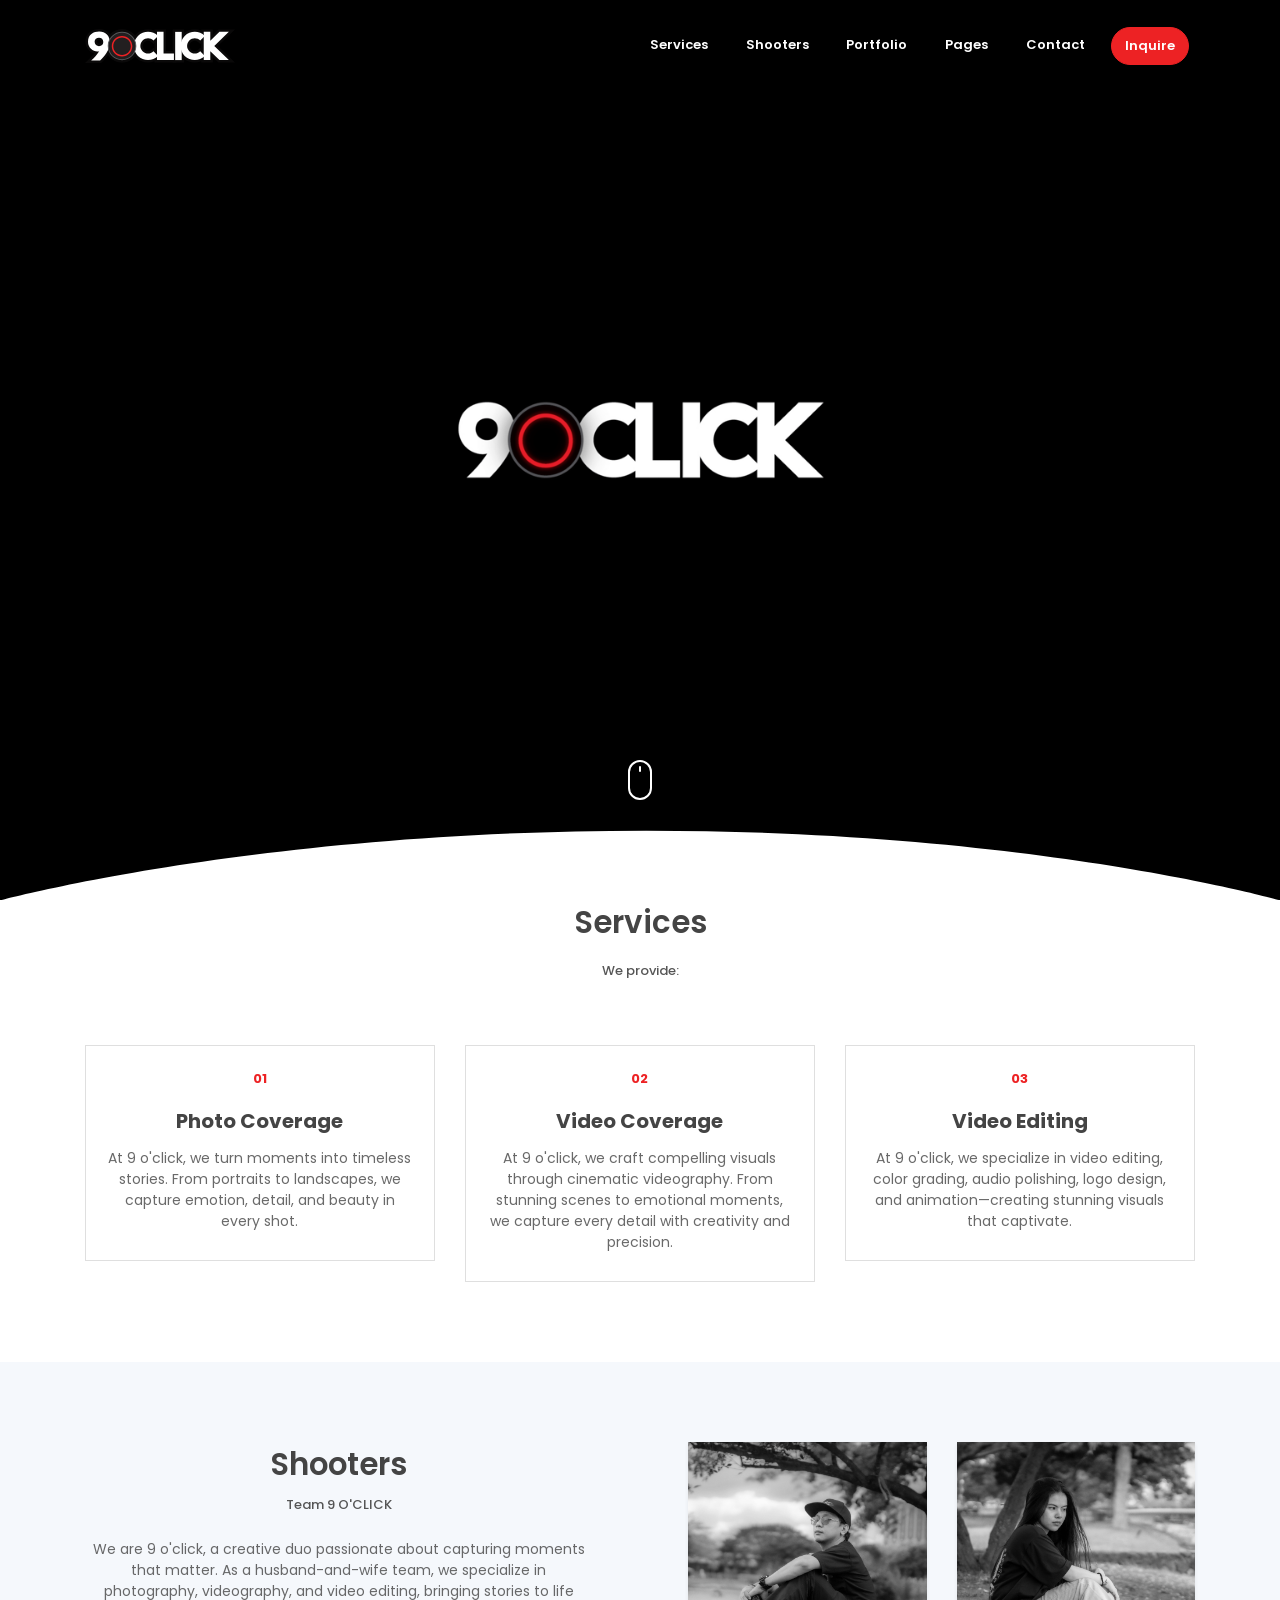
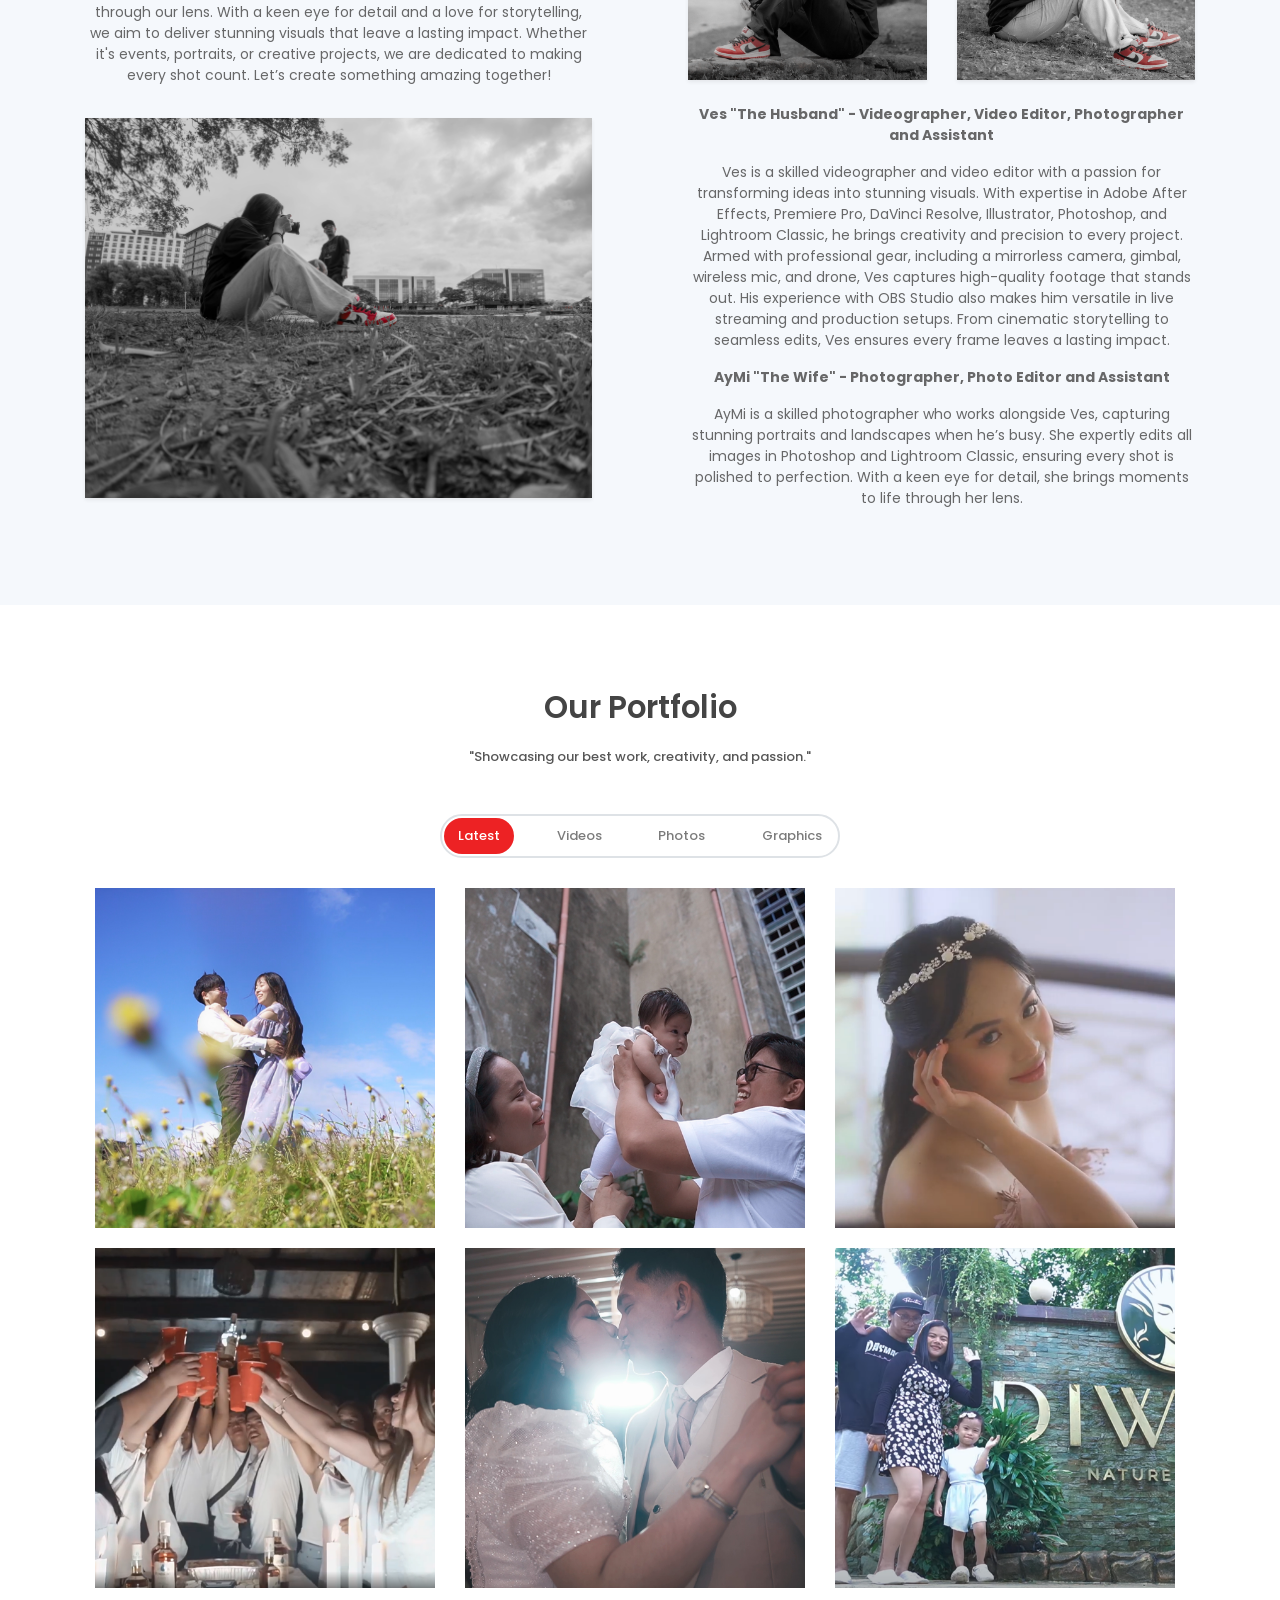
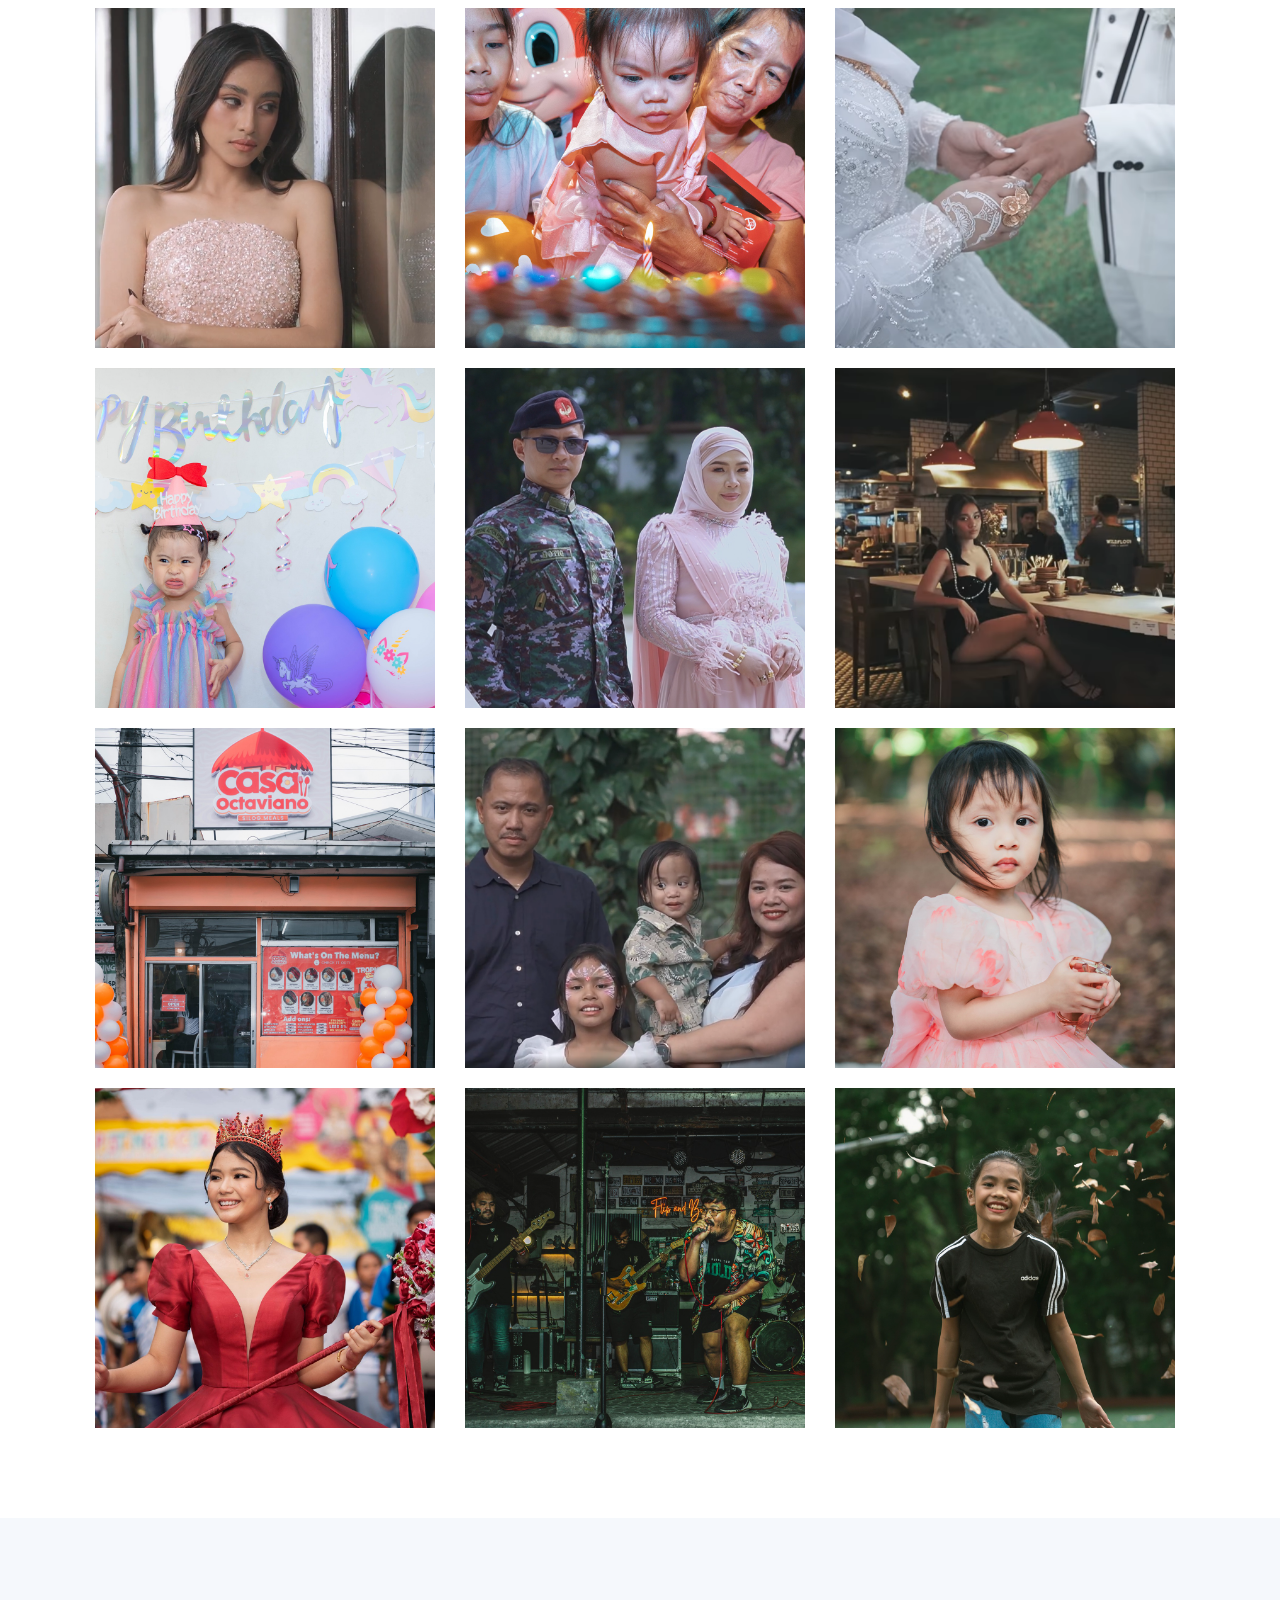
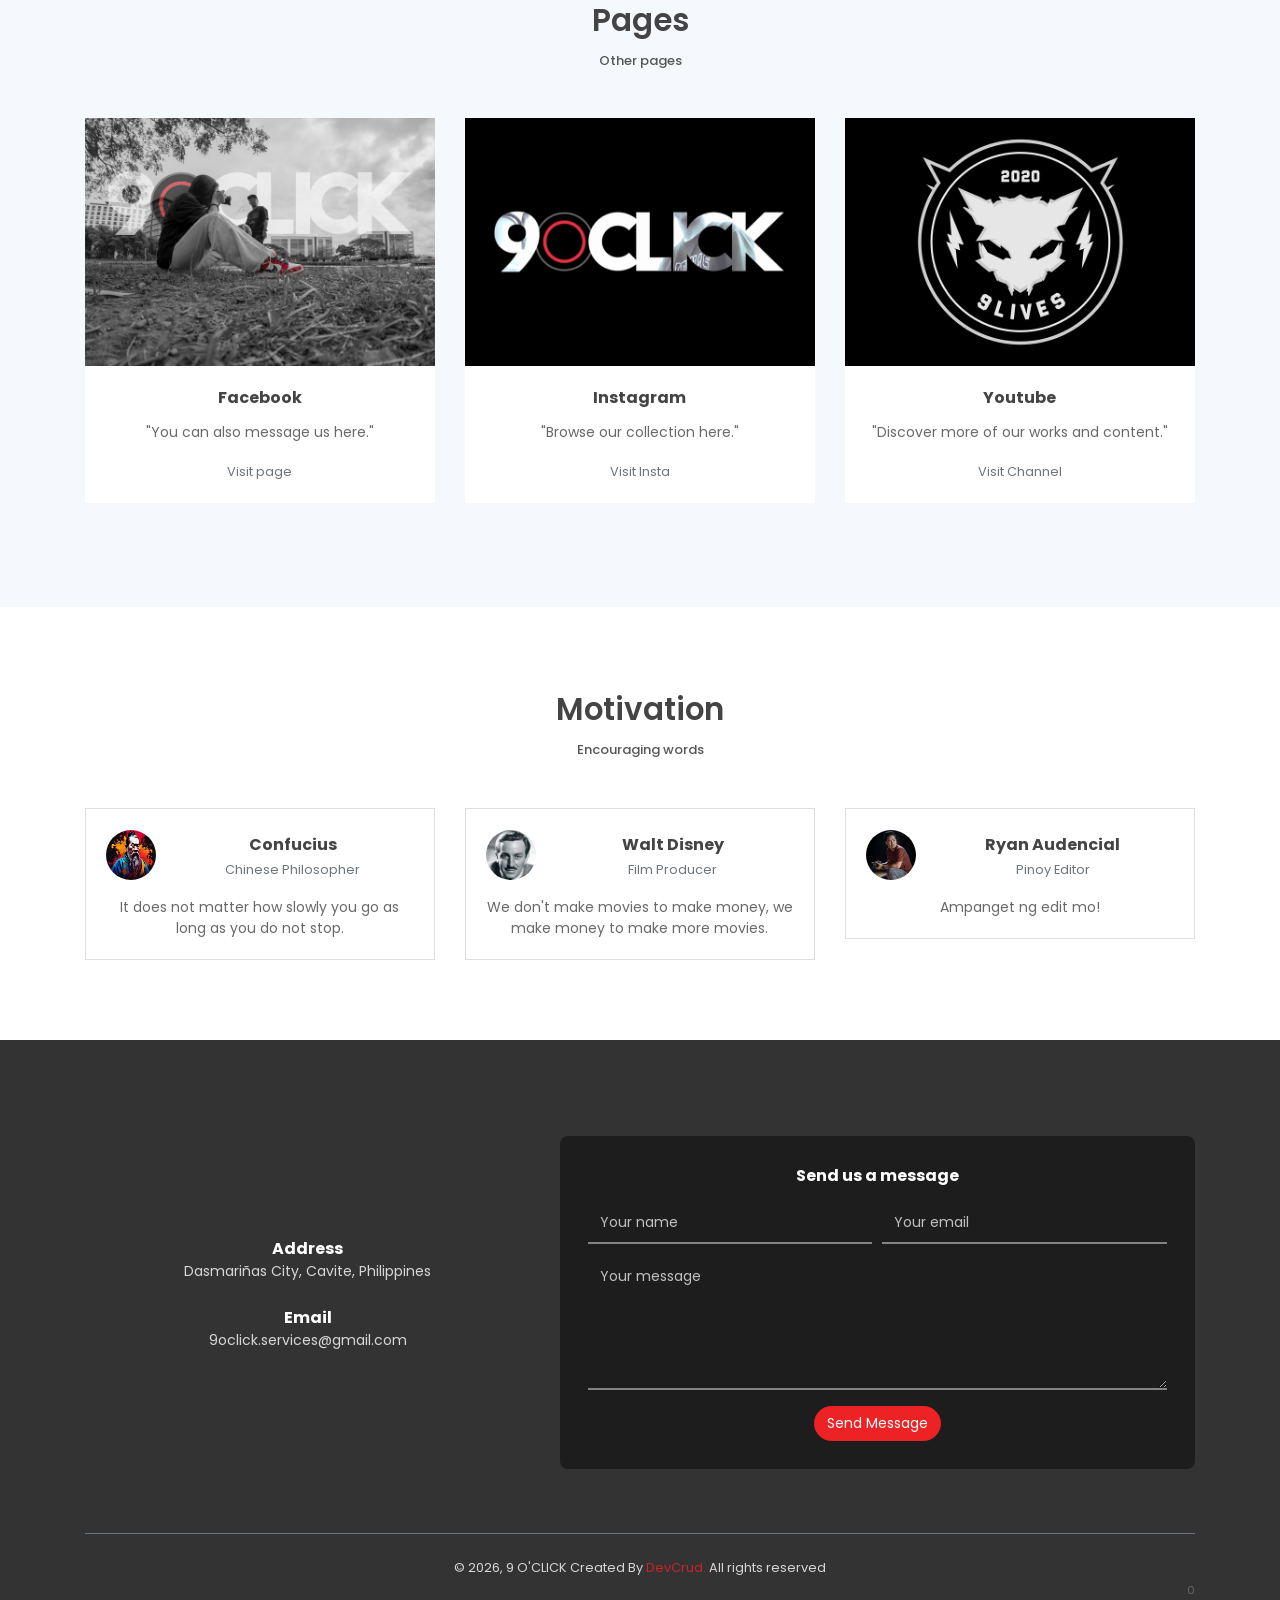
<file: index.html>
<!DOCTYPE html>
<html lang="en">
<head>
    <!-- Favicons -->
    <link href="assets/imgs/favicon.png" rel="icon">
    <link href="assets/imgs/apple-touch-icon.png" rel="apple-touch-icon">
	<meta charset="utf-8">
    <meta name="viewport" content="width=device-width, initial-scale=1, shrink-to-fit=no">
    <meta name="description" content="Where Every Click Tells a Story.">
    <meta name="author" content="Devcrud">
    <title>9 O'CLICK</title>
    <!-- font icons -->
    <link rel="stylesheet" href="assets/vendors/themify-icons/css/themify-icons.css">
    <!-- Bootstrap + LeadMark main styles -->
	<link rel="stylesheet" href="assets/css/leadmark.css">
</head>
<body data-spy="scroll" data-target=".navbar" data-offset="40" id="home">
    <!-- page Navigation -->
    <nav class="navbar custom-navbar navbar-expand-md navbar-light fixed-top" data-spy="affix" data-offset-top="10">
        <div class="container">
            <a class="navbar-brand" href="#">
                <img src="assets/imgs/logo.svg" alt="">
            </a>
            <button class="navbar-toggler ml-auto" type="button" data-toggle="collapse" data-target="#navbarSupportedContent" aria-controls="navbarSupportedContent" aria-expanded="false" aria-label="Toggle navigation">
                <span class="navbar-toggler-icon"></span>
            </button>
            <div class="collapse navbar-collapse" id="navbarSupportedContent">
                <ul class="navbar-nav ml-auto">                     
                    <li class="nav-item">
                        <a class="nav-link" href="#service">Services</a>
                    </li>
                    <li class="nav-item">
                        <a class="nav-link" href="#about">Shooters</a>
                    </li>
                    <li class="nav-item">
                        <a class="nav-link" href="#portfolio">Portfolio</a>
                    </li>
                    <li class="nav-item">
                        <a class="nav-link" href="#blog">Pages</a>
                    </li>
                    <li class="nav-item">
                        <a class="nav-link" href="#contact">Contact</a>
                    </li>
                    <li class="nav-item">
                        <a href="https://www.facebook.com/messages/t/106342668557412" class="ml-4 nav-link btn btn-primary btn-sm rounded">Inquire</a>
                    </li>
                </ul>
            </div>
        </div>
    </nav>
    <!-- End Of Second Navigation -->

    <!-- Page Header -->
    <header class="header">
        <div class="overlay">
            <h1 class="subtitle"></h1>
            <h2></h2>  
        </div>  
        <div class="shape">
            <svg viewBox="0 0 1500 200">
                <path d="m 0,240 h 1500.4828 v -71.92164 c 0,0 -286.2763,-81.79324 -743.19024,-81.79324 C 300.37862,86.28512 0,168.07836 0,168.07836 Z"/>
            </svg>
        </div>  
        <div class="mouse-icon"><div class="wheel"></div></div>
    </header>
    <!-- End Of Page Header -->

    <!-- Service Section -->
    <section  id="service" class="section pt-0">
        <div class="container">
            <h6 class="section-title text-center">Services</h6>
            <h6 class="section-subtitle text-center mb-5 pb-3">We provide:</h6>

            <div class="row">
                <div class="col-md-4">
                    <div class="card mb-4 mb-md-0">
                        <div class="card-body">
                            <small class="text-primary font-weight-bold">01</small>
                            <h5 class="card-title mt-3"> Photo Coverage <h5>
                            <p class="mb-0">At 9 o'click, we turn moments into timeless stories. From portraits to landscapes, we capture emotion, detail, and beauty in every shot.</p>
                        </div>
                    </div>
                </div>
                <div class="col-md-4">
                    <div class="card mb-4 mb-md-0">
                        <div class="card-body">
                            <small class="text-primary font-weight-bold">02</small>
                            <h5 class="card-title mt-3">Video Coverage<h5>
                            <p class="mb-0">At 9 o'click, we craft compelling visuals through cinematic videography. From stunning scenes to emotional moments, we capture every detail with creativity and precision.</p>
                        </div>
                    </div>
                </div>
                <div class="col-md-4">
                    <div class="card mb-4 mb-md-0">
                        <div class="card-body">
                            <small class="text-primary font-weight-bold">03</small>
                            <h5 class="card-title mt-3">Video Editing<h5>
                            <p class="mb-0">At 9 o'click, we specialize in video editing, color grading, audio polishing, logo design, and animation—creating stunning visuals that captivate.</p>
                        </div>
                    </div>
                </div>              
            </div>
        </div>
    </section>
    <!-- End OF Service Section -->

    <!-- About Section -->
    <section class="section" id="about">
        <div class="container">
            <div class="row justify-content-between">
                <div class="col-md-6 pr-md-5 mb-4 mb-md-0">
                    <h6 class="section-title mb-0">Shooters</h6>
                    <h6 class="section-subtitle mb-4">Team 9 O'CLICK</h6>
                    <p >We are 9 o'click, a creative duo passionate about capturing moments that matter. As a husband-and-wife team, we specialize in photography, videography, and video editing, bringing stories to life through our lens. With a keen eye for detail and a love for storytelling, we aim to deliver stunning visuals that leave a lasting impact. Whether it's events, portraits, or creative projects, we are dedicated to making every shot count.

Let’s create something amazing together!</p>
                    <img src="assets/imgs/about.jpg" alt="" class="w-100 mt-3 shadow-sm">
                </div>
                <div class="col-md-6 pl-md-5">
                    <div class="row">
                        <div class="col-6">
                            <img src="assets/imgs/about-1.jpg" alt="" class="w-100 shadow-sm">
                        </div>
                        <div class="col-6">
                            <img src="assets/imgs/about-2.jpg" alt="" class="w-100 shadow-sm">
                        </div>
                        <div class="col-12 mt-4">
                            <p><b>Ves "The Husband" - Videographer, Video Editor, Photographer and Assistant</b><br>
							<p>Ves is a skilled videographer and video editor with a passion for transforming ideas into stunning visuals. With expertise in Adobe After Effects, Premiere Pro, DaVinci Resolve, Illustrator, Photoshop, and Lightroom Classic, he brings creativity and precision to every project.

Armed with professional gear, including a mirrorless camera, gimbal, wireless mic, and drone, Ves captures high-quality footage that stands out. His experience with OBS Studio also makes him versatile in live streaming and production setups.

From cinematic storytelling to seamless edits, Ves ensures every frame leaves a lasting impact.</p>
                            <p><b>AyMi "The Wife" - Photographer, Photo Editor and Assistant</b><br>
                            </p>
                            <p>AyMi is a skilled photographer who works alongside Ves, capturing stunning portraits and landscapes when he’s busy. She expertly edits all images in Photoshop and Lightroom Classic, ensuring every shot is polished to perfection. With a keen eye for detail, she brings moments to life through her lens.</p>
                        </div>
                    </div>
                </div>
            </div>              
        </div>
    </section>
    <!-- End OF About Section -->

    <!-- Portfolio Section -->
    <section id="portfolio" class="section portfolio-section">
        <div class="container">
            <h6 class="section-title text-center">Our Portfolio</h6>
            <h6 class="section-subtitle mb-5 text-center">"Showcasing our best work, creativity, and passion."</h6>
            <div class="filters">
                <a href="#" data-filter=".new" class="active">
                    Latest
                </a>
                <a href="#" data-filter=".videos">
                    Videos
                </a>
                <a href="#" data-filter=".photos">
                    Photos
                </a>
                <a href="#" data-filter=".web">
                    Graphics
                </a>
            </div>
            <div class="portfolio-container"> 


<div class="col-md-6 col-lg-4 videos new">
    <div class="portfolio-item">
        <img src="assets/imgs/miyuki.png" class="img-fluid" alt="Advertising Image">
        <div class="content-holder">
            <div class="text-holder">
                <h6 class="title">勝義 & 美幸</h6>
                <p class="subtitle">"Like a love song on repeat. Sweet, cinematic, and meant to be."</p>
                <a href="https://drive.google.com/file/d/1xuLg3pyY5XQe7w8aluM4gO5TLGxsxhsn/view?usp=sharing" target="_blank" class="btn btn-primary mt-2">PLAY</a>
            </div>
        </div>
    </div>
</div>


<div class="col-md-6 col-lg-4 videos new">
    <div class="portfolio-item">
        <img src="assets/imgs/merijeiakaye.png" class="img-fluid" alt="Advertising Image">
        <div class="content-holder">
            <div class="text-holder">
                <h6 class="title">MERI JEIA KAYE</h6>
                <p class="subtitle">"Behind this beautiful smile is a story of perseverance, faith, and parents who never gave up."</p>
                <a href="https://drive.google.com/file/d/1C0HL3oJPVVRJkY0A6Vb5OtMsfRYypexT/view?usp=sharing" target="_blank" class="btn btn-primary mt-2">PLAY</a>
            </div>
        </div>
    </div>
</div>



<div class="col-md-6 col-lg-4 videos new">
    <div class="portfolio-item">
        <img src="assets/imgs/cassy.png" class="img-fluid" alt="Advertising Image">
        <div class="content-holder">
            <div class="text-holder">
                <h6 class="title">CASSY 18TH</h6>
                <p class="subtitle">"UNLOCKED. A new chapter begins. Save the date for Cassy’s debut."</p>
                <a href="https://drive.google.com/file/d/1TU1hylDjLfnTp36aY2L6OaWQKnUHrwOV/view?usp=sharing" target="_blank" class="btn btn-primary mt-2">PLAY</a>
            </div>
        </div>
    </div>
</div>





<div class="col-md-6 col-lg-4 videos new">
    <div class="portfolio-item">
        <img src="assets/imgs/brbs25.png" class="img-fluid" alt="Advertising Image">
        <div class="content-holder">
            <div class="text-holder">
                <h6 class="title">BRBS 2025</h6>
                <p class="subtitle">"BRBS 2025 Wrap-Up Party — old friends, full chaos, zero chill, maximum tawa!"</p>
                <a href="https://drive.google.com/file/d/1znpDax95X9xh_4XifAQzJLEFSjLsEeOd/view?usp=sharing" target="_blank" class="btn btn-primary mt-2">PLAY</a>
            </div>
        </div>
    </div>
</div>

<div class="col-md-6 col-lg-4 videos new">
    <div class="portfolio-item">
        <img src="assets/imgs/mavinvane.png" class="img-fluid" alt="Advertising Image">
        <div class="content-holder">
            <div class="text-holder">
                <h6 class="title">MAVIN & VANESSA</h6>
                <p class="subtitle">"Soft moments, gentle smiles, and a love meant to last."</p>
                <a href="https://drive.google.com/file/d/1vc1bBDQqYyZU5F3cOMgh2bGVoermb9P1/view?usp=sharing" target="_blank" class="btn btn-primary mt-2">PLAY</a>
            </div>
        </div>
    </div>
</div>


				

<div class="col-md-6 col-lg-4 videos new">
    <div class="portfolio-item">
        <img src="assets/imgs/diwatanature.png" class="img-fluid" alt="Advertising Image">
        <div class="content-holder">
            <div class="text-holder">
                <h6 class="title">DIWATA NATURE RESORT</h6>
                <p class="subtitle">"Thank you! Vlog"</p>
                <a href="https://drive.google.com/file/d/1hFof8Tl1nU7YVeP6VtE7xfk2IFYkYZiB/view?usp=sharing" target="_blank" class="btn btn-primary mt-2">PLAY</a>
            </div>
        </div>
    </div>
</div>

<div class="col-md-6 col-lg-4 videos new">
    <div class="portfolio-item">
        <img src="assets/imgs/czyrill.png" class="img-fluid" alt="Advertising Image">
        <div class="content-holder">
            <div class="text-holder">
                <h6 class="title">CZYRILL 18TH</h6>
                <p class="subtitle">"SAME DAY EDIT. 18. Fearless. Flawless. Unstoppable."</p>
                <a href="https://drive.google.com/file/d/1wJolI2D8gUhLNO3W93lzNqjAiFdv-vxE/view?usp=sharing" class="btn btn-primary mt-2">PLAY</a>
            </div>
        </div>
    </div>
</div>

<div class="col-md-6 col-lg-4 photos new">
    <div class="portfolio-item">
        <img src="assets/imgs/adira2nd.png" class="img-fluid" alt="Advertising Image">
        <div class="content-holder">
            <div class="text-holder">
                <h6 class="title">ADIRA'S 2ND</h6>
                <p class="subtitle">"Adira’s 2nd Birthday Celebration"</p>
                <a href="https://www.facebook.com/share/p/1NrdjcMcnH/" target="_blank" class="btn btn-primary mt-2">VIEW ALBUM</a>
            </div>
        </div>
    </div>
</div>

<div class="col-md-6 col-lg-4 videos new">
    <div class="portfolio-item">
        <img src="assets/imgs/maranaowed.png" class="img-fluid" alt="Advertising Image">
        <div class="content-holder">
            <div class="text-holder">
                <h6 class="title">NATIVE MARANAO WEDDING</h6>
                <p class="subtitle">"The wedding of Datu Al-Ukhaily and Bae Norhaifa"</p>
                <a href="https://drive.google.com/file/d/1J8C3GBp1TQH9p3dli1SmctJgJFw70_NC/view?usp=sharing" target="_blank" class="btn btn-primary mt-2">PLAY</a>
            </div>
        </div>
    </div>
</div>

<div class="col-md-6 col-lg-4 photos new">
    <div class="portfolio-item">
        <img src="assets/imgs/lunaarabella.png" class="img-fluid" alt="Advertising Image">
        <div class="content-holder">
            <div class="text-holder">
                <h6 class="title">LUNA ARABELLA</h6>
                <p class="subtitle">"Luna's turning 4"</p>
                <a href="https://www.facebook.com/share/p/1Ew9F1rP1f/" target="_blank" class="btn btn-primary mt-2">VIEW ALBUM</a>
            </div>
        </div>
    </div>
</div>

<div class="col-md-6 col-lg-4 videos new">
    <div class="portfolio-item">
        <img src="assets/imgs/zionjana.png" class="img-fluid" alt="Advertising Image">
        <div class="content-holder">
            <div class="text-holder">
                <h6 class="title">ZION & JANA</h6>
                <p class="subtitle">"Two hearts, one promise. Capt. Zion  & Doc. Jana"</p>
                <a href="https://drive.google.com/file/d/1Koixm4oAqGEk3AVxIsXv9akHegJzdhJV/view?usp=sharing" target="_blank" class="btn btn-primary mt-2">PLAY</a>
            </div>
        </div>
    </div>
</div>

<div class="col-md-6 col-lg-4 videos new">
    <div class="portfolio-item">
        <img src="assets/imgs/yrianna.png" class="img-fluid" alt="Advertising Image">
        <div class="content-holder">
            <div class="text-holder">
                <h6 class="title">YRIANNA</h6>
                <p class="subtitle">"Yrianna’s pre-debut video highlights - a portrait of modern sophistication."</p>
                <a href="https://drive.google.com/file/d/1GU-mXGnOK08pHMV-mmd83gBkWkKdoBap/view?usp=sharing" target="_blank" class="btn btn-primary mt-2">PLAY</a>
            </div>
        </div>
    </div>
</div>

<div class="col-md-6 col-lg-4 photos new">
    <div class="portfolio-item">
        <img src="assets/imgs/octaviano.png" class="img-fluid" alt="Advertising Image">
        <div class="content-holder">
            <div class="text-holder">
                <h6 class="title">CASA OCTAVIANO</h6>
                <p class="subtitle">"Grand Opening"</p>
                <a href="https://www.facebook.com/share/p/14V8vhVZ1tG/" target="_blank" class="btn btn-primary mt-2">VIEW ALBUM</a>
            </div>
        </div>
    </div>
</div>

<div class="col-md-6 col-lg-4 videos new">
    <div class="portfolio-item">
        <img src="assets/imgs/kylen.png" class="img-fluid" alt="Advertising Image">
        <div class="content-holder">
            <div class="text-holder">
                <h6 class="title">BABY KYLEN MAXWELL</h6>
                <p class="subtitle">"A day filled with love, faith, and new beginnings. Welcome to the Christian world"</p>
                <a href="https://drive.google.com/file/d/1JVsNgi2QILsUeIeB9-CDnuGyr4fIoD8r/view?usp=sharing" target="_blank" class="btn btn-primary mt-2">PLAY</a>
            </div>
        </div>
    </div>
</div>

<div class="col-md-6 col-lg-4 photos new">
    <div class="portfolio-item">
        <img src="assets/imgs/eunoia.png" class="img-fluid" alt="Advertising Image">
        <div class="content-holder">
            <div class="text-holder">
                <h6 class="title">EUNOIA</h6>
                <p class="subtitle">"2nd Birthday"</p>
                <a href="https://www.facebook.com/share/p/1HR6NZcVNp/" target="_blank" class="btn btn-primary mt-2">VIEW ALBUM</a>
            </div>
        </div>
    </div>
</div>

<div class="col-md-6 col-lg-4 photos new">
    <div class="portfolio-item">
        <img src="assets/imgs/reynaelena.png" class="img-fluid" alt="Advertising Image">
        <div class="content-holder">
            <div class="text-holder">
                <h6 class="title">SANTACRUZAN</h6>
                <p class="subtitle">"SAGALA 2025"</p>
                <a href="https://www.facebook.com/share/p/1ELHYuNKwV/" target="_blank" class="btn btn-primary mt-2">VIEW ALBUM</a>
            </div>
        </div>
    </div>
</div>

<div class="col-md-6 col-lg-4 photos new">
    <div class="portfolio-item">
        <img src="assets/imgs/kyahph.png" class="img-fluid" alt="Advertising Image">
        <div class="content-holder">
            <div class="text-holder">
                <h6 class="title">NIGHT GIG</h6>
                <p class="subtitle">"KYAH from DASMA"</p>
                <a href="https://www.facebook.com/share/p/1G6gLideBk/" target="_blank" class="btn btn-primary mt-2">VIEW ALBUM</a>
            </div>
        </div>
    </div>
</div>

<div class="col-md-6 col-lg-4 photos new">
    <div class="portfolio-item">
        <img src="assets/imgs/ella11.png" class="img-fluid" alt="Advertising Image">
        <div class="content-holder">
            <div class="text-holder">
                <h6 class="title">BIRTHDAY</h6>
                <p class="subtitle">"ARIELLA TURNING 11"</p>
                <a href="https://www.facebook.com/share/p/1CriKkVLSA/" target="_blank" class="btn btn-primary mt-2">VIEW ALBUM</a>
            </div>
        </div>
    </div>
</div>



<div class="col-md-6 col-lg-4 videos">
    <div class="portfolio-item">
        <img src="assets/imgs/rey60.png" class="img-fluid" alt="Advertising Image">
        <div class="content-holder">
            <div class="text-holder">
                <h6 class="title">REY @ 60TH</h6>
                <p class="subtitle">"Six decades of love, laughter, and a life well-celebrated — and he’s still got the moves!"</p>
                <a href="https://drive.google.com/file/d/1xrHCc1i4-tO2Usortff0G3SXQNuh7Flv/view?usp=sharing" target="_blank" class="btn btn-primary mt-2">PLAY</a>
            </div>
        </div>
    </div>
</div>
		    
	    
                                   

<div class="col-md-6 col-lg-4 photos">
    <div class="portfolio-item">
        <img src="assets/imgs/irenebday.jpg" class="img-fluid" alt="Advertising Image">
        <div class="content-holder">
            <div class="text-holder">
                <h6 class="title">BIRTHDAY</h6>
                <p class="subtitle">"30th Birthday Celebration"</p>
                <a href="https://web.facebook.com/share/p/1Beak5Qp9U" target="_blank" class="btn btn-primary mt-2">VIEW ALBUM</a>
            </div>
        </div>
    </div>
</div>
		    
<div class="col-md-6 col-lg-4 photos">
    <div class="portfolio-item">
        <img src="assets/imgs/janebday030425.jpg" class="img-fluid" alt="Advertising Image">
        <div class="content-holder">
            <div class="text-holder">
                <h6 class="title">BIRTHDAY</h6>
                <p class="subtitle">"Capturing unforgettable moments for Jane’s special day!"</p>
                <a href="https://www.instagram.com/p/DG0BF0-pK4h/?utm_source=ig_web_copy_link&igsh=MzRlODBiNWFlZA==" target="_blank" class="btn btn-primary mt-2">VIEW</a>
            </div>
        </div>
    </div>
</div>

<div class="col-md-6 col-lg-4 photos">
    <div class="portfolio-item">
        <img src="assets/imgs/otherside.jpg" class="img-fluid" alt="Advertising Image">
        <div class="content-holder">
            <div class="text-holder">
                <h6 class="title">AYALA TRIANGLE PARK</h6>
                <p class="subtitle">"Between realms, where reflections whisper secrets of another world."</p>
                <a href="https://web.facebook.com/photo?fbid=677133231543009&set=a.189971933592477" target="_blank" class="btn btn-primary mt-2">VIEW</a>
            </div>
        </div>
    </div>
</div>		    
		    
<div class="col-md-6 col-lg-4 photos">
    <div class="portfolio-item">
        <img src="assets/imgs/nuvali-flower.jpg" class="img-fluid" alt="Advertising Image">
        <div class="content-holder">
            <div class="text-holder">
                <h6 class="title">PHOTO</h6>
                <p class="subtitle">"Where art meets nature—spreading wings of imagination."</p>
                <a href="https://web.facebook.com/photo?fbid=661911016398564&set=a.189971933592477" target="_blank" class="btn btn-primary mt-2">VIEW</a>
            </div>
        </div>
    </div>
</div>
                
                
<div class="col-md-6 col-lg-4 web">
    <div class="portfolio-item">
        <img src="assets/imgs/logo.jpg" class="img-fluid" alt="Advertising Image">
        <div class="content-holder">
            <div class="text-holder">
                <h6 class="title">LOGO</h6>
                <p class="subtitle">"9o'click Logo"</p>
                <a href="https://web.facebook.com/photo/?fbid=654911377098528&set=a.189971930259144" target="_blank" class="btn btn-primary mt-2">VIEW</a>
            </div>
        </div>
    </div>
</div>                 
                
<div class="col-md-6 col-lg-4 photos">
    <div class="portfolio-item">
        <img src="assets/imgs/nuvaliblkgold.jpg" class="img-fluid" alt="Advertising Image">
        <div class="content-holder">
            <div class="text-holder">
                <h6 class="title">NUVALI BLK/GOLD</h6>
                <p class="subtitle">"Golden moments, muted tones, and city vibes."</p>
                <a href="https://web.facebook.com/media/set/?set=a.659488446640821&type=3" target="_blank" class="btn btn-primary mt-2">VIEW</a>
            </div>
        </div>
    </div>
</div>                 

<div class="col-md-6 col-lg-4 web">
    <div class="portfolio-item">
        <img src="assets/imgs/2dAnimation.jpg" class="img-fluid" alt="Advertising Image">
        <div class="content-holder">
            <div class="text-holder">
                <h6 class="title">2D ANIMATION</h6>
                <p class="subtitle">"Project Alex"</p>
                <a href="https://youtu.be/ixzq9xvRKZA?si=pXtC_Q28JRji4f7S" target="_blank" class="btn btn-primary mt-2">VIEW</a>
            </div>
        </div>
    </div>
</div>                 
                 
<div class="col-md-6 col-lg-4 web">
    <div class="portfolio-item">
        <img src="assets/imgs/socialdiscovery.jpg" class="img-fluid" alt="Advertising Image">
        <div class="content-holder">
            <div class="text-holder">
                <h6 class="title">LOGO ANIMATION</h6>
                <p class="subtitle">"Definite Studios: Social Discovery"</p>
                <a href="https://youtu.be/agDGZb7D0l8?si=5_aFDFwsni95EjhM" target="_blank" class="btn btn-primary mt-2">VIEW</a>
            </div>
        </div>
    </div>
</div>

<div class="col-md-6 col-lg-4 web">
    <div class="portfolio-item">
        <img src="assets/imgs/showreels.jpg" class="img-fluid" alt="Advertising Image">
        <div class="content-holder">
            <div class="text-holder">
                <h6 class="title">SHOWREEL</h6>
                <p class="subtitle">"9lives works"</p>
                <a href="https://youtu.be/a7HqWztUk88?si=PewbWC0KZuC34unV" target="_blank" class="btn btn-primary mt-2">VIEW</a>
            </div>
        </div>
    </div>
</div>

<div class="col-md-6 col-lg-4 web">
    <div class="portfolio-item">
        <img src="assets/imgs/karaoke.jpg" class="img-fluid" alt="Advertising Image">
        <div class="content-holder">
            <div class="text-holder">
                <h6 class="title">LYRICS & KARAOKE</h6>
                <p class="subtitle">"Sing Along Channel"</p>
                <a href="https://www.youtube.com/playlist?list=PLWfhxYcFJsD73a5oxqOLjylVKRofRLPqO" target="_blank" class="btn btn-primary mt-2">VIEW</a>
            </div>
        </div>
    </div>
</div>

<div class="col-md-6 col-lg-4 web">
    <div class="portfolio-item">
        <img src="assets/imgs/gamingclip.jpg" class="img-fluid" alt="Advertising Image">
        <div class="content-holder">
            <div class="text-holder">
                <h6 class="title">GAMING CONTENT</h6>
                <p class="subtitle">"Warzone Gameplay"</p>
                <a href="https://web.facebook.com/share/v/1622AEDAiP/" target="_blank" class="btn btn-primary mt-2">VIEW</a>
            </div>
        </div>
    </div>
</div>

<div class="col-md-6 col-lg-4 photos">
    <div class="portfolio-item">
        <img src="assets/imgs/masswedd.jpg" class="img-fluid" alt="Advertising Image">
        <div class="content-holder">
            <div class="text-holder">
                <h6 class="title">MASS WEDDING</h6>
                <p class="subtitle">"Random Couples at Dasmariñas Arena"</p>
                <a href="https://web.facebook.com/media/set/?set=a.659221186667547&type=3" target="_blank" class="btn btn-primary mt-2">VIEW</a>
            </div>
        </div>
    </div>
</div>



                    
            </div>   
        </div>            
    </section>
    <!-- End of portfolio section -->

    <!-- Blog Section -->
    <section class="section" id="blog">
        <div class="container">
            <h6 class="section-title mb-0 text-center">Pages</h6>
            <h6 class="section-subtitle mb-5 text-center">Other pages</h6>

            <div class="row">
                <div class="col-md-4">
                    <div class="card border-0 mb-4">
                        <img src="assets/imgs/blog-1.jpg" alt="" class="card-img-top w-100">
                        <div class="card-body">                         
                            <h6 class="card-title">Facebook</h6>
                            <p>"You can also message us here."</p>
                            <a href="https://web.facebook.com/9oclick" class="small text-muted">Visit page</a>
                        </div>
                    </div>
                </div>
                <div class="col-md-4">
                    <div class="card border-0 mb-4">
                        <img src="assets/imgs/blog-2.jpg" alt="" class="card-img-top w-100">
                        <div class="card-body">                         
                            <h6 class="card-title">Instagram</h5>
                            <p>"Browse our collection here."</p>
                            <a href="https://www.instagram.com/9oclick/" class="small text-muted">Visit Insta</a>
                        </div>
                    </div>
                </div>
                <div class="col-md-4">
                    <div class="card border-0 mb-4">
                        <img src="assets/imgs/blog-3.jpg" alt="" class="card-img-top w-100">
                        <div class="card-body">                         
                            <h6 class="card-title">Youtube</h6>
                            <p>"Discover more of our works and content."</p>
                            <a href="https://www.youtube.com/@9LIVES2020" class="small text-muted">Visit Channel</a>
                        </div>
                    </div>
                </div>
            </div>
        </div>
    </section>
    <!-- End of Blog Section -->

    <!-- Testmonial Section -->
    <section class="section" id="testmonial">
        <div class="container">
            <h6 class="section-title text-center mb-0">Motivation</h6>
            <h6 class="section-subtitle mb-5 text-center">Encouraging words</h6>
            <div class="row">
                <div class="col-md-4 my-3 my-md-0">
                    <div class="card">
                        <div class="card-body">
                            <div class="media align-items-center mb-3">
                                <img class="mr-3" src="assets/imgs/avatar.jpg" alt="">
                                <div class="media-body">
                                    <h6 class="mt-1 mb-0">Confucius</h6>
                                    <small class="text-muted mb-0">Chinese Philosopher</small>     
                                </div>
                            </div>
                            <p class="mb-0">It does not matter how slowly you go as long as you do not stop.</p>
                        </div>
                    </div>
                </div>
                <div class="col-md-4 my-3 my-md-0">
                    <div class="card">
                        <div class="card-body">
                            <div class="media align-items-center mb-3">
                                <img class="mr-3" src="assets/imgs/avatar-1.jpg" alt="">
                                <div class="media-body">
                                    <h6 class="mt-1 mb-0">Walt Disney</h6>
                                    <small class="text-muted mb-0">Film Producer</small>      
                                </div>
                            </div>
                            <p class="mb-0">We don't make movies to make money, we make money to make more movies.</p>
                        </div>
                    </div>
                </div>
                <div class="col-md-4 my-3 my-md-0">
                    <div class="card">
                        <div class="card-body">
                            <div class="media align-items-center mb-3">
                                <img class="mr-3" src="assets/imgs/avatar-2.jpg" alt="">
                                <div class="media-body">
                                    <h6 class="mt-1 mb-0">Ryan Audencial</h6>
                                    <small class="text-muted mb-0">Pinoy Editor</small>        
                                </div>
                            </div>
                            <p class="mb-0">Ampanget ng edit mo!</p>
                        </div>
                    </div>
                </div>
            </div>
        </div>
    </section>
    <!-- End of Testmonial Section -->

    <!-- Contact Section -->
    <section id="contact" class="section has-img-bg pb-0">
        <div class="container">
            <div class="row align-items-center">
                <div class="col-md-5 my-3">
                    <h6 class="mb-0">Address</h6>
                    <p class="mb-4">Dasmariñas City, Cavite, Philippines</p>

                    <h6 class="mb-0">Email</h6>
                    <p class="mb-0">9oclick.services@gmail.com</p>
                    <p></p>
                </div>
                <div class="col-md-7 my-3">
                    <form class="contact-email-form" action="https://formsubmit.co/9oclick.services@gmail.com" method="POST">
                        <input type="hidden" name="_subject" value="New website message from 9 O'CLICK">
                        <input type="hidden" name="_captcha" value="false">
                        <input type="hidden" name="_template" value="table">
                        <input type="hidden" name="_next" value="thank-you.html">
                        <h6 class="mb-3">Send us a message</h6>
                        <div class="form-row">
                            <div class="form-group col-md-6">
                                <input type="text" name="name" class="form-control" placeholder="Your name" required>
                            </div>
                            <div class="form-group col-md-6">
                                <input type="email" name="email" class="form-control" placeholder="Your email" required>
                            </div>
                        </div>
                        <div class="form-group">
                            <textarea name="message" class="form-control" rows="5" placeholder="Your message" required></textarea>
                        </div>
                        <button type="submit" class="btn btn-primary rounded">Send Message</button>
                    </form>
                </div>
            </div>
            <!-- Page Footer -->
            <footer class="mt-5 py-4 border-top border-secondary">
                <p class="mb-0 small">&copy; <script>document.write(new Date().getFullYear())</script>, 9 O'CLICK Created By <a href="https://www.devcrud.com" target="_blank">DevCrud.</a>  All rights reserved </p>     
                <p class="visitor-counter mb-0" aria-label="Visitor count"><span id="visitor-count">0</span></p>
            </footer>
            <!-- End of Page Footer -->  
        </div>
    </section>

	<!-- core  -->
    <script src="assets/vendors/jquery/jquery-3.4.1.js"></script>
    <script src="assets/vendors/bootstrap/bootstrap.bundle.js"></script>

    <!-- bootstrap 3 affix -->
	<script src="assets/vendors/bootstrap/bootstrap.affix.js"></script>

    <!-- Isotope -->
    <script src="assets/vendors/isotope/isotope.pkgd.js"></script>

    <!-- LeadMark js -->
    <script src="assets/js/leadmark.js"></script>
    


</body>
</html>
</file>
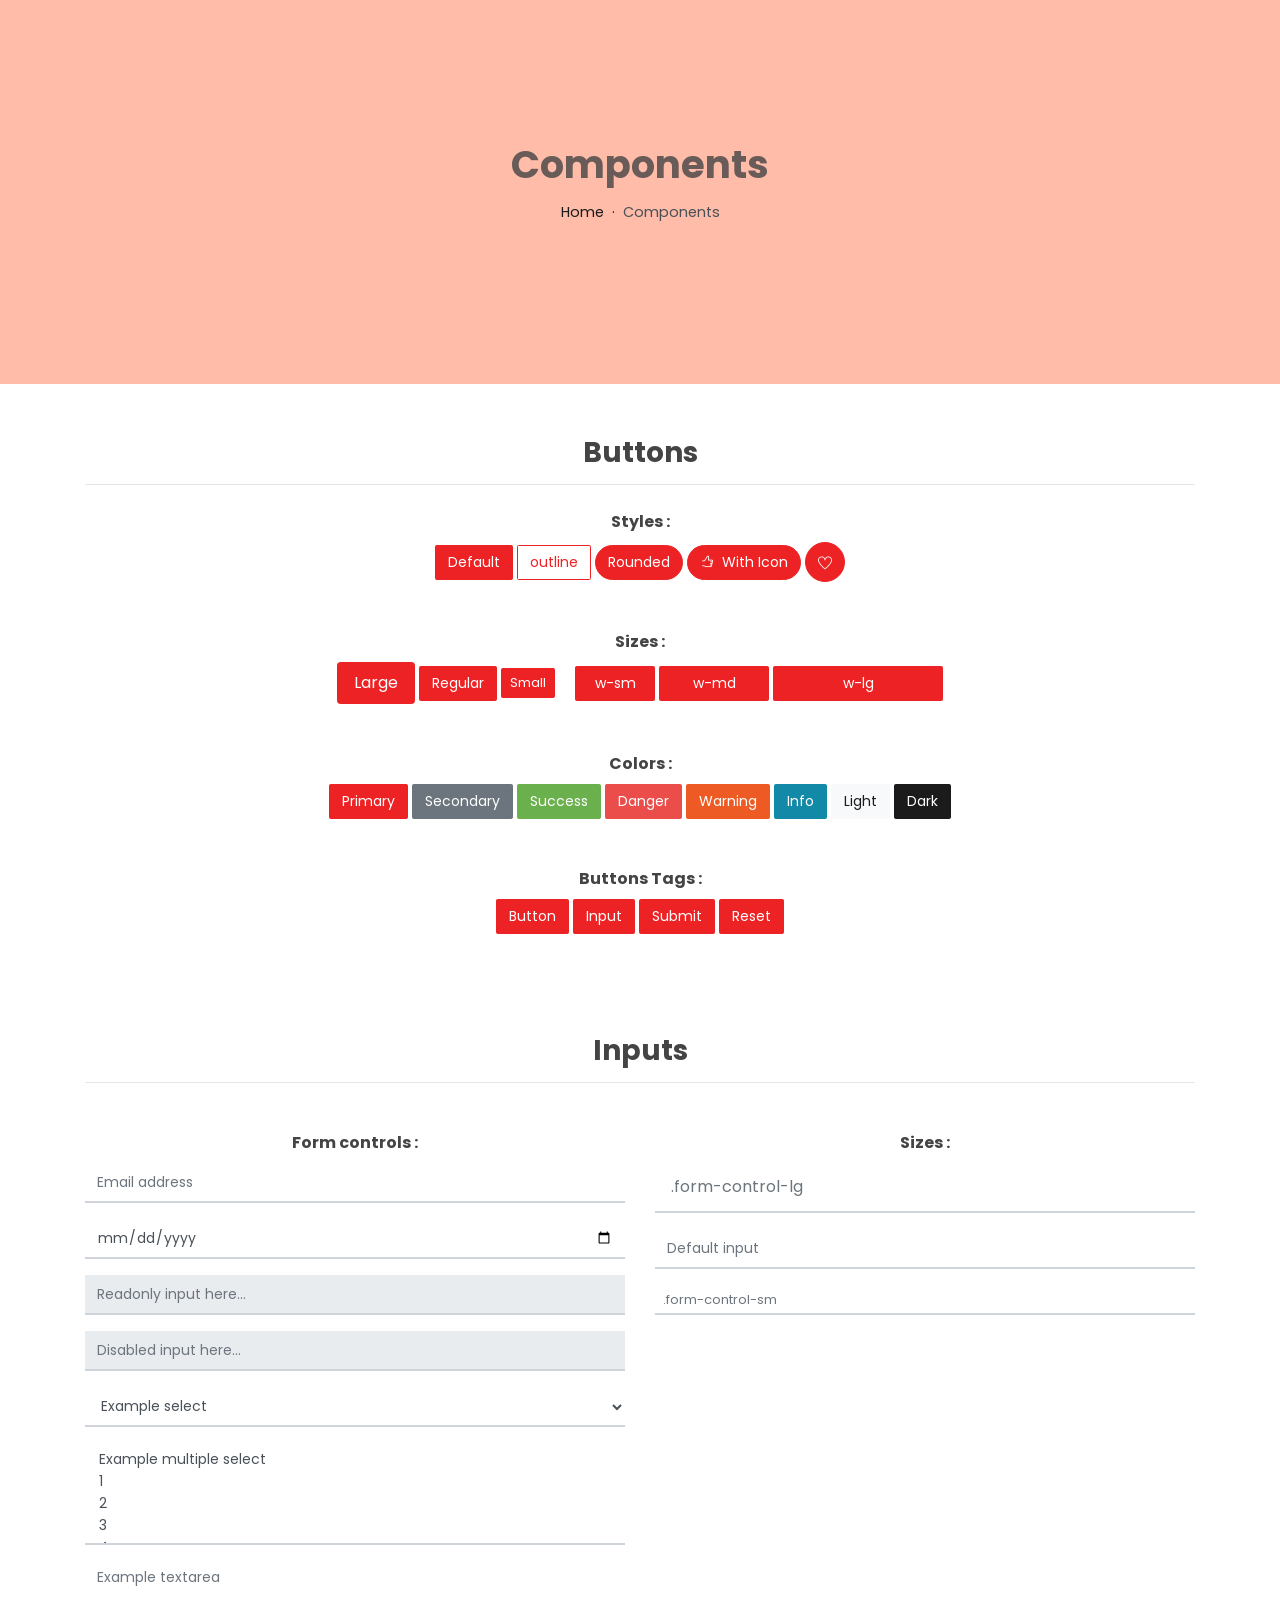
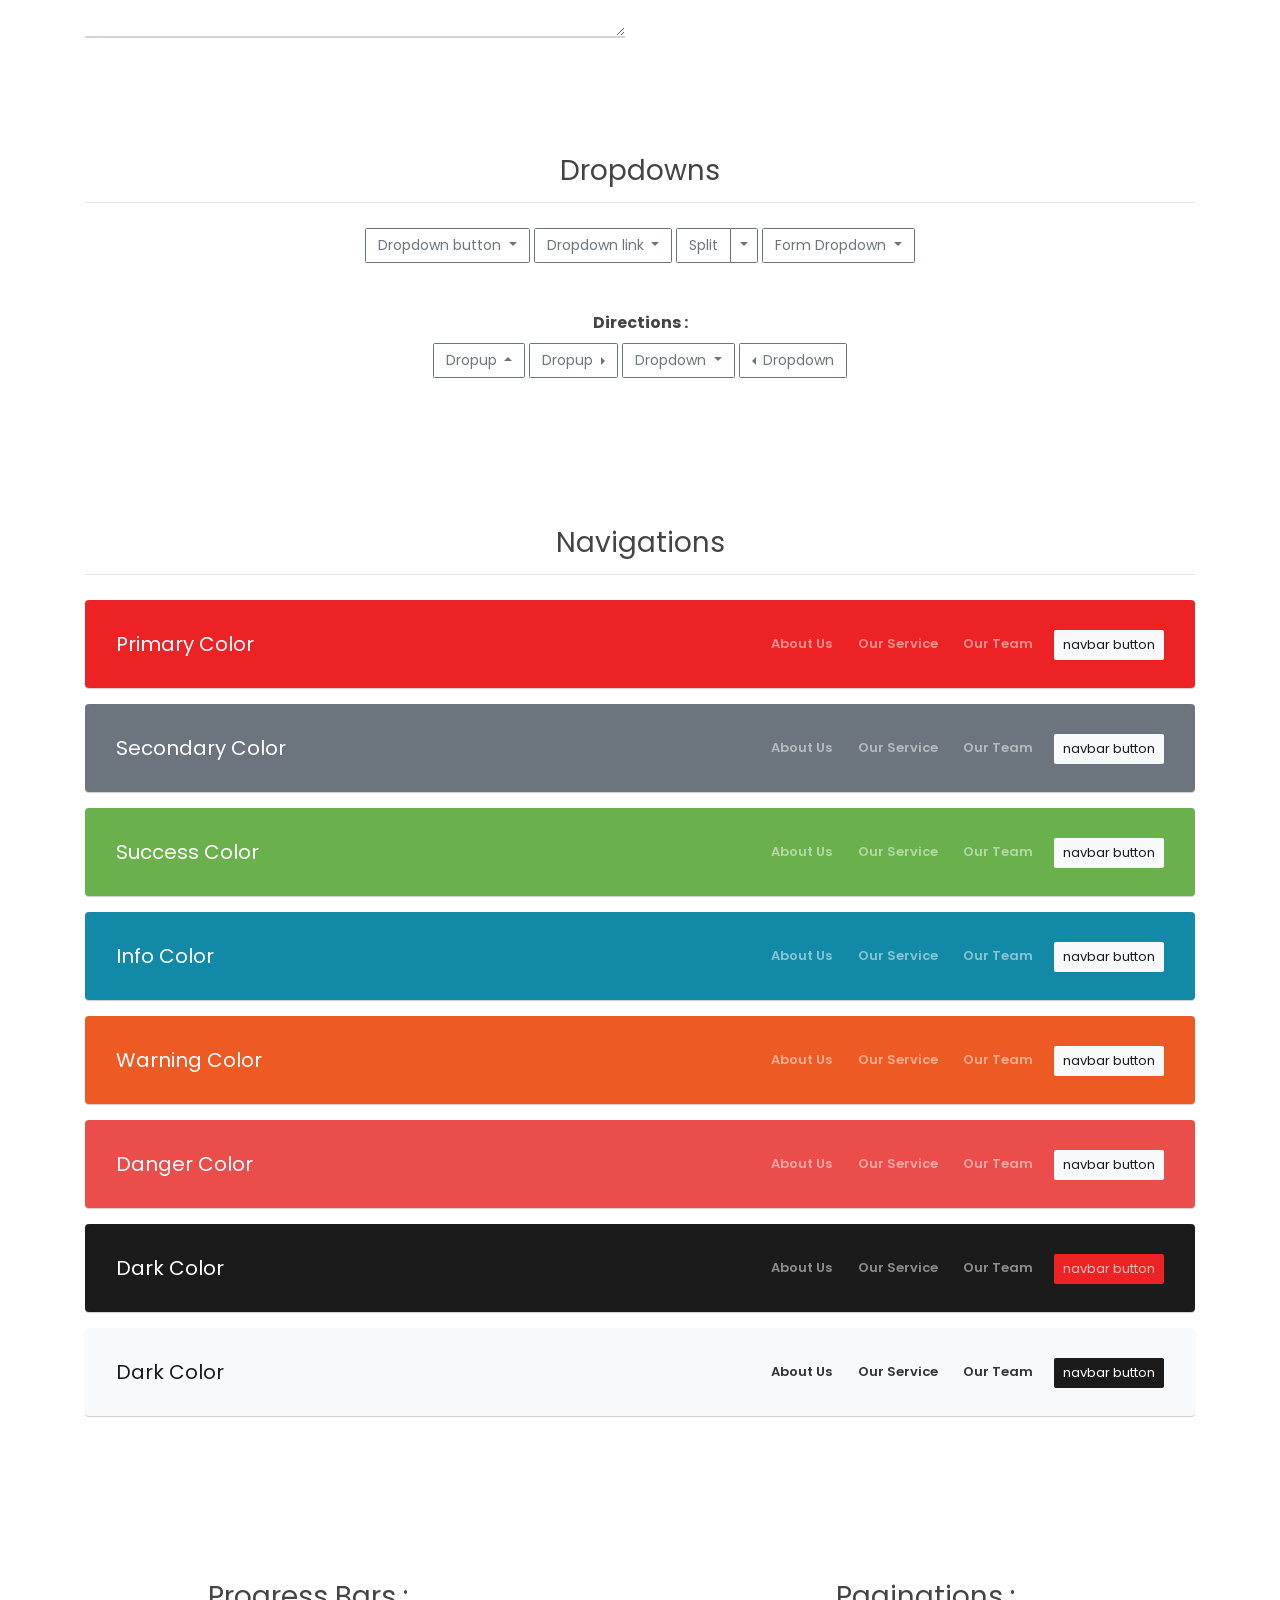
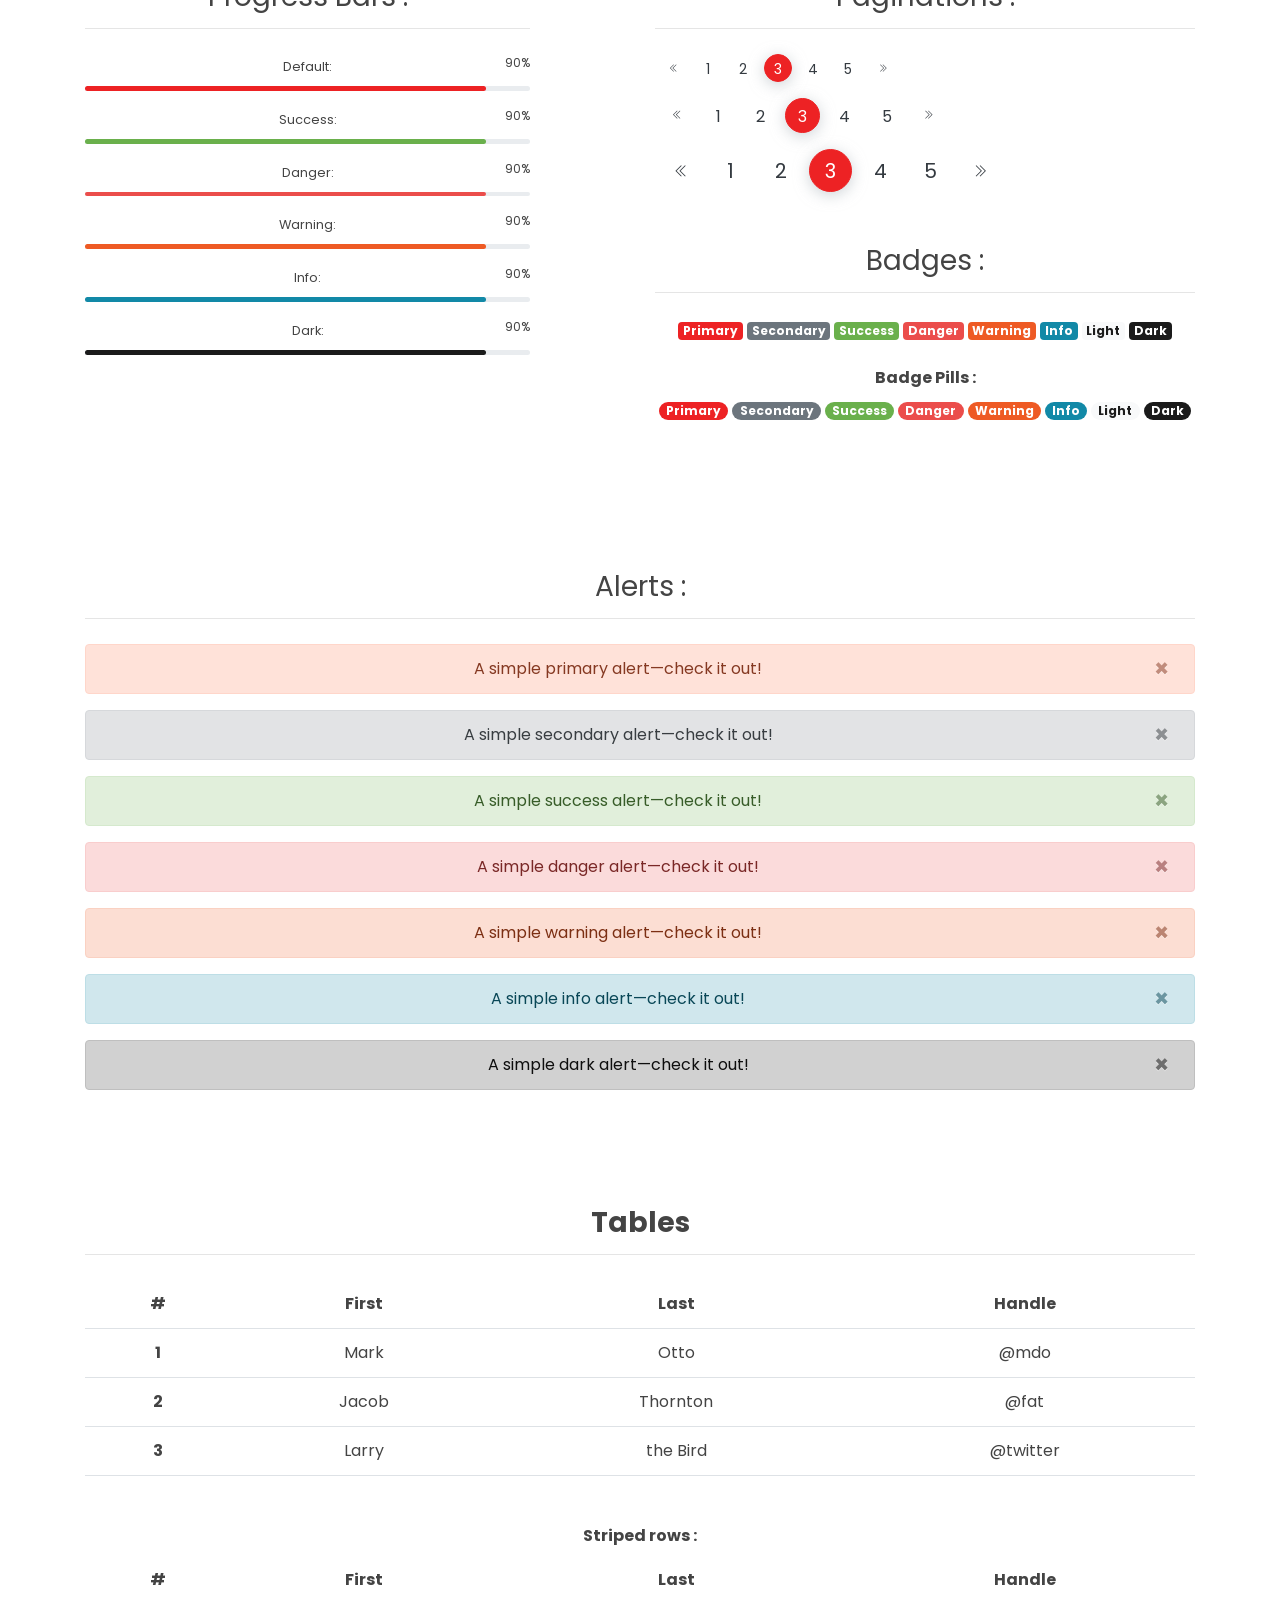
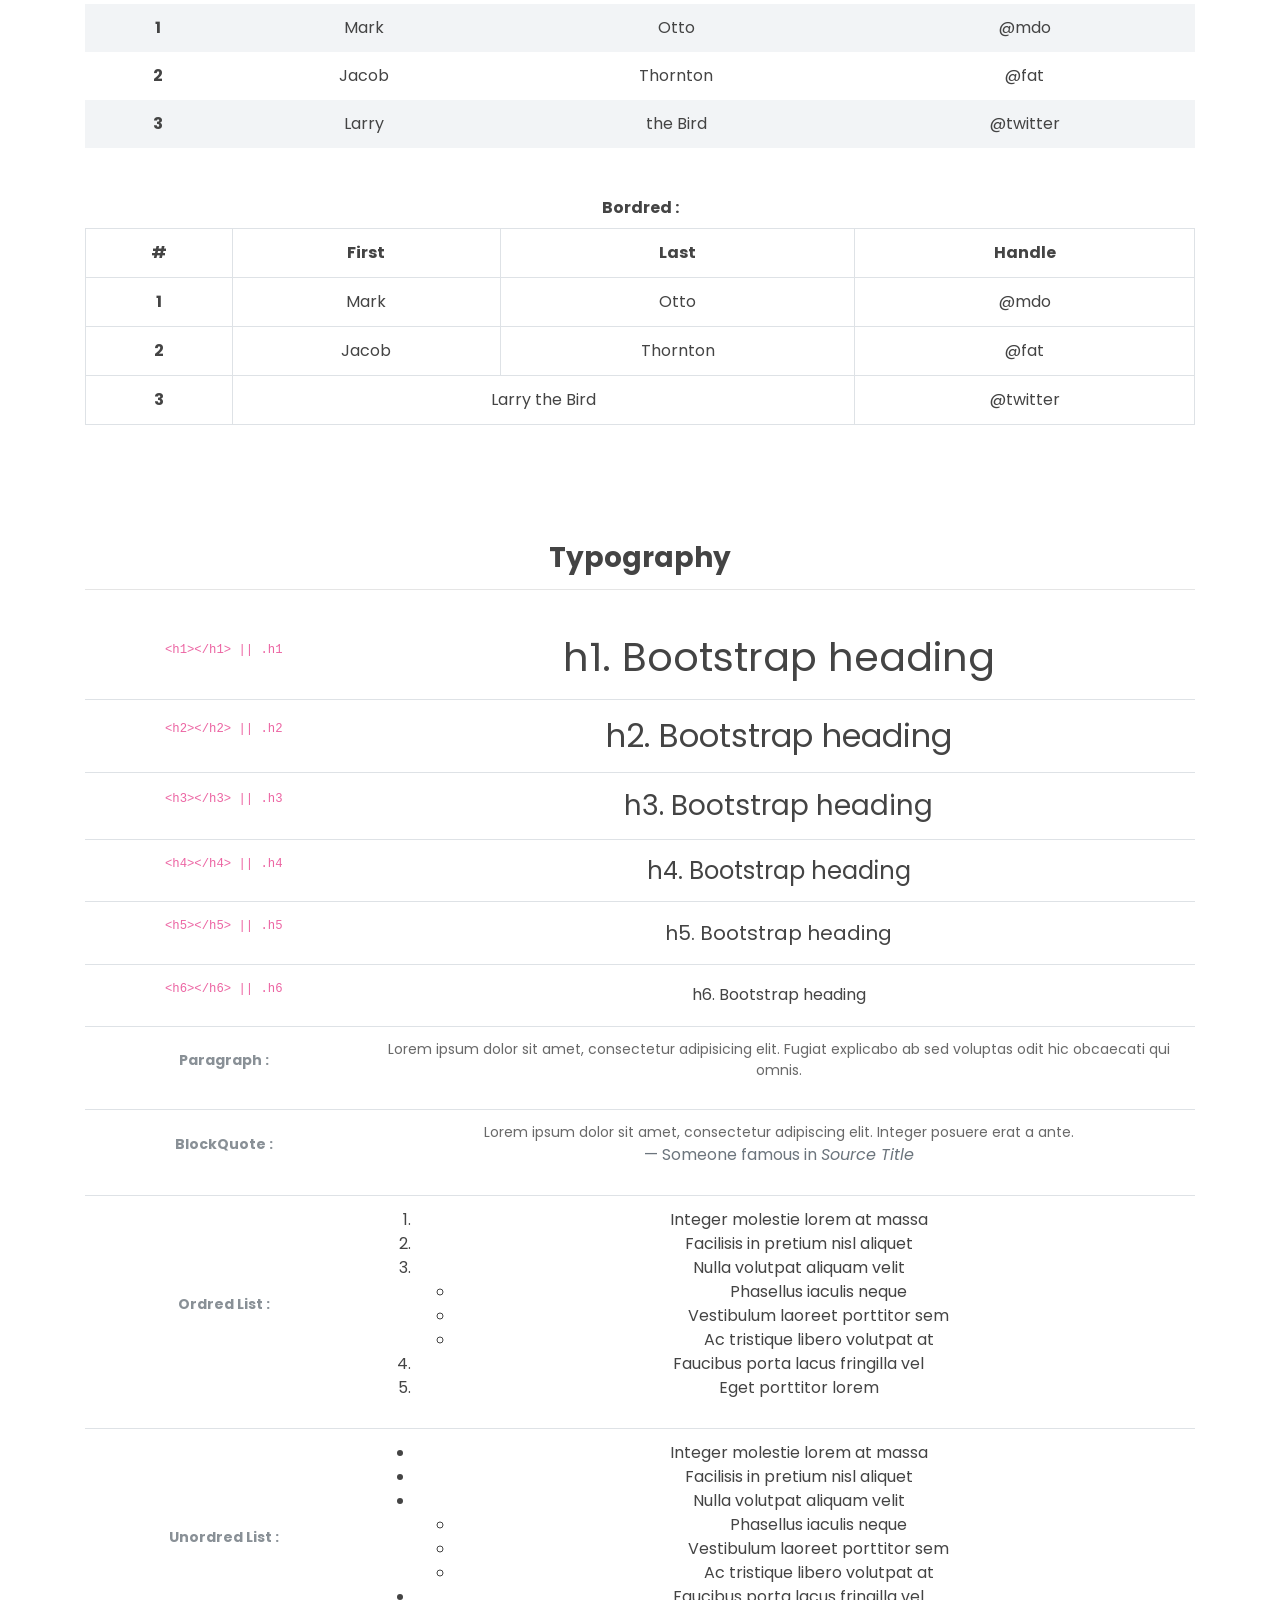
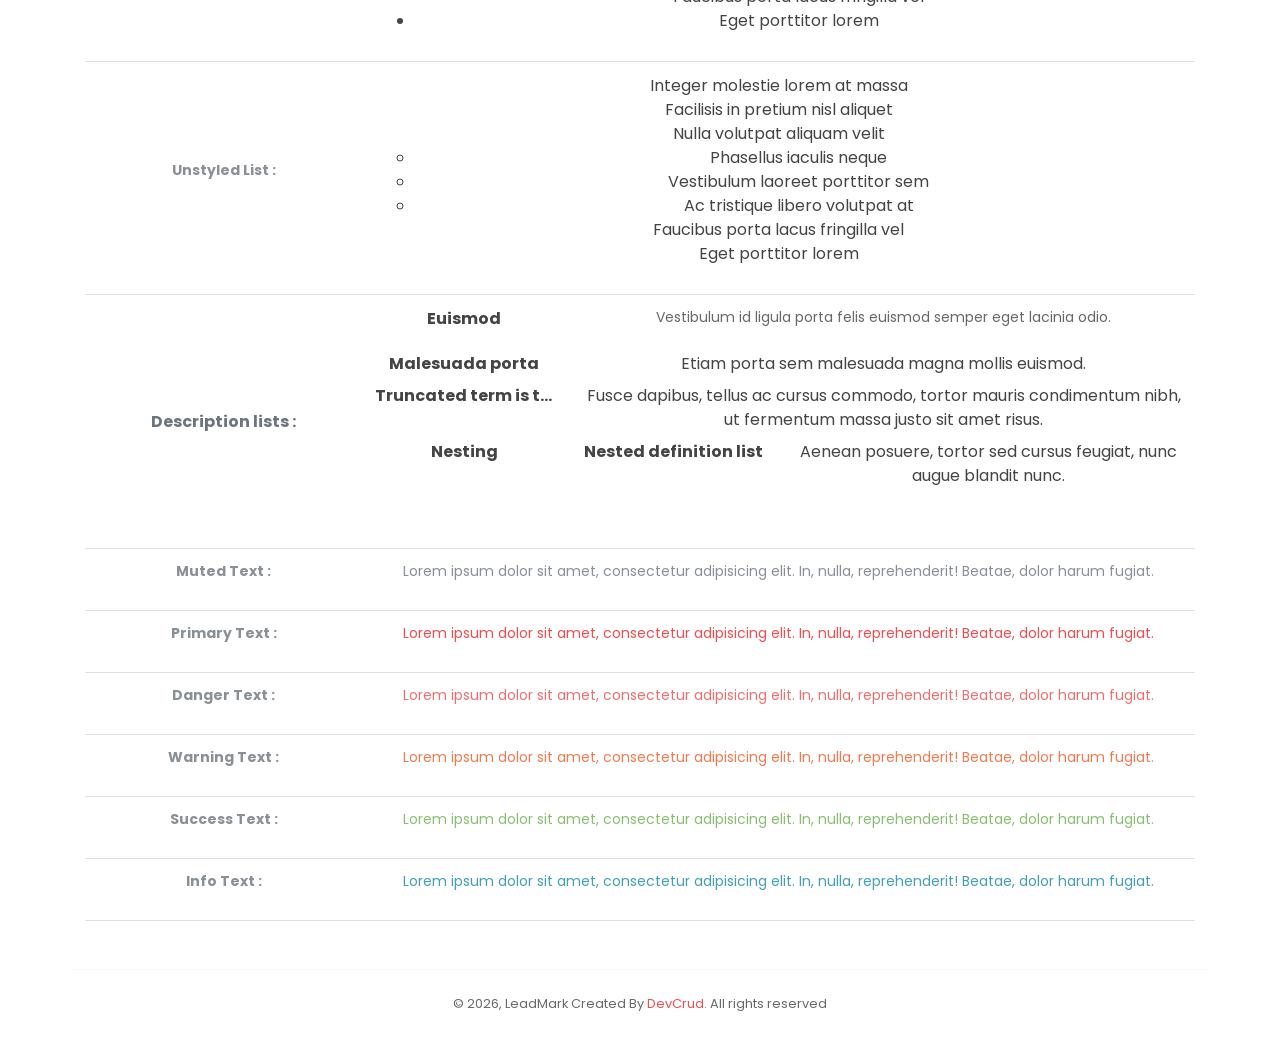
<file: components.html>
<!DOCTYPE html>
<html lang="en">
<head>
   <meta charset="utf-8">
    <meta name="viewport" content="width=device-width, initial-scale=1, shrink-to-fit=no">
    <meta name="description" content="Start your development with LeadMark landing page.">
    <meta name="author" content="Devcrud">
    <title>LeadMark Landing page | Components</title>
   <!-- font icons -->
   <link rel="stylesheet" href="assets/vendors/themify-icons/css/themify-icons.css">
   <!-- Bootstrap + Steller  -->
   <link rel="stylesheet" href="assets/css/leadmark.css">
</head>
<body>

   <!-- Page Header -->
   <header class="header header-mini"> 
      <div class="header-title">Components</div> 
      <nav aria-label="breadcrumb">
         <ol class="breadcrumb">
            <li class="breadcrumb-item"><a href="/">Home</a></li>
            <li class="breadcrumb-item active" aria-current="page">Components</li>
         </ol>
      </nav>
   </header> <!-- End Of Page Header -->

   <!-- main content -->
   <div class="container">

      <!-- Buttons -->
      <h3 class="mt-5">Buttons</h3>
      <hr>
      <h6 class="section-secondary-title">Styles :</h6>
      <button class="btn btn-primary">Default</button>
      <button class="btn btn-outline-primary">outline</button>
      <button class="btn btn-primary rounded">Rounded</button>
      <button class="btn btn-primary rounded"><i class="ti-thumb-up pr-1"></i> With Icon</button>
      <button class="btn btn-primary circle"><i class="ti-heart"></i></button>

      <h6 class="section-secondary-title mt-5">Sizes :</h6>
      <button class="btn btn-primary btn-lg">Large</button>
      <button class="btn btn-primary ">Regular</button>
      <button class="btn btn-primary btn-sm">Small</button>
      <button class="btn btn-primary w-sm ml-3">w-sm</button>
      <button class="btn btn-primary w-md">w-md</button>
      <button class="btn btn-primary w-lg">w-lg</button>

      <h6 class="section-secondary-title mt-5">Colors :</h6>          
      <button type="button" class="btn btn-primary">Primary</button>
      <button type="button" class="btn btn-secondary">Secondary</button>
      <button type="button" class="btn btn-success">Success</button>
      <button type="button" class="btn btn-danger">Danger</button>
      <button type="button" class="btn btn-warning">Warning</button>
      <button type="button" class="btn btn-info">Info</button>
      <button type="button" class="btn btn-light">Light</button>
      <button type="button" class="btn btn-dark">Dark</button>

      <h6 class="section-secondary-title mt-5">Buttons Tags :</h6>
      <button class="btn btn-primary" type="submit">Button</button>
      <input class="btn btn-primary" type="button" value="Input">
      <input class="btn btn-primary" type="submit" value="Submit">
      <input class="btn btn-primary" type="reset" value="Reset">
      
      <!-- devider -->
      <div class="py-5"></div>

      <!-- Inputs -->
      <h3>Inputs</h3>
      <hr>
      <div class="row mt-5">
         <div class="col-md-6">
            <h6 class="section-secondary-title">Form controls :</h6>        
            <div class="form-group">
               <input type="email" class="form-control" id="exampleFormControlInput1" placeholder="Email address">
            </div>
            <div class="form-group">
               <input type="date" class="form-control" id="exampleFormControlInput1" placeholder="Date">
            </div>
            <div class="form-group">
               <input class="form-control" type="text" placeholder="Readonly input here…" readonly>
            </div>
            <div class="form-group">
               <input class="form-control" id="disabledInput" type="text" placeholder="Disabled input here..." disabled>
            </div>
            <div class="form-group">
               <select class="form-control" id="exampleFormControlSelect1">
                  <option>Example select</option>
                  <option>1</option>
                  <option>2</option>
                  <option>3</option>
                  <option>4</option>
                  <option>5</option>
               </select>
            </div>
            <div class="form-group">
               <select multiple class="form-control" id="exampleFormControlSelect2">
                  <option>Example multiple select</option>
                  <option>1</option>
                  <option>2</option>
                  <option>3</option>
                  <option>4</option>
                  <option>5</option>
               </select>
            </div>
            <div class="form-group">
               <textarea class="form-control" id="exampleFormControlTextarea1" rows="3" placeholder="Example textarea"></textarea>
            </div>
         </div>
         <div class="col-md-6">
            <h6 class="section-secondary-title">Sizes :</h6>    
            <div class="form-group">
               <input class="form-control form-control-lg" type="text" placeholder=".form-control-lg">             
            </div>
            <div class="form-group">
               <input class="form-control" type="text" placeholder="Default input">
            </div>
            <div class="form-group">
               <input class="form-control form-control-sm" type="text" placeholder=".form-control-sm"> 
            </div>
         </div>
      </div> <!-- end of inputs -->   

      <!-- devider -->
      <div class="py-5"></div>             

      <!-- Dropdowns -->
      <h3 class="components-section-title font-weight-normal">Dropdowns</h3>
      <hr>
      <div class="dropdown d-inline-block">
         <button class="btn btn-outline-secondary dropdown-toggle" type="button" id="dropdownMenuButton" data-toggle="dropdown" aria-haspopup="true" aria-expanded="false">
         Dropdown button
         </button>
         <div class="dropdown-menu" aria-labelledby="dropdownMenuButton">
         <a class="dropdown-item" href="#">Action</a>
         <a class="dropdown-item" href="#">Another action</a>
         <a class="dropdown-item" href="#">Something else here</a>
         </div>
      </div>
      <div class="dropdown d-inline-block">
         <a class="btn btn-outline-secondary dropdown-toggle" href="#" role="button" id="dropdownMenuLink" data-toggle="dropdown" aria-haspopup="true" aria-expanded="false">
            Dropdown link
         </a>
         <div class="dropdown-menu" aria-labelledby="dropdownMenuLink">
            <a class="dropdown-item" href="#">Action</a>
            <a class="dropdown-item" href="#">Another action</a>
            <a class="dropdown-item" href="#">Something else here</a>
         </div>
      </div>
      <div class="btn-group">
         <button type="button" class="btn btn-outline-secondary">Split</button>
         <button type="button" class="btn btn-outline-secondary dropdown-toggle dropdown-toggle-split" data-toggle="dropdown" aria-haspopup="true" aria-expanded="false">
         <span class="sr-only">Toggle Dropdown</span>
         </button>
         <div class="dropdown-menu">
            <a class="dropdown-item" href="#">Action</a>
            <a class="dropdown-item" href="#">Another action</a>
            <a class="dropdown-item" href="#">Something else here</a>
            <div class="dropdown-divider"></div>
            <a class="dropdown-item" href="#">Separated link</a>
         </div>
      </div>
      <div class="btn-group">
         <button class="btn btn-outline-secondary dropdown-toggle" type="button" id="dropdownMenuButton" data-toggle="dropdown" aria-haspopup="true" aria-expanded="false">
            Form Dropdown
         </button>
         <div class="dropdown-menu form">
            <form class="px-4 py-3">
               <div class="form-group">
                  <input type="email" class="form-control" id="exampleDropdownFormEmail1" placeholder="email@example.com">
               </div>
               <div class="form-group">
                  <input type="password" class="form-control" id="exampleDropdownFormPassword1" placeholder="Password">
               </div>
               <div class="form-check mb-3">
                  <input type="checkbox" class="form-check-input" id="dropdownCheck">
                  <label class="form-check-label" for="dropdownCheck">
                     Remember me
                  </label>
               </div>
               <button type="submit" class="btn btn-primary btn-block">Sign in</button>
            </form>
            <div class="dropdown-divider"></div>
            <a class="dropdown-item" href="#"><small>New around here? Sign up</small></a>
            <a class="dropdown-item" href="#"><small>Forgot password?</small></a>
         </div>
      </div>       
      <h6 class="section-secondary-title mt-5">Directions :</h6>  
      <div class="btn-group dropup">
         <button type="button" class="btn btn-outline-secondary dropdown-toggle" data-toggle="dropdown" aria-haspopup="true" aria-expanded="false">
            Dropup
         </button>
         <div class="dropdown-menu">
            <a class="dropdown-item" href="#">Action</a>
            <a class="dropdown-item" href="#">Another action</a>
            <a class="dropdown-item" href="#">Something else here</a>
            <div class="dropdown-divider"></div>
            <a class="dropdown-item" href="#">Separated link</a>
         </div>
      </div>
      <div class="btn-group dropright">
         <button type="button" class="btn btn-outline-secondary dropdown-toggle" data-toggle="dropdown" aria-haspopup="true" aria-expanded="false">
            Dropup
         </button>
         <div class="dropdown-menu">
            <a class="dropdown-item" href="#">Action</a>
            <a class="dropdown-item" href="#">Another action</a>
            <a class="dropdown-item" href="#">Something else here</a>
            <div class="dropdown-divider"></div>
            <a class="dropdown-item" href="#">Separated link</a>
         </div>
      </div>
      <div class="btn-group">
         <button type="button" class="btn btn-outline-secondary dropdown-toggle" data-toggle="dropdown" aria-haspopup="true" aria-expanded="false">
            Dropdown
         </button>
         <div class="dropdown-menu">
            <a class="dropdown-item" href="#">Action</a>
            <a class="dropdown-item" href="#">Another action</a>
            <a class="dropdown-item" href="#">Something else here</a>
            <div class="dropdown-divider"></div>
            <a class="dropdown-item" href="#">Separated link</a>
         </div>
      </div>
      <div class="btn-group dropleft">
         <button type="button" class="btn btn-outline-secondary dropdown-toggle" data-toggle="dropdown" aria-haspopup="true" aria-expanded="false">
            Dropdown
         </button>
         <div class="dropdown-menu">
            <a class="dropdown-item" href="#">Action</a>
            <a class="dropdown-item" href="#">Another action</a>
            <a class="dropdown-item" href="#">Something else here</a>
            <div class="dropdown-divider"></div>
            <a class="dropdown-item" href="#">Separated link</a>
         </div>
      </div> <!-- end of Dropdowns -->  

      <!-- devider -->
      <div class="py-5"></div>   

      <!-- navbars -->
      <h3 class="components-section-title font-weight-normal mt-5">Navigations</h3>
      <hr>
      <nav class="navbar navbar-expand-sm navbar-dark bg-primary rounded shadow mb-3">
         <div class="container">
            <a class="navbar-brand" href="#">Primary Color</a>
            <button class="navbar-toggler ml-auto" type="button" data-toggle="collapse" data-target="#navbarSupportedContent" aria-controls="navbarSupportedContent" aria-expanded="false" aria-label="Toggle navigation">
            <span class="navbar-toggler-icon"></span>
            </button>
            <div class="collapse navbar-collapse" id="navbarSupportedContent">
               <ul class="navbar-nav ml-auto"> 
                  <li class="nav-item">
                     <a class="nav-link" href="#about">About Us</a>
                  </li>
                  <li class="nav-item">
                     <a class="nav-link" href="#service">Our Service</a>
                  </li>
                  <li class="nav-item">
                     <a class="nav-link" href="#team">Our Team</a>
                  </li>
                  <li class="nav-item">
                     <a href="#book-table" class="ml-4 mt-1 btn btn-light btn-sm">navbar button</a>
                  </li>
               </ul>                       
            </div>
         </div>
      </nav>
      <nav class="navbar navbar-expand-sm navbar-dark bg-secondary rounded shadow mb-3">
         <div class="container">
            <a class="navbar-brand" href="#">Secondary Color</a>
            <button class="navbar-toggler ml-auto" type="button" data-toggle="collapse" data-target="#navbarSupportedContent" aria-controls="navbarSupportedContent" aria-expanded="false" aria-label="Toggle navigation">
            <span class="navbar-toggler-icon"></span>
            </button>
            <div class="collapse navbar-collapse" id="navbarSupportedContent">
               <ul class="navbar-nav ml-auto"> 
                  <li class="nav-item">
                     <a class="nav-link" href="#about">About Us</a>
                  </li>
                  <li class="nav-item">
                     <a class="nav-link" href="#service">Our Service</a>
                  </li>
                  <li class="nav-item">
                     <a class="nav-link" href="#team">Our Team</a>
                  </li>
                  <li class="nav-item">
                     <a href="#book-table" class="ml-4 mt-1 btn btn-light btn-sm">navbar button</a>
                  </li>
               </ul>                       
            </div>
         </div>
      </nav>
      <nav class="navbar navbar-expand-sm navbar-dark bg-success rounded shadow mb-3">
         <div class="container">
            <a class="navbar-brand" href="#">Success Color</a>
            <button class="navbar-toggler ml-auto" type="button" data-toggle="collapse" data-target="#navbarSupportedContent" aria-controls="navbarSupportedContent" aria-expanded="false" aria-label="Toggle navigation">
            <span class="navbar-toggler-icon"></span>
            </button>
            <div class="collapse navbar-collapse" id="navbarSupportedContent">
               <ul class="navbar-nav ml-auto"> 
                  <li class="nav-item">
                     <a class="nav-link" href="#about">About Us</a>
                  </li>
                  <li class="nav-item">
                     <a class="nav-link" href="#service">Our Service</a>
                  </li>
                  <li class="nav-item">
                     <a class="nav-link" href="#team">Our Team</a>
                  </li>
                  <li class="nav-item">
                     <a href="#book-table" class="ml-4 mt-1 btn btn-light btn-sm">navbar button</a>
                  </li>
               </ul>                       
            </div>
         </div>
      </nav>
      <nav class="navbar navbar-expand-sm navbar-dark bg-info rounded shadow mb-3">
         <div class="container">
            <a class="navbar-brand" href="#">Info Color</a>
            <button class="navbar-toggler ml-auto" type="button" data-toggle="collapse" data-target="#navbarSupportedContent" aria-controls="navbarSupportedContent" aria-expanded="false" aria-label="Toggle navigation">
            <span class="navbar-toggler-icon"></span>
            </button>
            <div class="collapse navbar-collapse" id="navbarSupportedContent">
               <ul class="navbar-nav ml-auto"> 
                  <li class="nav-item">
                     <a class="nav-link" href="#about">About Us</a>
                  </li>
                  <li class="nav-item">
                     <a class="nav-link" href="#service">Our Service</a>
                  </li>
                  <li class="nav-item">
                     <a class="nav-link" href="#team">Our Team</a>
                  </li>
                  <li class="nav-item">
                     <a href="#book-table" class="ml-4 mt-1 btn btn-light btn-sm">navbar button</a>
                  </li>
               </ul>                       
            </div>
         </div>
      </nav>
      <nav class="navbar navbar-expand-sm navbar-dark bg-warning rounded shadow mb-3">
         <div class="container">
            <a class="navbar-brand" href="#">Warning Color</a>
            <button class="navbar-toggler ml-auto" type="button" data-toggle="collapse" data-target="#navbarSupportedContent" aria-controls="navbarSupportedContent" aria-expanded="false" aria-label="Toggle navigation">
            <span class="navbar-toggler-icon"></span>
            </button>
            <div class="collapse navbar-collapse" id="navbarSupportedContent">
               <ul class="navbar-nav ml-auto"> 
                  <li class="nav-item">
                     <a class="nav-link" href="#about">About Us</a>
                  </li>
                  <li class="nav-item">
                     <a class="nav-link" href="#service">Our Service</a>
                  </li>
                  <li class="nav-item">
                     <a class="nav-link" href="#team">Our Team</a>
                  </li>
                  <li class="nav-item">
                     <a href="#book-table" class="ml-4 mt-1 btn btn-light btn-sm">navbar button</a>
                  </li>
               </ul>                       
            </div>
         </div>
      </nav>
      <nav class="navbar navbar-expand-sm navbar-dark bg-danger rounded shadow mb-3">
         <div class="container">
            <a class="navbar-brand" href="#">Danger Color</a>
            <button class="navbar-toggler ml-auto" type="button" data-toggle="collapse" data-target="#navbarSupportedContent" aria-controls="navbarSupportedContent" aria-expanded="false" aria-label="Toggle navigation">
            <span class="navbar-toggler-icon"></span>
            </button>
            <div class="collapse navbar-collapse" id="navbarSupportedContent">
               <ul class="navbar-nav ml-auto"> 
                  <li class="nav-item">
                     <a class="nav-link" href="#about">About Us</a>
                  </li>
                  <li class="nav-item">
                     <a class="nav-link" href="#service">Our Service</a>
                  </li>
                  <li class="nav-item">
                     <a class="nav-link" href="#team">Our Team</a>
                  </li>
                  <li class="nav-item">
                     <a href="#book-table" class="ml-4 mt-1 btn btn-light btn-sm">navbar button</a>
                  </li>
               </ul>                       
            </div>
         </div>
      </nav>
      <nav class="navbar navbar-expand-sm navbar-dark bg-dark rounded shadow mb-3">
         <div class="container">
            <a class="navbar-brand" href="#">Dark Color</a>
            <button class="navbar-toggler ml-auto" type="button" data-toggle="collapse" data-target="#navbarSupportedContent" aria-controls="navbarSupportedContent" aria-expanded="false" aria-label="Toggle navigation">
            <span class="navbar-toggler-icon"></span>
            </button>
            <div class="collapse navbar-collapse" id="navbarSupportedContent">
               <ul class="navbar-nav ml-auto"> 
                  <li class="nav-item">
                     <a class="nav-link" href="#about">About Us</a>
                  </li>
                  <li class="nav-item">
                     <a class="nav-link" href="#service">Our Service</a>
                  </li>
                  <li class="nav-item">
                     <a class="nav-link" href="#team">Our Team</a>
                  </li>
                  <li class="nav-item">
                     <a href="#book-table" class="ml-4 mt-1 btn btn-primary btn-sm">navbar button</a>
                  </li>
               </ul>                       
            </div>
         </div>
      </nav>
      <nav class="navbar navbar-expand-sm navbar-light bg-light rounded shadow mb-3">
         <div class="container">
            <a class="navbar-brand" href="#">Dark Color</a>
            <button class="navbar-toggler ml-auto" type="button" data-toggle="collapse" data-target="#navbarSupportedContent" aria-controls="navbarSupportedContent" aria-expanded="false" aria-label="Toggle navigation">
            <span class="navbar-toggler-icon"></span>
            </button>
            <div class="collapse navbar-collapse" id="navbarSupportedContent">
               <ul class="navbar-nav ml-auto"> 
                  <li class="nav-item">
                     <a class="nav-link" href="#about">About Us</a>
                  </li>
                  <li class="nav-item">
                     <a class="nav-link" href="#service">Our Service</a>
                  </li>
                  <li class="nav-item">
                     <a class="nav-link" href="#team">Our Team</a>
                  </li>
                  <li class="nav-item">
                     <a href="#book-table" class="ml-4 mt-1 btn btn-dark btn-sm">navbar button</a>
                  </li>
               </ul>                       
            </div>
         </div>
      </nav>
      <!-- End of navbars -->

      <!-- devider -->
      <div class="py-5"></div>   
      
      <!-- progress bars -->
      <div class="row justify-content-between">
         <div class="col-md-5">
            <h3 class="components-section-title font-weight-normal mt-5">Progress Bars :</h3>
            <hr>
            <small>Default: </small>
            <div class="progress mt-2 mb-3">
               <div class="progress-bar" role="progressbar" style="width: 90%" aria-valuenow="25" aria-valuemin="0" aria-valuemax="100"><span>90%</span></div>
            </div>
            <small>Success:</small>
            <div class="progress mt-2 mb-3">
               <div class="progress-bar bg-success" role="progressbar" style="width: 90%" aria-valuenow="25" aria-valuemin="0" aria-valuemax="100"><span>90%</span></div>
            </div>
            <small>Danger:</small>
            <div class="progress mt-2 mb-3">
               <div class="progress-bar bg-danger" role="progressbar" style="width: 90%" aria-valuenow="25" aria-valuemin="0" aria-valuemax="100"><span>90%</span></div>
            </div>
            <small>Warning:</small>
            <div class="progress mt-2 mb-3">
               <div class="progress-bar bg-warning" role="progressbar" style="width: 90%" aria-valuenow="25" aria-valuemin="0" aria-valuemax="100"><span>90%</span></div>
            </div>
            <small>Info:</small>
            <div class="progress mt-2 mb-3">
               <div class="progress-bar bg-info" role="progressbar" style="width: 90%" aria-valuenow="25" aria-valuemin="0" aria-valuemax="100"><span>90%</span></div>
            </div>
            <small>Dark:</small>
            <div class="progress mt-2 mb-3">
               <div class="progress-bar bg-dark" role="progressbar" style="width: 90%" aria-valuenow="25" aria-valuemin="0" aria-valuemax="100"><span>90%</span></div>
            </div>
         </div>
         <div class="col-md-6">
            <h3 class="components-section-title font-weight-normal mt-5">Paginations :</h3>
            <hr>
            <nav aria-label="Page navigation example">
               <ul class="pagination pagination-sm">
                  <li class="page-item"><a class="page-link" href="#"><i class="ti-angle-double-left"></i></a></li>
                  <li class="page-item"><a class="page-link" href="#">1</a></li>
                  <li class="page-item"><a class="page-link" href="#">2</a></li>
                  <li class="page-item active"><a class="page-link" href="#">3</a></li>
                  <li class="page-item"><a class="page-link" href="#">4</a></li>
                  <li class="page-item"><a class="page-link" href="#">5</a></li>
                  <li class="page-item"><a class="page-link" href="#"><i class="ti-angle-double-right"></i></a></li>
               </ul>
            </nav>
            <nav aria-label="Page navigation example">
               <ul class="pagination">
               <li class="page-item"><a class="page-link" href="#"><i class="ti-angle-double-left"></i></a></li>
                  <li class="page-item"><a class="page-link" href="#">1</a></li>
                  <li class="page-item"><a class="page-link" href="#">2</a></li>
                  <li class="page-item active"><a class="page-link" href="#">3</a></li>
                  <li class="page-item"><a class="page-link" href="#">4</a></li>
                  <li class="page-item"><a class="page-link" href="#">5</a></li>
                  <li class="page-item"><a class="page-link" href="#"><i class="ti-angle-double-right"></i></a></li>
               </ul>
            </nav>
            <nav aria-label="Page navigation example">
               <ul class="pagination pagination-lg">
                  <li class="page-item"><a class="page-link" href="#"><i class="ti-angle-double-left"></i></a></li>
                  <li class="page-item"><a class="page-link" href="#">1</a></li>
                  <li class="page-item"><a class="page-link" href="#">2</a></li>
                  <li class="page-item active"><a class="page-link" href="#">3</a></li>
                  <li class="page-item"><a class="page-link" href="#">4</a></li>
                  <li class="page-item"><a class="page-link" href="#">5</a></li>
                  <li class="page-item"><a class="page-link" href="#"><i class="ti-angle-double-right"></i></a></li>
               </ul>
            </nav>

            <!-- Badges -->
            <h3 class="components-section-title font-weight-normal mt-5">Badges :</h3>
            <hr>
            <span class="badge badge-primary">Primary</span>
            <span class="badge badge-secondary">Secondary</span>
            <span class="badge badge-success">Success</span>
            <span class="badge badge-danger">Danger</span>
            <span class="badge badge-warning">Warning</span>
            <span class="badge badge-info">Info</span>
            <span class="badge badge-light">Light</span>
            <span class="badge badge-dark">Dark</span>
            <h6 class="section-secondary-title mt-4 mb-2">Badge Pills :</h6>
            <span class="badge badge-pill badge-primary">Primary</span>
            <span class="badge badge-pill badge-secondary">Secondary</span>
            <span class="badge badge-pill badge-success">Success</span>
            <span class="badge badge-pill badge-danger">Danger</span>
            <span class="badge badge-pill badge-warning">Warning</span>
            <span class="badge badge-pill badge-info">Info</span>
            <span class="badge badge-pill badge-light">Light</span>
            <span class="badge badge-pill badge-dark">Dark</span>
         </div>
      </div> <!-- End of Progress bars -->

      <!-- devider -->
      <div class="py-5"></div>  

      <!-- Alerts -->
      <h3 class="components-section-title font-weight-normal mt-5">Alerts :</h3>
      <hr>
      <div class="alert alert-primary alert-dismissible fade show" role="alert">
         A simple primary alert—check it out!
         <button type="button" class="close" data-dismiss="alert" aria-label="Close">
            <span aria-hidden="true">&times;</span>
         </button>
      </div>
      <div class="alert alert-secondary alert-dismissible fade show" role="alert">
         A simple secondary alert—check it out!
         <button type="button" class="close" data-dismiss="alert" aria-label="Close">
            <span aria-hidden="true">&times;</span>
         </button>
      </div>
      <div class="alert alert-success alert-dismissible fade show" role="alert">
         A simple success alert—check it out!
         <button type="button" class="close" data-dismiss="alert" aria-label="Close">
            <span aria-hidden="true">&times;</span>
         </button>
      </div>
      <div class="alert alert-danger alert-dismissible fade show" role="alert">
         A simple danger alert—check it out!
         <button type="button" class="close" data-dismiss="alert" aria-label="Close">
            <span aria-hidden="true">&times;</span>
         </button>
      </div>
      <div class="alert alert-warning alert-dismissible fade show" role="alert">
         A simple warning alert—check it out!
         <button type="button" class="close" data-dismiss="alert" aria-label="Close">
            <span aria-hidden="true">&times;</span>
         </button>
      </div>
      <div class="alert alert-info alert-dismissible fade show" role="alert">
         A simple info alert—check it out!
         <button type="button" class="close" data-dismiss="alert" aria-label="Close">
            <span aria-hidden="true">&times;</span>
         </button>
      </div>
      <div class="alert alert-dark alert-dismissible fade show" role="alert">
         A simple dark alert—check it out!
         <button type="button" class="close" data-dismiss="alert" aria-label="Close">
            <span aria-hidden="true">&times;</span>
         </button>
      </div>
      <!-- end of alerts -->

      <!-- devider -->
      <div class="py-5"></div> 
   
      <!-- tables -->
      <h3 class="components-section-title">Tables</h3>
      <hr>
      <table class="table">
         <thead>
            <tr>
               <th scope="col">#</th>
               <th scope="col">First</th>
               <th scope="col">Last</th>
               <th scope="col">Handle</th>
            </tr>
         </thead>
         <tbody>
            <tr>
               <th scope="row">1</th>
               <td>Mark</td>
               <td>Otto</td>
               <td>@mdo</td>
            </tr>
            <tr>
               <th scope="row">2</th>
               <td>Jacob</td>
               <td>Thornton</td>
               <td>@fat</td>
            </tr>
            <tr>
               <th scope="row">3</th>
               <td>Larry</td>
               <td>the Bird</td>
               <td>@twitter</td>
            </tr>
         </tbody>
      </table>

      <h6 class="section-secondary-title mt-5">Striped rows :</h6>
      <table class="table table-striped">
         <thead>
            <tr>
               <th scope="col">#</th>
               <th scope="col">First</th>
               <th scope="col">Last</th>
               <th scope="col">Handle</th>
            </tr>
         </thead>
         <tbody>
            <tr>
               <th scope="row">1</th>
               <td>Mark</td>
               <td>Otto</td>
               <td>@mdo</td>
            </tr>
            <tr>
               <th scope="row">2</th>
               <td>Jacob</td>
               <td>Thornton</td>
               <td>@fat</td>
            </tr>
            <tr>
               <th scope="row">3</th>
               <td>Larry</td>
               <td>the Bird</td>
               <td>@twitter</td>
            </tr>
         </tbody>
      </table>

      <h6 class="section-secondary-title mt-5">Bordred :</h6>
      <table class="table table-bordered">
         <thead>
            <tr>
               <th scope="col">#</th>
               <th scope="col">First</th>
               <th scope="col">Last</th>
               <th scope="col">Handle</th>
            </tr>
         </thead>
         <tbody>
            <tr>
               <th scope="row">1</th>
               <td>Mark</td>
               <td>Otto</td>
               <td>@mdo</td>
            </tr>
            <tr>
               <th scope="row">2</th>
               <td>Jacob</td>
               <td>Thornton</td>
               <td>@fat</td>
            </tr>
            <tr>
               <th scope="row">3</th>
               <td colspan="2">Larry the Bird</td>
               <td>@twitter</td>
            </tr>
         </tbody>
      </table>
      <!-- end of tables -->

      <!-- devider -->
      <div class="py-5"></div> 

      <!-- typography -->
      <h3 class="components-section-title">Typography</h3>
      <hr>
      <table class="table table-borderless v-align-center">
         <tbody>
            <tr>
               <td>
                  <p><code class="highlighter-rouge">&lt;h1&gt;&lt;/h1&gt; || .h1</code></p>
               </td>
               <td class="w-75"><span class="h1">h1. Bootstrap heading</span></td>
            </tr>
            <tr>
               <td>
                  <p><code class="highlighter-rouge">&lt;h2&gt;&lt;/h2&gt; || .h2</code></p>
               </td>
               <td><span class="h2">h2. Bootstrap heading</span></td>
            </tr>
            <tr>
               <td>
                  <p><code class="highlighter-rouge">&lt;h3&gt;&lt;/h3&gt; || .h3</code></p>
               </td>
               <td><span class="h3">h3. Bootstrap heading</span></td>
            </tr>
            <tr>
               <td>
                  <p><code class="highlighter-rouge">&lt;h4&gt;&lt;/h4&gt; || .h4</code></p>
               </td>
               <td><span class="h4">h4. Bootstrap heading</span></td>
            </tr>
            <tr>
               <td>
                  <p><code class="highlighter-rouge">&lt;h5&gt;&lt;/h5&gt; || .h5</code></p>
               </td>
               <td><span class="h5">h5. Bootstrap heading</span></td>
            </tr>
            <tr>
               <td>
                  <p><code class="highlighter-rouge">&lt;h6&gt;&lt;/h6&gt; || .h6</code></p>
               </td>
               <td><span class="h6">h6. Bootstrap heading</span></td>
            </tr>
            <tr>
               <td>
                  <p class="font-weight-bold text-muted">Paragraph :</p>
               </td>
               <td><p>Lorem ipsum dolor sit amet, consectetur adipisicing elit. Fugiat explicabo ab sed voluptas odit hic obcaecati qui omnis.</p></td>
            </tr>
            <tr>
               <td>
                  <p class="font-weight-bold text-muted">BlockQuote :</p>
               </td>
               <td>
                  <blockquote class="blockquote">
                     <p class="mb-0">Lorem ipsum dolor sit amet, consectetur adipiscing elit. Integer posuere erat a ante.</p>
                     <footer class="blockquote-footer">Someone famous in <cite title="Source Title">Source Title</cite></footer>
                  </blockquote>
               </td>
            </tr>

            <tr>
               <td><p class="font-weight-bold text-muted">Ordred List :</p></td>
               <td>
                  <ol>
                     <li>Integer molestie lorem at massa</li>
                     <li>Facilisis in pretium nisl aliquet</li>
                     <li>Nulla volutpat aliquam velit
                        <ul>
                           <li>Phasellus iaculis neque</li>
                           <li>Vestibulum laoreet porttitor sem</li>
                           <li>Ac tristique libero volutpat at</li>
                        </ul>
                     </li>
                     <li>Faucibus porta lacus fringilla vel</li>
                     <li>Eget porttitor lorem</li>
                  </ol>
               </td>
            </tr>
            <tr>
               <td><p class="font-weight-bold text-muted">Unordred List :</p></td>
               <td>
                  <ul >
                     <li>Integer molestie lorem at massa</li>
                     <li>Facilisis in pretium nisl aliquet</li>
                     <li>Nulla volutpat aliquam velit
                        <ul>
                           <li>Phasellus iaculis neque</li>
                           <li>Vestibulum laoreet porttitor sem</li>
                           <li>Ac tristique libero volutpat at</li>
                        </ul>
                     </li>
                     <li>Faucibus porta lacus fringilla vel</li>
                     <li>Eget porttitor lorem</li>
                  </ul>
               </td>
            </tr>
            <tr>
               <td><p class="font-weight-bold text-muted">Unstyled List :</p></td>
               <td>
                  <ul class="list-unstyled">
                     <li>Integer molestie lorem at massa</li>
                     <li>Facilisis in pretium nisl aliquet</li>
                     <li>Nulla volutpat aliquam velit
                        <ul>
                           <li>Phasellus iaculis neque</li>
                           <li>Vestibulum laoreet porttitor sem</li>
                           <li>Ac tristique libero volutpat at</li>
                        </ul>
                     </li>
                     <li>Faucibus porta lacus fringilla vel</li>
                     <li>Eget porttitor lorem</li>
                  </ul>
               </td>
            </tr>
            <tr>
               <td class="font-weight-bold text-muted">Description lists : </td>
               <td>
                  <dl class="row">
                     <dt class="col-sm-3">Euismod</dt>
                     <dd class="col-sm-9">
                        <p>Vestibulum id ligula porta felis euismod semper eget lacinia odio.</p>
                     </dd>

                     <dt class="col-sm-3">Malesuada porta</dt>
                     <dd class="col-sm-9">Etiam porta sem malesuada magna mollis euismod.</dd>

                     <dt class="col-sm-3 text-truncate">Truncated term is truncated</dt>
                     <dd class="col-sm-9">Fusce dapibus, tellus ac cursus commodo, tortor mauris condimentum nibh, ut fermentum massa justo sit amet risus.</dd>

                     <dt class="col-sm-3">Nesting</dt>
                     <dd class="col-sm-9">
                        <dl class="row">
                           <dt class="col-sm-4">Nested definition list</dt>
                           <dd class="col-sm-8">Aenean posuere, tortor sed cursus feugiat, nunc augue blandit nunc.</dd>
                        </dl>
                     </dd>
                  </dl>
               </td>
            </tr>
            <tr>
               <td>
                  <p class="font-weight-bold text-muted">Muted Text :</p>
               </td>
               <td>
                  <p class="text-muted">Lorem ipsum dolor sit amet, consectetur adipisicing elit. In, nulla, reprehenderit! Beatae, dolor harum fugiat.</p>
               </td>
            </tr>
            <tr>
               <td>
                  <p class="font-weight-bold text-muted">Primary Text :</p>
               </td>
               <td>
                  <p class="text-primary">Lorem ipsum dolor sit amet, consectetur adipisicing elit. In, nulla, reprehenderit! Beatae, dolor harum fugiat.</p>
               </td>
            </tr>
            <tr>
               <td>
                  <p class="font-weight-bold text-muted">Danger Text :</p>
               </td>
               <td>
                  <p class="text-danger">Lorem ipsum dolor sit amet, consectetur adipisicing elit. In, nulla, reprehenderit! Beatae, dolor harum fugiat.</p>
               </td>
            </tr>
            <tr>
               <td>
                  <p class="font-weight-bold text-muted">Warning Text :</p>
               </td>
               <td>
                  <p class="text-warning">Lorem ipsum dolor sit amet, consectetur adipisicing elit. In, nulla, reprehenderit! Beatae, dolor harum fugiat.</p>
               </td>
            </tr>
            <tr>
               <td>
                  <p class="font-weight-bold text-muted">Success Text :</p>
               </td>
               <td>
                  <p class="text-success">Lorem ipsum dolor sit amet, consectetur adipisicing elit. In, nulla, reprehenderit! Beatae, dolor harum fugiat.</p>
               </td>
            </tr>
            <tr>
               <td>
                  <p class="font-weight-bold text-muted">Info Text :</p>
               </td>
               <td>
                  <p class="text-info">Lorem ipsum dolor sit amet, consectetur adipisicing elit. In, nulla, reprehenderit! Beatae, dolor harum fugiat.</p>
               </td>
            </tr>
         </tbody>
      </table>
   </div>
   <!-- end of typography -->

   <!-- Page Footer -->
   <footer class="container mt-5 py-4 border-top border-light">
       <p class="mb-0 small">&copy; <script>document.write(new Date().getFullYear())</script>, LeadMark Created By <a href="https://www.devcrud.com" target="_blank">DevCrud.</a>  All rights reserved </p>     
   </footer>
   <!-- End of Page Footer -->  
   
   <!-- core  -->
   <script src="assets/vendors/jquery/jquery-3.4.1.js"></script>
   <script src="assets/vendors/bootstrap/bootstrap.bundle.js"></script>

</body>
</html>
</file>
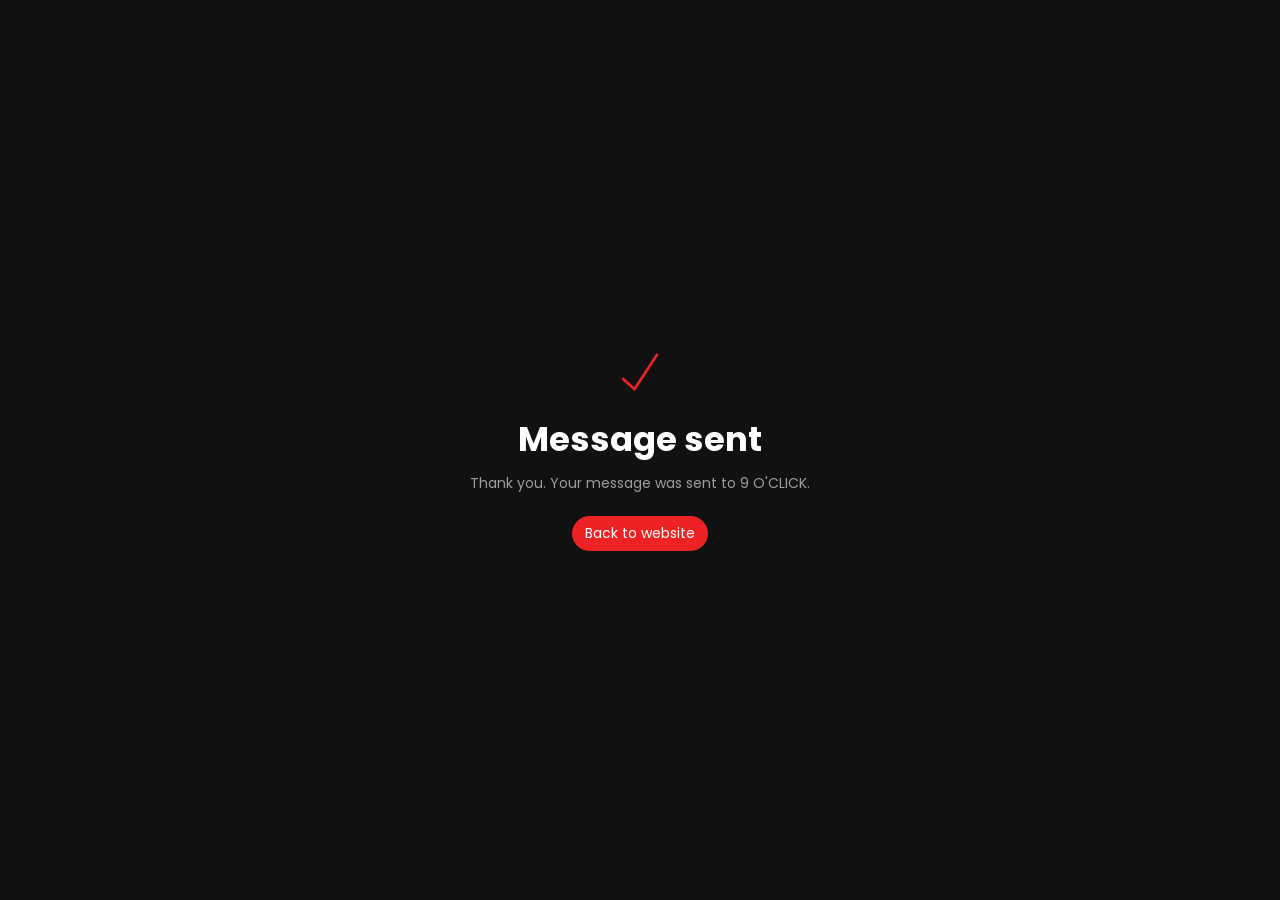
<file: thank-you.html>
<!DOCTYPE html>
<html lang="en">
<head>
    <meta charset="utf-8">
    <meta name="viewport" content="width=device-width, initial-scale=1, shrink-to-fit=no">
    <title>Message Sent | 9 O'CLICK</title>
    <link href="assets/imgs/favicon.png" rel="icon">
    <link rel="stylesheet" href="assets/vendors/themify-icons/css/themify-icons.css">
    <link rel="stylesheet" href="assets/css/leadmark.css">
</head>
<body>
    <main class="contact-result-page">
        <div class="contact-result-card">
            <span class="ti-check contact-result-icon"></span>
            <h1>Message sent</h1>
            <p>Thank you. Your message was sent to 9 O'CLICK.</p>
            <a href="index.html#contact" class="btn btn-primary rounded">Back to website</a>
        </div>
    </main>
</body>
</html>
</file>
<file: assets/vendors/themify-icons/css/themify-icons.css>
@font-face {
	font-family: 'themify';
	src:url("../fonts/themify.eot?-fvbane");
	src:url("../fonts/themify.eot?#iefix-fvbane") format("embedded-opentype"),
		url("../fonts/themify.woff?-fvbane") format("woff"),
		url("../fonts/themify.ttf?-fvbane") format("truetype"),
		url("../fonts/themify.svg?-fvbane#themify") format("svg");
	font-weight: normal;
	font-style: normal;
}

[class^="ti-"], [class*=" ti-"] {
	font-family: 'themify';
	speak: none;
	font-style: normal;
	font-weight: normal;
	font-variant: normal;
	text-transform: none;
	line-height: 1;

	/* Better Font Rendering =========== */
	-webkit-font-smoothing: antialiased;
	-moz-osx-font-smoothing: grayscale;
}

.ti-wand:before {
	content: "\e600";
}
.ti-volume:before {
	content: "\e601";
}
.ti-user:before {
	content: "\e602";
}
.ti-unlock:before {
	content: "\e603";
}
.ti-unlink:before {
	content: "\e604";
}
.ti-trash:before {
	content: "\e605";
}
.ti-thought:before {
	content: "\e606";
}
.ti-target:before {
	content: "\e607";
}
.ti-tag:before {
	content: "\e608";
}
.ti-tablet:before {
	content: "\e609";
}
.ti-star:before {
	content: "\e60a";
}
.ti-spray:before {
	content: "\e60b";
}
.ti-signal:before {
	content: "\e60c";
}
.ti-shopping-cart:before {
	content: "\e60d";
}
.ti-shopping-cart-full:before {
	content: "\e60e";
}
.ti-settings:before {
	content: "\e60f";
}
.ti-search:before {
	content: "\e610";
}
.ti-zoom-in:before {
	content: "\e611";
}
.ti-zoom-out:before {
	content: "\e612";
}
.ti-cut:before {
	content: "\e613";
}
.ti-ruler:before {
	content: "\e614";
}
.ti-ruler-pencil:before {
	content: "\e615";
}
.ti-ruler-alt:before {
	content: "\e616";
}
.ti-bookmark:before {
	content: "\e617";
}
.ti-bookmark-alt:before {
	content: "\e618";
}
.ti-reload:before {
	content: "\e619";
}
.ti-plus:before {
	content: "\e61a";
}
.ti-pin:before {
	content: "\e61b";
}
.ti-pencil:before {
	content: "\e61c";
}
.ti-pencil-alt:before {
	content: "\e61d";
}
.ti-paint-roller:before {
	content: "\e61e";
}
.ti-paint-bucket:before {
	content: "\e61f";
}
.ti-na:before {
	content: "\e620";
}
.ti-mobile:before {
	content: "\e621";
}
.ti-minus:before {
	content: "\e622";
}
.ti-medall:before {
	content: "\e623";
}
.ti-medall-alt:before {
	content: "\e624";
}
.ti-marker:before {
	content: "\e625";
}
.ti-marker-alt:before {
	content: "\e626";
}
.ti-arrow-up:before {
	content: "\e627";
}
.ti-arrow-right:before {
	content: "\e628";
}
.ti-arrow-left:before {
	content: "\e629";
}
.ti-arrow-down:before {
	content: "\e62a";
}
.ti-lock:before {
	content: "\e62b";
}
.ti-location-arrow:before {
	content: "\e62c";
}
.ti-link:before {
	content: "\e62d";
}
.ti-layout:before {
	content: "\e62e";
}
.ti-layers:before {
	content: "\e62f";
}
.ti-layers-alt:before {
	content: "\e630";
}
.ti-key:before {
	content: "\e631";
}
.ti-import:before {
	content: "\e632";
}
.ti-image:before {
	content: "\e633";
}
.ti-heart:before {
	content: "\e634";
}
.ti-heart-broken:before {
	content: "\e635";
}
.ti-hand-stop:before {
	content: "\e636";
}
.ti-hand-open:before {
	content: "\e637";
}
.ti-hand-drag:before {
	content: "\e638";
}
.ti-folder:before {
	content: "\e639";
}
.ti-flag:before {
	content: "\e63a";
}
.ti-flag-alt:before {
	content: "\e63b";
}
.ti-flag-alt-2:before {
	content: "\e63c";
}
.ti-eye:before {
	content: "\e63d";
}
.ti-export:before {
	content: "\e63e";
}
.ti-exchange-vertical:before {
	content: "\e63f";
}
.ti-desktop:before {
	content: "\e640";
}
.ti-cup:before {
	content: "\e641";
}
.ti-crown:before {
	content: "\e642";
}
.ti-comments:before {
	content: "\e643";
}
.ti-comment:before {
	content: "\e644";
}
.ti-comment-alt:before {
	content: "\e645";
}
.ti-close:before {
	content: "\e646";
}
.ti-clip:before {
	content: "\e647";
}
.ti-angle-up:before {
	content: "\e648";
}
.ti-angle-right:before {
	content: "\e649";
}
.ti-angle-left:before {
	content: "\e64a";
}
.ti-angle-down:before {
	content: "\e64b";
}
.ti-check:before {
	content: "\e64c";
}
.ti-check-box:before {
	content: "\e64d";
}
.ti-camera:before {
	content: "\e64e";
}
.ti-announcement:before {
	content: "\e64f";
}
.ti-brush:before {
	content: "\e650";
}
.ti-briefcase:before {
	content: "\e651";
}
.ti-bolt:before {
	content: "\e652";
}
.ti-bolt-alt:before {
	content: "\e653";
}
.ti-blackboard:before {
	content: "\e654";
}
.ti-bag:before {
	content: "\e655";
}
.ti-move:before {
	content: "\e656";
}
.ti-arrows-vertical:before {
	content: "\e657";
}
.ti-arrows-horizontal:before {
	content: "\e658";
}
.ti-fullscreen:before {
	content: "\e659";
}
.ti-arrow-top-right:before {
	content: "\e65a";
}
.ti-arrow-top-left:before {
	content: "\e65b";
}
.ti-arrow-circle-up:before {
	content: "\e65c";
}
.ti-arrow-circle-right:before {
	content: "\e65d";
}
.ti-arrow-circle-left:before {
	content: "\e65e";
}
.ti-arrow-circle-down:before {
	content: "\e65f";
}
.ti-angle-double-up:before {
	content: "\e660";
}
.ti-angle-double-right:before {
	content: "\e661";
}
.ti-angle-double-left:before {
	content: "\e662";
}
.ti-angle-double-down:before {
	content: "\e663";
}
.ti-zip:before {
	content: "\e664";
}
.ti-world:before {
	content: "\e665";
}
.ti-wheelchair:before {
	content: "\e666";
}
.ti-view-list:before {
	content: "\e667";
}
.ti-view-list-alt:before {
	content: "\e668";
}
.ti-view-grid:before {
	content: "\e669";
}
.ti-uppercase:before {
	content: "\e66a";
}
.ti-upload:before {
	content: "\e66b";
}
.ti-underline:before {
	content: "\e66c";
}
.ti-truck:before {
	content: "\e66d";
}
.ti-timer:before {
	content: "\e66e";
}
.ti-ticket:before {
	content: "\e66f";
}
.ti-thumb-up:before {
	content: "\e670";
}
.ti-thumb-down:before {
	content: "\e671";
}
.ti-text:before {
	content: "\e672";
}
.ti-stats-up:before {
	content: "\e673";
}
.ti-stats-down:before {
	content: "\e674";
}
.ti-split-v:before {
	content: "\e675";
}
.ti-split-h:before {
	content: "\e676";
}
.ti-smallcap:before {
	content: "\e677";
}
.ti-shine:before {
	content: "\e678";
}
.ti-shift-right:before {
	content: "\e679";
}
.ti-shift-left:before {
	content: "\e67a";
}
.ti-shield:before {
	content: "\e67b";
}
.ti-notepad:before {
	content: "\e67c";
}
.ti-server:before {
	content: "\e67d";
}
.ti-quote-right:before {
	content: "\e67e";
}
.ti-quote-left:before {
	content: "\e67f";
}
.ti-pulse:before {
	content: "\e680";
}
.ti-printer:before {
	content: "\e681";
}
.ti-power-off:before {
	content: "\e682";
}
.ti-plug:before {
	content: "\e683";
}
.ti-pie-chart:before {
	content: "\e684";
}
.ti-paragraph:before {
	content: "\e685";
}
.ti-panel:before {
	content: "\e686";
}
.ti-package:before {
	content: "\e687";
}
.ti-music:before {
	content: "\e688";
}
.ti-music-alt:before {
	content: "\e689";
}
.ti-mouse:before {
	content: "\e68a";
}
.ti-mouse-alt:before {
	content: "\e68b";
}
.ti-money:before {
	content: "\e68c";
}
.ti-microphone:before {
	content: "\e68d";
}
.ti-menu:before {
	content: "\e68e";
}
.ti-menu-alt:before {
	content: "\e68f";
}
.ti-map:before {
	content: "\e690";
}
.ti-map-alt:before {
	content: "\e691";
}
.ti-loop:before {
	content: "\e692";
}
.ti-location-pin:before {
	content: "\e693";
}
.ti-list:before {
	content: "\e694";
}
.ti-light-bulb:before {
	content: "\e695";
}
.ti-Italic:before {
	content: "\e696";
}
.ti-info:before {
	content: "\e697";
}
.ti-infinite:before {
	content: "\e698";
}
.ti-id-badge:before {
	content: "\e699";
}
.ti-hummer:before {
	content: "\e69a";
}
.ti-home:before {
	content: "\e69b";
}
.ti-help:before {
	content: "\e69c";
}
.ti-headphone:before {
	content: "\e69d";
}
.ti-harddrives:before {
	content: "\e69e";
}
.ti-harddrive:before {
	content: "\e69f";
}
.ti-gift:before {
	content: "\e6a0";
}
.ti-game:before {
	content: "\e6a1";
}
.ti-filter:before {
	content: "\e6a2";
}
.ti-files:before {
	content: "\e6a3";
}
.ti-file:before {
	content: "\e6a4";
}
.ti-eraser:before {
	content: "\e6a5";
}
.ti-envelope:before {
	content: "\e6a6";
}
.ti-download:before {
	content: "\e6a7";
}
.ti-direction:before {
	content: "\e6a8";
}
.ti-direction-alt:before {
	content: "\e6a9";
}
.ti-dashboard:before {
	content: "\e6aa";
}
.ti-control-stop:before {
	content: "\e6ab";
}
.ti-control-shuffle:before {
	content: "\e6ac";
}
.ti-control-play:before {
	content: "\e6ad";
}
.ti-control-pause:before {
	content: "\e6ae";
}
.ti-control-forward:before {
	content: "\e6af";
}
.ti-control-backward:before {
	content: "\e6b0";
}
.ti-cloud:before {
	content: "\e6b1";
}
.ti-cloud-up:before {
	content: "\e6b2";
}
.ti-cloud-down:before {
	content: "\e6b3";
}
.ti-clipboard:before {
	content: "\e6b4";
}
.ti-car:before {
	content: "\e6b5";
}
.ti-calendar:before {
	content: "\e6b6";
}
.ti-book:before {
	content: "\e6b7";
}
.ti-bell:before {
	content: "\e6b8";
}
.ti-basketball:before {
	content: "\e6b9";
}
.ti-bar-chart:before {
	content: "\e6ba";
}
.ti-bar-chart-alt:before {
	content: "\e6bb";
}
.ti-back-right:before {
	content: "\e6bc";
}
.ti-back-left:before {
	content: "\e6bd";
}
.ti-arrows-corner:before {
	content: "\e6be";
}
.ti-archive:before {
	content: "\e6bf";
}
.ti-anchor:before {
	content: "\e6c0";
}
.ti-align-right:before {
	content: "\e6c1";
}
.ti-align-left:before {
	content: "\e6c2";
}
.ti-align-justify:before {
	content: "\e6c3";
}
.ti-align-center:before {
	content: "\e6c4";
}
.ti-alert:before {
	content: "\e6c5";
}
.ti-alarm-clock:before {
	content: "\e6c6";
}
.ti-agenda:before {
	content: "\e6c7";
}
.ti-write:before {
	content: "\e6c8";
}
.ti-window:before {
	content: "\e6c9";
}
.ti-widgetized:before {
	content: "\e6ca";
}
.ti-widget:before {
	content: "\e6cb";
}
.ti-widget-alt:before {
	content: "\e6cc";
}
.ti-wallet:before {
	content: "\e6cd";
}
.ti-video-clapper:before {
	content: "\e6ce";
}
.ti-video-camera:before {
	content: "\e6cf";
}
.ti-vector:before {
	content: "\e6d0";
}
.ti-themify-logo:before {
	content: "\e6d1";
}
.ti-themify-favicon:before {
	content: "\e6d2";
}
.ti-themify-favicon-alt:before {
	content: "\e6d3";
}
.ti-support:before {
	content: "\e6d4";
}
.ti-stamp:before {
	content: "\e6d5";
}
.ti-split-v-alt:before {
	content: "\e6d6";
}
.ti-slice:before {
	content: "\e6d7";
}
.ti-shortcode:before {
	content: "\e6d8";
}
.ti-shift-right-alt:before {
	content: "\e6d9";
}
.ti-shift-left-alt:before {
	content: "\e6da";
}
.ti-ruler-alt-2:before {
	content: "\e6db";
}
.ti-receipt:before {
	content: "\e6dc";
}
.ti-pin2:before {
	content: "\e6dd";
}
.ti-pin-alt:before {
	content: "\e6de";
}
.ti-pencil-alt2:before {
	content: "\e6df";
}
.ti-palette:before {
	content: "\e6e0";
}
.ti-more:before {
	content: "\e6e1";
}
.ti-more-alt:before {
	content: "\e6e2";
}
.ti-microphone-alt:before {
	content: "\e6e3";
}
.ti-magnet:before {
	content: "\e6e4";
}
.ti-line-double:before {
	content: "\e6e5";
}
.ti-line-dotted:before {
	content: "\e6e6";
}
.ti-line-dashed:before {
	content: "\e6e7";
}
.ti-layout-width-full:before {
	content: "\e6e8";
}
.ti-layout-width-default:before {
	content: "\e6e9";
}
.ti-layout-width-default-alt:before {
	content: "\e6ea";
}
.ti-layout-tab:before {
	content: "\e6eb";
}
.ti-layout-tab-window:before {
	content: "\e6ec";
}
.ti-layout-tab-v:before {
	content: "\e6ed";
}
.ti-layout-tab-min:before {
	content: "\e6ee";
}
.ti-layout-slider:before {
	content: "\e6ef";
}
.ti-layout-slider-alt:before {
	content: "\e6f0";
}
.ti-layout-sidebar-right:before {
	content: "\e6f1";
}
.ti-layout-sidebar-none:before {
	content: "\e6f2";
}
.ti-layout-sidebar-left:before {
	content: "\e6f3";
}
.ti-layout-placeholder:before {
	content: "\e6f4";
}
.ti-layout-menu:before {
	content: "\e6f5";
}
.ti-layout-menu-v:before {
	content: "\e6f6";
}
.ti-layout-menu-separated:before {
	content: "\e6f7";
}
.ti-layout-menu-full:before {
	content: "\e6f8";
}
.ti-layout-media-right-alt:before {
	content: "\e6f9";
}
.ti-layout-media-right:before {
	content: "\e6fa";
}
.ti-layout-media-overlay:before {
	content: "\e6fb";
}
.ti-layout-media-overlay-alt:before {
	content: "\e6fc";
}
.ti-layout-media-overlay-alt-2:before {
	content: "\e6fd";
}
.ti-layout-media-left-alt:before {
	content: "\e6fe";
}
.ti-layout-media-left:before {
	content: "\e6ff";
}
.ti-layout-media-center-alt:before {
	content: "\e700";
}
.ti-layout-media-center:before {
	content: "\e701";
}
.ti-layout-list-thumb:before {
	content: "\e702";
}
.ti-layout-list-thumb-alt:before {
	content: "\e703";
}
.ti-layout-list-post:before {
	content: "\e704";
}
.ti-layout-list-large-image:before {
	content: "\e705";
}
.ti-layout-line-solid:before {
	content: "\e706";
}
.ti-layout-grid4:before {
	content: "\e707";
}
.ti-layout-grid3:before {
	content: "\e708";
}
.ti-layout-grid2:before {
	content: "\e709";
}
.ti-layout-grid2-thumb:before {
	content: "\e70a";
}
.ti-layout-cta-right:before {
	content: "\e70b";
}
.ti-layout-cta-left:before {
	content: "\e70c";
}
.ti-layout-cta-center:before {
	content: "\e70d";
}
.ti-layout-cta-btn-right:before {
	content: "\e70e";
}
.ti-layout-cta-btn-left:before {
	content: "\e70f";
}
.ti-layout-column4:before {
	content: "\e710";
}
.ti-layout-column3:before {
	content: "\e711";
}
.ti-layout-column2:before {
	content: "\e712";
}
.ti-layout-accordion-separated:before {
	content: "\e713";
}
.ti-layout-accordion-merged:before {
	content: "\e714";
}
.ti-layout-accordion-list:before {
	content: "\e715";
}
.ti-ink-pen:before {
	content: "\e716";
}
.ti-info-alt:before {
	content: "\e717";
}
.ti-help-alt:before {
	content: "\e718";
}
.ti-headphone-alt:before {
	content: "\e719";
}
.ti-hand-point-up:before {
	content: "\e71a";
}
.ti-hand-point-right:before {
	content: "\e71b";
}
.ti-hand-point-left:before {
	content: "\e71c";
}
.ti-hand-point-down:before {
	content: "\e71d";
}
.ti-gallery:before {
	content: "\e71e";
}
.ti-face-smile:before {
	content: "\e71f";
}
.ti-face-sad:before {
	content: "\e720";
}
.ti-credit-card:before {
	content: "\e721";
}
.ti-control-skip-forward:before {
	content: "\e722";
}
.ti-control-skip-backward:before {
	content: "\e723";
}
.ti-control-record:before {
	content: "\e724";
}
.ti-control-eject:before {
	content: "\e725";
}
.ti-comments-smiley:before {
	content: "\e726";
}
.ti-brush-alt:before {
	content: "\e727";
}
.ti-youtube:before {
	content: "\e728";
}
.ti-vimeo:before {
	content: "\e729";
}
.ti-twitter:before {
	content: "\e72a";
}
.ti-time:before {
	content: "\e72b";
}
.ti-tumblr:before {
	content: "\e72c";
}
.ti-skype:before {
	content: "\e72d";
}
.ti-share:before {
	content: "\e72e";
}
.ti-share-alt:before {
	content: "\e72f";
}
.ti-rocket:before {
	content: "\e730";
}
.ti-pinterest:before {
	content: "\e731";
}
.ti-new-window:before {
	content: "\e732";
}
.ti-microsoft:before {
	content: "\e733";
}
.ti-list-ol:before {
	content: "\e734";
}
.ti-linkedin:before {
	content: "\e735";
}
.ti-layout-sidebar-2:before {
	content: "\e736";
}
.ti-layout-grid4-alt:before {
	content: "\e737";
}
.ti-layout-grid3-alt:before {
	content: "\e738";
}
.ti-layout-grid2-alt:before {
	content: "\e739";
}
.ti-layout-column4-alt:before {
	content: "\e73a";
}
.ti-layout-column3-alt:before {
	content: "\e73b";
}
.ti-layout-column2-alt:before {
	content: "\e73c";
}
.ti-instagram:before {
	content: "\e73d";
}
.ti-google:before {
	content: "\e73e";
}
.ti-github:before {
	content: "\e73f";
}
.ti-flickr:before {
	content: "\e740";
}
.ti-facebook:before {
	content: "\e741";
}
.ti-dropbox:before {
	content: "\e742";
}
.ti-dribbble:before {
	content: "\e743";
}
.ti-apple:before {
	content: "\e744";
}
.ti-android:before {
	content: "\e745";
}
.ti-save:before {
	content: "\e746";
}
.ti-save-alt:before {
	content: "\e747";
}
.ti-yahoo:before {
	content: "\e748";
}
.ti-wordpress:before {
	content: "\e749";
}
.ti-vimeo-alt:before {
	content: "\e74a";
}
.ti-twitter-alt:before {
	content: "\e74b";
}
.ti-tumblr-alt:before {
	content: "\e74c";
}
.ti-trello:before {
	content: "\e74d";
}
.ti-stack-overflow:before {
	content: "\e74e";
}
.ti-soundcloud:before {
	content: "\e74f";
}
.ti-sharethis:before {
	content: "\e750";
}
.ti-sharethis-alt:before {
	content: "\e751";
}
.ti-reddit:before {
	content: "\e752";
}
.ti-pinterest-alt:before {
	content: "\e753";
}
.ti-microsoft-alt:before {
	content: "\e754";
}
.ti-linux:before {
	content: "\e755";
}
.ti-jsfiddle:before {
	content: "\e756";
}
.ti-joomla:before {
	content: "\e757";
}
.ti-html5:before {
	content: "\e758";
}
.ti-flickr-alt:before {
	content: "\e759";
}
.ti-email:before {
	content: "\e75a";
}
.ti-drupal:before {
	content: "\e75b";
}
.ti-dropbox-alt:before {
	content: "\e75c";
}
.ti-css3:before {
	content: "\e75d";
}
.ti-rss:before {
	content: "\e75e";
}
.ti-rss-alt:before {
	content: "\e75f";
}
</file>
<file: assets/css/leadmark.css>
@charset "UTF-8";
/*!
=========================================================
* LeadMark Landing page
=========================================================

* Copyright: 2019 DevCRUD (https://devcrud.com)
* Licensed: (https://devcrud.com/licenses)
* Coded by www.devcrud.com

=========================================================

* The above copyright notice and this permission notice shall be included in all copies or substantial portions of the Software.
*/
@import url("https://fonts.googleapis.com/css?family=Poppins:100,100i,200,200i,300,300i,400,400i,500,500i,600,600i,700,700i,800,800i,900,900i");
:root {
  --blue: #007bff;
  --indigo: #ED2224;
  --purple: #6f42c1;
  --pink: #e83e8c;
  --red: #eb4d4b;
  --orange: #ED2224;
  --yellow: #EE5A24;
  --green: #6ab04c;
  --teal: #00cec9;
  --cyan: #1289A7;
  --white: #fff;
  --gray: #6c757d;
  --gray-dark: #1b1b1b;
  --primary: #ED2224;
  --secondary: #6c757d;
  --success: #6ab04c;
  --info: #1289A7;
  --warning: #EE5A24;
  --danger: #eb4d4b;
  --light: #f8f9fa;
  --dark: #1b1b1b;
  --breakpoint-xs: 0;
  --breakpoint-sm: 576px;
  --breakpoint-md: 768px;
  --breakpoint-lg: 992px;
  --breakpoint-xl: 1200px;
  --font-family-sans-serif: "Poppins", sans-serif;
  --font-family-monospace: SFMono-Regular, Menlo, Monaco, Consolas, "Liberation Mono", "Courier New", monospace;
}

*,
*::before,
*::after {
  box-sizing: border-box;
}

html {
  font-family: sans-serif;
  line-height: 1.15;
  -webkit-text-size-adjust: 100%;
  -webkit-tap-highlight-color: rgba(0, 0, 0, 0);
}

article, aside, figcaption, figure, footer, header, hgroup, main, nav, section {
  display: block;
}

body {
  margin: 0;
  font-family: "Poppins", sans-serif;
  font-size: 1rem;
  font-weight: 400;
  line-height: 1.5;
  color: #444;
  text-align: center;
  background-color: #fff;
}

[tabindex="-1"]:focus {
  outline: 0 !important;
}

hr {
  box-sizing: content-box;
  height: 0;
  overflow: visible;
}

h1, h2, h3, h4, h5, h6 {
  margin-top: 0;
  margin-bottom: 0.5rem;
}

p {
  margin-top: 0;
  margin-bottom: 1rem;
}

abbr[title],
abbr[data-original-title] {
  text-decoration: underline;
  -webkit-text-decoration: underline dotted;
          text-decoration: underline dotted;
  cursor: help;
  border-bottom: 0;
  -webkit-text-decoration-skip-ink: none;
          text-decoration-skip-ink: none;
}

address {
  margin-bottom: 1rem;
  font-style: normal;
  line-height: inherit;
}

ol,
ul,
dl {
  margin-top: 0;
  margin-bottom: 1rem;
}

ol ol,
ul ul,
ol ul,
ul ol {
  margin-bottom: 0;
}

dt {
  font-weight: 700;
}

dd {
  margin-bottom: .5rem;
  margin-left: 0;
}

blockquote {
  margin: 0 0 1rem;
}

b,
strong {
  font-weight: bolder;
}

small {
  font-size: 80%;
}

sub,
sup {
  position: relative;
  font-size: 75%;
  line-height: 0;
  vertical-align: baseline;
}

sub {
  bottom: -.25em;
}

sup {
  top: -.5em;
}

a {
  color: #ED2224;
  text-decoration: none;
  background-color: transparent;
}

a:hover {
  color: #f53900;
  text-decoration: none;
}

a:not([href]):not([tabindex]) {
  color: inherit;
  text-decoration: none;
}

a:not([href]):not([tabindex]):hover, a:not([href]):not([tabindex]):focus {
  color: inherit;
  text-decoration: none;
}

a:not([href]):not([tabindex]):focus {
  outline: 0;
}

pre,
code,
kbd,
samp {
  font-family: SFMono-Regular, Menlo, Monaco, Consolas, "Liberation Mono", "Courier New", monospace;
  font-size: 1em;
}

pre {
  margin-top: 0;
  margin-bottom: 1rem;
  overflow: auto;
}

figure {
  margin: 0 0 1rem;
}

img {
  vertical-align: middle;
  border-style: none;
}

svg {
  overflow: hidden;
  vertical-align: middle;
}

table {
  border-collapse: collapse;
}

caption {
  padding-top: 0.75rem;
  padding-bottom: 0.75rem;
  color: #6c757d;
  text-align: left;
  caption-side: bottom;
}

th {
  text-align: inherit;
}

label {
  display: inline-block;
  margin-bottom: 0.5rem;
}

button {
  border-radius: 0;
}

button:focus {
  outline: 1px dotted;
  outline: 5px auto -webkit-focus-ring-color;
}

input,
button,
select,
optgroup,
textarea {
  margin: 0;
  font-family: inherit;
  font-size: inherit;
  line-height: inherit;
}

button,
input {
  overflow: visible;
}

button,
select {
  text-transform: none;
}

select {
  word-wrap: normal;
}

button,
[type="button"],
[type="reset"],
[type="submit"] {
  -webkit-appearance: button;
}

button:not(:disabled),
[type="button"]:not(:disabled),
[type="reset"]:not(:disabled),
[type="submit"]:not(:disabled) {
  cursor: pointer;
}

button::-moz-focus-inner,
[type="button"]::-moz-focus-inner,
[type="reset"]::-moz-focus-inner,
[type="submit"]::-moz-focus-inner {
  padding: 0;
  border-style: none;
}

input[type="radio"],
input[type="checkbox"] {
  box-sizing: border-box;
  padding: 0;
}

input[type="date"],
input[type="time"],
input[type="datetime-local"],
input[type="month"] {
  -webkit-appearance: listbox;
}

textarea {
  overflow: auto;
  resize: vertical;
}

fieldset {
  min-width: 0;
  padding: 0;
  margin: 0;
  border: 0;
}

legend {
  display: block;
  width: 100%;
  max-width: 100%;
  padding: 0;
  margin-bottom: .5rem;
  font-size: 1.5rem;
  line-height: inherit;
  color: inherit;
  white-space: normal;
}

progress {
  vertical-align: baseline;
}

[type="number"]::-webkit-inner-spin-button,
[type="number"]::-webkit-outer-spin-button {
  height: auto;
}

[type="search"] {
  outline-offset: -2px;
  -webkit-appearance: none;
}

[type="search"]::-webkit-search-decoration {
  -webkit-appearance: none;
}

::-webkit-file-upload-button {
  font: inherit;
  -webkit-appearance: button;
}

output {
  display: inline-block;
}

summary {
  display: list-item;
  cursor: pointer;
}

template {
  display: none;
}

[hidden] {
  display: none !important;
}

h1, h2, h3, h4, h5, ,
.h1, .h2, .h3, .h4, .h5,  {
  margin-bottom: 0.5rem;
  font-weight: 500;
  line-height: 1.2;
  text-align: center;
}

h1, .h1 {
  font-size: 2.5rem;
}

h2, .h2 {
  font-size: 2rem;
}

h3, .h3 {
  font-size: 1.75rem;
}

h4, .h4 {
  font-size: 1.5rem;
}

h5, .h5 {
  font-size: 1.25rem;
}

h6, .h6 {
  font-size: 1rem;
}

.lead {
  font-size: 1.25rem;
  font-weight: 300;
}

.display-1 {
  font-size: 6rem;
  font-weight: 300;
  line-height: 1.2;
}

.display-2 {
  font-size: 5.5rem;
  font-weight: 300;
  line-height: 1.2;
}

.display-3 {
  font-size: 4.5rem;
  font-weight: 300;
  line-height: 1.2;
}

.display-4 {
  font-size: 3.5rem;
  font-weight: 300;
  line-height: 1.2;
}

hr {
  margin-top: 1rem;
  margin-bottom: 1rem;
  border: 0;
  border-top: 1px solid rgba(0, 0, 0, 0.1);
}

small,
.small {
  font-size: 80%;
  font-weight: 400;
}

mark,
.mark {
  padding: 0.2em;
  background-color: #fcf8e3;
}

.list-unstyled {
  padding-left: 0;
  list-style: none;
}

.list-inline {
  padding-left: 0;
  list-style: none;
}

.list-inline-item {
  display: inline-block;
}

.list-inline-item:not(:last-child) {
  margin-right: 0.5rem;
}

.initialism {
  font-size: 90%;
  text-transform: uppercase;
}

.blockquote {
  margin-bottom: 1rem;
  font-size: 1.25rem;
}

.blockquote-footer {
  display: block;
  font-size: 80%;
  color: #6c757d;
}

.blockquote-footer::before {
  content: "\2014\00A0";
}

.img-fluid {
  max-width: 100%;
  height: auto;
}

.img-thumbnail {
  padding: 0.25rem;
  background-color: #fff;
  border: 1px solid #dee2e6;
  border-radius: 0.25rem;
  max-width: 100%;
  height: auto;
}

.figure {
  display: inline-block;
}

.figure-img {
  margin-bottom: 0.5rem;
  line-height: 1;
}

.figure-caption {
  font-size: 90%;
  color: #6c757d;
}

code {
  font-size: 87.5%;
  color: #e83e8c;
  word-break: break-word;
}

a > code {
  color: inherit;
}

kbd {
  padding: 0.2rem 0.4rem;
  font-size: 87.5%;
  color: #fff;
  background-color: #1b1b1b;
  border-radius: 0.2rem;
}

kbd kbd {
  padding: 0;
  font-size: 100%;
  font-weight: 700;
}

pre {
  display: block;
  font-size: 87.5%;
  color: #1b1b1b;
}

pre code {
  font-size: inherit;
  color: inherit;
  word-break: normal;
}

.pre-scrollable {
  max-height: 340px;
  overflow-y: scroll;
}

.container {
  width: 100%;
  padding-right: 15px;
  padding-left: 15px;
  margin-right: auto;
  margin-left: auto;
}

@media (min-width: 576px) {
  .container {
    max-width: 540px;
  }
}

@media (min-width: 768px) {
  .container {
    max-width: 720px;
  }
}

@media (min-width: 992px) {
  .container {
    max-width: 960px;
  }
}

@media (min-width: 1200px) {
  .container {
    max-width: 1140px;
  }
}

.container-fluid {
  width: 100%;
  padding-right: 15px;
  padding-left: 15px;
  margin-right: auto;
  margin-left: auto;
}

.row {
  display: -webkit-box;
  display: -webkit-flex;
  display: -ms-flexbox;
  display: flex;
  -webkit-flex-wrap: wrap;
      -ms-flex-wrap: wrap;
          flex-wrap: wrap;
  margin-right: -15px;
  margin-left: -15px;
}

.no-gutters {
  margin-right: 0;
  margin-left: 0;
}

.no-gutters > .col,
.no-gutters > [class*="col-"] {
  padding-right: 0;
  padding-left: 0;
}

.col-1, .col-2, .col-3, .col-4, .col-5, .col-6, .col-7, .col-8, .col-9, .col-10, .col-11, .col-12, .col,
.col-auto, .col-sm-1, .col-sm-2, .col-sm-3, .col-sm-4, .col-sm-5, .col-sm-6, .col-sm-7, .col-sm-8, .col-sm-9, .col-sm-10, .col-sm-11, .col-sm-12, .col-sm,
.col-sm-auto, .col-md-1, .col-md-2, .col-md-3, .col-md-4, .col-md-5, .col-md-6, .col-md-7, .col-md-8, .col-md-9, .col-md-10, .col-md-11, .col-md-12, .col-md,
.col-md-auto, .col-lg-1, .col-lg-2, .col-lg-3, .col-lg-4, .col-lg-5, .col-lg-6, .col-lg-7, .col-lg-8, .col-lg-9, .col-lg-10, .col-lg-11, .col-lg-12, .col-lg,
.col-lg-auto, .col-xl-1, .col-xl-2, .col-xl-3, .col-xl-4, .col-xl-5, .col-xl-6, .col-xl-7, .col-xl-8, .col-xl-9, .col-xl-10, .col-xl-11, .col-xl-12, .col-xl,
.col-xl-auto {
  position: relative;
  width: 100%;
  padding-right: 15px;
  padding-left: 15px;
}

.col {
  -webkit-flex-basis: 0;
      -ms-flex-preferred-size: 0;
          flex-basis: 0;
  -webkit-box-flex: 1;
  -webkit-flex-grow: 1;
      -ms-flex-positive: 1;
          flex-grow: 1;
  max-width: 100%;
}

.col-auto {
  -webkit-box-flex: 0;
  -webkit-flex: 0 0 auto;
      -ms-flex: 0 0 auto;
          flex: 0 0 auto;
  width: auto;
  max-width: 100%;
}

.col-1 {
  -webkit-box-flex: 0;
  -webkit-flex: 0 0 8.33333%;
      -ms-flex: 0 0 8.33333%;
          flex: 0 0 8.33333%;
  max-width: 8.33333%;
}

.col-2 {
  -webkit-box-flex: 0;
  -webkit-flex: 0 0 16.66667%;
      -ms-flex: 0 0 16.66667%;
          flex: 0 0 16.66667%;
  max-width: 16.66667%;
}

.col-3 {
  -webkit-box-flex: 0;
  -webkit-flex: 0 0 25%;
      -ms-flex: 0 0 25%;
          flex: 0 0 25%;
  max-width: 25%;
}

.col-4 {
  -webkit-box-flex: 0;
  -webkit-flex: 0 0 33.33333%;
      -ms-flex: 0 0 33.33333%;
          flex: 0 0 33.33333%;
  max-width: 33.33333%;
}

.col-5 {
  -webkit-box-flex: 0;
  -webkit-flex: 0 0 41.66667%;
      -ms-flex: 0 0 41.66667%;
          flex: 0 0 41.66667%;
  max-width: 41.66667%;
}

.col-6 {
  -webkit-box-flex: 0;
  -webkit-flex: 0 0 50%;
      -ms-flex: 0 0 50%;
          flex: 0 0 50%;
  max-width: 50%;
}

.col-7 {
  -webkit-box-flex: 0;
  -webkit-flex: 0 0 58.33333%;
      -ms-flex: 0 0 58.33333%;
          flex: 0 0 58.33333%;
  max-width: 58.33333%;
}

.col-8 {
  -webkit-box-flex: 0;
  -webkit-flex: 0 0 66.66667%;
      -ms-flex: 0 0 66.66667%;
          flex: 0 0 66.66667%;
  max-width: 66.66667%;
}

.col-9 {
  -webkit-box-flex: 0;
  -webkit-flex: 0 0 75%;
      -ms-flex: 0 0 75%;
          flex: 0 0 75%;
  max-width: 75%;
}

.col-10 {
  -webkit-box-flex: 0;
  -webkit-flex: 0 0 83.33333%;
      -ms-flex: 0 0 83.33333%;
          flex: 0 0 83.33333%;
  max-width: 83.33333%;
}

.col-11 {
  -webkit-box-flex: 0;
  -webkit-flex: 0 0 91.66667%;
      -ms-flex: 0 0 91.66667%;
          flex: 0 0 91.66667%;
  max-width: 91.66667%;
}

.col-12 {
  -webkit-box-flex: 0;
  -webkit-flex: 0 0 100%;
      -ms-flex: 0 0 100%;
          flex: 0 0 100%;
  max-width: 100%;
}

.order-first {
  -webkit-box-ordinal-group: 0;
  -webkit-order: -1;
      -ms-flex-order: -1;
          order: -1;
}

.order-last {
  -webkit-box-ordinal-group: 14;
  -webkit-order: 13;
      -ms-flex-order: 13;
          order: 13;
}

.order-0 {
  -webkit-box-ordinal-group: 1;
  -webkit-order: 0;
      -ms-flex-order: 0;
          order: 0;
}

.order-1 {
  -webkit-box-ordinal-group: 2;
  -webkit-order: 1;
      -ms-flex-order: 1;
          order: 1;
}

.order-2 {
  -webkit-box-ordinal-group: 3;
  -webkit-order: 2;
      -ms-flex-order: 2;
          order: 2;
}

.order-3 {
  -webkit-box-ordinal-group: 4;
  -webkit-order: 3;
      -ms-flex-order: 3;
          order: 3;
}

.order-4 {
  -webkit-box-ordinal-group: 5;
  -webkit-order: 4;
      -ms-flex-order: 4;
          order: 4;
}

.order-5 {
  -webkit-box-ordinal-group: 6;
  -webkit-order: 5;
      -ms-flex-order: 5;
          order: 5;
}

.order-6 {
  -webkit-box-ordinal-group: 7;
  -webkit-order: 6;
      -ms-flex-order: 6;
          order: 6;
}

.order-7 {
  -webkit-box-ordinal-group: 8;
  -webkit-order: 7;
      -ms-flex-order: 7;
          order: 7;
}

.order-8 {
  -webkit-box-ordinal-group: 9;
  -webkit-order: 8;
      -ms-flex-order: 8;
          order: 8;
}

.order-9 {
  -webkit-box-ordinal-group: 10;
  -webkit-order: 9;
      -ms-flex-order: 9;
          order: 9;
}

.order-10 {
  -webkit-box-ordinal-group: 11;
  -webkit-order: 10;
      -ms-flex-order: 10;
          order: 10;
}

.order-11 {
  -webkit-box-ordinal-group: 12;
  -webkit-order: 11;
      -ms-flex-order: 11;
          order: 11;
}

.order-12 {
  -webkit-box-ordinal-group: 13;
  -webkit-order: 12;
      -ms-flex-order: 12;
          order: 12;
}

.offset-1 {
  margin-left: 8.33333%;
}

.offset-2 {
  margin-left: 16.66667%;
}

.offset-3 {
  margin-left: 25%;
}

.offset-4 {
  margin-left: 33.33333%;
}

.offset-5 {
  margin-left: 41.66667%;
}

.offset-6 {
  margin-left: 50%;
}

.offset-7 {
  margin-left: 58.33333%;
}

.offset-8 {
  margin-left: 66.66667%;
}

.offset-9 {
  margin-left: 75%;
}

.offset-10 {
  margin-left: 83.33333%;
}

.offset-11 {
  margin-left: 91.66667%;
}

@media (min-width: 576px) {
  .col-sm {
    -webkit-flex-basis: 0;
        -ms-flex-preferred-size: 0;
            flex-basis: 0;
    -webkit-box-flex: 1;
    -webkit-flex-grow: 1;
        -ms-flex-positive: 1;
            flex-grow: 1;
    max-width: 100%;
  }
  .col-sm-auto {
    -webkit-box-flex: 0;
    -webkit-flex: 0 0 auto;
        -ms-flex: 0 0 auto;
            flex: 0 0 auto;
    width: auto;
    max-width: 100%;
  }
  .col-sm-1 {
    -webkit-box-flex: 0;
    -webkit-flex: 0 0 8.33333%;
        -ms-flex: 0 0 8.33333%;
            flex: 0 0 8.33333%;
    max-width: 8.33333%;
  }
  .col-sm-2 {
    -webkit-box-flex: 0;
    -webkit-flex: 0 0 16.66667%;
        -ms-flex: 0 0 16.66667%;
            flex: 0 0 16.66667%;
    max-width: 16.66667%;
  }
  .col-sm-3 {
    -webkit-box-flex: 0;
    -webkit-flex: 0 0 25%;
        -ms-flex: 0 0 25%;
            flex: 0 0 25%;
    max-width: 25%;
  }
  .col-sm-4 {
    -webkit-box-flex: 0;
    -webkit-flex: 0 0 33.33333%;
        -ms-flex: 0 0 33.33333%;
            flex: 0 0 33.33333%;
    max-width: 33.33333%;
  }
  .col-sm-5 {
    -webkit-box-flex: 0;
    -webkit-flex: 0 0 41.66667%;
        -ms-flex: 0 0 41.66667%;
            flex: 0 0 41.66667%;
    max-width: 41.66667%;
  }
  .col-sm-6 {
    -webkit-box-flex: 0;
    -webkit-flex: 0 0 50%;
        -ms-flex: 0 0 50%;
            flex: 0 0 50%;
    max-width: 50%;
  }
  .col-sm-7 {
    -webkit-box-flex: 0;
    -webkit-flex: 0 0 58.33333%;
        -ms-flex: 0 0 58.33333%;
            flex: 0 0 58.33333%;
    max-width: 58.33333%;
  }
  .col-sm-8 {
    -webkit-box-flex: 0;
    -webkit-flex: 0 0 66.66667%;
        -ms-flex: 0 0 66.66667%;
            flex: 0 0 66.66667%;
    max-width: 66.66667%;
  }
  .col-sm-9 {
    -webkit-box-flex: 0;
    -webkit-flex: 0 0 75%;
        -ms-flex: 0 0 75%;
            flex: 0 0 75%;
    max-width: 75%;
  }
  .col-sm-10 {
    -webkit-box-flex: 0;
    -webkit-flex: 0 0 83.33333%;
        -ms-flex: 0 0 83.33333%;
            flex: 0 0 83.33333%;
    max-width: 83.33333%;
  }
  .col-sm-11 {
    -webkit-box-flex: 0;
    -webkit-flex: 0 0 91.66667%;
        -ms-flex: 0 0 91.66667%;
            flex: 0 0 91.66667%;
    max-width: 91.66667%;
  }
  .col-sm-12 {
    -webkit-box-flex: 0;
    -webkit-flex: 0 0 100%;
        -ms-flex: 0 0 100%;
            flex: 0 0 100%;
    max-width: 100%;
  }
  .order-sm-first {
    -webkit-box-ordinal-group: 0;
    -webkit-order: -1;
        -ms-flex-order: -1;
            order: -1;
  }
  .order-sm-last {
    -webkit-box-ordinal-group: 14;
    -webkit-order: 13;
        -ms-flex-order: 13;
            order: 13;
  }
  .order-sm-0 {
    -webkit-box-ordinal-group: 1;
    -webkit-order: 0;
        -ms-flex-order: 0;
            order: 0;
  }
  .order-sm-1 {
    -webkit-box-ordinal-group: 2;
    -webkit-order: 1;
        -ms-flex-order: 1;
            order: 1;
  }
  .order-sm-2 {
    -webkit-box-ordinal-group: 3;
    -webkit-order: 2;
        -ms-flex-order: 2;
            order: 2;
  }
  .order-sm-3 {
    -webkit-box-ordinal-group: 4;
    -webkit-order: 3;
        -ms-flex-order: 3;
            order: 3;
  }
  .order-sm-4 {
    -webkit-box-ordinal-group: 5;
    -webkit-order: 4;
        -ms-flex-order: 4;
            order: 4;
  }
  .order-sm-5 {
    -webkit-box-ordinal-group: 6;
    -webkit-order: 5;
        -ms-flex-order: 5;
            order: 5;
  }
  .order-sm-6 {
    -webkit-box-ordinal-group: 7;
    -webkit-order: 6;
        -ms-flex-order: 6;
            order: 6;
  }
  .order-sm-7 {
    -webkit-box-ordinal-group: 8;
    -webkit-order: 7;
        -ms-flex-order: 7;
            order: 7;
  }
  .order-sm-8 {
    -webkit-box-ordinal-group: 9;
    -webkit-order: 8;
        -ms-flex-order: 8;
            order: 8;
  }
  .order-sm-9 {
    -webkit-box-ordinal-group: 10;
    -webkit-order: 9;
        -ms-flex-order: 9;
            order: 9;
  }
  .order-sm-10 {
    -webkit-box-ordinal-group: 11;
    -webkit-order: 10;
        -ms-flex-order: 10;
            order: 10;
  }
  .order-sm-11 {
    -webkit-box-ordinal-group: 12;
    -webkit-order: 11;
        -ms-flex-order: 11;
            order: 11;
  }
  .order-sm-12 {
    -webkit-box-ordinal-group: 13;
    -webkit-order: 12;
        -ms-flex-order: 12;
            order: 12;
  }
  .offset-sm-0 {
    margin-left: 0;
  }
  .offset-sm-1 {
    margin-left: 8.33333%;
  }
  .offset-sm-2 {
    margin-left: 16.66667%;
  }
  .offset-sm-3 {
    margin-left: 25%;
  }
  .offset-sm-4 {
    margin-left: 33.33333%;
  }
  .offset-sm-5 {
    margin-left: 41.66667%;
  }
  .offset-sm-6 {
    margin-left: 50%;
  }
  .offset-sm-7 {
    margin-left: 58.33333%;
  }
  .offset-sm-8 {
    margin-left: 66.66667%;
  }
  .offset-sm-9 {
    margin-left: 75%;
  }
  .offset-sm-10 {
    margin-left: 83.33333%;
  }
  .offset-sm-11 {
    margin-left: 91.66667%;
  }
}

@media (min-width: 768px) {
  .col-md {
    -webkit-flex-basis: 0;
        -ms-flex-preferred-size: 0;
            flex-basis: 0;
    -webkit-box-flex: 1;
    -webkit-flex-grow: 1;
        -ms-flex-positive: 1;
            flex-grow: 1;
    max-width: 100%;
  }
  .col-md-auto {
    -webkit-box-flex: 0;
    -webkit-flex: 0 0 auto;
        -ms-flex: 0 0 auto;
            flex: 0 0 auto;
    width: auto;
    max-width: 100%;
  }
  .col-md-1 {
    -webkit-box-flex: 0;
    -webkit-flex: 0 0 8.33333%;
        -ms-flex: 0 0 8.33333%;
            flex: 0 0 8.33333%;
    max-width: 8.33333%;
  }
  .col-md-2 {
    -webkit-box-flex: 0;
    -webkit-flex: 0 0 16.66667%;
        -ms-flex: 0 0 16.66667%;
            flex: 0 0 16.66667%;
    max-width: 16.66667%;
  }
  .col-md-3 {
    -webkit-box-flex: 0;
    -webkit-flex: 0 0 25%;
        -ms-flex: 0 0 25%;
            flex: 0 0 25%;
    max-width: 25%;
  }
  .col-md-4 {
    -webkit-box-flex: 0;
    -webkit-flex: 0 0 33.33333%;
        -ms-flex: 0 0 33.33333%;
            flex: 0 0 33.33333%;
    max-width: 33.33333%;
  }
  .col-md-5 {
    -webkit-box-flex: 0;
    -webkit-flex: 0 0 41.66667%;
        -ms-flex: 0 0 41.66667%;
            flex: 0 0 41.66667%;
    max-width: 41.66667%;
  }
  .col-md-6 {
    -webkit-box-flex: 0;
    -webkit-flex: 0 0 50%;
        -ms-flex: 0 0 50%;
            flex: 0 0 50%;
    max-width: 50%;
  }
  .col-md-7 {
    -webkit-box-flex: 0;
    -webkit-flex: 0 0 58.33333%;
        -ms-flex: 0 0 58.33333%;
            flex: 0 0 58.33333%;
    max-width: 58.33333%;
  }
  .col-md-8 {
    -webkit-box-flex: 0;
    -webkit-flex: 0 0 66.66667%;
        -ms-flex: 0 0 66.66667%;
            flex: 0 0 66.66667%;
    max-width: 66.66667%;
  }
  .col-md-9 {
    -webkit-box-flex: 0;
    -webkit-flex: 0 0 75%;
        -ms-flex: 0 0 75%;
            flex: 0 0 75%;
    max-width: 75%;
  }
  .col-md-10 {
    -webkit-box-flex: 0;
    -webkit-flex: 0 0 83.33333%;
        -ms-flex: 0 0 83.33333%;
            flex: 0 0 83.33333%;
    max-width: 83.33333%;
  }
  .col-md-11 {
    -webkit-box-flex: 0;
    -webkit-flex: 0 0 91.66667%;
        -ms-flex: 0 0 91.66667%;
            flex: 0 0 91.66667%;
    max-width: 91.66667%;
  }
  .col-md-12 {
    -webkit-box-flex: 0;
    -webkit-flex: 0 0 100%;
        -ms-flex: 0 0 100%;
            flex: 0 0 100%;
    max-width: 100%;
  }
  .order-md-first {
    -webkit-box-ordinal-group: 0;
    -webkit-order: -1;
        -ms-flex-order: -1;
            order: -1;
  }
  .order-md-last {
    -webkit-box-ordinal-group: 14;
    -webkit-order: 13;
        -ms-flex-order: 13;
            order: 13;
  }
  .order-md-0 {
    -webkit-box-ordinal-group: 1;
    -webkit-order: 0;
        -ms-flex-order: 0;
            order: 0;
  }
  .order-md-1 {
    -webkit-box-ordinal-group: 2;
    -webkit-order: 1;
        -ms-flex-order: 1;
            order: 1;
  }
  .order-md-2 {
    -webkit-box-ordinal-group: 3;
    -webkit-order: 2;
        -ms-flex-order: 2;
            order: 2;
  }
  .order-md-3 {
    -webkit-box-ordinal-group: 4;
    -webkit-order: 3;
        -ms-flex-order: 3;
            order: 3;
  }
  .order-md-4 {
    -webkit-box-ordinal-group: 5;
    -webkit-order: 4;
        -ms-flex-order: 4;
            order: 4;
  }
  .order-md-5 {
    -webkit-box-ordinal-group: 6;
    -webkit-order: 5;
        -ms-flex-order: 5;
            order: 5;
  }
  .order-md-6 {
    -webkit-box-ordinal-group: 7;
    -webkit-order: 6;
        -ms-flex-order: 6;
            order: 6;
  }
  .order-md-7 {
    -webkit-box-ordinal-group: 8;
    -webkit-order: 7;
        -ms-flex-order: 7;
            order: 7;
  }
  .order-md-8 {
    -webkit-box-ordinal-group: 9;
    -webkit-order: 8;
        -ms-flex-order: 8;
            order: 8;
  }
  .order-md-9 {
    -webkit-box-ordinal-group: 10;
    -webkit-order: 9;
        -ms-flex-order: 9;
            order: 9;
  }
  .order-md-10 {
    -webkit-box-ordinal-group: 11;
    -webkit-order: 10;
        -ms-flex-order: 10;
            order: 10;
  }
  .order-md-11 {
    -webkit-box-ordinal-group: 12;
    -webkit-order: 11;
        -ms-flex-order: 11;
            order: 11;
  }
  .order-md-12 {
    -webkit-box-ordinal-group: 13;
    -webkit-order: 12;
        -ms-flex-order: 12;
            order: 12;
  }
  .offset-md-0 {
    margin-left: 0;
  }
  .offset-md-1 {
    margin-left: 8.33333%;
  }
  .offset-md-2 {
    margin-left: 16.66667%;
  }
  .offset-md-3 {
    margin-left: 25%;
  }
  .offset-md-4 {
    margin-left: 33.33333%;
  }
  .offset-md-5 {
    margin-left: 41.66667%;
  }
  .offset-md-6 {
    margin-left: 50%;
  }
  .offset-md-7 {
    margin-left: 58.33333%;
  }
  .offset-md-8 {
    margin-left: 66.66667%;
  }
  .offset-md-9 {
    margin-left: 75%;
  }
  .offset-md-10 {
    margin-left: 83.33333%;
  }
  .offset-md-11 {
    margin-left: 91.66667%;
  }
}

@media (min-width: 992px) {
  .col-lg {
    -webkit-flex-basis: 0;
        -ms-flex-preferred-size: 0;
            flex-basis: 0;
    -webkit-box-flex: 1;
    -webkit-flex-grow: 1;
        -ms-flex-positive: 1;
            flex-grow: 1;
    max-width: 100%;
  }
  .col-lg-auto {
    -webkit-box-flex: 0;
    -webkit-flex: 0 0 auto;
        -ms-flex: 0 0 auto;
            flex: 0 0 auto;
    width: auto;
    max-width: 100%;
  }
  .col-lg-1 {
    -webkit-box-flex: 0;
    -webkit-flex: 0 0 8.33333%;
        -ms-flex: 0 0 8.33333%;
            flex: 0 0 8.33333%;
    max-width: 8.33333%;
  }
  .col-lg-2 {
    -webkit-box-flex: 0;
    -webkit-flex: 0 0 16.66667%;
        -ms-flex: 0 0 16.66667%;
            flex: 0 0 16.66667%;
    max-width: 16.66667%;
  }
  .col-lg-3 {
    -webkit-box-flex: 0;
    -webkit-flex: 0 0 25%;
        -ms-flex: 0 0 25%;
            flex: 0 0 25%;
    max-width: 25%;
  }
  .col-lg-4 {
    -webkit-box-flex: 0;
    -webkit-flex: 0 0 33.33333%;
        -ms-flex: 0 0 33.33333%;
            flex: 0 0 33.33333%;
    max-width: 33.33333%;
  }
  .col-lg-5 {
    -webkit-box-flex: 0;
    -webkit-flex: 0 0 41.66667%;
        -ms-flex: 0 0 41.66667%;
            flex: 0 0 41.66667%;
    max-width: 41.66667%;
  }
  .col-lg-6 {
    -webkit-box-flex: 0;
    -webkit-flex: 0 0 50%;
        -ms-flex: 0 0 50%;
            flex: 0 0 50%;
    max-width: 50%;
  }
  .col-lg-7 {
    -webkit-box-flex: 0;
    -webkit-flex: 0 0 58.33333%;
        -ms-flex: 0 0 58.33333%;
            flex: 0 0 58.33333%;
    max-width: 58.33333%;
  }
  .col-lg-8 {
    -webkit-box-flex: 0;
    -webkit-flex: 0 0 66.66667%;
        -ms-flex: 0 0 66.66667%;
            flex: 0 0 66.66667%;
    max-width: 66.66667%;
  }
  .col-lg-9 {
    -webkit-box-flex: 0;
    -webkit-flex: 0 0 75%;
        -ms-flex: 0 0 75%;
            flex: 0 0 75%;
    max-width: 75%;
  }
  .col-lg-10 {
    -webkit-box-flex: 0;
    -webkit-flex: 0 0 83.33333%;
        -ms-flex: 0 0 83.33333%;
            flex: 0 0 83.33333%;
    max-width: 83.33333%;
  }
  .col-lg-11 {
    -webkit-box-flex: 0;
    -webkit-flex: 0 0 91.66667%;
        -ms-flex: 0 0 91.66667%;
            flex: 0 0 91.66667%;
    max-width: 91.66667%;
  }
  .col-lg-12 {
    -webkit-box-flex: 0;
    -webkit-flex: 0 0 100%;
        -ms-flex: 0 0 100%;
            flex: 0 0 100%;
    max-width: 100%;
  }
  .order-lg-first {
    -webkit-box-ordinal-group: 0;
    -webkit-order: -1;
        -ms-flex-order: -1;
            order: -1;
  }
  .order-lg-last {
    -webkit-box-ordinal-group: 14;
    -webkit-order: 13;
        -ms-flex-order: 13;
            order: 13;
  }
  .order-lg-0 {
    -webkit-box-ordinal-group: 1;
    -webkit-order: 0;
        -ms-flex-order: 0;
            order: 0;
  }
  .order-lg-1 {
    -webkit-box-ordinal-group: 2;
    -webkit-order: 1;
        -ms-flex-order: 1;
            order: 1;
  }
  .order-lg-2 {
    -webkit-box-ordinal-group: 3;
    -webkit-order: 2;
        -ms-flex-order: 2;
            order: 2;
  }
  .order-lg-3 {
    -webkit-box-ordinal-group: 4;
    -webkit-order: 3;
        -ms-flex-order: 3;
            order: 3;
  }
  .order-lg-4 {
    -webkit-box-ordinal-group: 5;
    -webkit-order: 4;
        -ms-flex-order: 4;
            order: 4;
  }
  .order-lg-5 {
    -webkit-box-ordinal-group: 6;
    -webkit-order: 5;
        -ms-flex-order: 5;
            order: 5;
  }
  .order-lg-6 {
    -webkit-box-ordinal-group: 7;
    -webkit-order: 6;
        -ms-flex-order: 6;
            order: 6;
  }
  .order-lg-7 {
    -webkit-box-ordinal-group: 8;
    -webkit-order: 7;
        -ms-flex-order: 7;
            order: 7;
  }
  .order-lg-8 {
    -webkit-box-ordinal-group: 9;
    -webkit-order: 8;
        -ms-flex-order: 8;
            order: 8;
  }
  .order-lg-9 {
    -webkit-box-ordinal-group: 10;
    -webkit-order: 9;
        -ms-flex-order: 9;
            order: 9;
  }
  .order-lg-10 {
    -webkit-box-ordinal-group: 11;
    -webkit-order: 10;
        -ms-flex-order: 10;
            order: 10;
  }
  .order-lg-11 {
    -webkit-box-ordinal-group: 12;
    -webkit-order: 11;
        -ms-flex-order: 11;
            order: 11;
  }
  .order-lg-12 {
    -webkit-box-ordinal-group: 13;
    -webkit-order: 12;
        -ms-flex-order: 12;
            order: 12;
  }
  .offset-lg-0 {
    margin-left: 0;
  }
  .offset-lg-1 {
    margin-left: 8.33333%;
  }
  .offset-lg-2 {
    margin-left: 16.66667%;
  }
  .offset-lg-3 {
    margin-left: 25%;
  }
  .offset-lg-4 {
    margin-left: 33.33333%;
  }
  .offset-lg-5 {
    margin-left: 41.66667%;
  }
  .offset-lg-6 {
    margin-left: 50%;
  }
  .offset-lg-7 {
    margin-left: 58.33333%;
  }
  .offset-lg-8 {
    margin-left: 66.66667%;
  }
  .offset-lg-9 {
    margin-left: 75%;
  }
  .offset-lg-10 {
    margin-left: 83.33333%;
  }
  .offset-lg-11 {
    margin-left: 91.66667%;
  }
}

@media (min-width: 1200px) {
  .col-xl {
    -webkit-flex-basis: 0;
        -ms-flex-preferred-size: 0;
            flex-basis: 0;
    -webkit-box-flex: 1;
    -webkit-flex-grow: 1;
        -ms-flex-positive: 1;
            flex-grow: 1;
    max-width: 100%;
  }
  .col-xl-auto {
    -webkit-box-flex: 0;
    -webkit-flex: 0 0 auto;
        -ms-flex: 0 0 auto;
            flex: 0 0 auto;
    width: auto;
    max-width: 100%;
  }
  .col-xl-1 {
    -webkit-box-flex: 0;
    -webkit-flex: 0 0 8.33333%;
        -ms-flex: 0 0 8.33333%;
            flex: 0 0 8.33333%;
    max-width: 8.33333%;
  }
  .col-xl-2 {
    -webkit-box-flex: 0;
    -webkit-flex: 0 0 16.66667%;
        -ms-flex: 0 0 16.66667%;
            flex: 0 0 16.66667%;
    max-width: 16.66667%;
  }
  .col-xl-3 {
    -webkit-box-flex: 0;
    -webkit-flex: 0 0 25%;
        -ms-flex: 0 0 25%;
            flex: 0 0 25%;
    max-width: 25%;
  }
  .col-xl-4 {
    -webkit-box-flex: 0;
    -webkit-flex: 0 0 33.33333%;
        -ms-flex: 0 0 33.33333%;
            flex: 0 0 33.33333%;
    max-width: 33.33333%;
  }
  .col-xl-5 {
    -webkit-box-flex: 0;
    -webkit-flex: 0 0 41.66667%;
        -ms-flex: 0 0 41.66667%;
            flex: 0 0 41.66667%;
    max-width: 41.66667%;
  }
  .col-xl-6 {
    -webkit-box-flex: 0;
    -webkit-flex: 0 0 50%;
        -ms-flex: 0 0 50%;
            flex: 0 0 50%;
    max-width: 50%;
  }
  .col-xl-7 {
    -webkit-box-flex: 0;
    -webkit-flex: 0 0 58.33333%;
        -ms-flex: 0 0 58.33333%;
            flex: 0 0 58.33333%;
    max-width: 58.33333%;
  }
  .col-xl-8 {
    -webkit-box-flex: 0;
    -webkit-flex: 0 0 66.66667%;
        -ms-flex: 0 0 66.66667%;
            flex: 0 0 66.66667%;
    max-width: 66.66667%;
  }
  .col-xl-9 {
    -webkit-box-flex: 0;
    -webkit-flex: 0 0 75%;
        -ms-flex: 0 0 75%;
            flex: 0 0 75%;
    max-width: 75%;
  }
  .col-xl-10 {
    -webkit-box-flex: 0;
    -webkit-flex: 0 0 83.33333%;
        -ms-flex: 0 0 83.33333%;
            flex: 0 0 83.33333%;
    max-width: 83.33333%;
  }
  .col-xl-11 {
    -webkit-box-flex: 0;
    -webkit-flex: 0 0 91.66667%;
        -ms-flex: 0 0 91.66667%;
            flex: 0 0 91.66667%;
    max-width: 91.66667%;
  }
  .col-xl-12 {
    -webkit-box-flex: 0;
    -webkit-flex: 0 0 100%;
        -ms-flex: 0 0 100%;
            flex: 0 0 100%;
    max-width: 100%;
  }
  .order-xl-first {
    -webkit-box-ordinal-group: 0;
    -webkit-order: -1;
        -ms-flex-order: -1;
            order: -1;
  }
  .order-xl-last {
    -webkit-box-ordinal-group: 14;
    -webkit-order: 13;
        -ms-flex-order: 13;
            order: 13;
  }
  .order-xl-0 {
    -webkit-box-ordinal-group: 1;
    -webkit-order: 0;
        -ms-flex-order: 0;
            order: 0;
  }
  .order-xl-1 {
    -webkit-box-ordinal-group: 2;
    -webkit-order: 1;
        -ms-flex-order: 1;
            order: 1;
  }
  .order-xl-2 {
    -webkit-box-ordinal-group: 3;
    -webkit-order: 2;
        -ms-flex-order: 2;
            order: 2;
  }
  .order-xl-3 {
    -webkit-box-ordinal-group: 4;
    -webkit-order: 3;
        -ms-flex-order: 3;
            order: 3;
  }
  .order-xl-4 {
    -webkit-box-ordinal-group: 5;
    -webkit-order: 4;
        -ms-flex-order: 4;
            order: 4;
  }
  .order-xl-5 {
    -webkit-box-ordinal-group: 6;
    -webkit-order: 5;
        -ms-flex-order: 5;
            order: 5;
  }
  .order-xl-6 {
    -webkit-box-ordinal-group: 7;
    -webkit-order: 6;
        -ms-flex-order: 6;
            order: 6;
  }
  .order-xl-7 {
    -webkit-box-ordinal-group: 8;
    -webkit-order: 7;
        -ms-flex-order: 7;
            order: 7;
  }
  .order-xl-8 {
    -webkit-box-ordinal-group: 9;
    -webkit-order: 8;
        -ms-flex-order: 8;
            order: 8;
  }
  .order-xl-9 {
    -webkit-box-ordinal-group: 10;
    -webkit-order: 9;
        -ms-flex-order: 9;
            order: 9;
  }
  .order-xl-10 {
    -webkit-box-ordinal-group: 11;
    -webkit-order: 10;
        -ms-flex-order: 10;
            order: 10;
  }
  .order-xl-11 {
    -webkit-box-ordinal-group: 12;
    -webkit-order: 11;
        -ms-flex-order: 11;
            order: 11;
  }
  .order-xl-12 {
    -webkit-box-ordinal-group: 13;
    -webkit-order: 12;
        -ms-flex-order: 12;
            order: 12;
  }
  .offset-xl-0 {
    margin-left: 0;
  }
  .offset-xl-1 {
    margin-left: 8.33333%;
  }
  .offset-xl-2 {
    margin-left: 16.66667%;
  }
  .offset-xl-3 {
    margin-left: 25%;
  }
  .offset-xl-4 {
    margin-left: 33.33333%;
  }
  .offset-xl-5 {
    margin-left: 41.66667%;
  }
  .offset-xl-6 {
    margin-left: 50%;
  }
  .offset-xl-7 {
    margin-left: 58.33333%;
  }
  .offset-xl-8 {
    margin-left: 66.66667%;
  }
  .offset-xl-9 {
    margin-left: 75%;
  }
  .offset-xl-10 {
    margin-left: 83.33333%;
  }
  .offset-xl-11 {
    margin-left: 91.66667%;
  }
}

.table {
  width: 100%;
  margin-bottom: 1rem;
  color: #444;
}

.table th,
.table td {
  padding: 0.75rem;
  vertical-align: top;
  border-top: 1px solid #dee2e6;
}

.table thead th {
  vertical-align: bottom;
  border-bottom: 2px solid #dee2e6;
}

.table tbody + tbody {
  border-top: 2px solid #dee2e6;
}

.table-sm th,
.table-sm td {
  padding: 0.3rem;
}

.table-bordered {
  border: 1px solid #dee2e6;
}

.table-bordered th,
.table-bordered td {
  border: 1px solid #dee2e6;
}

.table-bordered thead th,
.table-bordered thead td {
  border-bottom-width: 2px;
}

.table-borderless th,
.table-borderless td,
.table-borderless thead th,
.table-borderless tbody + tbody {
  border: 0;
}

.table-striped tbody tr:nth-of-type(odd) {
  background-color: rgba(0, 0, 0, 0.05);
}

.table-hover tbody tr:hover {
  color: #444;
  background-color: rgba(0, 0, 0, 0.075);
}

.table-primary,
.table-primary > th,
.table-primary > td {
  background-color: #ffd6ca;
}

.table-primary th,
.table-primary td,
.table-primary thead th,
.table-primary tbody + tbody {
  border-color: #ffb49d;
}

.table-hover .table-primary:hover {
  background-color: #591300;
}

.table-hover .table-primary:hover > td,
.table-hover .table-primary:hover > th {
  background-color: #591300;
}

.table-secondary,
.table-secondary > th,
.table-secondary > td {
  background-color: #d6d8db;
}

.table-secondary th,
.table-secondary td,
.table-secondary thead th,
.table-secondary tbody + tbody {
  border-color: #b3b7bb;
}

.table-hover .table-secondary:hover {
  background-color: #c8cbcf;
}

.table-hover .table-secondary:hover > td,
.table-hover .table-secondary:hover > th {
  background-color: #c8cbcf;
}

.table-success,
.table-success > th,
.table-success > td {
  background-color: #d5e9cd;
}

.table-success th,
.table-success td,
.table-success thead th,
.table-success tbody + tbody {
  border-color: #b2d6a2;
}

.table-hover .table-success:hover {
  background-color: #c6e1bb;
}

.table-hover .table-success:hover > td,
.table-hover .table-success:hover > th {
  background-color: #c6e1bb;
}

.table-info,
.table-info > th,
.table-info > td {
  background-color: #bddee6;
}

.table-info th,
.table-info td,
.table-info thead th,
.table-info tbody + tbody {
  border-color: #84c2d1;
}

.table-hover .table-info:hover {
  background-color: #abd5df;
}

.table-hover .table-info:hover > td,
.table-hover .table-info:hover > th {
  background-color: #abd5df;
}

.table-warning,
.table-warning > th,
.table-warning > td {
  background-color: #fad1c2;
}

.table-warning th,
.table-warning td,
.table-warning thead th,
.table-warning tbody + tbody {
  border-color: #f6a98d;
}

.table-hover .table-warning:hover {
  background-color: #f8bfaa;
}

.table-hover .table-warning:hover > td,
.table-hover .table-warning:hover > th {
  background-color: #f8bfaa;
}

.table-danger,
.table-danger > th,
.table-danger > td {
  background-color: #f9cdcd;
}

.table-danger th,
.table-danger td,
.table-danger thead th,
.table-danger tbody + tbody {
  border-color: #f5a2a1;
}

.table-hover .table-danger:hover {
  background-color: #f6b6b6;
}

.table-hover .table-danger:hover > td,
.table-hover .table-danger:hover > th {
  background-color: #f6b6b6;
}

.table-light,
.table-light > th,
.table-light > td {
  background-color: #fdfdfe;
}

.table-light th,
.table-light td,
.table-light thead th,
.table-light tbody + tbody {
  border-color: #fbfcfc;
}

.table-hover .table-light:hover {
  background-color: #ececf6;
}

.table-hover .table-light:hover > td,
.table-hover .table-light:hover > th {
  background-color: #ececf6;
}

.table-dark,
.table-dark > th,
.table-dark > td {
  background-color: #bfbfbf;
}

.table-dark th,
.table-dark td,
.table-dark thead th,
.table-dark tbody + tbody {
  border-color: #888888;
}

.table-hover .table-dark:hover {
  background-color: #b2b2b2;
}

.table-hover .table-dark:hover > td,
.table-hover .table-dark:hover > th {
  background-color: #b2b2b2;
}

.table-active,
.table-active > th,
.table-active > td {
  background-color: rgba(0, 0, 0, 0.075);
}

.table-hover .table-active:hover {
  background-color: rgba(0, 0, 0, 0.075);
}

.table-hover .table-active:hover > td,
.table-hover .table-active:hover > th {
  background-color: rgba(0, 0, 0, 0.075);
}

.table .thead-dark th {
  color: #fff;
  background-color: #343a40;
  border-color: #454d55;
}

.table .thead-light th {
  color: #495057;
  background-color: #e9ecef;
  border-color: #dee2e6;
}

.table-dark {
  color: #fff;
  background-color: #343a40;
}

.table-dark th,
.table-dark td,
.table-dark thead th {
  border-color: #454d55;
}

.table-dark.table-bordered {
  border: 0;
}

.table-dark.table-striped tbody tr:nth-of-type(odd) {
  background-color: rgba(255, 255, 255, 0.05);
}

.table-dark.table-hover tbody tr:hover {
  color: #fff;
  background-color: rgba(255, 255, 255, 0.075);
}

@media (max-width: 575.98px) {
  .table-responsive-sm {
    display: block;
    width: 100%;
    overflow-x: auto;
    -webkit-overflow-scrolling: touch;
  }
  .table-responsive-sm > .table-bordered {
    border: 0;
  }
}

@media (max-width: 767.98px) {
  .table-responsive-md {
    display: block;
    width: 100%;
    overflow-x: auto;
    -webkit-overflow-scrolling: touch;
  }
  .table-responsive-md > .table-bordered {
    border: 0;
  }
}

@media (max-width: 991.98px) {
  .table-responsive-lg {
    display: block;
    width: 100%;
    overflow-x: auto;
    -webkit-overflow-scrolling: touch;
  }
  .table-responsive-lg > .table-bordered {
    border: 0;
  }
}

@media (max-width: 1199.98px) {
  .table-responsive-xl {
    display: block;
    width: 100%;
    overflow-x: auto;
    -webkit-overflow-scrolling: touch;
  }
  .table-responsive-xl > .table-bordered {
    border: 0;
  }
}

.table-responsive {
  display: block;
  width: 100%;
  overflow-x: auto;
  -webkit-overflow-scrolling: touch;
}

.table-responsive > .table-bordered {
  border: 0;
}

.form-control {
  display: block;
  width: 100%;
  height: calc(1.5em + 0.75rem + 2px);
  padding: 0.375rem 0.75rem;
  font-size: 1rem;
  font-weight: 400;
  line-height: 1.5;
  color: #495057;
  background-color: transparent;
  background-clip: padding-box;
  border: 1px solid #ced4da;
  border-radius: 0;
  -webkit-transition: border-color 0.15s ease-in-out, box-shadow 0.15s ease-in-out;
  transition: border-color 0.15s ease-in-out, box-shadow 0.15s ease-in-out;
}

@media (prefers-reduced-motion: reduce) {
  .form-control {
    -webkit-transition: none;
    transition: none;
  }
}

.form-control::-ms-expand {
  background-color: transparent;
  border: 0;
}

.form-control:focus {
  color: #495057;
  background-color: transparent;
  border-color: #ffd0c2;
  outline: 0;
  box-shadow: none;
}

.form-control::-webkit-input-placeholder {
  color: #6c757d;
  opacity: 1;
}

.form-control::-moz-placeholder {
  color: #6c757d;
  opacity: 1;
}

.form-control:-ms-input-placeholder {
  color: #6c757d;
  opacity: 1;
}

.form-control::-ms-input-placeholder {
  color: #6c757d;
  opacity: 1;
}

.form-control::placeholder {
  color: #6c757d;
  opacity: 1;
}

.form-control:disabled, .form-control[readonly] {
  background-color: #e9ecef;
  opacity: 1;
}

select.form-control:focus::-ms-value {
  color: #495057;
  background-color: transparent;
}

.form-control-file,
.form-control-range {
  display: block;
  width: 100%;
}

.col-form-label {
  padding-top: calc(0.375rem + 1px);
  padding-bottom: calc(0.375rem + 1px);
  margin-bottom: 0;
  font-size: inherit;
  line-height: 1.5;
}

.col-form-label-lg {
  padding-top: calc(0.5rem + 1px);
  padding-bottom: calc(0.5rem + 1px);
  font-size: 1.25rem;
  line-height: 1.5;
}

.col-form-label-sm {
  padding-top: calc(0.25rem + 1px);
  padding-bottom: calc(0.25rem + 1px);
  font-size: 0.875rem;
  line-height: 1.5;
}

.form-control-plaintext {
  display: block;
  width: 100%;
  padding-top: 0.375rem;
  padding-bottom: 0.375rem;
  margin-bottom: 0;
  line-height: 1.5;
  color: #444;
  background-color: transparent;
  border: solid transparent;
  border-width: 1px 0;
}

.form-control-plaintext.form-control-sm, .form-control-plaintext.form-control-lg {
  padding-right: 0;
  padding-left: 0;
}

.form-control-sm {
  height: calc(1.5em + 0.5rem + 2px);
  padding: 0.25rem 0.5rem;
  font-size: 0.875rem;
  line-height: 1.5;
  border-radius: 0;
}

.form-control-lg {
  height: calc(1.5em + 1rem + 2px);
  padding: 0.5rem 1rem;
  font-size: 1.25rem;
  line-height: 1.5;
  border-radius: 0;
}

select.form-control[size], select.form-control[multiple] {
  height: auto;
}

textarea.form-control {
  height: auto;
}

.form-group {
  margin-bottom: 1rem;
}

.form-text {
  display: block;
  margin-top: 0.25rem;
}

.form-row {
  display: -webkit-box;
  display: -webkit-flex;
  display: -ms-flexbox;
  display: flex;
  -webkit-flex-wrap: wrap;
      -ms-flex-wrap: wrap;
          flex-wrap: wrap;
  margin-right: -5px;
  margin-left: -5px;
}

.form-row > .col,
.form-row > [class*="col-"] {
  padding-right: 5px;
  padding-left: 5px;
}

.form-check {
  position: relative;
  display: block;
  padding-left: 1.25rem;
}

.form-check-input {
  position: absolute;
  margin-top: 0.3rem;
  margin-left: -1.25rem;
}

.form-check-input:disabled ~ .form-check-label {
  color: #6c757d;
}

.form-check-label {
  margin-bottom: 0;
}

.form-check-inline {
  display: -webkit-inline-box;
  display: -webkit-inline-flex;
  display: -ms-inline-flexbox;
  display: inline-flex;
  -webkit-box-align: center;
  -webkit-align-items: center;
      -ms-flex-align: center;
          align-items: center;
  padding-left: 0;
  margin-right: 0.75rem;
}

.form-check-inline .form-check-input {
  position: static;
  margin-top: 0;
  margin-right: 0.3125rem;
  margin-left: 0;
}

.valid-feedback {
  display: none;
  width: 100%;
  margin-top: 0.25rem;
  font-size: 80%;
  color: #6ab04c;
}

.valid-tooltip {
  position: absolute;
  top: 100%;
  z-index: 5;
  display: none;
  max-width: 100%;
  padding: 0.25rem 0.5rem;
  margin-top: .1rem;
  font-size: 0.875rem;
  line-height: 1.5;
  color: #fff;
  background-color: rgba(106, 176, 76, 0.9);
  border-radius: 0.25rem;
}

.was-validated .form-control:valid, .form-control.is-valid {
  border-color: #6ab04c;
  padding-right: calc(1.5em + 0.75rem);
  background-image: url("data:image/svg+xml,%3csvg xmlns='http://www.w3.org/2000/svg' viewBox='0 0 8 8'%3e%3cpath fill='%236ab04c' d='M2.3 6.73L.6 4.53c-.4-1.04.46-1.4 1.1-.8l1.1 1.4 3.4-3.8c.6-.63 1.6-.27 1.2.7l-4 4.6c-.43.5-.8.4-1.1.1z'/%3e%3c/svg%3e");
  background-repeat: no-repeat;
  background-position: center right calc(0.375em + 0.1875rem);
  background-size: calc(0.75em + 0.375rem) calc(0.75em + 0.375rem);
}

.was-validated .form-control:valid:focus, .form-control.is-valid:focus {
  border-color: #6ab04c;
  box-shadow: 0 0 0 0.2rem rgba(106, 176, 76, 0.25);
}

.was-validated .form-control:valid ~ .valid-feedback,
.was-validated .form-control:valid ~ .valid-tooltip, .form-control.is-valid ~ .valid-feedback,
.form-control.is-valid ~ .valid-tooltip {
  display: block;
}

.was-validated textarea.form-control:valid, textarea.form-control.is-valid {
  padding-right: calc(1.5em + 0.75rem);
  background-position: top calc(0.375em + 0.1875rem) right calc(0.375em + 0.1875rem);
}

.was-validated .custom-select:valid, .custom-select.is-valid {
  border-color: #6ab04c;
  padding-right: calc((1em + 0.75rem) * 3 / 4 + 1.75rem);
  background: url("data:image/svg+xml,%3csvg xmlns='http://www.w3.org/2000/svg' viewBox='0 0 4 5'%3e%3cpath fill='%23343a40' d='M2 0L0 2h4zm0 5L0 3h4z'/%3e%3c/svg%3e") no-repeat right 0.75rem center/8px 10px, url("data:image/svg+xml,%3csvg xmlns='http://www.w3.org/2000/svg' viewBox='0 0 8 8'%3e%3cpath fill='%236ab04c' d='M2.3 6.73L.6 4.53c-.4-1.04.46-1.4 1.1-.8l1.1 1.4 3.4-3.8c.6-.63 1.6-.27 1.2.7l-4 4.6c-.43.5-.8.4-1.1.1z'/%3e%3c/svg%3e") transparent no-repeat center right 1.75rem/calc(0.75em + 0.375rem) calc(0.75em + 0.375rem);
}

.was-validated .custom-select:valid:focus, .custom-select.is-valid:focus {
  border-color: #6ab04c;
  box-shadow: 0 0 0 0.2rem rgba(106, 176, 76, 0.25);
}

.was-validated .custom-select:valid ~ .valid-feedback,
.was-validated .custom-select:valid ~ .valid-tooltip, .custom-select.is-valid ~ .valid-feedback,
.custom-select.is-valid ~ .valid-tooltip {
  display: block;
}

.was-validated .form-control-file:valid ~ .valid-feedback,
.was-validated .form-control-file:valid ~ .valid-tooltip, .form-control-file.is-valid ~ .valid-feedback,
.form-control-file.is-valid ~ .valid-tooltip {
  display: block;
}

.was-validated .form-check-input:valid ~ .form-check-label, .form-check-input.is-valid ~ .form-check-label {
  color: #6ab04c;
}

.was-validated .form-check-input:valid ~ .valid-feedback,
.was-validated .form-check-input:valid ~ .valid-tooltip, .form-check-input.is-valid ~ .valid-feedback,
.form-check-input.is-valid ~ .valid-tooltip {
  display: block;
}

.was-validated .custom-control-input:valid ~ .custom-control-label, .custom-control-input.is-valid ~ .custom-control-label {
  color: #6ab04c;
}

.was-validated .custom-control-input:valid ~ .custom-control-label::before, .custom-control-input.is-valid ~ .custom-control-label::before {
  border-color: #6ab04c;
}

.was-validated .custom-control-input:valid ~ .valid-feedback,
.was-validated .custom-control-input:valid ~ .valid-tooltip, .custom-control-input.is-valid ~ .valid-feedback,
.custom-control-input.is-valid ~ .valid-tooltip {
  display: block;
}

.was-validated .custom-control-input:valid:checked ~ .custom-control-label::before, .custom-control-input.is-valid:checked ~ .custom-control-label::before {
  border-color: #87c16e;
  background-color: #87c16e;
}

.was-validated .custom-control-input:valid:focus ~ .custom-control-label::before, .custom-control-input.is-valid:focus ~ .custom-control-label::before {
  box-shadow: 0 0 0 0.2rem rgba(106, 176, 76, 0.25);
}

.was-validated .custom-control-input:valid:focus:not(:checked) ~ .custom-control-label::before, .custom-control-input.is-valid:focus:not(:checked) ~ .custom-control-label::before {
  border-color: #6ab04c;
}

.was-validated .custom-file-input:valid ~ .custom-file-label, .custom-file-input.is-valid ~ .custom-file-label {
  border-color: #6ab04c;
}

.was-validated .custom-file-input:valid ~ .valid-feedback,
.was-validated .custom-file-input:valid ~ .valid-tooltip, .custom-file-input.is-valid ~ .valid-feedback,
.custom-file-input.is-valid ~ .valid-tooltip {
  display: block;
}

.was-validated .custom-file-input:valid:focus ~ .custom-file-label, .custom-file-input.is-valid:focus ~ .custom-file-label {
  border-color: #6ab04c;
  box-shadow: 0 0 0 0.2rem rgba(106, 176, 76, 0.25);
}

.invalid-feedback {
  display: none;
  width: 100%;
  margin-top: 0.25rem;
  font-size: 80%;
  color: #eb4d4b;
}

.invalid-tooltip {
  position: absolute;
  top: 100%;
  z-index: 5;
  display: none;
  max-width: 100%;
  padding: 0.25rem 0.5rem;
  margin-top: .1rem;
  font-size: 0.875rem;
  line-height: 1.5;
  color: #fff;
  background-color: rgba(235, 77, 75, 0.9);
  border-radius: 0.25rem;
}

.was-validated .form-control:invalid, .form-control.is-invalid {
  border-color: #eb4d4b;
  padding-right: calc(1.5em + 0.75rem);
  background-image: url("data:image/svg+xml,%3csvg xmlns='http://www.w3.org/2000/svg' fill='%23eb4d4b' viewBox='-2 -2 7 7'%3e%3cpath stroke='%23eb4d4b' d='M0 0l3 3m0-3L0 3'/%3e%3ccircle r='.5'/%3e%3ccircle cx='3' r='.5'/%3e%3ccircle cy='3' r='.5'/%3e%3ccircle cx='3' cy='3' r='.5'/%3e%3c/svg%3E");
  background-repeat: no-repeat;
  background-position: center right calc(0.375em + 0.1875rem);
  background-size: calc(0.75em + 0.375rem) calc(0.75em + 0.375rem);
}

.was-validated .form-control:invalid:focus, .form-control.is-invalid:focus {
  border-color: #eb4d4b;
  box-shadow: 0 0 0 0.2rem rgba(235, 77, 75, 0.25);
}

.was-validated .form-control:invalid ~ .invalid-feedback,
.was-validated .form-control:invalid ~ .invalid-tooltip, .form-control.is-invalid ~ .invalid-feedback,
.form-control.is-invalid ~ .invalid-tooltip {
  display: block;
}

.was-validated textarea.form-control:invalid, textarea.form-control.is-invalid {
  padding-right: calc(1.5em + 0.75rem);
  background-position: top calc(0.375em + 0.1875rem) right calc(0.375em + 0.1875rem);
}

.was-validated .custom-select:invalid, .custom-select.is-invalid {
  border-color: #eb4d4b;
  padding-right: calc((1em + 0.75rem) * 3 / 4 + 1.75rem);
  background: url("data:image/svg+xml,%3csvg xmlns='http://www.w3.org/2000/svg' viewBox='0 0 4 5'%3e%3cpath fill='%23343a40' d='M2 0L0 2h4zm0 5L0 3h4z'/%3e%3c/svg%3e") no-repeat right 0.75rem center/8px 10px, url("data:image/svg+xml,%3csvg xmlns='http://www.w3.org/2000/svg' fill='%23eb4d4b' viewBox='-2 -2 7 7'%3e%3cpath stroke='%23eb4d4b' d='M0 0l3 3m0-3L0 3'/%3e%3ccircle r='.5'/%3e%3ccircle cx='3' r='.5'/%3e%3ccircle cy='3' r='.5'/%3e%3ccircle cx='3' cy='3' r='.5'/%3e%3c/svg%3E") transparent no-repeat center right 1.75rem/calc(0.75em + 0.375rem) calc(0.75em + 0.375rem);
}

.was-validated .custom-select:invalid:focus, .custom-select.is-invalid:focus {
  border-color: #eb4d4b;
  box-shadow: 0 0 0 0.2rem rgba(235, 77, 75, 0.25);
}

.was-validated .custom-select:invalid ~ .invalid-feedback,
.was-validated .custom-select:invalid ~ .invalid-tooltip, .custom-select.is-invalid ~ .invalid-feedback,
.custom-select.is-invalid ~ .invalid-tooltip {
  display: block;
}

.was-validated .form-control-file:invalid ~ .invalid-feedback,
.was-validated .form-control-file:invalid ~ .invalid-tooltip, .form-control-file.is-invalid ~ .invalid-feedback,
.form-control-file.is-invalid ~ .invalid-tooltip {
  display: block;
}

.was-validated .form-check-input:invalid ~ .form-check-label, .form-check-input.is-invalid ~ .form-check-label {
  color: #eb4d4b;
}

.was-validated .form-check-input:invalid ~ .invalid-feedback,
.was-validated .form-check-input:invalid ~ .invalid-tooltip, .form-check-input.is-invalid ~ .invalid-feedback,
.form-check-input.is-invalid ~ .invalid-tooltip {
  display: block;
}

.was-validated .custom-control-input:invalid ~ .custom-control-label, .custom-control-input.is-invalid ~ .custom-control-label {
  color: #eb4d4b;
}

.was-validated .custom-control-input:invalid ~ .custom-control-label::before, .custom-control-input.is-invalid ~ .custom-control-label::before {
  border-color: #eb4d4b;
}

.was-validated .custom-control-input:invalid ~ .invalid-feedback,
.was-validated .custom-control-input:invalid ~ .invalid-tooltip, .custom-control-input.is-invalid ~ .invalid-feedback,
.custom-control-input.is-invalid ~ .invalid-tooltip {
  display: block;
}

.was-validated .custom-control-input:invalid:checked ~ .custom-control-label::before, .custom-control-input.is-invalid:checked ~ .custom-control-label::before {
  border-color: #f07a79;
  background-color: #f07a79;
}

.was-validated .custom-control-input:invalid:focus ~ .custom-control-label::before, .custom-control-input.is-invalid:focus ~ .custom-control-label::before {
  box-shadow: 0 0 0 0.2rem rgba(235, 77, 75, 0.25);
}

.was-validated .custom-control-input:invalid:focus:not(:checked) ~ .custom-control-label::before, .custom-control-input.is-invalid:focus:not(:checked) ~ .custom-control-label::before {
  border-color: #eb4d4b;
}

.was-validated .custom-file-input:invalid ~ .custom-file-label, .custom-file-input.is-invalid ~ .custom-file-label {
  border-color: #eb4d4b;
}

.was-validated .custom-file-input:invalid ~ .invalid-feedback,
.was-validated .custom-file-input:invalid ~ .invalid-tooltip, .custom-file-input.is-invalid ~ .invalid-feedback,
.custom-file-input.is-invalid ~ .invalid-tooltip {
  display: block;
}

.was-validated .custom-file-input:invalid:focus ~ .custom-file-label, .custom-file-input.is-invalid:focus ~ .custom-file-label {
  border-color: #eb4d4b;
  box-shadow: 0 0 0 0.2rem rgba(235, 77, 75, 0.25);
}

.form-inline {
  display: -webkit-box;
  display: -webkit-flex;
  display: -ms-flexbox;
  display: flex;
  -webkit-box-orient: horizontal;
  -webkit-box-direction: normal;
  -webkit-flex-flow: row wrap;
      -ms-flex-flow: row wrap;
          flex-flow: row wrap;
  -webkit-box-align: center;
  -webkit-align-items: center;
      -ms-flex-align: center;
          align-items: center;
}

.form-inline .form-check {
  width: 100%;
}

@media (min-width: 576px) {
  .form-inline label {
    display: -webkit-box;
    display: -webkit-flex;
    display: -ms-flexbox;
    display: flex;
    -webkit-box-align: center;
    -webkit-align-items: center;
        -ms-flex-align: center;
            align-items: center;
    -webkit-box-pack: center;
    -webkit-justify-content: center;
        -ms-flex-pack: center;
            justify-content: center;
    margin-bottom: 0;
  }
  .form-inline .form-group {
    display: -webkit-box;
    display: -webkit-flex;
    display: -ms-flexbox;
    display: flex;
    -webkit-box-flex: 0;
    -webkit-flex: 0 0 auto;
        -ms-flex: 0 0 auto;
            flex: 0 0 auto;
    -webkit-box-orient: horizontal;
    -webkit-box-direction: normal;
    -webkit-flex-flow: row wrap;
        -ms-flex-flow: row wrap;
            flex-flow: row wrap;
    -webkit-box-align: center;
    -webkit-align-items: center;
        -ms-flex-align: center;
            align-items: center;
    margin-bottom: 0;
  }
  .form-inline .form-control {
    display: inline-block;
    width: auto;
    vertical-align: middle;
  }
  .form-inline .form-control-plaintext {
    display: inline-block;
  }
  .form-inline .input-group,
  .form-inline .custom-select {
    width: auto;
  }
  .form-inline .form-check {
    display: -webkit-box;
    display: -webkit-flex;
    display: -ms-flexbox;
    display: flex;
    -webkit-box-align: center;
    -webkit-align-items: center;
        -ms-flex-align: center;
            align-items: center;
    -webkit-box-pack: center;
    -webkit-justify-content: center;
        -ms-flex-pack: center;
            justify-content: center;
    width: auto;
    padding-left: 0;
  }
  .form-inline .form-check-input {
    position: relative;
    -webkit-flex-shrink: 0;
        -ms-flex-negative: 0;
            flex-shrink: 0;
    margin-top: 0;
    margin-right: 0.25rem;
    margin-left: 0;
  }
  .form-inline .custom-control {
    -webkit-box-align: center;
    -webkit-align-items: center;
        -ms-flex-align: center;
            align-items: center;
    -webkit-box-pack: center;
    -webkit-justify-content: center;
        -ms-flex-pack: center;
            justify-content: center;
  }
  .form-inline .custom-control-label {
    margin-bottom: 0;
  }
}

.btn {
  display: inline-block;
  font-weight: 400;
  color: #444;
  text-align: center;
  vertical-align: middle;
  -webkit-user-select: none;
     -moz-user-select: none;
      -ms-user-select: none;
          user-select: none;
  background-color: transparent;
  border: 1px solid transparent;
  padding: 0.375rem 0.75rem;
  font-size: 1rem;
  line-height: 1.5;
  border-radius: 0.1rem;
  -webkit-transition: color 0.15s ease-in-out, background-color 0.15s ease-in-out, border-color 0.15s ease-in-out, box-shadow 0.15s ease-in-out;
  transition: color 0.15s ease-in-out, background-color 0.15s ease-in-out, border-color 0.15s ease-in-out, box-shadow 0.15s ease-in-out;
}

@media (prefers-reduced-motion: reduce) {
  .btn {
    -webkit-transition: none;
    transition: none;
  }
}

.btn:hover {
  color: #444;
  text-decoration: none;
}

.btn:focus, .btn.focus {
  outline: 0;
  box-shadow: 0 0 0 0.2rem rgba(255, 110, 66, 0.25);
}

.btn.disabled, .btn:disabled {
  opacity: 0.65;
}

a.btn.disabled,
fieldset:disabled a.btn {
  pointer-events: none;
}

.btn-primary {
  color: #fff;
  background-color: #ED2224;
  border-color: #ED2224;
}

.btn-primary:hover {
  color: #fff;
  background-color: #720000;
  border-color: #820000;
}

.btn-primary:focus, .btn-primary.focus {
  box-shadow: 0 0 0 0.2rem rgba(255, 132, 94, 0.5);
}

.btn-primary.disabled, .btn-primary:disabled {
  color: #fff;
  background-color: #ED2224;
  border-color: #ED2224;
}

.btn-primary:not(:disabled):not(.disabled):active, .btn-primary:not(:disabled):not(.disabled).active,
.show > .btn-primary.dropdown-toggle {
  color: #fff;
  background-color: #ff470f;
  border-color: #ff3d02;
}

.btn-primary:not(:disabled):not(.disabled):active:focus, .btn-primary:not(:disabled):not(.disabled).active:focus,
.show > .btn-primary.dropdown-toggle:focus {
  box-shadow: 0 0 0 0.2rem rgba(255, 132, 94, 0.5);
}

.btn-secondary {
  color: #fff;
  background-color: #6c757d;
  border-color: #6c757d;
}

.btn-secondary:hover {
  color: #fff;
  background-color: #5a6268;
  border-color: #545b62;
}

.btn-secondary:focus, .btn-secondary.focus {
  box-shadow: 0 0 0 0.2rem rgba(130, 138, 145, 0.5);
}

.btn-secondary.disabled, .btn-secondary:disabled {
  color: #fff;
  background-color: #6c757d;
  border-color: #6c757d;
}

.btn-secondary:not(:disabled):not(.disabled):active, .btn-secondary:not(:disabled):not(.disabled).active,
.show > .btn-secondary.dropdown-toggle {
  color: #fff;
  background-color: #545b62;
  border-color: #4e555b;
}

.btn-secondary:not(:disabled):not(.disabled):active:focus, .btn-secondary:not(:disabled):not(.disabled).active:focus,
.show > .btn-secondary.dropdown-toggle:focus {
  box-shadow: 0 0 0 0.2rem rgba(130, 138, 145, 0.5);
}

.btn-success {
  color: #fff;
  background-color: #6ab04c;
  border-color: #6ab04c;
}

.btn-success:hover {
  color: #fff;
  background-color: #5a9540;
  border-color: #558c3d;
}

.btn-success:focus, .btn-success.focus {
  box-shadow: 0 0 0 0.2rem rgba(128, 188, 103, 0.5);
}

.btn-success.disabled, .btn-success:disabled {
  color: #fff;
  background-color: #6ab04c;
  border-color: #6ab04c;
}

.btn-success:not(:disabled):not(.disabled):active, .btn-success:not(:disabled):not(.disabled).active,
.show > .btn-success.dropdown-toggle {
  color: #fff;
  background-color: #558c3d;
  border-color: #4f8339;
}

.btn-success:not(:disabled):not(.disabled):active:focus, .btn-success:not(:disabled):not(.disabled).active:focus,
.show > .btn-success.dropdown-toggle:focus {
  box-shadow: 0 0 0 0.2rem rgba(128, 188, 103, 0.5);
}

.btn-info {
  color: #fff;
  background-color: #1289A7;
  border-color: #1289A7;
}

.btn-info:hover {
  color: #fff;
  background-color: #0e6d84;
  border-color: #0d6379;
}

.btn-info:focus, .btn-info.focus {
  box-shadow: 0 0 0 0.2rem rgba(54, 155, 180, 0.5);
}

.btn-info.disabled, .btn-info:disabled {
  color: #fff;
  background-color: #1289A7;
  border-color: #1289A7;
}

.btn-info:not(:disabled):not(.disabled):active, .btn-info:not(:disabled):not(.disabled).active,
.show > .btn-info.dropdown-toggle {
  color: #fff;
  background-color: #0d6379;
  border-color: #0c5a6d;
}

.btn-info:not(:disabled):not(.disabled):active:focus, .btn-info:not(:disabled):not(.disabled).active:focus,
.show > .btn-info.dropdown-toggle:focus {
  box-shadow: 0 0 0 0.2rem rgba(54, 155, 180, 0.5);
}

.btn-warning {
  color: #fff;
  background-color: #EE5A24;
  border-color: #EE5A24;
}

.btn-warning:hover {
  color: #fff;
  background-color: #db4711;
  border-color: #cf4310;
}

.btn-warning:focus, .btn-warning.focus {
  box-shadow: 0 0 0 0.2rem rgba(241, 115, 69, 0.5);
}

.btn-warning.disabled, .btn-warning:disabled {
  color: #fff;
  background-color: #EE5A24;
  border-color: #EE5A24;
}

.btn-warning:not(:disabled):not(.disabled):active, .btn-warning:not(:disabled):not(.disabled).active,
.show > .btn-warning.dropdown-toggle {
  color: #fff;
  background-color: #cf4310;
  border-color: #c33f0f;
}

.btn-warning:not(:disabled):not(.disabled):active:focus, .btn-warning:not(:disabled):not(.disabled).active:focus,
.show > .btn-warning.dropdown-toggle:focus {
  box-shadow: 0 0 0 0.2rem rgba(241, 115, 69, 0.5);
}

.btn-danger {
  color: #fff;
  background-color: #eb4d4b;
  border-color: #eb4d4b;
}

.btn-danger:hover {
  color: #fff;
  background-color: #e72b29;
  border-color: #e6201d;
}

.btn-danger:focus, .btn-danger.focus {
  box-shadow: 0 0 0 0.2rem rgba(238, 104, 102, 0.5);
}

.btn-danger.disabled, .btn-danger:disabled {
  color: #fff;
  background-color: #eb4d4b;
  border-color: #eb4d4b;
}

.btn-danger:not(:disabled):not(.disabled):active, .btn-danger:not(:disabled):not(.disabled).active,
.show > .btn-danger.dropdown-toggle {
  color: #fff;
  background-color: #e6201d;
  border-color: #de1b19;
}

.btn-danger:not(:disabled):not(.disabled):active:focus, .btn-danger:not(:disabled):not(.disabled).active:focus,
.show > .btn-danger.dropdown-toggle:focus {
  box-shadow: 0 0 0 0.2rem rgba(238, 104, 102, 0.5);
}

.btn-light {
  color: #1b1b1b;
  background-color: #f8f9fa;
  border-color: #f8f9fa;
}

.btn-light:hover {
  color: #1b1b1b;
  background-color: #e2e6ea;
  border-color: #dae0e5;
}

.btn-light:focus, .btn-light.focus {
  box-shadow: 0 0 0 0.2rem rgba(215, 216, 217, 0.5);
}

.btn-light.disabled, .btn-light:disabled {
  color: #1b1b1b;
  background-color: #f8f9fa;
  border-color: #f8f9fa;
}

.btn-light:not(:disabled):not(.disabled):active, .btn-light:not(:disabled):not(.disabled).active,
.show > .btn-light.dropdown-toggle {
  color: #1b1b1b;
  background-color: #dae0e5;
  border-color: #d3d9df;
}

.btn-light:not(:disabled):not(.disabled):active:focus, .btn-light:not(:disabled):not(.disabled).active:focus,
.show > .btn-light.dropdown-toggle:focus {
  box-shadow: 0 0 0 0.2rem rgba(215, 216, 217, 0.5);
}

.btn-dark {
  color: #fff;
  background-color: #1b1b1b;
  border-color: #1b1b1b;
}

.btn-dark:hover {
  color: #fff;
  background-color: #080808;
  border-color: #020202;
}

.btn-dark:focus, .btn-dark.focus {
  box-shadow: 0 0 0 0.2rem rgba(61, 61, 61, 0.5);
}

.btn-dark.disabled, .btn-dark:disabled {
  color: #fff;
  background-color: #1b1b1b;
  border-color: #1b1b1b;
}

.btn-dark:not(:disabled):not(.disabled):active, .btn-dark:not(:disabled):not(.disabled).active,
.show > .btn-dark.dropdown-toggle {
  color: #fff;
  background-color: #020202;
  border-color: black;
}

.btn-dark:not(:disabled):not(.disabled):active:focus, .btn-dark:not(:disabled):not(.disabled).active:focus,
.show > .btn-dark.dropdown-toggle:focus {
  box-shadow: 0 0 0 0.2rem rgba(61, 61, 61, 0.5);
}

.btn-outline-primary {
  color: #ED2224;
  border-color: #ED2224;
}

.btn-outline-primary:hover {
  color: #fff;
  background-color: #ED2224;
  border-color: #ED2224;
}

.btn-outline-primary:focus, .btn-outline-primary.focus {
  box-shadow: 0 0 0 0.2rem rgba(255, 110, 66, 0.5);
}

.btn-outline-primary.disabled, .btn-outline-primary:disabled {
  color: #ED2224;
  background-color: transparent;
}

.btn-outline-primary:not(:disabled):not(.disabled):active, .btn-outline-primary:not(:disabled):not(.disabled).active,
.show > .btn-outline-primary.dropdown-toggle {
  color: #fff;
  background-color: #ED2224;
  border-color: #ED2224;
}

.btn-outline-primary:not(:disabled):not(.disabled):active:focus, .btn-outline-primary:not(:disabled):not(.disabled).active:focus,
.show > .btn-outline-primary.dropdown-toggle:focus {
  box-shadow: 0 0 0 0.2rem rgba(255, 110, 66, 0.5);
}

.btn-outline-secondary {
  color: #6c757d;
  border-color: #6c757d;
}

.btn-outline-secondary:hover {
  color: #fff;
  background-color: #6c757d;
  border-color: #6c757d;
}

.btn-outline-secondary:focus, .btn-outline-secondary.focus {
  box-shadow: 0 0 0 0.2rem rgba(108, 117, 125, 0.5);
}

.btn-outline-secondary.disabled, .btn-outline-secondary:disabled {
  color: #6c757d;
  background-color: transparent;
}

.btn-outline-secondary:not(:disabled):not(.disabled):active, .btn-outline-secondary:not(:disabled):not(.disabled).active,
.show > .btn-outline-secondary.dropdown-toggle {
  color: #fff;
  background-color: #6c757d;
  border-color: #6c757d;
}

.btn-outline-secondary:not(:disabled):not(.disabled):active:focus, .btn-outline-secondary:not(:disabled):not(.disabled).active:focus,
.show > .btn-outline-secondary.dropdown-toggle:focus {
  box-shadow: 0 0 0 0.2rem rgba(108, 117, 125, 0.5);
}

.btn-outline-success {
  color: #6ab04c;
  border-color: #6ab04c;
}

.btn-outline-success:hover {
  color: #fff;
  background-color: #6ab04c;
  border-color: #6ab04c;
}

.btn-outline-success:focus, .btn-outline-success.focus {
  box-shadow: 0 0 0 0.2rem rgba(106, 176, 76, 0.5);
}

.btn-outline-success.disabled, .btn-outline-success:disabled {
  color: #6ab04c;
  background-color: transparent;
}

.btn-outline-success:not(:disabled):not(.disabled):active, .btn-outline-success:not(:disabled):not(.disabled).active,
.show > .btn-outline-success.dropdown-toggle {
  color: #fff;
  background-color: #6ab04c;
  border-color: #6ab04c;
}

.btn-outline-success:not(:disabled):not(.disabled):active:focus, .btn-outline-success:not(:disabled):not(.disabled).active:focus,
.show > .btn-outline-success.dropdown-toggle:focus {
  box-shadow: 0 0 0 0.2rem rgba(106, 176, 76, 0.5);
}

.btn-outline-info {
  color: #1289A7;
  border-color: #1289A7;
}

.btn-outline-info:hover {
  color: #fff;
  background-color: #1289A7;
  border-color: #1289A7;
}

.btn-outline-info:focus, .btn-outline-info.focus {
  box-shadow: 0 0 0 0.2rem rgba(18, 137, 167, 0.5);
}

.btn-outline-info.disabled, .btn-outline-info:disabled {
  color: #1289A7;
  background-color: transparent;
}

.btn-outline-info:not(:disabled):not(.disabled):active, .btn-outline-info:not(:disabled):not(.disabled).active,
.show > .btn-outline-info.dropdown-toggle {
  color: #fff;
  background-color: #1289A7;
  border-color: #1289A7;
}

.btn-outline-info:not(:disabled):not(.disabled):active:focus, .btn-outline-info:not(:disabled):not(.disabled).active:focus,
.show > .btn-outline-info.dropdown-toggle:focus {
  box-shadow: 0 0 0 0.2rem rgba(18, 137, 167, 0.5);
}

.btn-outline-warning {
  color: #EE5A24;
  border-color: #EE5A24;
}

.btn-outline-warning:hover {
  color: #fff;
  background-color: #EE5A24;
  border-color: #EE5A24;
}

.btn-outline-warning:focus, .btn-outline-warning.focus {
  box-shadow: 0 0 0 0.2rem rgba(238, 90, 36, 0.5);
}

.btn-outline-warning.disabled, .btn-outline-warning:disabled {
  color: #EE5A24;
  background-color: transparent;
}

.btn-outline-warning:not(:disabled):not(.disabled):active, .btn-outline-warning:not(:disabled):not(.disabled).active,
.show > .btn-outline-warning.dropdown-toggle {
  color: #fff;
  background-color: #EE5A24;
  border-color: #EE5A24;
}

.btn-outline-warning:not(:disabled):not(.disabled):active:focus, .btn-outline-warning:not(:disabled):not(.disabled).active:focus,
.show > .btn-outline-warning.dropdown-toggle:focus {
  box-shadow: 0 0 0 0.2rem rgba(238, 90, 36, 0.5);
}

.btn-outline-danger {
  color: #eb4d4b;
  border-color: #eb4d4b;
}

.btn-outline-danger:hover {
  color: #fff;
  background-color: #eb4d4b;
  border-color: #eb4d4b;
}

.btn-outline-danger:focus, .btn-outline-danger.focus {
  box-shadow: 0 0 0 0.2rem rgba(235, 77, 75, 0.5);
}

.btn-outline-danger.disabled, .btn-outline-danger:disabled {
  color: #eb4d4b;
  background-color: transparent;
}

.btn-outline-danger:not(:disabled):not(.disabled):active, .btn-outline-danger:not(:disabled):not(.disabled).active,
.show > .btn-outline-danger.dropdown-toggle {
  color: #fff;
  background-color: #eb4d4b;
  border-color: #eb4d4b;
}

.btn-outline-danger:not(:disabled):not(.disabled):active:focus, .btn-outline-danger:not(:disabled):not(.disabled).active:focus,
.show > .btn-outline-danger.dropdown-toggle:focus {
  box-shadow: 0 0 0 0.2rem rgba(235, 77, 75, 0.5);
}

.btn-outline-light {
  color: #f8f9fa;
  border-color: #f8f9fa;
}

.btn-outline-light:hover {
  color: #1b1b1b;
  background-color: #f8f9fa;
  border-color: #f8f9fa;
}

.btn-outline-light:focus, .btn-outline-light.focus {
  box-shadow: 0 0 0 0.2rem rgba(248, 249, 250, 0.5);
}

.btn-outline-light.disabled, .btn-outline-light:disabled {
  color: #f8f9fa;
  background-color: transparent;
}

.btn-outline-light:not(:disabled):not(.disabled):active, .btn-outline-light:not(:disabled):not(.disabled).active,
.show > .btn-outline-light.dropdown-toggle {
  color: #1b1b1b;
  background-color: #f8f9fa;
  border-color: #f8f9fa;
}

.btn-outline-light:not(:disabled):not(.disabled):active:focus, .btn-outline-light:not(:disabled):not(.disabled).active:focus,
.show > .btn-outline-light.dropdown-toggle:focus {
  box-shadow: 0 0 0 0.2rem rgba(248, 249, 250, 0.5);
}

.btn-outline-dark {
  color: #1b1b1b;
  border-color: #1b1b1b;
}

.btn-outline-dark:hover {
  color: #fff;
  background-color: #1b1b1b;
  border-color: #1b1b1b;
}

.btn-outline-dark:focus, .btn-outline-dark.focus {
  box-shadow: 0 0 0 0.2rem rgba(27, 27, 27, 0.5);
}

.btn-outline-dark.disabled, .btn-outline-dark:disabled {
  color: #1b1b1b;
  background-color: transparent;
}

.btn-outline-dark:not(:disabled):not(.disabled):active, .btn-outline-dark:not(:disabled):not(.disabled).active,
.show > .btn-outline-dark.dropdown-toggle {
  color: #fff;
  background-color: #1b1b1b;
  border-color: #1b1b1b;
}

.btn-outline-dark:not(:disabled):not(.disabled):active:focus, .btn-outline-dark:not(:disabled):not(.disabled).active:focus,
.show > .btn-outline-dark.dropdown-toggle:focus {
  box-shadow: 0 0 0 0.2rem rgba(27, 27, 27, 0.5);
}

.btn-link {
  font-weight: 400;
  color: #ED2224;
  text-decoration: none;
}

.btn-link:hover {
  color: #f53900;
  text-decoration: none;
}

.btn-link:focus, .btn-link.focus {
  text-decoration: none;
  box-shadow: none;
}

.btn-link:disabled, .btn-link.disabled {
  color: #6c757d;
  pointer-events: none;
}

.btn-lg, .btn-group-lg > .btn {
  padding: 0.5rem 1rem;
  font-size: 1.25rem;
  line-height: 1.5;
  border-radius: 0.2rem;
}

.btn-sm, .btn-group-sm > .btn {
  padding: 0.25rem 0.5rem;
  font-size: 0.875rem;
  line-height: 1.5;
  border-radius: 0.05;
}

.btn-block {
  display: block;
  width: 100%;
}

.btn-block + .btn-block {
  margin-top: 0.5rem;
}

input[type="submit"].btn-block,
input[type="reset"].btn-block,
input[type="button"].btn-block {
  width: 100%;
}

.fade {
  -webkit-transition: opacity 0.15s linear;
  transition: opacity 0.15s linear;
}

@media (prefers-reduced-motion: reduce) {
  .fade {
    -webkit-transition: none;
    transition: none;
  }
}

.fade:not(.show) {
  opacity: 0;
}

.collapse:not(.show) {
  display: none;
}

.collapsing {
  position: relative;
  height: 0;
  overflow: hidden;
  -webkit-transition: height 0.35s ease;
  transition: height 0.35s ease;
}

@media (prefers-reduced-motion: reduce) {
  .collapsing {
    -webkit-transition: none;
    transition: none;
  }
}

.dropup,
.dropright,
.dropdown,
.dropleft {
  position: relative;
}

.dropdown-toggle {
  white-space: nowrap;
}

.dropdown-toggle::after {
  display: inline-block;
  margin-left: 0.255em;
  vertical-align: 0.255em;
  content: "";
  border-top: 0.3em solid;
  border-right: 0.3em solid transparent;
  border-bottom: 0;
  border-left: 0.3em solid transparent;
}

.dropdown-toggle:empty::after {
  margin-left: 0;
}

.dropdown-menu {
  position: absolute;
  top: 100%;
  left: 0;
  z-index: 1000;
  display: none;
  float: left;
  min-width: 10rem;
  padding: 0.5rem 0;
  margin: 0.125rem 0 0;
  font-size: 1rem;
  color: #444;
  text-align: left;
  list-style: none;
  background-color: #fff;
  background-clip: padding-box;
  border: 1px solid rgba(0, 0, 0, 0.15);
  border-radius: 0.25rem;
}

.dropdown-menu-left {
  right: auto;
  left: 0;
}

.dropdown-menu-right {
  right: 0;
  left: auto;
}

@media (min-width: 576px) {
  .dropdown-menu-sm-left {
    right: auto;
    left: 0;
  }
  .dropdown-menu-sm-right {
    right: 0;
    left: auto;
  }
}

@media (min-width: 768px) {
  .dropdown-menu-md-left {
    right: auto;
    left: 0;
  }
  .dropdown-menu-md-right {
    right: 0;
    left: auto;
  }
}

@media (min-width: 992px) {
  .dropdown-menu-lg-left {
    right: auto;
    left: 0;
  }
  .dropdown-menu-lg-right {
    right: 0;
    left: auto;
  }
}

@media (min-width: 1200px) {
  .dropdown-menu-xl-left {
    right: auto;
    left: 0;
  }
  .dropdown-menu-xl-right {
    right: 0;
    left: auto;
  }
}

.dropup .dropdown-menu {
  top: auto;
  bottom: 100%;
  margin-top: 0;
  margin-bottom: 0.125rem;
}

.dropup .dropdown-toggle::after {
  display: inline-block;
  margin-left: 0.255em;
  vertical-align: 0.255em;
  content: "";
  border-top: 0;
  border-right: 0.3em solid transparent;
  border-bottom: 0.3em solid;
  border-left: 0.3em solid transparent;
}

.dropup .dropdown-toggle:empty::after {
  margin-left: 0;
}

.dropright .dropdown-menu {
  top: 0;
  right: auto;
  left: 100%;
  margin-top: 0;
  margin-left: 0.125rem;
}

.dropright .dropdown-toggle::after {
  display: inline-block;
  margin-left: 0.255em;
  vertical-align: 0.255em;
  content: "";
  border-top: 0.3em solid transparent;
  border-right: 0;
  border-bottom: 0.3em solid transparent;
  border-left: 0.3em solid;
}

.dropright .dropdown-toggle:empty::after {
  margin-left: 0;
}

.dropright .dropdown-toggle::after {
  vertical-align: 0;
}

.dropleft .dropdown-menu {
  top: 0;
  right: 100%;
  left: auto;
  margin-top: 0;
  margin-right: 0.125rem;
}

.dropleft .dropdown-toggle::after {
  display: inline-block;
  margin-left: 0.255em;
  vertical-align: 0.255em;
  content: "";
}

.dropleft .dropdown-toggle::after {
  display: none;
}

.dropleft .dropdown-toggle::before {
  display: inline-block;
  margin-right: 0.255em;
  vertical-align: 0.255em;
  content: "";
  border-top: 0.3em solid transparent;
  border-right: 0.3em solid;
  border-bottom: 0.3em solid transparent;
}

.dropleft .dropdown-toggle:empty::after {
  margin-left: 0;
}

.dropleft .dropdown-toggle::before {
  vertical-align: 0;
}

.dropdown-menu[x-placement^="top"], .dropdown-menu[x-placement^="right"], .dropdown-menu[x-placement^="bottom"], .dropdown-menu[x-placement^="left"] {
  right: auto;
  bottom: auto;
}

.dropdown-divider {
  height: 0;
  margin: 0.5rem 0;
  overflow: hidden;
  border-top: 1px solid #e9ecef;
}

.dropdown-item {
  display: block;
  width: 100%;
  padding: 0.25rem 1.5rem;
  clear: both;
  font-weight: 400;
  color: #1b1b1b;
  text-align: inherit;
  white-space: nowrap;
  background-color: transparent;
  border: 0;
}

.dropdown-item:hover, .dropdown-item:focus {
  color: #0e0e0e;
  text-decoration: none;
  background-color: #f8f9fa;
}

.dropdown-item.active, .dropdown-item:active {
  color: #fff;
  text-decoration: none;
  background-color: #ED2224;
}

.dropdown-item.disabled, .dropdown-item:disabled {
  color: #6c757d;
  pointer-events: none;
  background-color: transparent;
}

.dropdown-menu.show {
  display: block;
}

.dropdown-header {
  display: block;
  padding: 0.5rem 1.5rem;
  margin-bottom: 0;
  font-size: 0.875rem;
  color: #6c757d;
  white-space: nowrap;
}

.dropdown-item-text {
  display: block;
  padding: 0.25rem 1.5rem;
  color: #1b1b1b;
}

.btn-group,
.btn-group-vertical {
  position: relative;
  display: -webkit-inline-box;
  display: -webkit-inline-flex;
  display: -ms-inline-flexbox;
  display: inline-flex;
  vertical-align: middle;
}

.btn-group > .btn,
.btn-group-vertical > .btn {
  position: relative;
  -webkit-box-flex: 1;
  -webkit-flex: 1 1 auto;
      -ms-flex: 1 1 auto;
          flex: 1 1 auto;
}

.btn-group > .btn:hover,
.btn-group-vertical > .btn:hover {
  z-index: 1;
}

.btn-group > .btn:focus, .btn-group > .btn:active, .btn-group > .btn.active,
.btn-group-vertical > .btn:focus,
.btn-group-vertical > .btn:active,
.btn-group-vertical > .btn.active {
  z-index: 1;
}

.btn-toolbar {
  display: -webkit-box;
  display: -webkit-flex;
  display: -ms-flexbox;
  display: flex;
  -webkit-flex-wrap: wrap;
      -ms-flex-wrap: wrap;
          flex-wrap: wrap;
  -webkit-box-pack: start;
  -webkit-justify-content: flex-start;
      -ms-flex-pack: start;
          justify-content: flex-start;
}

.btn-toolbar .input-group {
  width: auto;
}

.btn-group > .btn:not(:first-child),
.btn-group > .btn-group:not(:first-child) {
  margin-left: -1px;
}

.btn-group > .btn:not(:last-child):not(.dropdown-toggle),
.btn-group > .btn-group:not(:last-child) > .btn {
  border-top-right-radius: 0;
  border-bottom-right-radius: 0;
}

.btn-group > .btn:not(:first-child),
.btn-group > .btn-group:not(:first-child) > .btn {
  border-top-left-radius: 0;
  border-bottom-left-radius: 0;
}

.dropdown-toggle-split {
  padding-right: 0.5625rem;
  padding-left: 0.5625rem;
}

.dropdown-toggle-split::after,
.dropup .dropdown-toggle-split::after,
.dropright .dropdown-toggle-split::after {
  margin-left: 0;
}

.dropleft .dropdown-toggle-split::before {
  margin-right: 0;
}

.btn-sm + .dropdown-toggle-split, .btn-group-sm > .btn + .dropdown-toggle-split {
  padding-right: 0.375rem;
  padding-left: 0.375rem;
}

.btn-lg + .dropdown-toggle-split, .btn-group-lg > .btn + .dropdown-toggle-split {
  padding-right: 0.75rem;
  padding-left: 0.75rem;
}

.btn-group-vertical {
  -webkit-box-orient: vertical;
  -webkit-box-direction: normal;
  -webkit-flex-direction: column;
      -ms-flex-direction: column;
          flex-direction: column;
  -webkit-box-align: start;
  -webkit-align-items: flex-start;
      -ms-flex-align: start;
          align-items: flex-start;
  -webkit-box-pack: center;
  -webkit-justify-content: center;
      -ms-flex-pack: center;
          justify-content: center;
}

.btn-group-vertical > .btn,
.btn-group-vertical > .btn-group {
  width: 100%;
}

.btn-group-vertical > .btn:not(:first-child),
.btn-group-vertical > .btn-group:not(:first-child) {
  margin-top: -1px;
}

.btn-group-vertical > .btn:not(:last-child):not(.dropdown-toggle),
.btn-group-vertical > .btn-group:not(:last-child) > .btn {
  border-bottom-right-radius: 0;
  border-bottom-left-radius: 0;
}

.btn-group-vertical > .btn:not(:first-child),
.btn-group-vertical > .btn-group:not(:first-child) > .btn {
  border-top-left-radius: 0;
  border-top-right-radius: 0;
}

.btn-group-toggle > .btn,
.btn-group-toggle > .btn-group > .btn {
  margin-bottom: 0;
}

.btn-group-toggle > .btn input[type="radio"],
.btn-group-toggle > .btn input[type="checkbox"],
.btn-group-toggle > .btn-group > .btn input[type="radio"],
.btn-group-toggle > .btn-group > .btn input[type="checkbox"] {
  position: absolute;
  clip: rect(0, 0, 0, 0);
  pointer-events: none;
}

.input-group {
  position: relative;
  display: -webkit-box;
  display: -webkit-flex;
  display: -ms-flexbox;
  display: flex;
  -webkit-flex-wrap: wrap;
      -ms-flex-wrap: wrap;
          flex-wrap: wrap;
  -webkit-box-align: stretch;
  -webkit-align-items: stretch;
      -ms-flex-align: stretch;
          align-items: stretch;
  width: 100%;
}

.input-group > .form-control,
.input-group > .form-control-plaintext,
.input-group > .custom-select,
.input-group > .custom-file {
  position: relative;
  -webkit-box-flex: 1;
  -webkit-flex: 1 1 auto;
      -ms-flex: 1 1 auto;
          flex: 1 1 auto;
  width: 1%;
  margin-bottom: 0;
}

.input-group > .form-control + .form-control,
.input-group > .form-control + .custom-select,
.input-group > .form-control + .custom-file,
.input-group > .form-control-plaintext + .form-control,
.input-group > .form-control-plaintext + .custom-select,
.input-group > .form-control-plaintext + .custom-file,
.input-group > .custom-select + .form-control,
.input-group > .custom-select + .custom-select,
.input-group > .custom-select + .custom-file,
.input-group > .custom-file + .form-control,
.input-group > .custom-file + .custom-select,
.input-group > .custom-file + .custom-file {
  margin-left: -1px;
}

.input-group > .form-control:focus,
.input-group > .custom-select:focus,
.input-group > .custom-file .custom-file-input:focus ~ .custom-file-label {
  z-index: 3;
}

.input-group > .custom-file .custom-file-input:focus {
  z-index: 4;
}

.input-group > .form-control:not(:last-child),
.input-group > .custom-select:not(:last-child) {
  border-top-right-radius: 0;
  border-bottom-right-radius: 0;
}

.input-group > .form-control:not(:first-child),
.input-group > .custom-select:not(:first-child) {
  border-top-left-radius: 0;
  border-bottom-left-radius: 0;
}

.input-group > .custom-file {
  display: -webkit-box;
  display: -webkit-flex;
  display: -ms-flexbox;
  display: flex;
  -webkit-box-align: center;
  -webkit-align-items: center;
      -ms-flex-align: center;
          align-items: center;
}

.input-group > .custom-file:not(:last-child) .custom-file-label,
.input-group > .custom-file:not(:last-child) .custom-file-label::after {
  border-top-right-radius: 0;
  border-bottom-right-radius: 0;
}

.input-group > .custom-file:not(:first-child) .custom-file-label {
  border-top-left-radius: 0;
  border-bottom-left-radius: 0;
}

.input-group-prepend,
.input-group-append {
  display: -webkit-box;
  display: -webkit-flex;
  display: -ms-flexbox;
  display: flex;
}

.input-group-prepend .btn,
.input-group-append .btn {
  position: relative;
  z-index: 2;
}

.input-group-prepend .btn:focus,
.input-group-append .btn:focus {
  z-index: 3;
}

.input-group-prepend .btn + .btn,
.input-group-prepend .btn + .input-group-text,
.input-group-prepend .input-group-text + .input-group-text,
.input-group-prepend .input-group-text + .btn,
.input-group-append .btn + .btn,
.input-group-append .btn + .input-group-text,
.input-group-append .input-group-text + .input-group-text,
.input-group-append .input-group-text + .btn {
  margin-left: -1px;
}

.input-group-prepend {
  margin-right: -1px;
}

.input-group-append {
  margin-left: -1px;
}

.input-group-text {
  display: -webkit-box;
  display: -webkit-flex;
  display: -ms-flexbox;
  display: flex;
  -webkit-box-align: center;
  -webkit-align-items: center;
      -ms-flex-align: center;
          align-items: center;
  padding: 0.375rem 0.75rem;
  margin-bottom: 0;
  font-size: 1rem;
  font-weight: 400;
  line-height: 1.5;
  color: #495057;
  text-align: center;
  white-space: nowrap;
  background-color: #e9ecef;
  border: 1px solid #ced4da;
  border-radius: 0;
}

.input-group-text input[type="radio"],
.input-group-text input[type="checkbox"] {
  margin-top: 0;
}

.input-group-lg > .form-control:not(textarea),
.input-group-lg > .custom-select {
  height: calc(1.5em + 1rem + 2px);
}

.input-group-lg > .form-control,
.input-group-lg > .custom-select,
.input-group-lg > .input-group-prepend > .input-group-text,
.input-group-lg > .input-group-append > .input-group-text,
.input-group-lg > .input-group-prepend > .btn,
.input-group-lg > .input-group-append > .btn {
  padding: 0.5rem 1rem;
  font-size: 1.25rem;
  line-height: 1.5;
  border-radius: 0;
}

.input-group-sm > .form-control:not(textarea),
.input-group-sm > .custom-select {
  height: calc(1.5em + 0.5rem + 2px);
}

.input-group-sm > .form-control,
.input-group-sm > .custom-select,
.input-group-sm > .input-group-prepend > .input-group-text,
.input-group-sm > .input-group-append > .input-group-text,
.input-group-sm > .input-group-prepend > .btn,
.input-group-sm > .input-group-append > .btn {
  padding: 0.25rem 0.5rem;
  font-size: 0.875rem;
  line-height: 1.5;
  border-radius: 0;
}

.input-group-lg > .custom-select,
.input-group-sm > .custom-select {
  padding-right: 1.75rem;
}

.input-group > .input-group-prepend > .btn,
.input-group > .input-group-prepend > .input-group-text,
.input-group > .input-group-append:not(:last-child) > .btn,
.input-group > .input-group-append:not(:last-child) > .input-group-text,
.input-group > .input-group-append:last-child > .btn:not(:last-child):not(.dropdown-toggle),
.input-group > .input-group-append:last-child > .input-group-text:not(:last-child) {
  border-top-right-radius: 0;
  border-bottom-right-radius: 0;
}

.input-group > .input-group-append > .btn,
.input-group > .input-group-append > .input-group-text,
.input-group > .input-group-prepend:not(:first-child) > .btn,
.input-group > .input-group-prepend:not(:first-child) > .input-group-text,
.input-group > .input-group-prepend:first-child > .btn:not(:first-child),
.input-group > .input-group-prepend:first-child > .input-group-text:not(:first-child) {
  border-top-left-radius: 0;
  border-bottom-left-radius: 0;
}

.custom-control {
  position: relative;
  display: block;
  min-height: 1.5rem;
  padding-left: 1.5rem;
}

.custom-control-inline {
  display: -webkit-inline-box;
  display: -webkit-inline-flex;
  display: -ms-inline-flexbox;
  display: inline-flex;
  margin-right: 1rem;
}

.custom-control-input {
  position: absolute;
  z-index: -1;
  opacity: 0;
}

.custom-control-input:checked ~ .custom-control-label::before {
  color: #fff;
  border-color: #ED2224;
  background-color: #ED2224;
}

.custom-control-input:focus ~ .custom-control-label::before {
  box-shadow: none;
}

.custom-control-input:focus:not(:checked) ~ .custom-control-label::before {
  border-color: #ffd0c2;
}

.custom-control-input:not(:disabled):active ~ .custom-control-label::before {
  color: #fff;
  background-color: #fff7f5;
  border-color: #fff7f5;
}

.custom-control-input:disabled ~ .custom-control-label {
  color: #6c757d;
}

.custom-control-input:disabled ~ .custom-control-label::before {
  background-color: #e9ecef;
}

.custom-control-label {
  position: relative;
  margin-bottom: 0;
  vertical-align: top;
}

.custom-control-label::before {
  position: absolute;
  top: 0.25rem;
  left: -1.5rem;
  display: block;
  width: 1rem;
  height: 1rem;
  pointer-events: none;
  content: "";
  background-color: transparent;
  border: #adb5bd solid 1px;
}

.custom-control-label::after {
  position: absolute;
  top: 0.25rem;
  left: -1.5rem;
  display: block;
  width: 1rem;
  height: 1rem;
  content: "";
  background: no-repeat 50% / 50% 50%;
}

.custom-checkbox .custom-control-label::before {
  border-radius: 0.25rem;
}

.custom-checkbox .custom-control-input:checked ~ .custom-control-label::after {
  background-image: url("data:image/svg+xml,%3csvg xmlns='http://www.w3.org/2000/svg' viewBox='0 0 8 8'%3e%3cpath fill='%23fff' d='M6.564.75l-3.59 3.612-1.538-1.55L0 4.26 2.974 7.25 8 2.193z'/%3e%3c/svg%3e");
}

.custom-checkbox .custom-control-input:indeterminate ~ .custom-control-label::before {
  border-color: #ED2224;
  background-color: #ED2224;
}

.custom-checkbox .custom-control-input:indeterminate ~ .custom-control-label::after {
  background-image: url("data:image/svg+xml,%3csvg xmlns='http://www.w3.org/2000/svg' viewBox='0 0 4 4'%3e%3cpath stroke='%23fff' d='M0 2h4'/%3e%3c/svg%3e");
}

.custom-checkbox .custom-control-input:disabled:checked ~ .custom-control-label::before {
  background-color: rgba(255, 110, 66, 0.5);
}

.custom-checkbox .custom-control-input:disabled:indeterminate ~ .custom-control-label::before {
  background-color: rgba(255, 110, 66, 0.5);
}

.custom-radio .custom-control-label::before {
  border-radius: 50%;
}

.custom-radio .custom-control-input:checked ~ .custom-control-label::after {
  background-image: url("data:image/svg+xml,%3csvg xmlns='http://www.w3.org/2000/svg' viewBox='-4 -4 8 8'%3e%3ccircle r='3' fill='%23fff'/%3e%3c/svg%3e");
}

.custom-radio .custom-control-input:disabled:checked ~ .custom-control-label::before {
  background-color: rgba(255, 110, 66, 0.5);
}

.custom-switch {
  padding-left: 2.25rem;
}

.custom-switch .custom-control-label::before {
  left: -2.25rem;
  width: 1.75rem;
  pointer-events: all;
  border-radius: 0.5rem;
}

.custom-switch .custom-control-label::after {
  top: calc(0.25rem + 2px);
  left: calc(-2.25rem + 2px);
  width: calc(1rem - 4px);
  height: calc(1rem - 4px);
  background-color: #adb5bd;
  border-radius: 0.5rem;
  -webkit-transition: background-color 0.15s ease-in-out, border-color 0.15s ease-in-out, box-shadow 0.15s ease-in-out, -webkit-transform 0.15s ease-in-out;
  transition: background-color 0.15s ease-in-out, border-color 0.15s ease-in-out, box-shadow 0.15s ease-in-out, -webkit-transform 0.15s ease-in-out;
  transition: transform 0.15s ease-in-out, background-color 0.15s ease-in-out, border-color 0.15s ease-in-out, box-shadow 0.15s ease-in-out;
  transition: transform 0.15s ease-in-out, background-color 0.15s ease-in-out, border-color 0.15s ease-in-out, box-shadow 0.15s ease-in-out, -webkit-transform 0.15s ease-in-out;
}

@media (prefers-reduced-motion: reduce) {
  .custom-switch .custom-control-label::after {
    -webkit-transition: none;
    transition: none;
  }
}

.custom-switch .custom-control-input:checked ~ .custom-control-label::after {
  background-color: transparent;
  -webkit-transform: translateX(0.75rem);
      -ms-transform: translateX(0.75rem);
          transform: translateX(0.75rem);
}

.custom-switch .custom-control-input:disabled:checked ~ .custom-control-label::before {
  background-color: rgba(255, 110, 66, 0.5);
}

.custom-select {
  display: inline-block;
  width: 100%;
  height: calc(1.5em + 0.75rem + 2px);
  padding: 0.375rem 1.75rem 0.375rem 0.75rem;
  font-size: 1rem;
  font-weight: 400;
  line-height: 1.5;
  color: #495057;
  vertical-align: middle;
  background: url("data:image/svg+xml,%3csvg xmlns='http://www.w3.org/2000/svg' viewBox='0 0 4 5'%3e%3cpath fill='%23343a40' d='M2 0L0 2h4zm0 5L0 3h4z'/%3e%3c/svg%3e") no-repeat right 0.75rem center/8px 10px;
  background-color: transparent;
  border: 1px solid #ced4da;
  border-radius: 0.25rem;
  -webkit-appearance: none;
     -moz-appearance: none;
          appearance: none;
}

.custom-select:focus {
  border-color: #ffd0c2;
  outline: 0;
  box-shadow: 0 0 0 0.2rem rgba(255, 110, 66, 0.25);
}

.custom-select:focus::-ms-value {
  color: #495057;
  background-color: transparent;
}

.custom-select[multiple], .custom-select[size]:not([size="1"]) {
  height: auto;
  padding-right: 0.75rem;
  background-image: none;
}

.custom-select:disabled {
  color: #6c757d;
  background-color: #e9ecef;
}

.custom-select::-ms-expand {
  display: none;
}

.custom-select-sm {
  height: calc(1.5em + 0.5rem + 2px);
  padding-top: 0.25rem;
  padding-bottom: 0.25rem;
  padding-left: 0.5rem;
  font-size: 0.875rem;
}

.custom-select-lg {
  height: calc(1.5em + 1rem + 2px);
  padding-top: 0.5rem;
  padding-bottom: 0.5rem;
  padding-left: 1rem;
  font-size: 1.25rem;
}

.custom-file {
  position: relative;
  display: inline-block;
  width: 100%;
  height: calc(1.5em + 0.75rem + 2px);
  margin-bottom: 0;
}

.custom-file-input {
  position: relative;
  z-index: 2;
  width: 100%;
  height: calc(1.5em + 0.75rem + 2px);
  margin: 0;
  opacity: 0;
}

.custom-file-input:focus ~ .custom-file-label {
  border-color: #ffd0c2;
  box-shadow: none;
}

.custom-file-input:disabled ~ .custom-file-label {
  background-color: #e9ecef;
}

.custom-file-input:lang(en) ~ .custom-file-label::after {
  content: "Browse";
}

.custom-file-input ~ .custom-file-label[data-browse]::after {
  content: attr(data-browse);
}

.custom-file-label {
  position: absolute;
  top: 0;
  right: 0;
  left: 0;
  z-index: 1;
  height: calc(1.5em + 0.75rem + 2px);
  padding: 0.375rem 0.75rem;
  font-weight: 400;
  line-height: 1.5;
  color: #495057;
  background-color: transparent;
  border: 1px solid #ced4da;
  border-radius: 0;
}

.custom-file-label::after {
  position: absolute;
  top: 0;
  right: 0;
  bottom: 0;
  z-index: 3;
  display: block;
  height: calc(1.5em + 0.75rem);
  padding: 0.375rem 0.75rem;
  line-height: 1.5;
  color: #495057;
  content: "Browse";
  background-color: #e9ecef;
  border-left: inherit;
  border-radius: 0 0 0 0;
}

.custom-range {
  width: 100%;
  height: calc(1rem + 0.4rem);
  padding: 0;
  background-color: transparent;
  -webkit-appearance: none;
     -moz-appearance: none;
          appearance: none;
}

.custom-range:focus {
  outline: none;
}

.custom-range:focus::-webkit-slider-thumb {
  box-shadow: 0 0 0 1px #fff, none;
}

.custom-range:focus::-moz-range-thumb {
  box-shadow: 0 0 0 1px #fff, none;
}

.custom-range:focus::-ms-thumb {
  box-shadow: 0 0 0 1px #fff, none;
}

.custom-range::-moz-focus-outer {
  border: 0;
}

.custom-range::-webkit-slider-thumb {
  width: 1rem;
  height: 1rem;
  margin-top: -0.25rem;
  background-color: #ED2224;
  border: 0;
  border-radius: 1rem;
  -webkit-transition: background-color 0.15s ease-in-out, border-color 0.15s ease-in-out, box-shadow 0.15s ease-in-out;
  transition: background-color 0.15s ease-in-out, border-color 0.15s ease-in-out, box-shadow 0.15s ease-in-out;
  -webkit-appearance: none;
          appearance: none;
}

@media (prefers-reduced-motion: reduce) {
  .custom-range::-webkit-slider-thumb {
    -webkit-transition: none;
    transition: none;
  }
}

.custom-range::-webkit-slider-thumb:active {
  background-color: #fff7f5;
}

.custom-range::-webkit-slider-runnable-track {
  width: 100%;
  height: 0.5rem;
  color: transparent;
  cursor: pointer;
  background-color: #dee2e6;
  border-color: transparent;
  border-radius: 1rem;
}

.custom-range::-moz-range-thumb {
  width: 1rem;
  height: 1rem;
  background-color: #ED2224;
  border: 0;
  border-radius: 1rem;
  -webkit-transition: background-color 0.15s ease-in-out, border-color 0.15s ease-in-out, box-shadow 0.15s ease-in-out;
  transition: background-color 0.15s ease-in-out, border-color 0.15s ease-in-out, box-shadow 0.15s ease-in-out;
  -moz-appearance: none;
       appearance: none;
}

@media (prefers-reduced-motion: reduce) {
  .custom-range::-moz-range-thumb {
    -webkit-transition: none;
    transition: none;
  }
}

.custom-range::-moz-range-thumb:active {
  background-color: #fff7f5;
}

.custom-range::-moz-range-track {
  width: 100%;
  height: 0.5rem;
  color: transparent;
  cursor: pointer;
  background-color: #dee2e6;
  border-color: transparent;
  border-radius: 1rem;
}

.custom-range::-ms-thumb {
  width: 1rem;
  height: 1rem;
  margin-top: 0;
  margin-right: 0.2rem;
  margin-left: 0.2rem;
  background-color: #ED2224;
  border: 0;
  border-radius: 1rem;
  -webkit-transition: background-color 0.15s ease-in-out, border-color 0.15s ease-in-out, box-shadow 0.15s ease-in-out;
  transition: background-color 0.15s ease-in-out, border-color 0.15s ease-in-out, box-shadow 0.15s ease-in-out;
  appearance: none;
}

@media (prefers-reduced-motion: reduce) {
  .custom-range::-ms-thumb {
    -webkit-transition: none;
    transition: none;
  }
}

.custom-range::-ms-thumb:active {
  background-color: #fff7f5;
}

.custom-range::-ms-track {
  width: 100%;
  height: 0.5rem;
  color: transparent;
  cursor: pointer;
  background-color: transparent;
  border-color: transparent;
  border-width: 0.5rem;
}

.custom-range::-ms-fill-lower {
  background-color: #dee2e6;
  border-radius: 1rem;
}

.custom-range::-ms-fill-upper {
  margin-right: 15px;
  background-color: #dee2e6;
  border-radius: 1rem;
}

.custom-range:disabled::-webkit-slider-thumb {
  background-color: #adb5bd;
}

.custom-range:disabled::-webkit-slider-runnable-track {
  cursor: default;
}

.custom-range:disabled::-moz-range-thumb {
  background-color: #adb5bd;
}

.custom-range:disabled::-moz-range-track {
  cursor: default;
}

.custom-range:disabled::-ms-thumb {
  background-color: #adb5bd;
}

.custom-control-label::before,
.custom-file-label,
.custom-select {
  -webkit-transition: background-color 0.15s ease-in-out, border-color 0.15s ease-in-out, box-shadow 0.15s ease-in-out;
  transition: background-color 0.15s ease-in-out, border-color 0.15s ease-in-out, box-shadow 0.15s ease-in-out;
}

@media (prefers-reduced-motion: reduce) {
  .custom-control-label::before,
  .custom-file-label,
  .custom-select {
    -webkit-transition: none;
    transition: none;
  }
}

.nav {
  display: -webkit-box;
  display: -webkit-flex;
  display: -ms-flexbox;
  display: flex;
  -webkit-flex-wrap: wrap;
      -ms-flex-wrap: wrap;
          flex-wrap: wrap;
  padding-left: 0;
  margin-bottom: 0;
  list-style: none;
}

.nav-link {
  display: block;
  padding: 0.5rem 1rem;
}

.nav-link:hover, .nav-link:focus {
  text-decoration: none;
}

.nav-link.disabled {
  color: #6c757d;
  pointer-events: none;
  cursor: default;
}

.nav-tabs {
  border-bottom: 1px solid #dee2e6;
}

.nav-tabs .nav-item {
  margin-bottom: -1px;
}

.nav-tabs .nav-link {
  border: 1px solid transparent;
  border-top-left-radius: 0.25rem;
  border-top-right-radius: 0.25rem;
}

.nav-tabs .nav-link:hover, .nav-tabs .nav-link:focus {
  border-color: #e9ecef #e9ecef #dee2e6;
}

.nav-tabs .nav-link.disabled {
  color: #6c757d;
  background-color: transparent;
  border-color: transparent;
}

.nav-tabs .nav-link.active,
.nav-tabs .nav-item.show .nav-link {
  color: #495057;
  background-color: #fff;
  border-color: #dee2e6 #dee2e6 #fff;
}

.nav-tabs .dropdown-menu {
  margin-top: -1px;
  border-top-left-radius: 0;
  border-top-right-radius: 0;
}

.nav-pills .nav-link {
  border-radius: 0.25rem;
}

.nav-pills .nav-link.active,
.nav-pills .show > .nav-link {
  color: #fff;
  background-color: #ED2224;
}

.nav-fill .nav-item {
  -webkit-box-flex: 1;
  -webkit-flex: 1 1 auto;
      -ms-flex: 1 1 auto;
          flex: 1 1 auto;
  text-align: center;
}

.nav-justified .nav-item {
  -webkit-flex-basis: 0;
      -ms-flex-preferred-size: 0;
          flex-basis: 0;
  -webkit-box-flex: 1;
  -webkit-flex-grow: 1;
      -ms-flex-positive: 1;
          flex-grow: 1;
  text-align: center;
}

.tab-content > .tab-pane {
  display: none;
}

.tab-content > .active {
  display: block;
}

.navbar {
  position: relative;
  display: -webkit-box;
  display: -webkit-flex;
  display: -ms-flexbox;
  display: flex;
  -webkit-flex-wrap: wrap;
      -ms-flex-wrap: wrap;
          flex-wrap: wrap;
  -webkit-box-align: center;
  -webkit-align-items: center;
      -ms-flex-align: center;
          align-items: center;
  -webkit-box-pack: justify;
  -webkit-justify-content: space-between;
      -ms-flex-pack: justify;
          justify-content: space-between;
  padding: 1.5rem 1rem;
}

.navbar > .container,
.navbar > .container-fluid {
  display: -webkit-box;
  display: -webkit-flex;
  display: -ms-flexbox;
  display: flex;
  -webkit-flex-wrap: wrap;
      -ms-flex-wrap: wrap;
          flex-wrap: wrap;
  -webkit-box-align: center;
  -webkit-align-items: center;
      -ms-flex-align: center;
          align-items: center;
  -webkit-box-pack: justify;
  -webkit-justify-content: space-between;
      -ms-flex-pack: justify;
          justify-content: space-between;
}

.navbar-brand {
  display: inline-block;
  padding-top: 0.3125rem;
  padding-bottom: 0.3125rem;
  margin-right: 1rem;
  font-size: 1.25rem;
  line-height: inherit;
  white-space: nowrap;
}

.navbar-brand:hover, .navbar-brand:focus {
  text-decoration: none;
}

.navbar-nav {
  display: -webkit-box;
  display: -webkit-flex;
  display: -ms-flexbox;
  display: flex;
  -webkit-box-orient: vertical;
  -webkit-box-direction: normal;
  -webkit-flex-direction: column;
      -ms-flex-direction: column;
          flex-direction: column;
  padding-left: 0;
  margin-bottom: 0;
  list-style: none;
}

.navbar-nav .nav-link {
  padding-right: 0;
  padding-left: 0;
}

.navbar-nav .dropdown-menu {
  position: static;
  float: none;
}

.navbar-text {
  display: inline-block;
  padding-top: 0.5rem;
  padding-bottom: 0.5rem;
}

.navbar-collapse {
  -webkit-flex-basis: 100%;
      -ms-flex-preferred-size: 100%;
          flex-basis: 100%;
  -webkit-box-flex: 1;
  -webkit-flex-grow: 1;
      -ms-flex-positive: 1;
          flex-grow: 1;
  -webkit-box-align: center;
  -webkit-align-items: center;
      -ms-flex-align: center;
          align-items: center;
}

.navbar-toggler {
  padding: 0.25rem 0.75rem;
  font-size: 1.25rem;
  line-height: 1;
  background-color: transparent;
  border: 1px solid transparent;
  border-radius: 0.1rem;
}

.navbar-toggler:hover, .navbar-toggler:focus {
  text-decoration: none;
}

.navbar-toggler-icon {
  display: inline-block;
  width: 1.5em;
  height: 1.5em;
  vertical-align: middle;
  content: "";
  background: no-repeat center center;
  background-size: 100% 100%;
}

@media (max-width: 575.98px) {
  .navbar-expand-sm > .container,
  .navbar-expand-sm > .container-fluid {
    padding-right: 0;
    padding-left: 0;
  }
}

@media (min-width: 576px) {
  .navbar-expand-sm {
    -webkit-box-orient: horizontal;
    -webkit-box-direction: normal;
    -webkit-flex-flow: row nowrap;
        -ms-flex-flow: row nowrap;
            flex-flow: row nowrap;
    -webkit-box-pack: start;
    -webkit-justify-content: flex-start;
        -ms-flex-pack: start;
            justify-content: flex-start;
  }
  .navbar-expand-sm .navbar-nav {
    -webkit-box-orient: horizontal;
    -webkit-box-direction: normal;
    -webkit-flex-direction: row;
        -ms-flex-direction: row;
            flex-direction: row;
  }
  .navbar-expand-sm .navbar-nav .dropdown-menu {
    position: absolute;
  }
  .navbar-expand-sm .navbar-nav .nav-link {
    padding-right: 0.8rem;
    padding-left: 0.8rem;
  }
  .navbar-expand-sm > .container,
  .navbar-expand-sm > .container-fluid {
    -webkit-flex-wrap: nowrap;
        -ms-flex-wrap: nowrap;
            flex-wrap: nowrap;
  }
  .navbar-expand-sm .navbar-collapse {
    display: -webkit-box !important;
    display: -webkit-flex !important;
    display: -ms-flexbox !important;
    display: flex !important;
    -webkit-flex-basis: auto;
        -ms-flex-preferred-size: auto;
            flex-basis: auto;
  }
  .navbar-expand-sm .navbar-toggler {
    display: none;
  }
}

@media (max-width: 767.98px) {
  .navbar-expand-md > .container,
  .navbar-expand-md > .container-fluid {
    padding-right: 0;
    padding-left: 0;
  }
}

@media (min-width: 768px) {
  .navbar-expand-md {
    -webkit-box-orient: horizontal;
    -webkit-box-direction: normal;
    -webkit-flex-flow: row nowrap;
        -ms-flex-flow: row nowrap;
            flex-flow: row nowrap;
    -webkit-box-pack: start;
    -webkit-justify-content: flex-start;
        -ms-flex-pack: start;
            justify-content: flex-start;
  }
  .navbar-expand-md .navbar-nav {
    -webkit-box-orient: horizontal;
    -webkit-box-direction: normal;
    -webkit-flex-direction: row;
        -ms-flex-direction: row;
            flex-direction: row;
  }
  .navbar-expand-md .navbar-nav .dropdown-menu {
    position: absolute;
  }
  .navbar-expand-md .navbar-nav .nav-link {
    padding-right: 0.8rem;
    padding-left: 0.8rem;
  }
  .navbar-expand-md > .container,
  .navbar-expand-md > .container-fluid {
    -webkit-flex-wrap: nowrap;
        -ms-flex-wrap: nowrap;
            flex-wrap: nowrap;
  }
  .navbar-expand-md .navbar-collapse {
    display: -webkit-box !important;
    display: -webkit-flex !important;
    display: -ms-flexbox !important;
    display: flex !important;
    -webkit-flex-basis: auto;
        -ms-flex-preferred-size: auto;
            flex-basis: auto;
  }
  .navbar-expand-md .navbar-toggler {
    display: none;
  }
}

@media (max-width: 991.98px) {
  .navbar-expand-lg > .container,
  .navbar-expand-lg > .container-fluid {
    padding-right: 0;
    padding-left: 0;
  }
}

@media (min-width: 992px) {
  .navbar-expand-lg {
    -webkit-box-orient: horizontal;
    -webkit-box-direction: normal;
    -webkit-flex-flow: row nowrap;
        -ms-flex-flow: row nowrap;
            flex-flow: row nowrap;
    -webkit-box-pack: start;
    -webkit-justify-content: flex-start;
        -ms-flex-pack: start;
            justify-content: flex-start;
  }
  .navbar-expand-lg .navbar-nav {
    -webkit-box-orient: horizontal;
    -webkit-box-direction: normal;
    -webkit-flex-direction: row;
        -ms-flex-direction: row;
            flex-direction: row;
  }
  .navbar-expand-lg .navbar-nav .dropdown-menu {
    position: absolute;
  }
  .navbar-expand-lg .navbar-nav .nav-link {
    padding-right: 0.8rem;
    padding-left: 0.8rem;
  }
  .navbar-expand-lg > .container,
  .navbar-expand-lg > .container-fluid {
    -webkit-flex-wrap: nowrap;
        -ms-flex-wrap: nowrap;
            flex-wrap: nowrap;
  }
  .navbar-expand-lg .navbar-collapse {
    display: -webkit-box !important;
    display: -webkit-flex !important;
    display: -ms-flexbox !important;
    display: flex !important;
    -webkit-flex-basis: auto;
        -ms-flex-preferred-size: auto;
            flex-basis: auto;
  }
  .navbar-expand-lg .navbar-toggler {
    display: none;
  }
}

@media (max-width: 1199.98px) {
  .navbar-expand-xl > .container,
  .navbar-expand-xl > .container-fluid {
    padding-right: 0;
    padding-left: 0;
  }
}

@media (min-width: 1200px) {
  .navbar-expand-xl {
    -webkit-box-orient: horizontal;
    -webkit-box-direction: normal;
    -webkit-flex-flow: row nowrap;
        -ms-flex-flow: row nowrap;
            flex-flow: row nowrap;
    -webkit-box-pack: start;
    -webkit-justify-content: flex-start;
        -ms-flex-pack: start;
            justify-content: flex-start;
  }
  .navbar-expand-xl .navbar-nav {
    -webkit-box-orient: horizontal;
    -webkit-box-direction: normal;
    -webkit-flex-direction: row;
        -ms-flex-direction: row;
            flex-direction: row;
  }
  .navbar-expand-xl .navbar-nav .dropdown-menu {
    position: absolute;
  }
  .navbar-expand-xl .navbar-nav .nav-link {
    padding-right: 0.8rem;
    padding-left: 0.8rem;
  }
  .navbar-expand-xl > .container,
  .navbar-expand-xl > .container-fluid {
    -webkit-flex-wrap: nowrap;
        -ms-flex-wrap: nowrap;
            flex-wrap: nowrap;
  }
  .navbar-expand-xl .navbar-collapse {
    display: -webkit-box !important;
    display: -webkit-flex !important;
    display: -ms-flexbox !important;
    display: flex !important;
    -webkit-flex-basis: auto;
        -ms-flex-preferred-size: auto;
            flex-basis: auto;
  }
  .navbar-expand-xl .navbar-toggler {
    display: none;
  }
}

.navbar-expand {
  -webkit-box-orient: horizontal;
  -webkit-box-direction: normal;
  -webkit-flex-flow: row nowrap;
      -ms-flex-flow: row nowrap;
          flex-flow: row nowrap;
  -webkit-box-pack: start;
  -webkit-justify-content: flex-start;
      -ms-flex-pack: start;
          justify-content: flex-start;
}

.navbar-expand > .container,
.navbar-expand > .container-fluid {
  padding-right: 0;
  padding-left: 0;
}

.navbar-expand .navbar-nav {
  -webkit-box-orient: horizontal;
  -webkit-box-direction: normal;
  -webkit-flex-direction: row;
      -ms-flex-direction: row;
          flex-direction: row;
}

.navbar-expand .navbar-nav .dropdown-menu {
  position: absolute;
}

.navbar-expand .navbar-nav .nav-link {
  padding-right: 0.8rem;
  padding-left: 0.8rem;
}

.navbar-expand > .container,
.navbar-expand > .container-fluid {
  -webkit-flex-wrap: nowrap;
      -ms-flex-wrap: nowrap;
          flex-wrap: nowrap;
}

.navbar-expand .navbar-collapse {
  display: -webkit-box !important;
  display: -webkit-flex !important;
  display: -ms-flexbox !important;
  display: flex !important;
  -webkit-flex-basis: auto;
      -ms-flex-preferred-size: auto;
          flex-basis: auto;
}

.navbar-expand .navbar-toggler {
  display: none;
}

.navbar-light .navbar-brand {
  color: rgba(0, 0, 0, 0.9);
}

.navbar-light .navbar-brand:hover, .navbar-light .navbar-brand:focus {
  color: rgba(0, 0, 0, 0.9);
}

.navbar-light .navbar-nav .nav-link {
  color: rgba(0, 0, 0, 0.8);
}

.navbar-light .navbar-nav .nav-link:hover, .navbar-light .navbar-nav .nav-link:focus {
  color: rgba(0, 0, 0, 0.7);
}

.navbar-light .navbar-nav .nav-link.disabled {
  color: rgba(0, 0, 0, 0.3);
}

.navbar-light .navbar-nav .show > .nav-link,
.navbar-light .navbar-nav .active > .nav-link,
.navbar-light .navbar-nav .nav-link.show,
.navbar-light .navbar-nav .nav-link.active {
  color: rgba(0, 0, 0, 0.9);
}

.navbar-light .navbar-toggler {
  color: rgba(0, 0, 0, 0.8);
  border-color: rgba(0, 0, 0, 0.1);
}

.navbar-light .navbar-toggler-icon {
  background-image: url("data:image/svg+xml,%3csvg viewBox='0 0 30 30' xmlns='http://www.w3.org/2000/svg'%3e%3cpath stroke='rgba(0, 0, 0, 0.8)' stroke-width='2' stroke-linecap='round' stroke-miterlimit='10' d='M4 7h22M4 15h22M4 23h22'/%3e%3c/svg%3e");
}

.navbar-light .navbar-text {
  color: rgba(0, 0, 0, 0.8);
}

.navbar-light .navbar-text a {
  color: rgba(0, 0, 0, 0.9);
}

.navbar-light .navbar-text a:hover, .navbar-light .navbar-text a:focus {
  color: rgba(0, 0, 0, 0.9);
}

.navbar-dark .navbar-brand {
  color: #fff;
}

.navbar-dark .navbar-brand:hover, .navbar-dark .navbar-brand:focus {
  color: #fff;
}

.navbar-dark .navbar-nav .nav-link {
  color: rgba(255, 255, 255, 0.5);
}

.navbar-dark .navbar-nav .nav-link:hover, .navbar-dark .navbar-nav .nav-link:focus {
  color: rgba(255, 255, 255, 0.75);
}

.navbar-dark .navbar-nav .nav-link.disabled {
  color: rgba(255, 255, 255, 0.25);
}

.navbar-dark .navbar-nav .show > .nav-link,
.navbar-dark .navbar-nav .active > .nav-link,
.navbar-dark .navbar-nav .nav-link.show,
.navbar-dark .navbar-nav .nav-link.active {
  color: #fff;
}

.navbar-dark .navbar-toggler {
  color: rgba(255, 255, 255, 0.5);
  border-color: rgba(255, 255, 255, 0.1);
}

.navbar-dark .navbar-toggler-icon {
  background-image: url("data:image/svg+xml,%3csvg viewBox='0 0 30 30' xmlns='http://www.w3.org/2000/svg'%3e%3cpath stroke='rgba(255, 255, 255, 0.5)' stroke-width='2' stroke-linecap='round' stroke-miterlimit='10' d='M4 7h22M4 15h22M4 23h22'/%3e%3c/svg%3e");
}

.navbar-dark .navbar-text {
  color: rgba(255, 255, 255, 0.5);
}

.navbar-dark .navbar-text a {
  color: #fff;
}

.navbar-dark .navbar-text a:hover, .navbar-dark .navbar-text a:focus {
  color: #fff;
}

.card {
  position: relative;
  display: -webkit-box;
  display: -webkit-flex;
  display: -ms-flexbox;
  display: flex;
  -webkit-box-orient: vertical;
  -webkit-box-direction: normal;
  -webkit-flex-direction: column;
      -ms-flex-direction: column;
          flex-direction: column;
  min-width: 0;
  word-wrap: break-word;
  background-color: #fff;
  background-clip: border-box;
  border: 1px solid rgba(0, 0, 0, 0.125);
  border-radius: 0;
}

.card > hr {
  margin-right: 0;
  margin-left: 0;
}

.card > .list-group:first-child .list-group-item:first-child {
  border-top-left-radius: 0;
  border-top-right-radius: 0;
}

.card > .list-group:last-child .list-group-item:last-child {
  border-bottom-right-radius: 0;
  border-bottom-left-radius: 0;
}

.card-body {
  -webkit-box-flex: 1;
  -webkit-flex: 1 1 auto;
      -ms-flex: 1 1 auto;
          flex: 1 1 auto;
  padding: 1.25rem;
}

.card-title {
  margin-bottom: 0.75rem;
}

.card-subtitle {
  margin-top: -0.375rem;
  margin-bottom: 0;
}

.card-text:last-child {
  margin-bottom: 0;
}

.card-link:hover {
  text-decoration: none;
}

.card-link + .card-link {
  margin-left: 1.25rem;
}

.card-header {
  padding: 0.75rem 1.25rem;
  margin-bottom: 0;
  background-color: rgba(0, 0, 0, 0.03);
  border-bottom: 1px solid rgba(0, 0, 0, 0.125);
}

.card-header:first-child {
  border-radius: calc(0 - 1px) calc(0 - 1px) 0 0;
}

.card-header + .list-group .list-group-item:first-child {
  border-top: 0;
}

.card-footer {
  padding: 0.75rem 1.25rem;
  background-color: rgba(0, 0, 0, 0.03);
  border-top: 1px solid rgba(0, 0, 0, 0.125);
}

.card-footer:last-child {
  border-radius: 0 0 calc(0 - 1px) calc(0 - 1px);
}

.card-header-tabs {
  margin-right: -0.625rem;
  margin-bottom: -0.75rem;
  margin-left: -0.625rem;
  border-bottom: 0;
}

.card-header-pills {
  margin-right: -0.625rem;
  margin-left: -0.625rem;
}

.card-img-overlay {
  position: absolute;
  top: 0;
  right: 0;
  bottom: 0;
  left: 0;
  padding: 1.25rem;
}

.card-img {
  width: 100%;
  border-radius: calc(0 - 1px);
}

.card-img-top {
  width: 100%;
  border-top-left-radius: calc(0 - 1px);
  border-top-right-radius: calc(0 - 1px);
}

.card-img-bottom {
  width: 100%;
  border-bottom-right-radius: calc(0 - 1px);
  border-bottom-left-radius: calc(0 - 1px);
}

.card-deck {
  display: -webkit-box;
  display: -webkit-flex;
  display: -ms-flexbox;
  display: flex;
  -webkit-box-orient: vertical;
  -webkit-box-direction: normal;
  -webkit-flex-direction: column;
      -ms-flex-direction: column;
          flex-direction: column;
}

.card-deck .card {
  margin-bottom: 15px;
}

@media (min-width: 576px) {
  .card-deck {
    -webkit-box-orient: horizontal;
    -webkit-box-direction: normal;
    -webkit-flex-flow: row wrap;
        -ms-flex-flow: row wrap;
            flex-flow: row wrap;
    margin-right: -15px;
    margin-left: -15px;
  }
  .card-deck .card {
    display: -webkit-box;
    display: -webkit-flex;
    display: -ms-flexbox;
    display: flex;
    -webkit-box-flex: 1;
    -webkit-flex: 1 0 0%;
        -ms-flex: 1 0 0%;
            flex: 1 0 0%;
    -webkit-box-orient: vertical;
    -webkit-box-direction: normal;
    -webkit-flex-direction: column;
        -ms-flex-direction: column;
            flex-direction: column;
    margin-right: 15px;
    margin-bottom: 0;
    margin-left: 15px;
  }
}

.card-group {
  display: -webkit-box;
  display: -webkit-flex;
  display: -ms-flexbox;
  display: flex;
  -webkit-box-orient: vertical;
  -webkit-box-direction: normal;
  -webkit-flex-direction: column;
      -ms-flex-direction: column;
          flex-direction: column;
}

.card-group > .card {
  margin-bottom: 15px;
}

@media (min-width: 576px) {
  .card-group {
    -webkit-box-orient: horizontal;
    -webkit-box-direction: normal;
    -webkit-flex-flow: row wrap;
        -ms-flex-flow: row wrap;
            flex-flow: row wrap;
  }
  .card-group > .card {
    -webkit-box-flex: 1;
    -webkit-flex: 1 0 0%;
        -ms-flex: 1 0 0%;
            flex: 1 0 0%;
    margin-bottom: 0;
  }
  .card-group > .card + .card {
    margin-left: 0;
    border-left: 0;
  }
  .card-group > .card:not(:last-child) {
    border-top-right-radius: 0;
    border-bottom-right-radius: 0;
  }
  .card-group > .card:not(:last-child) .card-img-top,
  .card-group > .card:not(:last-child) .card-header {
    border-top-right-radius: 0;
  }
  .card-group > .card:not(:last-child) .card-img-bottom,
  .card-group > .card:not(:last-child) .card-footer {
    border-bottom-right-radius: 0;
  }
  .card-group > .card:not(:first-child) {
    border-top-left-radius: 0;
    border-bottom-left-radius: 0;
  }
  .card-group > .card:not(:first-child) .card-img-top,
  .card-group > .card:not(:first-child) .card-header {
    border-top-left-radius: 0;
  }
  .card-group > .card:not(:first-child) .card-img-bottom,
  .card-group > .card:not(:first-child) .card-footer {
    border-bottom-left-radius: 0;
  }
}

.card-columns .card {
  margin-bottom: 0.75rem;
}

@media (min-width: 576px) {
  .card-columns {
    -webkit-column-count: 3;
       -moz-column-count: 3;
            column-count: 3;
    -webkit-column-gap: 1.25rem;
       -moz-column-gap: 1.25rem;
            column-gap: 1.25rem;
    orphans: 1;
    widows: 1;
  }
  .card-columns .card {
    display: inline-block;
    width: 100%;
  }
}

.accordion > .card {
  overflow: hidden;
}

.accordion > .card:not(:first-of-type) .card-header:first-child {
  border-radius: 0;
}

.accordion > .card:not(:first-of-type):not(:last-of-type) {
  border-bottom: 0;
  border-radius: 0;
}

.accordion > .card:first-of-type {
  border-bottom: 0;
  border-bottom-right-radius: 0;
  border-bottom-left-radius: 0;
}

.accordion > .card:last-of-type {
  border-top-left-radius: 0;
  border-top-right-radius: 0;
}

.accordion > .card .card-header {
  margin-bottom: -1px;
}

.breadcrumb {
  display: -webkit-box;
  display: -webkit-flex;
  display: -ms-flexbox;
  display: flex;
  -webkit-flex-wrap: wrap;
      -ms-flex-wrap: wrap;
          flex-wrap: wrap;
  padding: 0.55rem 1rem;
  margin-bottom: 1rem;
  list-style: none;
  background-color: transparent;
  border-radius: 0.25rem;
}

.breadcrumb-item + .breadcrumb-item {
  padding-left: 0.5rem;
}

.breadcrumb-item + .breadcrumb-item::before {
  display: inline-block;
  padding-right: 0.5rem;
  color: #1b1b1b;
  content: "·";
}

.breadcrumb-item + .breadcrumb-item:hover::before {
  text-decoration: underline;
}

.breadcrumb-item + .breadcrumb-item:hover::before {
  text-decoration: none;
}

.breadcrumb-item.active {
  color: #495057;
}

.pagination {
  display: -webkit-box;
  display: -webkit-flex;
  display: -ms-flexbox;
  display: flex;
  padding-left: 0;
  list-style: none;
  border-radius: 0.25rem;
}

.page-link {
  position: relative;
  display: block;
  padding: 0rem 0rem;
  margin-left: -1px;
  line-height: 1.25;
  color: #343a40;
  background-color: #fff;
  border: 1px solid transparent;
}

.page-link:hover {
  z-index: 2;
  color: #f53900;
  text-decoration: none;
  background-color: rgba(255, 110, 66, 0.3);
  border-color: transparent;
}

.page-link:focus {
  z-index: 2;
  outline: 0;
  box-shadow: 0 0 0 0.2rem rgba(255, 110, 66, 0.25);
}

.page-item:first-child .page-link {
  margin-left: 0;
  border-top-left-radius: 0.25rem;
  border-bottom-left-radius: 0.25rem;
}

.page-item:last-child .page-link {
  border-top-right-radius: 0.25rem;
  border-bottom-right-radius: 0.25rem;
}

.page-item.active .page-link {
  z-index: 1;
  color: #fff;
  background-color: #ED2224;
  border-color: #ED2224;
}

.page-item.disabled .page-link {
  color: #6c757d;
  pointer-events: none;
  cursor: auto;
  background-color: #fff;
  border-color: #dee2e6;
}

.pagination-lg .page-link {
  padding: 0rem 0rem;
  font-size: 1.25rem;
  line-height: 1.5;
}

.pagination-lg .page-item:first-child .page-link {
  border-top-left-radius: 0.3rem;
  border-bottom-left-radius: 0.3rem;
}

.pagination-lg .page-item:last-child .page-link {
  border-top-right-radius: 0.3rem;
  border-bottom-right-radius: 0.3rem;
}

.pagination-sm .page-link {
  padding: 0rem 0rem;
  font-size: 0.875rem;
  line-height: 1.5;
}

.pagination-sm .page-item:first-child .page-link {
  border-top-left-radius: 0.2rem;
  border-bottom-left-radius: 0.2rem;
}

.pagination-sm .page-item:last-child .page-link {
  border-top-right-radius: 0.2rem;
  border-bottom-right-radius: 0.2rem;
}

.badge {
  display: inline-block;
  padding: 0.25em 0.4em;
  font-size: 75%;
  font-weight: 700;
  line-height: 1;
  text-align: center;
  white-space: nowrap;
  vertical-align: baseline;
  border-radius: 0.25rem;
  -webkit-transition: color 0.15s ease-in-out, background-color 0.15s ease-in-out, border-color 0.15s ease-in-out, box-shadow 0.15s ease-in-out;
  transition: color 0.15s ease-in-out, background-color 0.15s ease-in-out, border-color 0.15s ease-in-out, box-shadow 0.15s ease-in-out;
}

@media (prefers-reduced-motion: reduce) {
  .badge {
    -webkit-transition: none;
    transition: none;
  }
}

a.badge:hover, a.badge:focus {
  text-decoration: none;
}

.badge:empty {
  display: none;
}

.btn .badge {
  position: relative;
  top: -1px;
}

.badge-pill {
  padding-right: 0.6em;
  padding-left: 0.6em;
  border-radius: 10rem;
}

.badge-primary {
  color: #fff;
  background-color: #ED2224;
}

a.badge-primary:hover, a.badge-primary:focus {
  color: #fff;
  background-color: #ff470f;
}

a.badge-primary:focus, a.badge-primary.focus {
  outline: 0;
  box-shadow: 0 0 0 0.2rem rgba(255, 110, 66, 0.5);
}

.badge-secondary {
  color: #fff;
  background-color: #6c757d;
}

a.badge-secondary:hover, a.badge-secondary:focus {
  color: #fff;
  background-color: #545b62;
}

a.badge-secondary:focus, a.badge-secondary.focus {
  outline: 0;
  box-shadow: 0 0 0 0.2rem rgba(108, 117, 125, 0.5);
}

.badge-success {
  color: #fff;
  background-color: #6ab04c;
}

a.badge-success:hover, a.badge-success:focus {
  color: #fff;
  background-color: #558c3d;
}

a.badge-success:focus, a.badge-success.focus {
  outline: 0;
  box-shadow: 0 0 0 0.2rem rgba(106, 176, 76, 0.5);
}

.badge-info {
  color: #fff;
  background-color: #1289A7;
}

a.badge-info:hover, a.badge-info:focus {
  color: #fff;
  background-color: #0d6379;
}

a.badge-info:focus, a.badge-info.focus {
  outline: 0;
  box-shadow: 0 0 0 0.2rem rgba(18, 137, 167, 0.5);
}

.badge-warning {
  color: #fff;
  background-color: #EE5A24;
}

a.badge-warning:hover, a.badge-warning:focus {
  color: #fff;
  background-color: #cf4310;
}

a.badge-warning:focus, a.badge-warning.focus {
  outline: 0;
  box-shadow: 0 0 0 0.2rem rgba(238, 90, 36, 0.5);
}

.badge-danger {
  color: #fff;
  background-color: #eb4d4b;
}

a.badge-danger:hover, a.badge-danger:focus {
  color: #fff;
  background-color: #e6201d;
}

a.badge-danger:focus, a.badge-danger.focus {
  outline: 0;
  box-shadow: 0 0 0 0.2rem rgba(235, 77, 75, 0.5);
}

.badge-light {
  color: #1b1b1b;
  background-color: #f8f9fa;
}

a.badge-light:hover, a.badge-light:focus {
  color: #1b1b1b;
  background-color: #dae0e5;
}

a.badge-light:focus, a.badge-light.focus {
  outline: 0;
  box-shadow: 0 0 0 0.2rem rgba(248, 249, 250, 0.5);
}

.badge-dark {
  color: #fff;
  background-color: #1b1b1b;
}

a.badge-dark:hover, a.badge-dark:focus {
  color: #fff;
  background-color: #020202;
}

a.badge-dark:focus, a.badge-dark.focus {
  outline: 0;
  box-shadow: 0 0 0 0.2rem rgba(27, 27, 27, 0.5);
}

.jumbotron {
  padding: 2rem 1rem;
  margin-bottom: 2rem;
  background-color: #e9ecef;
  border-radius: 0.3rem;
}

@media (min-width: 576px) {
  .jumbotron {
    padding: 4rem 2rem;
  }
}

.jumbotron-fluid {
  padding-right: 0;
  padding-left: 0;
  border-radius: 0;
}

.alert {
  position: relative;
  padding: 0.75rem 1.25rem;
  margin-bottom: 1rem;
  border: 1px solid transparent;
  border-radius: 0.25rem;
}

.alert-heading {
  color: inherit;
}

.alert-link {
  font-weight: 700;
}

.alert-dismissible {
  padding-right: 4rem;
}

.alert-dismissible .close {
  position: absolute;
  top: 0;
  right: 0;
  padding: 0.75rem 1.25rem;
  color: inherit;
}

.alert-primary {
  color: #853922;
  background-color: #ffe2d9;
  border-color: #ffd6ca;
}

.alert-primary hr {
  border-top-color: #591300;
}

.alert-primary .alert-link {
  color: #5c2818;
}

.alert-secondary {
  color: #383d41;
  background-color: #e2e3e5;
  border-color: #d6d8db;
}

.alert-secondary hr {
  border-top-color: #c8cbcf;
}

.alert-secondary .alert-link {
  color: #202326;
}

.alert-success {
  color: #375c28;
  background-color: #e1efdb;
  border-color: #d5e9cd;
}

.alert-success hr {
  border-top-color: #c6e1bb;
}

.alert-success .alert-link {
  color: #223819;
}

.alert-info {
  color: #094757;
  background-color: #d0e7ed;
  border-color: #bddee6;
}

.alert-info hr {
  border-top-color: #abd5df;
}

.alert-info .alert-link {
  color: #042129;
}

.alert-warning {
  color: #7c2f13;
  background-color: #fcded3;
  border-color: #fad1c2;
}

.alert-warning hr {
  border-top-color: #f8bfaa;
}

.alert-warning .alert-link {
  color: #501e0c;
}

.alert-danger {
  color: #7a2827;
  background-color: #fbdbdb;
  border-color: #f9cdcd;
}

.alert-danger hr {
  border-top-color: #f6b6b6;
}

.alert-danger .alert-link {
  color: #531b1b;
}

.alert-light {
  color: #818182;
  background-color: #fefefe;
  border-color: #fdfdfe;
}

.alert-light hr {
  border-top-color: #ececf6;
}

.alert-light .alert-link {
  color: #686868;
}

.alert-dark {
  color: #0e0e0e;
  background-color: #d1d1d1;
  border-color: #bfbfbf;
}

.alert-dark hr {
  border-top-color: #b2b2b2;
}

.alert-dark .alert-link {
  color: black;
}

@-webkit-keyframes progress-bar-stripes {
  from {
    background-position: 0.3rem 0;
  }
  to {
    background-position: 0 0;
  }
}

@keyframes progress-bar-stripes {
  from {
    background-position: 0.3rem 0;
  }
  to {
    background-position: 0 0;
  }
}

.progress {
  display: -webkit-box;
  display: -webkit-flex;
  display: -ms-flexbox;
  display: flex;
  height: 0.3rem;
  overflow: hidden;
  font-size: 0.75rem;
  background-color: #e9ecef;
  border-radius: 0.25rem;
}

.progress-bar {
  display: -webkit-box;
  display: -webkit-flex;
  display: -ms-flexbox;
  display: flex;
  -webkit-box-orient: vertical;
  -webkit-box-direction: normal;
  -webkit-flex-direction: column;
      -ms-flex-direction: column;
          flex-direction: column;
  -webkit-box-pack: center;
  -webkit-justify-content: center;
      -ms-flex-pack: center;
          justify-content: center;
  color: #fff;
  text-align: center;
  white-space: nowrap;
  background-color: #ED2224;
  -webkit-transition: width 0.6s ease;
  transition: width 0.6s ease;
}

@media (prefers-reduced-motion: reduce) {
  .progress-bar {
    -webkit-transition: none;
    transition: none;
  }
}

.progress-bar-striped {
  background-image: -webkit-linear-gradient(45deg, rgba(255, 255, 255, 0.15) 25%, transparent 25%, transparent 50%, rgba(255, 255, 255, 0.15) 50%, rgba(255, 255, 255, 0.15) 75%, transparent 75%, transparent);
  background-image: linear-gradient(45deg, rgba(255, 255, 255, 0.15) 25%, transparent 25%, transparent 50%, rgba(255, 255, 255, 0.15) 50%, rgba(255, 255, 255, 0.15) 75%, transparent 75%, transparent);
  background-size: 0.3rem 0.3rem;
}

.progress-bar-animated {
  -webkit-animation: progress-bar-stripes 1s linear infinite;
          animation: progress-bar-stripes 1s linear infinite;
}

@media (prefers-reduced-motion: reduce) {
  .progress-bar-animated {
    -webkit-animation: none;
            animation: none;
  }
}

.media {
  display: -webkit-box;
  display: -webkit-flex;
  display: -ms-flexbox;
  display: flex;
  -webkit-box-align: start;
  -webkit-align-items: flex-start;
      -ms-flex-align: start;
          align-items: flex-start;
}

.media-body {
  -webkit-box-flex: 1;
  -webkit-flex: 1;
      -ms-flex: 1;
          flex: 1;
}

.list-group {
  display: -webkit-box;
  display: -webkit-flex;
  display: -ms-flexbox;
  display: flex;
  -webkit-box-orient: vertical;
  -webkit-box-direction: normal;
  -webkit-flex-direction: column;
      -ms-flex-direction: column;
          flex-direction: column;
  padding-left: 0;
  margin-bottom: 0;
}

.list-group-item-action {
  width: 100%;
  color: #495057;
  text-align: inherit;
}

.list-group-item-action:hover, .list-group-item-action:focus {
  z-index: 1;
  color: #495057;
  text-decoration: none;
  background-color: #f8f9fa;
}

.list-group-item-action:active {
  color: #444;
  background-color: #e9ecef;
}

.list-group-item {
  position: relative;
  display: block;
  padding: 0.75rem 1.25rem;
  margin-bottom: -1px;
  background-color: #fff;
  border: 1px solid rgba(0, 0, 0, 0.125);
}

.list-group-item:first-child {
  border-top-left-radius: 0.25rem;
  border-top-right-radius: 0.25rem;
}

.list-group-item:last-child {
  margin-bottom: 0;
  border-bottom-right-radius: 0.25rem;
  border-bottom-left-radius: 0.25rem;
}

.list-group-item.disabled, .list-group-item:disabled {
  color: #6c757d;
  pointer-events: none;
  background-color: #fff;
}

.list-group-item.active {
  z-index: 2;
  color: #fff;
  background-color: #ED2224;
  border-color: #ED2224;
}

.list-group-horizontal {
  -webkit-box-orient: horizontal;
  -webkit-box-direction: normal;
  -webkit-flex-direction: row;
      -ms-flex-direction: row;
          flex-direction: row;
}

.list-group-horizontal .list-group-item {
  margin-right: -1px;
  margin-bottom: 0;
}

.list-group-horizontal .list-group-item:first-child {
  border-top-left-radius: 0.25rem;
  border-bottom-left-radius: 0.25rem;
  border-top-right-radius: 0;
}

.list-group-horizontal .list-group-item:last-child {
  margin-right: 0;
  border-top-right-radius: 0.25rem;
  border-bottom-right-radius: 0.25rem;
  border-bottom-left-radius: 0;
}

@media (min-width: 576px) {
  .list-group-horizontal-sm {
    -webkit-box-orient: horizontal;
    -webkit-box-direction: normal;
    -webkit-flex-direction: row;
        -ms-flex-direction: row;
            flex-direction: row;
  }
  .list-group-horizontal-sm .list-group-item {
    margin-right: -1px;
    margin-bottom: 0;
  }
  .list-group-horizontal-sm .list-group-item:first-child {
    border-top-left-radius: 0.25rem;
    border-bottom-left-radius: 0.25rem;
    border-top-right-radius: 0;
  }
  .list-group-horizontal-sm .list-group-item:last-child {
    margin-right: 0;
    border-top-right-radius: 0.25rem;
    border-bottom-right-radius: 0.25rem;
    border-bottom-left-radius: 0;
  }
}

@media (min-width: 768px) {
  .list-group-horizontal-md {
    -webkit-box-orient: horizontal;
    -webkit-box-direction: normal;
    -webkit-flex-direction: row;
        -ms-flex-direction: row;
            flex-direction: row;
  }
  .list-group-horizontal-md .list-group-item {
    margin-right: -1px;
    margin-bottom: 0;
  }
  .list-group-horizontal-md .list-group-item:first-child {
    border-top-left-radius: 0.25rem;
    border-bottom-left-radius: 0.25rem;
    border-top-right-radius: 0;
  }
  .list-group-horizontal-md .list-group-item:last-child {
    margin-right: 0;
    border-top-right-radius: 0.25rem;
    border-bottom-right-radius: 0.25rem;
    border-bottom-left-radius: 0;
  }
}

@media (min-width: 992px) {
  .list-group-horizontal-lg {
    -webkit-box-orient: horizontal;
    -webkit-box-direction: normal;
    -webkit-flex-direction: row;
        -ms-flex-direction: row;
            flex-direction: row;
  }
  .list-group-horizontal-lg .list-group-item {
    margin-right: -1px;
    margin-bottom: 0;
  }
  .list-group-horizontal-lg .list-group-item:first-child {
    border-top-left-radius: 0.25rem;
    border-bottom-left-radius: 0.25rem;
    border-top-right-radius: 0;
  }
  .list-group-horizontal-lg .list-group-item:last-child {
    margin-right: 0;
    border-top-right-radius: 0.25rem;
    border-bottom-right-radius: 0.25rem;
    border-bottom-left-radius: 0;
  }
}

@media (min-width: 1200px) {
  .list-group-horizontal-xl {
    -webkit-box-orient: horizontal;
    -webkit-box-direction: normal;
    -webkit-flex-direction: row;
        -ms-flex-direction: row;
            flex-direction: row;
  }
  .list-group-horizontal-xl .list-group-item {
    margin-right: -1px;
    margin-bottom: 0;
  }
  .list-group-horizontal-xl .list-group-item:first-child {
    border-top-left-radius: 0.25rem;
    border-bottom-left-radius: 0.25rem;
    border-top-right-radius: 0;
  }
  .list-group-horizontal-xl .list-group-item:last-child {
    margin-right: 0;
    border-top-right-radius: 0.25rem;
    border-bottom-right-radius: 0.25rem;
    border-bottom-left-radius: 0;
  }
}

.list-group-flush .list-group-item {
  border-right: 0;
  border-left: 0;
  border-radius: 0;
}

.list-group-flush .list-group-item:last-child {
  margin-bottom: -1px;
}

.list-group-flush:first-child .list-group-item:first-child {
  border-top: 0;
}

.list-group-flush:last-child .list-group-item:last-child {
  margin-bottom: 0;
  border-bottom: 0;
}

.list-group-item-primary {
  color: #853922;
  background-color: #ffd6ca;
}

.list-group-item-primary.list-group-item-action:hover, .list-group-item-primary.list-group-item-action:focus {
  color: #853922;
  background-color: #591300;
}

.list-group-item-primary.list-group-item-action.active {
  color: #fff;
  background-color: #853922;
  border-color: #853922;
}

.list-group-item-secondary {
  color: #383d41;
  background-color: #d6d8db;
}

.list-group-item-secondary.list-group-item-action:hover, .list-group-item-secondary.list-group-item-action:focus {
  color: #383d41;
  background-color: #c8cbcf;
}

.list-group-item-secondary.list-group-item-action.active {
  color: #fff;
  background-color: #383d41;
  border-color: #383d41;
}

.list-group-item-success {
  color: #375c28;
  background-color: #d5e9cd;
}

.list-group-item-success.list-group-item-action:hover, .list-group-item-success.list-group-item-action:focus {
  color: #375c28;
  background-color: #c6e1bb;
}

.list-group-item-success.list-group-item-action.active {
  color: #fff;
  background-color: #375c28;
  border-color: #375c28;
}

.list-group-item-info {
  color: #094757;
  background-color: #bddee6;
}

.list-group-item-info.list-group-item-action:hover, .list-group-item-info.list-group-item-action:focus {
  color: #094757;
  background-color: #abd5df;
}

.list-group-item-info.list-group-item-action.active {
  color: #fff;
  background-color: #094757;
  border-color: #094757;
}

.list-group-item-warning {
  color: #7c2f13;
  background-color: #fad1c2;
}

.list-group-item-warning.list-group-item-action:hover, .list-group-item-warning.list-group-item-action:focus {
  color: #7c2f13;
  background-color: #f8bfaa;
}

.list-group-item-warning.list-group-item-action.active {
  color: #fff;
  background-color: #7c2f13;
  border-color: #7c2f13;
}

.list-group-item-danger {
  color: #7a2827;
  background-color: #f9cdcd;
}

.list-group-item-danger.list-group-item-action:hover, .list-group-item-danger.list-group-item-action:focus {
  color: #7a2827;
  background-color: #f6b6b6;
}

.list-group-item-danger.list-group-item-action.active {
  color: #fff;
  background-color: #7a2827;
  border-color: #7a2827;
}

.list-group-item-light {
  color: #818182;
  background-color: #fdfdfe;
}

.list-group-item-light.list-group-item-action:hover, .list-group-item-light.list-group-item-action:focus {
  color: #818182;
  background-color: #ececf6;
}

.list-group-item-light.list-group-item-action.active {
  color: #fff;
  background-color: #818182;
  border-color: #818182;
}

.list-group-item-dark {
  color: #0e0e0e;
  background-color: #bfbfbf;
}

.list-group-item-dark.list-group-item-action:hover, .list-group-item-dark.list-group-item-action:focus {
  color: #0e0e0e;
  background-color: #b2b2b2;
}

.list-group-item-dark.list-group-item-action.active {
  color: #fff;
  background-color: #0e0e0e;
  border-color: #0e0e0e;
}

.close {
  float: right;
  font-size: 1.5rem;
  font-weight: 700;
  line-height: 1;
  color: #000;
  text-shadow: 0 1px 0 #fff;
  opacity: .5;
}

.close:hover {
  color: #000;
  text-decoration: none;
}

.close:not(:disabled):not(.disabled):hover, .close:not(:disabled):not(.disabled):focus {
  opacity: .75;
}

button.close {
  padding: 0;
  background-color: transparent;
  border: 0;
  -webkit-appearance: none;
     -moz-appearance: none;
          appearance: none;
}

a.close.disabled {
  pointer-events: none;
}

.toast {
  max-width: 350px;
  overflow: hidden;
  font-size: 0.875rem;
  background-color: rgba(255, 255, 255, 0.85);
  background-clip: padding-box;
  border: 1px solid rgba(0, 0, 0, 0.1);
  box-shadow: 0 0.25rem 0.75rem rgba(0, 0, 0, 0.1);
  -webkit-backdrop-filter: blur(10px);
          backdrop-filter: blur(10px);
  opacity: 0;
  border-radius: 0.25rem;
}

.toast:not(:last-child) {
  margin-bottom: 0.75rem;
}

.toast.showing {
  opacity: 1;
}

.toast.show {
  display: block;
  opacity: 1;
}

.toast.hide {
  display: none;
}

.toast-header {
  display: -webkit-box;
  display: -webkit-flex;
  display: -ms-flexbox;
  display: flex;
  -webkit-box-align: center;
  -webkit-align-items: center;
      -ms-flex-align: center;
          align-items: center;
  padding: 0.25rem 0.75rem;
  color: #6c757d;
  background-color: rgba(255, 255, 255, 0.85);
  background-clip: padding-box;
  border-bottom: 1px solid rgba(0, 0, 0, 0.05);
}

.toast-body {
  padding: 0.75rem;
}

.modal-open {
  overflow: hidden;
}

.modal-open .modal {
  overflow-x: hidden;
  overflow-y: auto;
}

.modal {
  position: fixed;
  top: 0;
  left: 0;
  z-index: 1050;
  display: none;
  width: 100%;
  height: 100%;
  overflow: hidden;
  outline: 0;
}

.modal-dialog {
  position: relative;
  width: auto;
  margin: 0.5rem;
  pointer-events: none;
}

.modal.fade .modal-dialog {
  -webkit-transition: -webkit-transform 0.3s ease-out;
  transition: -webkit-transform 0.3s ease-out;
  transition: transform 0.3s ease-out;
  transition: transform 0.3s ease-out, -webkit-transform 0.3s ease-out;
  -webkit-transform: translate(0, -50px);
      -ms-transform: translate(0, -50px);
          transform: translate(0, -50px);
}

@media (prefers-reduced-motion: reduce) {
  .modal.fade .modal-dialog {
    -webkit-transition: none;
    transition: none;
  }
}

.modal.show .modal-dialog {
  -webkit-transform: none;
      -ms-transform: none;
          transform: none;
}

.modal-dialog-scrollable {
  display: -webkit-box;
  display: -webkit-flex;
  display: -ms-flexbox;
  display: flex;
  max-height: calc(100% - 1rem);
}

.modal-dialog-scrollable .modal-content {
  max-height: calc(100vh - 1rem);
  overflow: hidden;
}

.modal-dialog-scrollable .modal-header,
.modal-dialog-scrollable .modal-footer {
  -webkit-flex-shrink: 0;
      -ms-flex-negative: 0;
          flex-shrink: 0;
}

.modal-dialog-scrollable .modal-body {
  overflow-y: auto;
}

.modal-dialog-centered {
  display: -webkit-box;
  display: -webkit-flex;
  display: -ms-flexbox;
  display: flex;
  -webkit-box-align: center;
  -webkit-align-items: center;
      -ms-flex-align: center;
          align-items: center;
  min-height: calc(100% - 1rem);
}

.modal-dialog-centered::before {
  display: block;
  height: calc(100vh - 1rem);
  content: "";
}

.modal-dialog-centered.modal-dialog-scrollable {
  -webkit-box-orient: vertical;
  -webkit-box-direction: normal;
  -webkit-flex-direction: column;
      -ms-flex-direction: column;
          flex-direction: column;
  -webkit-box-pack: center;
  -webkit-justify-content: center;
      -ms-flex-pack: center;
          justify-content: center;
  height: 100%;
}

.modal-dialog-centered.modal-dialog-scrollable .modal-content {
  max-height: none;
}

.modal-dialog-centered.modal-dialog-scrollable::before {
  content: none;
}

.modal-content {
  position: relative;
  display: -webkit-box;
  display: -webkit-flex;
  display: -ms-flexbox;
  display: flex;
  -webkit-box-orient: vertical;
  -webkit-box-direction: normal;
  -webkit-flex-direction: column;
      -ms-flex-direction: column;
          flex-direction: column;
  width: 100%;
  pointer-events: auto;
  background-color: #fff;
  background-clip: padding-box;
  border: 1px solid rgba(0, 0, 0, 0.2);
  border-radius: 0.3rem;
  outline: 0;
}

.modal-backdrop {
  position: fixed;
  top: 0;
  left: 0;
  z-index: 1040;
  width: 100vw;
  height: 100vh;
  background-color: #000;
}

.modal-backdrop.fade {
  opacity: 0;
}

.modal-backdrop.show {
  opacity: 0.5;
}

.modal-header {
  display: -webkit-box;
  display: -webkit-flex;
  display: -ms-flexbox;
  display: flex;
  -webkit-box-align: start;
  -webkit-align-items: flex-start;
      -ms-flex-align: start;
          align-items: flex-start;
  -webkit-box-pack: justify;
  -webkit-justify-content: space-between;
      -ms-flex-pack: justify;
          justify-content: space-between;
  padding: 1rem 1rem;
  border-bottom: 1px solid #dee2e6;
  border-top-left-radius: 0.3rem;
  border-top-right-radius: 0.3rem;
}

.modal-header .close {
  padding: 1rem 1rem;
  margin: -1rem -1rem -1rem auto;
}

.modal-title {
  margin-bottom: 0;
  line-height: 1.5;
}

.modal-body {
  position: relative;
  -webkit-box-flex: 1;
  -webkit-flex: 1 1 auto;
      -ms-flex: 1 1 auto;
          flex: 1 1 auto;
  padding: 1rem;
}

.modal-footer {
  display: -webkit-box;
  display: -webkit-flex;
  display: -ms-flexbox;
  display: flex;
  -webkit-box-align: center;
  -webkit-align-items: center;
      -ms-flex-align: center;
          align-items: center;
  -webkit-box-pack: end;
  -webkit-justify-content: flex-end;
      -ms-flex-pack: end;
          justify-content: flex-end;
  padding: 1rem;
  border-top: 1px solid #dee2e6;
  border-bottom-right-radius: 0.3rem;
  border-bottom-left-radius: 0.3rem;
}

.modal-footer > :not(:first-child) {
  margin-left: .25rem;
}

.modal-footer > :not(:last-child) {
  margin-right: .25rem;
}

.modal-scrollbar-measure {
  position: absolute;
  top: -9999px;
  width: 50px;
  height: 50px;
  overflow: scroll;
}

@media (min-width: 576px) {
  .modal-dialog {
    max-width: 500px;
    margin: 1.75rem auto;
  }
  .modal-dialog-scrollable {
    max-height: calc(100% - 3.5rem);
  }
  .modal-dialog-scrollable .modal-content {
    max-height: calc(100vh - 3.5rem);
  }
  .modal-dialog-centered {
    min-height: calc(100% - 3.5rem);
  }
  .modal-dialog-centered::before {
    height: calc(100vh - 3.5rem);
  }
  .modal-sm {
    max-width: 300px;
  }
}

@media (min-width: 992px) {
  .modal-lg,
  .modal-xl {
    max-width: 800px;
  }
}

@media (min-width: 1200px) {
  .modal-xl {
    max-width: 1140px;
  }
}

.tooltip {
  position: absolute;
  z-index: 1070;
  display: block;
  margin: 0;
  font-family: "Poppins", sans-serif;
  font-style: normal;
  font-weight: 400;
  line-height: 1.5;
  text-align: left;
  text-align: start;
  text-decoration: none;
  text-shadow: none;
  text-transform: none;
  letter-spacing: normal;
  word-break: normal;
  word-spacing: normal;
  white-space: normal;
  line-break: auto;
  font-size: 0.875rem;
  word-wrap: break-word;
  opacity: 0;
}

.tooltip.show {
  opacity: 0.9;
}

.tooltip .arrow {
  position: absolute;
  display: block;
  width: 0.8rem;
  height: 0.4rem;
}

.tooltip .arrow::before {
  position: absolute;
  content: "";
  border-color: transparent;
  border-style: solid;
}

.bs-tooltip-top, .bs-tooltip-auto[x-placement^="top"] {
  padding: 0.4rem 0;
}

.bs-tooltip-top .arrow, .bs-tooltip-auto[x-placement^="top"] .arrow {
  bottom: 0;
}

.bs-tooltip-top .arrow::before, .bs-tooltip-auto[x-placement^="top"] .arrow::before {
  top: 0;
  border-width: 0.4rem 0.4rem 0;
  border-top-color: #000;
}

.bs-tooltip-right, .bs-tooltip-auto[x-placement^="right"] {
  padding: 0 0.4rem;
}

.bs-tooltip-right .arrow, .bs-tooltip-auto[x-placement^="right"] .arrow {
  left: 0;
  width: 0.4rem;
  height: 0.8rem;
}

.bs-tooltip-right .arrow::before, .bs-tooltip-auto[x-placement^="right"] .arrow::before {
  right: 0;
  border-width: 0.4rem 0.4rem 0.4rem 0;
  border-right-color: #000;
}

.bs-tooltip-bottom, .bs-tooltip-auto[x-placement^="bottom"] {
  padding: 0.4rem 0;
}

.bs-tooltip-bottom .arrow, .bs-tooltip-auto[x-placement^="bottom"] .arrow {
  top: 0;
}

.bs-tooltip-bottom .arrow::before, .bs-tooltip-auto[x-placement^="bottom"] .arrow::before {
  bottom: 0;
  border-width: 0 0.4rem 0.4rem;
  border-bottom-color: #000;
}

.bs-tooltip-left, .bs-tooltip-auto[x-placement^="left"] {
  padding: 0 0.4rem;
}

.bs-tooltip-left .arrow, .bs-tooltip-auto[x-placement^="left"] .arrow {
  right: 0;
  width: 0.4rem;
  height: 0.8rem;
}

.bs-tooltip-left .arrow::before, .bs-tooltip-auto[x-placement^="left"] .arrow::before {
  left: 0;
  border-width: 0.4rem 0 0.4rem 0.4rem;
  border-left-color: #000;
}

.tooltip-inner {
  max-width: 200px;
  padding: 0.25rem 0.5rem;
  color: #fff;
  text-align: center;
  background-color: #000;
  border-radius: 0.25rem;
}

.popover {
  position: absolute;
  top: 0;
  left: 0;
  z-index: 1060;
  display: block;
  max-width: 276px;
  font-family: "Poppins", sans-serif;
  font-style: normal;
  font-weight: 400;
  line-height: 1.5;
  text-align: left;
  text-align: start;
  text-decoration: none;
  text-shadow: none;
  text-transform: none;
  letter-spacing: normal;
  word-break: normal;
  word-spacing: normal;
  white-space: normal;
  line-break: auto;
  font-size: 0.875rem;
  word-wrap: break-word;
  background-color: #fff;
  background-clip: padding-box;
  border: 1px solid rgba(0, 0, 0, 0.2);
  border-radius: 0.3rem;
}

.popover .arrow {
  position: absolute;
  display: block;
  width: 1rem;
  height: 0.5rem;
  margin: 0 0.3rem;
}

.popover .arrow::before, .popover .arrow::after {
  position: absolute;
  display: block;
  content: "";
  border-color: transparent;
  border-style: solid;
}

.bs-popover-top, .bs-popover-auto[x-placement^="top"] {
  margin-bottom: 0.5rem;
}

.bs-popover-top > .arrow, .bs-popover-auto[x-placement^="top"] > .arrow {
  bottom: calc((0.5rem + 1px) * -1);
}

.bs-popover-top > .arrow::before, .bs-popover-auto[x-placement^="top"] > .arrow::before {
  bottom: 0;
  border-width: 0.5rem 0.5rem 0;
  border-top-color: rgba(0, 0, 0, 0.25);
}

.bs-popover-top > .arrow::after, .bs-popover-auto[x-placement^="top"] > .arrow::after {
  bottom: 1px;
  border-width: 0.5rem 0.5rem 0;
  border-top-color: #fff;
}

.bs-popover-right, .bs-popover-auto[x-placement^="right"] {
  margin-left: 0.5rem;
}

.bs-popover-right > .arrow, .bs-popover-auto[x-placement^="right"] > .arrow {
  left: calc((0.5rem + 1px) * -1);
  width: 0.5rem;
  height: 1rem;
  margin: 0.3rem 0;
}

.bs-popover-right > .arrow::before, .bs-popover-auto[x-placement^="right"] > .arrow::before {
  left: 0;
  border-width: 0.5rem 0.5rem 0.5rem 0;
  border-right-color: rgba(0, 0, 0, 0.25);
}

.bs-popover-right > .arrow::after, .bs-popover-auto[x-placement^="right"] > .arrow::after {
  left: 1px;
  border-width: 0.5rem 0.5rem 0.5rem 0;
  border-right-color: #fff;
}

.bs-popover-bottom, .bs-popover-auto[x-placement^="bottom"] {
  margin-top: 0.5rem;
}

.bs-popover-bottom > .arrow, .bs-popover-auto[x-placement^="bottom"] > .arrow {
  top: calc((0.5rem + 1px) * -1);
}

.bs-popover-bottom > .arrow::before, .bs-popover-auto[x-placement^="bottom"] > .arrow::before {
  top: 0;
  border-width: 0 0.5rem 0.5rem 0.5rem;
  border-bottom-color: rgba(0, 0, 0, 0.25);
}

.bs-popover-bottom > .arrow::after, .bs-popover-auto[x-placement^="bottom"] > .arrow::after {
  top: 1px;
  border-width: 0 0.5rem 0.5rem 0.5rem;
  border-bottom-color: #fff;
}

.bs-popover-bottom .popover-header::before, .bs-popover-auto[x-placement^="bottom"] .popover-header::before {
  position: absolute;
  top: 0;
  left: 50%;
  display: block;
  width: 1rem;
  margin-left: -0.5rem;
  content: "";
  border-bottom: 1px solid #f7f7f7;
}

.bs-popover-left, .bs-popover-auto[x-placement^="left"] {
  margin-right: 0.5rem;
}

.bs-popover-left > .arrow, .bs-popover-auto[x-placement^="left"] > .arrow {
  right: calc((0.5rem + 1px) * -1);
  width: 0.5rem;
  height: 1rem;
  margin: 0.3rem 0;
}

.bs-popover-left > .arrow::before, .bs-popover-auto[x-placement^="left"] > .arrow::before {
  right: 0;
  border-width: 0.5rem 0 0.5rem 0.5rem;
  border-left-color: rgba(0, 0, 0, 0.25);
}

.bs-popover-left > .arrow::after, .bs-popover-auto[x-placement^="left"] > .arrow::after {
  right: 1px;
  border-width: 0.5rem 0 0.5rem 0.5rem;
  border-left-color: #fff;
}

.popover-header {
  padding: 0.5rem 0.75rem;
  margin-bottom: 0;
  font-size: 1rem;
  background-color: #f7f7f7;
  border-bottom: 1px solid #ebebeb;
  border-top-left-radius: calc(0.3rem - 1px);
  border-top-right-radius: calc(0.3rem - 1px);
}

.popover-header:empty {
  display: none;
}

.popover-body {
  padding: 0.5rem 0.75rem;
  color: #444;
}

.carousel {
  position: relative;
}

.carousel.pointer-event {
  -ms-touch-action: pan-y;
      touch-action: pan-y;
}

.carousel-inner {
  position: relative;
  width: 100%;
  overflow: hidden;
}

.carousel-inner::after {
  display: block;
  clear: both;
  content: "";
}

.carousel-item {
  position: relative;
  display: none;
  float: left;
  width: 100%;
  margin-right: -100%;
  -webkit-backface-visibility: hidden;
          backface-visibility: hidden;
  -webkit-transition: -webkit-transform 0.6s ease-in-out;
  transition: -webkit-transform 0.6s ease-in-out;
  transition: transform 0.6s ease-in-out;
  transition: transform 0.6s ease-in-out, -webkit-transform 0.6s ease-in-out;
}

@media (prefers-reduced-motion: reduce) {
  .carousel-item {
    -webkit-transition: none;
    transition: none;
  }
}

.carousel-item.active,
.carousel-item-next,
.carousel-item-prev {
  display: block;
}

.carousel-item-next:not(.carousel-item-left),
.active.carousel-item-right {
  -webkit-transform: translateX(100%);
      -ms-transform: translateX(100%);
          transform: translateX(100%);
}

.carousel-item-prev:not(.carousel-item-right),
.active.carousel-item-left {
  -webkit-transform: translateX(-100%);
      -ms-transform: translateX(-100%);
          transform: translateX(-100%);
}

.carousel-fade .carousel-item {
  opacity: 0;
  -webkit-transition-property: opacity;
  transition-property: opacity;
  -webkit-transform: none;
      -ms-transform: none;
          transform: none;
}

.carousel-fade .carousel-item.active,
.carousel-fade .carousel-item-next.carousel-item-left,
.carousel-fade .carousel-item-prev.carousel-item-right {
  z-index: 1;
  opacity: 1;
}

.carousel-fade .active.carousel-item-left,
.carousel-fade .active.carousel-item-right {
  z-index: 0;
  opacity: 0;
  -webkit-transition: 0s 0.6s opacity;
  transition: 0s 0.6s opacity;
}

@media (prefers-reduced-motion: reduce) {
  .carousel-fade .active.carousel-item-left,
  .carousel-fade .active.carousel-item-right {
    -webkit-transition: none;
    transition: none;
  }
}

.carousel-control-prev,
.carousel-control-next {
  position: absolute;
  top: 0;
  bottom: 0;
  z-index: 1;
  display: -webkit-box;
  display: -webkit-flex;
  display: -ms-flexbox;
  display: flex;
  -webkit-box-align: center;
  -webkit-align-items: center;
      -ms-flex-align: center;
          align-items: center;
  -webkit-box-pack: center;
  -webkit-justify-content: center;
      -ms-flex-pack: center;
          justify-content: center;
  width: 15%;
  color: #fff;
  text-align: center;
  opacity: 0.5;
  -webkit-transition: opacity 0.15s ease;
  transition: opacity 0.15s ease;
}

@media (prefers-reduced-motion: reduce) {
  .carousel-control-prev,
  .carousel-control-next {
    -webkit-transition: none;
    transition: none;
  }
}

.carousel-control-prev:hover, .carousel-control-prev:focus,
.carousel-control-next:hover,
.carousel-control-next:focus {
  color: #fff;
  text-decoration: none;
  outline: 0;
  opacity: 0.9;
}

.carousel-control-prev {
  left: 0;
}

.carousel-control-next {
  right: 0;
}

.carousel-control-prev-icon,
.carousel-control-next-icon {
  display: inline-block;
  width: 20px;
  height: 20px;
  background: no-repeat 50% / 100% 100%;
}

.carousel-control-prev-icon {
  background-image: url("data:image/svg+xml,%3csvg xmlns='http://www.w3.org/2000/svg' fill='%23fff' viewBox='0 0 8 8'%3e%3cpath d='M5.25 0l-4 4 4 4 1.5-1.5-2.5-2.5 2.5-2.5-1.5-1.5z'/%3e%3c/svg%3e");
}

.carousel-control-next-icon {
  background-image: url("data:image/svg+xml,%3csvg xmlns='http://www.w3.org/2000/svg' fill='%23fff' viewBox='0 0 8 8'%3e%3cpath d='M2.75 0l-1.5 1.5 2.5 2.5-2.5 2.5 1.5 1.5 4-4-4-4z'/%3e%3c/svg%3e");
}

.carousel-indicators {
  position: absolute;
  right: 0;
  bottom: 0;
  left: 0;
  z-index: 15;
  display: -webkit-box;
  display: -webkit-flex;
  display: -ms-flexbox;
  display: flex;
  -webkit-box-pack: center;
  -webkit-justify-content: center;
      -ms-flex-pack: center;
          justify-content: center;
  padding-left: 0;
  margin-right: 15%;
  margin-left: 15%;
  list-style: none;
}

.carousel-indicators li {
  box-sizing: content-box;
  -webkit-box-flex: 0;
  -webkit-flex: 0 1 auto;
      -ms-flex: 0 1 auto;
          flex: 0 1 auto;
  width: 30px;
  height: 3px;
  margin-right: 3px;
  margin-left: 3px;
  text-indent: -999px;
  cursor: pointer;
  background-color: #fff;
  background-clip: padding-box;
  border-top: 10px solid transparent;
  border-bottom: 10px solid transparent;
  opacity: .5;
  -webkit-transition: opacity 0.6s ease;
  transition: opacity 0.6s ease;
}

@media (prefers-reduced-motion: reduce) {
  .carousel-indicators li {
    -webkit-transition: none;
    transition: none;
  }
}

.carousel-indicators .active {
  opacity: 1;
}

.carousel-caption {
  position: absolute;
  right: 15%;
  bottom: 20px;
  left: 15%;
  z-index: 10;
  padding-top: 20px;
  padding-bottom: 20px;
  color: #fff;
  text-align: center;
}

@-webkit-keyframes spinner-border {
  to {
    -webkit-transform: rotate(360deg);
            transform: rotate(360deg);
  }
}

@keyframes spinner-border {
  to {
    -webkit-transform: rotate(360deg);
            transform: rotate(360deg);
  }
}

.spinner-border {
  display: inline-block;
  width: 2rem;
  height: 2rem;
  vertical-align: text-bottom;
  border: 0.25em solid currentColor;
  border-right-color: transparent;
  border-radius: 50%;
  -webkit-animation: spinner-border .75s linear infinite;
          animation: spinner-border .75s linear infinite;
}

.spinner-border-sm {
  width: 1rem;
  height: 1rem;
  border-width: 0.2em;
}

@-webkit-keyframes spinner-grow {
  0% {
    -webkit-transform: scale(0);
            transform: scale(0);
  }
  50% {
    opacity: 1;
  }
}

@keyframes spinner-grow {
  0% {
    -webkit-transform: scale(0);
            transform: scale(0);
  }
  50% {
    opacity: 1;
  }
}

.spinner-grow {
  display: inline-block;
  width: 2rem;
  height: 2rem;
  vertical-align: text-bottom;
  background-color: currentColor;
  border-radius: 50%;
  opacity: 0;
  -webkit-animation: spinner-grow .75s linear infinite;
          animation: spinner-grow .75s linear infinite;
}

.spinner-grow-sm {
  width: 1rem;
  height: 1rem;
}

.align-baseline {
  vertical-align: baseline !important;
}

.align-top {
  vertical-align: top !important;
}

.align-middle {
  vertical-align: middle !important;
}

.align-bottom {
  vertical-align: bottom !important;
}

.align-text-bottom {
  vertical-align: text-bottom !important;
}

.align-text-top {
  vertical-align: text-top !important;
}

.bg-primary {
  background-color: #ED2224 !important;
}

a.bg-primary:hover, a.bg-primary:focus,
button.bg-primary:hover,
button.bg-primary:focus {
  background-color: #ff470f !important;
}

.bg-secondary {
  background-color: #6c757d !important;
}

a.bg-secondary:hover, a.bg-secondary:focus,
button.bg-secondary:hover,
button.bg-secondary:focus {
  background-color: #545b62 !important;
}

.bg-success {
  background-color: #6ab04c !important;
}

a.bg-success:hover, a.bg-success:focus,
button.bg-success:hover,
button.bg-success:focus {
  background-color: #558c3d !important;
}

.bg-info {
  background-color: #1289A7 !important;
}

a.bg-info:hover, a.bg-info:focus,
button.bg-info:hover,
button.bg-info:focus {
  background-color: #0d6379 !important;
}

.bg-warning {
  background-color: #EE5A24 !important;
}

a.bg-warning:hover, a.bg-warning:focus,
button.bg-warning:hover,
button.bg-warning:focus {
  background-color: #cf4310 !important;
}

.bg-danger {
  background-color: #eb4d4b !important;
}

a.bg-danger:hover, a.bg-danger:focus,
button.bg-danger:hover,
button.bg-danger:focus {
  background-color: #e6201d !important;
}

.bg-light {
  background-color: #f8f9fa !important;
}

a.bg-light:hover, a.bg-light:focus,
button.bg-light:hover,
button.bg-light:focus {
  background-color: #dae0e5 !important;
}

.bg-dark {
  background-color: #1b1b1b !important;
}

a.bg-dark:hover, a.bg-dark:focus,
button.bg-dark:hover,
button.bg-dark:focus {
  background-color: #020202 !important;
}

.bg-white {
  background-color: #fff !important;
}

.bg-transparent {
  background-color: transparent !important;
}

.border {
  border: 1px solid #dee2e6 !important;
}

.border-top {
  border-top: 1px solid #dee2e6 !important;
}

.border-right {
  border-right: 1px solid #dee2e6 !important;
}

.border-bottom {
  border-bottom: 1px solid #dee2e6 !important;
}

.border-left {
  border-left: 1px solid #dee2e6 !important;
}

.border-0 {
  border: 0 !important;
}

.border-top-0 {
  border-top: 0 !important;
}

.border-right-0 {
  border-right: 0 !important;
}

.border-bottom-0 {
  border-bottom: 0 !important;
}

.border-left-0 {
  border-left: 0 !important;
}

.border-primary {
  border-color: #ED2224 !important;
}

.border-secondary {
  border-color: #6c757d !important;
}

.border-success {
  border-color: #6ab04c !important;
}

.border-info {
  border-color: #1289A7 !important;
}

.border-warning {
  border-color: #EE5A24 !important;
}

.border-danger {
  border-color: #eb4d4b !important;
}

.border-light {
  border-color: #f8f9fa !important;
}

.border-dark {
  border-color: #1b1b1b !important;
}

.border-white {
  border-color: #fff !important;
}

.rounded-sm {
  border-radius: 0.2rem !important;
}

.rounded {
  border-radius: 0.25rem !important;
}

.rounded-top {
  border-top-left-radius: 0.25rem !important;
  border-top-right-radius: 0.25rem !important;
}

.rounded-right {
  border-top-right-radius: 0.25rem !important;
  border-bottom-right-radius: 0.25rem !important;
}

.rounded-bottom {
  border-bottom-right-radius: 0.25rem !important;
  border-bottom-left-radius: 0.25rem !important;
}

.rounded-left {
  border-top-left-radius: 0.25rem !important;
  border-bottom-left-radius: 0.25rem !important;
}

.rounded-lg {
  border-radius: 0.3rem !important;
}

.rounded-circle {
  border-radius: 50% !important;
}

.rounded-pill {
  border-radius: 50rem !important;
}

.rounded-0 {
  border-radius: 0 !important;
}

.clearfix::after {
  display: block;
  clear: both;
  content: "";
}

.d-none {
  display: none !important;
}

.d-inline {
  display: inline !important;
}

.d-inline-block {
  display: inline-block !important;
}

.d-block {
  display: block !important;
}

.d-table {
  display: table !important;
}

.d-table-row {
  display: table-row !important;
}

.d-table-cell {
  display: table-cell !important;
}

.d-flex {
  display: -webkit-box !important;
  display: -webkit-flex !important;
  display: -ms-flexbox !important;
  display: flex !important;
}

.d-inline-flex {
  display: -webkit-inline-box !important;
  display: -webkit-inline-flex !important;
  display: -ms-inline-flexbox !important;
  display: inline-flex !important;
}

@media (min-width: 576px) {
  .d-sm-none {
    display: none !important;
  }
  .d-sm-inline {
    display: inline !important;
  }
  .d-sm-inline-block {
    display: inline-block !important;
  }
  .d-sm-block {
    display: block !important;
  }
  .d-sm-table {
    display: table !important;
  }
  .d-sm-table-row {
    display: table-row !important;
  }
  .d-sm-table-cell {
    display: table-cell !important;
  }
  .d-sm-flex {
    display: -webkit-box !important;
    display: -webkit-flex !important;
    display: -ms-flexbox !important;
    display: flex !important;
  }
  .d-sm-inline-flex {
    display: -webkit-inline-box !important;
    display: -webkit-inline-flex !important;
    display: -ms-inline-flexbox !important;
    display: inline-flex !important;
  }
}

@media (min-width: 768px) {
  .d-md-none {
    display: none !important;
  }
  .d-md-inline {
    display: inline !important;
  }
  .d-md-inline-block {
    display: inline-block !important;
  }
  .d-md-block {
    display: block !important;
  }
  .d-md-table {
    display: table !important;
  }
  .d-md-table-row {
    display: table-row !important;
  }
  .d-md-table-cell {
    display: table-cell !important;
  }
  .d-md-flex {
    display: -webkit-box !important;
    display: -webkit-flex !important;
    display: -ms-flexbox !important;
    display: flex !important;
  }
  .d-md-inline-flex {
    display: -webkit-inline-box !important;
    display: -webkit-inline-flex !important;
    display: -ms-inline-flexbox !important;
    display: inline-flex !important;
  }
}

@media (min-width: 992px) {
  .d-lg-none {
    display: none !important;
  }
  .d-lg-inline {
    display: inline !important;
  }
  .d-lg-inline-block {
    display: inline-block !important;
  }
  .d-lg-block {
    display: block !important;
  }
  .d-lg-table {
    display: table !important;
  }
  .d-lg-table-row {
    display: table-row !important;
  }
  .d-lg-table-cell {
    display: table-cell !important;
  }
  .d-lg-flex {
    display: -webkit-box !important;
    display: -webkit-flex !important;
    display: -ms-flexbox !important;
    display: flex !important;
  }
  .d-lg-inline-flex {
    display: -webkit-inline-box !important;
    display: -webkit-inline-flex !important;
    display: -ms-inline-flexbox !important;
    display: inline-flex !important;
  }
}

@media (min-width: 1200px) {
  .d-xl-none {
    display: none !important;
  }
  .d-xl-inline {
    display: inline !important;
  }
  .d-xl-inline-block {
    display: inline-block !important;
  }
  .d-xl-block {
    display: block !important;
  }
  .d-xl-table {
    display: table !important;
  }
  .d-xl-table-row {
    display: table-row !important;
  }
  .d-xl-table-cell {
    display: table-cell !important;
  }
  .d-xl-flex {
    display: -webkit-box !important;
    display: -webkit-flex !important;
    display: -ms-flexbox !important;
    display: flex !important;
  }
  .d-xl-inline-flex {
    display: -webkit-inline-box !important;
    display: -webkit-inline-flex !important;
    display: -ms-inline-flexbox !important;
    display: inline-flex !important;
  }
}

@media print {
  .d-print-none {
    display: none !important;
  }
  .d-print-inline {
    display: inline !important;
  }
  .d-print-inline-block {
    display: inline-block !important;
  }
  .d-print-block {
    display: block !important;
  }
  .d-print-table {
    display: table !important;
  }
  .d-print-table-row {
    display: table-row !important;
  }
  .d-print-table-cell {
    display: table-cell !important;
  }
  .d-print-flex {
    display: -webkit-box !important;
    display: -webkit-flex !important;
    display: -ms-flexbox !important;
    display: flex !important;
  }
  .d-print-inline-flex {
    display: -webkit-inline-box !important;
    display: -webkit-inline-flex !important;
    display: -ms-inline-flexbox !important;
    display: inline-flex !important;
  }
}

.embed-responsive {
  position: relative;
  display: block;
  width: 100%;
  padding: 0;
  overflow: hidden;
}

.embed-responsive::before {
  display: block;
  content: "";
}

.embed-responsive .embed-responsive-item,
.embed-responsive iframe,
.embed-responsive embed,
.embed-responsive object,
.embed-responsive video {
  position: absolute;
  top: 0;
  bottom: 0;
  left: 0;
  width: 100%;
  height: 100%;
  border: 0;
}

.embed-responsive-21by9::before {
  padding-top: 42.85714%;
}

.embed-responsive-16by9::before {
  padding-top: 56.25%;
}

.embed-responsive-4by3::before {
  padding-top: 75%;
}

.embed-responsive-1by1::before {
  padding-top: 100%;
}

.flex-row {
  -webkit-box-orient: horizontal !important;
  -webkit-box-direction: normal !important;
  -webkit-flex-direction: row !important;
      -ms-flex-direction: row !important;
          flex-direction: row !important;
}

.flex-column {
  -webkit-box-orient: vertical !important;
  -webkit-box-direction: normal !important;
  -webkit-flex-direction: column !important;
      -ms-flex-direction: column !important;
          flex-direction: column !important;
}

.flex-row-reverse {
  -webkit-box-orient: horizontal !important;
  -webkit-box-direction: reverse !important;
  -webkit-flex-direction: row-reverse !important;
      -ms-flex-direction: row-reverse !important;
          flex-direction: row-reverse !important;
}

.flex-column-reverse {
  -webkit-box-orient: vertical !important;
  -webkit-box-direction: reverse !important;
  -webkit-flex-direction: column-reverse !important;
      -ms-flex-direction: column-reverse !important;
          flex-direction: column-reverse !important;
}

.flex-wrap {
  -webkit-flex-wrap: wrap !important;
      -ms-flex-wrap: wrap !important;
          flex-wrap: wrap !important;
}

.flex-nowrap {
  -webkit-flex-wrap: nowrap !important;
      -ms-flex-wrap: nowrap !important;
          flex-wrap: nowrap !important;
}

.flex-wrap-reverse {
  -webkit-flex-wrap: wrap-reverse !important;
      -ms-flex-wrap: wrap-reverse !important;
          flex-wrap: wrap-reverse !important;
}

.flex-fill {
  -webkit-box-flex: 1 !important;
  -webkit-flex: 1 1 auto !important;
      -ms-flex: 1 1 auto !important;
          flex: 1 1 auto !important;
}

.flex-grow-0 {
  -webkit-box-flex: 0 !important;
  -webkit-flex-grow: 0 !important;
      -ms-flex-positive: 0 !important;
          flex-grow: 0 !important;
}

.flex-grow-1 {
  -webkit-box-flex: 1 !important;
  -webkit-flex-grow: 1 !important;
      -ms-flex-positive: 1 !important;
          flex-grow: 1 !important;
}

.flex-shrink-0 {
  -webkit-flex-shrink: 0 !important;
      -ms-flex-negative: 0 !important;
          flex-shrink: 0 !important;
}

.flex-shrink-1 {
  -webkit-flex-shrink: 1 !important;
      -ms-flex-negative: 1 !important;
          flex-shrink: 1 !important;
}

.justify-content-start {
  -webkit-box-pack: start !important;
  -webkit-justify-content: flex-start !important;
      -ms-flex-pack: start !important;
          justify-content: flex-start !important;
}

.justify-content-end {
  -webkit-box-pack: end !important;
  -webkit-justify-content: flex-end !important;
      -ms-flex-pack: end !important;
          justify-content: flex-end !important;
}

.justify-content-center {
  -webkit-box-pack: center !important;
  -webkit-justify-content: center !important;
      -ms-flex-pack: center !important;
          justify-content: center !important;
}

.justify-content-between {
  -webkit-box-pack: justify !important;
  -webkit-justify-content: space-between !important;
      -ms-flex-pack: justify !important;
          justify-content: space-between !important;
}

.justify-content-around {
  -webkit-justify-content: space-around !important;
      -ms-flex-pack: distribute !important;
          justify-content: space-around !important;
}

.align-items-start {
  -webkit-box-align: start !important;
  -webkit-align-items: flex-start !important;
      -ms-flex-align: start !important;
          align-items: flex-start !important;
}

.align-items-end {
  -webkit-box-align: end !important;
  -webkit-align-items: flex-end !important;
      -ms-flex-align: end !important;
          align-items: flex-end !important;
}

.align-items-center {
  -webkit-box-align: center !important;
  -webkit-align-items: center !important;
      -ms-flex-align: center !important;
          align-items: center !important;
}

.align-items-baseline {
  -webkit-box-align: baseline !important;
  -webkit-align-items: baseline !important;
      -ms-flex-align: baseline !important;
          align-items: baseline !important;
}

.align-items-stretch {
  -webkit-box-align: stretch !important;
  -webkit-align-items: stretch !important;
      -ms-flex-align: stretch !important;
          align-items: stretch !important;
}

.align-content-start {
  -webkit-align-content: flex-start !important;
      -ms-flex-line-pack: start !important;
          align-content: flex-start !important;
}

.align-content-end {
  -webkit-align-content: flex-end !important;
      -ms-flex-line-pack: end !important;
          align-content: flex-end !important;
}

.align-content-center {
  -webkit-align-content: center !important;
      -ms-flex-line-pack: center !important;
          align-content: center !important;
}

.align-content-between {
  -webkit-align-content: space-between !important;
      -ms-flex-line-pack: justify !important;
          align-content: space-between !important;
}

.align-content-around {
  -webkit-align-content: space-around !important;
      -ms-flex-line-pack: distribute !important;
          align-content: space-around !important;
}

.align-content-stretch {
  -webkit-align-content: stretch !important;
      -ms-flex-line-pack: stretch !important;
          align-content: stretch !important;
}

.align-self-auto {
  -webkit-align-self: auto !important;
      -ms-flex-item-align: auto !important;
          align-self: auto !important;
}

.align-self-start {
  -webkit-align-self: flex-start !important;
      -ms-flex-item-align: start !important;
          align-self: flex-start !important;
}

.align-self-end {
  -webkit-align-self: flex-end !important;
      -ms-flex-item-align: end !important;
          align-self: flex-end !important;
}

.align-self-center {
  -webkit-align-self: center !important;
      -ms-flex-item-align: center !important;
          align-self: center !important;
}

.align-self-baseline {
  -webkit-align-self: baseline !important;
      -ms-flex-item-align: baseline !important;
          align-self: baseline !important;
}

.align-self-stretch {
  -webkit-align-self: stretch !important;
      -ms-flex-item-align: stretch !important;
          align-self: stretch !important;
}

@media (min-width: 576px) {
  .flex-sm-row {
    -webkit-box-orient: horizontal !important;
    -webkit-box-direction: normal !important;
    -webkit-flex-direction: row !important;
        -ms-flex-direction: row !important;
            flex-direction: row !important;
  }
  .flex-sm-column {
    -webkit-box-orient: vertical !important;
    -webkit-box-direction: normal !important;
    -webkit-flex-direction: column !important;
        -ms-flex-direction: column !important;
            flex-direction: column !important;
  }
  .flex-sm-row-reverse {
    -webkit-box-orient: horizontal !important;
    -webkit-box-direction: reverse !important;
    -webkit-flex-direction: row-reverse !important;
        -ms-flex-direction: row-reverse !important;
            flex-direction: row-reverse !important;
  }
  .flex-sm-column-reverse {
    -webkit-box-orient: vertical !important;
    -webkit-box-direction: reverse !important;
    -webkit-flex-direction: column-reverse !important;
        -ms-flex-direction: column-reverse !important;
            flex-direction: column-reverse !important;
  }
  .flex-sm-wrap {
    -webkit-flex-wrap: wrap !important;
        -ms-flex-wrap: wrap !important;
            flex-wrap: wrap !important;
  }
  .flex-sm-nowrap {
    -webkit-flex-wrap: nowrap !important;
        -ms-flex-wrap: nowrap !important;
            flex-wrap: nowrap !important;
  }
  .flex-sm-wrap-reverse {
    -webkit-flex-wrap: wrap-reverse !important;
        -ms-flex-wrap: wrap-reverse !important;
            flex-wrap: wrap-reverse !important;
  }
  .flex-sm-fill {
    -webkit-box-flex: 1 !important;
    -webkit-flex: 1 1 auto !important;
        -ms-flex: 1 1 auto !important;
            flex: 1 1 auto !important;
  }
  .flex-sm-grow-0 {
    -webkit-box-flex: 0 !important;
    -webkit-flex-grow: 0 !important;
        -ms-flex-positive: 0 !important;
            flex-grow: 0 !important;
  }
  .flex-sm-grow-1 {
    -webkit-box-flex: 1 !important;
    -webkit-flex-grow: 1 !important;
        -ms-flex-positive: 1 !important;
            flex-grow: 1 !important;
  }
  .flex-sm-shrink-0 {
    -webkit-flex-shrink: 0 !important;
        -ms-flex-negative: 0 !important;
            flex-shrink: 0 !important;
  }
  .flex-sm-shrink-1 {
    -webkit-flex-shrink: 1 !important;
        -ms-flex-negative: 1 !important;
            flex-shrink: 1 !important;
  }
  .justify-content-sm-start {
    -webkit-box-pack: start !important;
    -webkit-justify-content: flex-start !important;
        -ms-flex-pack: start !important;
            justify-content: flex-start !important;
  }
  .justify-content-sm-end {
    -webkit-box-pack: end !important;
    -webkit-justify-content: flex-end !important;
        -ms-flex-pack: end !important;
            justify-content: flex-end !important;
  }
  .justify-content-sm-center {
    -webkit-box-pack: center !important;
    -webkit-justify-content: center !important;
        -ms-flex-pack: center !important;
            justify-content: center !important;
  }
  .justify-content-sm-between {
    -webkit-box-pack: justify !important;
    -webkit-justify-content: space-between !important;
        -ms-flex-pack: justify !important;
            justify-content: space-between !important;
  }
  .justify-content-sm-around {
    -webkit-justify-content: space-around !important;
        -ms-flex-pack: distribute !important;
            justify-content: space-around !important;
  }
  .align-items-sm-start {
    -webkit-box-align: start !important;
    -webkit-align-items: flex-start !important;
        -ms-flex-align: start !important;
            align-items: flex-start !important;
  }
  .align-items-sm-end {
    -webkit-box-align: end !important;
    -webkit-align-items: flex-end !important;
        -ms-flex-align: end !important;
            align-items: flex-end !important;
  }
  .align-items-sm-center {
    -webkit-box-align: center !important;
    -webkit-align-items: center !important;
        -ms-flex-align: center !important;
            align-items: center !important;
  }
  .align-items-sm-baseline {
    -webkit-box-align: baseline !important;
    -webkit-align-items: baseline !important;
        -ms-flex-align: baseline !important;
            align-items: baseline !important;
  }
  .align-items-sm-stretch {
    -webkit-box-align: stretch !important;
    -webkit-align-items: stretch !important;
        -ms-flex-align: stretch !important;
            align-items: stretch !important;
  }
  .align-content-sm-start {
    -webkit-align-content: flex-start !important;
        -ms-flex-line-pack: start !important;
            align-content: flex-start !important;
  }
  .align-content-sm-end {
    -webkit-align-content: flex-end !important;
        -ms-flex-line-pack: end !important;
            align-content: flex-end !important;
  }
  .align-content-sm-center {
    -webkit-align-content: center !important;
        -ms-flex-line-pack: center !important;
            align-content: center !important;
  }
  .align-content-sm-between {
    -webkit-align-content: space-between !important;
        -ms-flex-line-pack: justify !important;
            align-content: space-between !important;
  }
  .align-content-sm-around {
    -webkit-align-content: space-around !important;
        -ms-flex-line-pack: distribute !important;
            align-content: space-around !important;
  }
  .align-content-sm-stretch {
    -webkit-align-content: stretch !important;
        -ms-flex-line-pack: stretch !important;
            align-content: stretch !important;
  }
  .align-self-sm-auto {
    -webkit-align-self: auto !important;
        -ms-flex-item-align: auto !important;
            align-self: auto !important;
  }
  .align-self-sm-start {
    -webkit-align-self: flex-start !important;
        -ms-flex-item-align: start !important;
            align-self: flex-start !important;
  }
  .align-self-sm-end {
    -webkit-align-self: flex-end !important;
        -ms-flex-item-align: end !important;
            align-self: flex-end !important;
  }
  .align-self-sm-center {
    -webkit-align-self: center !important;
        -ms-flex-item-align: center !important;
            align-self: center !important;
  }
  .align-self-sm-baseline {
    -webkit-align-self: baseline !important;
        -ms-flex-item-align: baseline !important;
            align-self: baseline !important;
  }
  .align-self-sm-stretch {
    -webkit-align-self: stretch !important;
        -ms-flex-item-align: stretch !important;
            align-self: stretch !important;
  }
}

@media (min-width: 768px) {
  .flex-md-row {
    -webkit-box-orient: horizontal !important;
    -webkit-box-direction: normal !important;
    -webkit-flex-direction: row !important;
        -ms-flex-direction: row !important;
            flex-direction: row !important;
  }
  .flex-md-column {
    -webkit-box-orient: vertical !important;
    -webkit-box-direction: normal !important;
    -webkit-flex-direction: column !important;
        -ms-flex-direction: column !important;
            flex-direction: column !important;
  }
  .flex-md-row-reverse {
    -webkit-box-orient: horizontal !important;
    -webkit-box-direction: reverse !important;
    -webkit-flex-direction: row-reverse !important;
        -ms-flex-direction: row-reverse !important;
            flex-direction: row-reverse !important;
  }
  .flex-md-column-reverse {
    -webkit-box-orient: vertical !important;
    -webkit-box-direction: reverse !important;
    -webkit-flex-direction: column-reverse !important;
        -ms-flex-direction: column-reverse !important;
            flex-direction: column-reverse !important;
  }
  .flex-md-wrap {
    -webkit-flex-wrap: wrap !important;
        -ms-flex-wrap: wrap !important;
            flex-wrap: wrap !important;
  }
  .flex-md-nowrap {
    -webkit-flex-wrap: nowrap !important;
        -ms-flex-wrap: nowrap !important;
            flex-wrap: nowrap !important;
  }
  .flex-md-wrap-reverse {
    -webkit-flex-wrap: wrap-reverse !important;
        -ms-flex-wrap: wrap-reverse !important;
            flex-wrap: wrap-reverse !important;
  }
  .flex-md-fill {
    -webkit-box-flex: 1 !important;
    -webkit-flex: 1 1 auto !important;
        -ms-flex: 1 1 auto !important;
            flex: 1 1 auto !important;
  }
  .flex-md-grow-0 {
    -webkit-box-flex: 0 !important;
    -webkit-flex-grow: 0 !important;
        -ms-flex-positive: 0 !important;
            flex-grow: 0 !important;
  }
  .flex-md-grow-1 {
    -webkit-box-flex: 1 !important;
    -webkit-flex-grow: 1 !important;
        -ms-flex-positive: 1 !important;
            flex-grow: 1 !important;
  }
  .flex-md-shrink-0 {
    -webkit-flex-shrink: 0 !important;
        -ms-flex-negative: 0 !important;
            flex-shrink: 0 !important;
  }
  .flex-md-shrink-1 {
    -webkit-flex-shrink: 1 !important;
        -ms-flex-negative: 1 !important;
            flex-shrink: 1 !important;
  }
  .justify-content-md-start {
    -webkit-box-pack: start !important;
    -webkit-justify-content: flex-start !important;
        -ms-flex-pack: start !important;
            justify-content: flex-start !important;
  }
  .justify-content-md-end {
    -webkit-box-pack: end !important;
    -webkit-justify-content: flex-end !important;
        -ms-flex-pack: end !important;
            justify-content: flex-end !important;
  }
  .justify-content-md-center {
    -webkit-box-pack: center !important;
    -webkit-justify-content: center !important;
        -ms-flex-pack: center !important;
            justify-content: center !important;
  }
  .justify-content-md-between {
    -webkit-box-pack: justify !important;
    -webkit-justify-content: space-between !important;
        -ms-flex-pack: justify !important;
            justify-content: space-between !important;
  }
  .justify-content-md-around {
    -webkit-justify-content: space-around !important;
        -ms-flex-pack: distribute !important;
            justify-content: space-around !important;
  }
  .align-items-md-start {
    -webkit-box-align: start !important;
    -webkit-align-items: flex-start !important;
        -ms-flex-align: start !important;
            align-items: flex-start !important;
  }
  .align-items-md-end {
    -webkit-box-align: end !important;
    -webkit-align-items: flex-end !important;
        -ms-flex-align: end !important;
            align-items: flex-end !important;
  }
  .align-items-md-center {
    -webkit-box-align: center !important;
    -webkit-align-items: center !important;
        -ms-flex-align: center !important;
            align-items: center !important;
  }
  .align-items-md-baseline {
    -webkit-box-align: baseline !important;
    -webkit-align-items: baseline !important;
        -ms-flex-align: baseline !important;
            align-items: baseline !important;
  }
  .align-items-md-stretch {
    -webkit-box-align: stretch !important;
    -webkit-align-items: stretch !important;
        -ms-flex-align: stretch !important;
            align-items: stretch !important;
  }
  .align-content-md-start {
    -webkit-align-content: flex-start !important;
        -ms-flex-line-pack: start !important;
            align-content: flex-start !important;
  }
  .align-content-md-end {
    -webkit-align-content: flex-end !important;
        -ms-flex-line-pack: end !important;
            align-content: flex-end !important;
  }
  .align-content-md-center {
    -webkit-align-content: center !important;
        -ms-flex-line-pack: center !important;
            align-content: center !important;
  }
  .align-content-md-between {
    -webkit-align-content: space-between !important;
        -ms-flex-line-pack: justify !important;
            align-content: space-between !important;
  }
  .align-content-md-around {
    -webkit-align-content: space-around !important;
        -ms-flex-line-pack: distribute !important;
            align-content: space-around !important;
  }
  .align-content-md-stretch {
    -webkit-align-content: stretch !important;
        -ms-flex-line-pack: stretch !important;
            align-content: stretch !important;
  }
  .align-self-md-auto {
    -webkit-align-self: auto !important;
        -ms-flex-item-align: auto !important;
            align-self: auto !important;
  }
  .align-self-md-start {
    -webkit-align-self: flex-start !important;
        -ms-flex-item-align: start !important;
            align-self: flex-start !important;
  }
  .align-self-md-end {
    -webkit-align-self: flex-end !important;
        -ms-flex-item-align: end !important;
            align-self: flex-end !important;
  }
  .align-self-md-center {
    -webkit-align-self: center !important;
        -ms-flex-item-align: center !important;
            align-self: center !important;
  }
  .align-self-md-baseline {
    -webkit-align-self: baseline !important;
        -ms-flex-item-align: baseline !important;
            align-self: baseline !important;
  }
  .align-self-md-stretch {
    -webkit-align-self: stretch !important;
        -ms-flex-item-align: stretch !important;
            align-self: stretch !important;
  }
}

@media (min-width: 992px) {
  .flex-lg-row {
    -webkit-box-orient: horizontal !important;
    -webkit-box-direction: normal !important;
    -webkit-flex-direction: row !important;
        -ms-flex-direction: row !important;
            flex-direction: row !important;
  }
  .flex-lg-column {
    -webkit-box-orient: vertical !important;
    -webkit-box-direction: normal !important;
    -webkit-flex-direction: column !important;
        -ms-flex-direction: column !important;
            flex-direction: column !important;
  }
  .flex-lg-row-reverse {
    -webkit-box-orient: horizontal !important;
    -webkit-box-direction: reverse !important;
    -webkit-flex-direction: row-reverse !important;
        -ms-flex-direction: row-reverse !important;
            flex-direction: row-reverse !important;
  }
  .flex-lg-column-reverse {
    -webkit-box-orient: vertical !important;
    -webkit-box-direction: reverse !important;
    -webkit-flex-direction: column-reverse !important;
        -ms-flex-direction: column-reverse !important;
            flex-direction: column-reverse !important;
  }
  .flex-lg-wrap {
    -webkit-flex-wrap: wrap !important;
        -ms-flex-wrap: wrap !important;
            flex-wrap: wrap !important;
  }
  .flex-lg-nowrap {
    -webkit-flex-wrap: nowrap !important;
        -ms-flex-wrap: nowrap !important;
            flex-wrap: nowrap !important;
  }
  .flex-lg-wrap-reverse {
    -webkit-flex-wrap: wrap-reverse !important;
        -ms-flex-wrap: wrap-reverse !important;
            flex-wrap: wrap-reverse !important;
  }
  .flex-lg-fill {
    -webkit-box-flex: 1 !important;
    -webkit-flex: 1 1 auto !important;
        -ms-flex: 1 1 auto !important;
            flex: 1 1 auto !important;
  }
  .flex-lg-grow-0 {
    -webkit-box-flex: 0 !important;
    -webkit-flex-grow: 0 !important;
        -ms-flex-positive: 0 !important;
            flex-grow: 0 !important;
  }
  .flex-lg-grow-1 {
    -webkit-box-flex: 1 !important;
    -webkit-flex-grow: 1 !important;
        -ms-flex-positive: 1 !important;
            flex-grow: 1 !important;
  }
  .flex-lg-shrink-0 {
    -webkit-flex-shrink: 0 !important;
        -ms-flex-negative: 0 !important;
            flex-shrink: 0 !important;
  }
  .flex-lg-shrink-1 {
    -webkit-flex-shrink: 1 !important;
        -ms-flex-negative: 1 !important;
            flex-shrink: 1 !important;
  }
  .justify-content-lg-start {
    -webkit-box-pack: start !important;
    -webkit-justify-content: flex-start !important;
        -ms-flex-pack: start !important;
            justify-content: flex-start !important;
  }
  .justify-content-lg-end {
    -webkit-box-pack: end !important;
    -webkit-justify-content: flex-end !important;
        -ms-flex-pack: end !important;
            justify-content: flex-end !important;
  }
  .justify-content-lg-center {
    -webkit-box-pack: center !important;
    -webkit-justify-content: center !important;
        -ms-flex-pack: center !important;
            justify-content: center !important;
  }
  .justify-content-lg-between {
    -webkit-box-pack: justify !important;
    -webkit-justify-content: space-between !important;
        -ms-flex-pack: justify !important;
            justify-content: space-between !important;
  }
  .justify-content-lg-around {
    -webkit-justify-content: space-around !important;
        -ms-flex-pack: distribute !important;
            justify-content: space-around !important;
  }
  .align-items-lg-start {
    -webkit-box-align: start !important;
    -webkit-align-items: flex-start !important;
        -ms-flex-align: start !important;
            align-items: flex-start !important;
  }
  .align-items-lg-end {
    -webkit-box-align: end !important;
    -webkit-align-items: flex-end !important;
        -ms-flex-align: end !important;
            align-items: flex-end !important;
  }
  .align-items-lg-center {
    -webkit-box-align: center !important;
    -webkit-align-items: center !important;
        -ms-flex-align: center !important;
            align-items: center !important;
  }
  .align-items-lg-baseline {
    -webkit-box-align: baseline !important;
    -webkit-align-items: baseline !important;
        -ms-flex-align: baseline !important;
            align-items: baseline !important;
  }
  .align-items-lg-stretch {
    -webkit-box-align: stretch !important;
    -webkit-align-items: stretch !important;
        -ms-flex-align: stretch !important;
            align-items: stretch !important;
  }
  .align-content-lg-start {
    -webkit-align-content: flex-start !important;
        -ms-flex-line-pack: start !important;
            align-content: flex-start !important;
  }
  .align-content-lg-end {
    -webkit-align-content: flex-end !important;
        -ms-flex-line-pack: end !important;
            align-content: flex-end !important;
  }
  .align-content-lg-center {
    -webkit-align-content: center !important;
        -ms-flex-line-pack: center !important;
            align-content: center !important;
  }
  .align-content-lg-between {
    -webkit-align-content: space-between !important;
        -ms-flex-line-pack: justify !important;
            align-content: space-between !important;
  }
  .align-content-lg-around {
    -webkit-align-content: space-around !important;
        -ms-flex-line-pack: distribute !important;
            align-content: space-around !important;
  }
  .align-content-lg-stretch {
    -webkit-align-content: stretch !important;
        -ms-flex-line-pack: stretch !important;
            align-content: stretch !important;
  }
  .align-self-lg-auto {
    -webkit-align-self: auto !important;
        -ms-flex-item-align: auto !important;
            align-self: auto !important;
  }
  .align-self-lg-start {
    -webkit-align-self: flex-start !important;
        -ms-flex-item-align: start !important;
            align-self: flex-start !important;
  }
  .align-self-lg-end {
    -webkit-align-self: flex-end !important;
        -ms-flex-item-align: end !important;
            align-self: flex-end !important;
  }
  .align-self-lg-center {
    -webkit-align-self: center !important;
        -ms-flex-item-align: center !important;
            align-self: center !important;
  }
  .align-self-lg-baseline {
    -webkit-align-self: baseline !important;
        -ms-flex-item-align: baseline !important;
            align-self: baseline !important;
  }
  .align-self-lg-stretch {
    -webkit-align-self: stretch !important;
        -ms-flex-item-align: stretch !important;
            align-self: stretch !important;
  }
}

@media (min-width: 1200px) {
  .flex-xl-row {
    -webkit-box-orient: horizontal !important;
    -webkit-box-direction: normal !important;
    -webkit-flex-direction: row !important;
        -ms-flex-direction: row !important;
            flex-direction: row !important;
  }
  .flex-xl-column {
    -webkit-box-orient: vertical !important;
    -webkit-box-direction: normal !important;
    -webkit-flex-direction: column !important;
        -ms-flex-direction: column !important;
            flex-direction: column !important;
  }
  .flex-xl-row-reverse {
    -webkit-box-orient: horizontal !important;
    -webkit-box-direction: reverse !important;
    -webkit-flex-direction: row-reverse !important;
        -ms-flex-direction: row-reverse !important;
            flex-direction: row-reverse !important;
  }
  .flex-xl-column-reverse {
    -webkit-box-orient: vertical !important;
    -webkit-box-direction: reverse !important;
    -webkit-flex-direction: column-reverse !important;
        -ms-flex-direction: column-reverse !important;
            flex-direction: column-reverse !important;
  }
  .flex-xl-wrap {
    -webkit-flex-wrap: wrap !important;
        -ms-flex-wrap: wrap !important;
            flex-wrap: wrap !important;
  }
  .flex-xl-nowrap {
    -webkit-flex-wrap: nowrap !important;
        -ms-flex-wrap: nowrap !important;
            flex-wrap: nowrap !important;
  }
  .flex-xl-wrap-reverse {
    -webkit-flex-wrap: wrap-reverse !important;
        -ms-flex-wrap: wrap-reverse !important;
            flex-wrap: wrap-reverse !important;
  }
  .flex-xl-fill {
    -webkit-box-flex: 1 !important;
    -webkit-flex: 1 1 auto !important;
        -ms-flex: 1 1 auto !important;
            flex: 1 1 auto !important;
  }
  .flex-xl-grow-0 {
    -webkit-box-flex: 0 !important;
    -webkit-flex-grow: 0 !important;
        -ms-flex-positive: 0 !important;
            flex-grow: 0 !important;
  }
  .flex-xl-grow-1 {
    -webkit-box-flex: 1 !important;
    -webkit-flex-grow: 1 !important;
        -ms-flex-positive: 1 !important;
            flex-grow: 1 !important;
  }
  .flex-xl-shrink-0 {
    -webkit-flex-shrink: 0 !important;
        -ms-flex-negative: 0 !important;
            flex-shrink: 0 !important;
  }
  .flex-xl-shrink-1 {
    -webkit-flex-shrink: 1 !important;
        -ms-flex-negative: 1 !important;
            flex-shrink: 1 !important;
  }
  .justify-content-xl-start {
    -webkit-box-pack: start !important;
    -webkit-justify-content: flex-start !important;
        -ms-flex-pack: start !important;
            justify-content: flex-start !important;
  }
  .justify-content-xl-end {
    -webkit-box-pack: end !important;
    -webkit-justify-content: flex-end !important;
        -ms-flex-pack: end !important;
            justify-content: flex-end !important;
  }
  .justify-content-xl-center {
    -webkit-box-pack: center !important;
    -webkit-justify-content: center !important;
        -ms-flex-pack: center !important;
            justify-content: center !important;
  }
  .justify-content-xl-between {
    -webkit-box-pack: justify !important;
    -webkit-justify-content: space-between !important;
        -ms-flex-pack: justify !important;
            justify-content: space-between !important;
  }
  .justify-content-xl-around {
    -webkit-justify-content: space-around !important;
        -ms-flex-pack: distribute !important;
            justify-content: space-around !important;
  }
  .align-items-xl-start {
    -webkit-box-align: start !important;
    -webkit-align-items: flex-start !important;
        -ms-flex-align: start !important;
            align-items: flex-start !important;
  }
  .align-items-xl-end {
    -webkit-box-align: end !important;
    -webkit-align-items: flex-end !important;
        -ms-flex-align: end !important;
            align-items: flex-end !important;
  }
  .align-items-xl-center {
    -webkit-box-align: center !important;
    -webkit-align-items: center !important;
        -ms-flex-align: center !important;
            align-items: center !important;
  }
  .align-items-xl-baseline {
    -webkit-box-align: baseline !important;
    -webkit-align-items: baseline !important;
        -ms-flex-align: baseline !important;
            align-items: baseline !important;
  }
  .align-items-xl-stretch {
    -webkit-box-align: stretch !important;
    -webkit-align-items: stretch !important;
        -ms-flex-align: stretch !important;
            align-items: stretch !important;
  }
  .align-content-xl-start {
    -webkit-align-content: flex-start !important;
        -ms-flex-line-pack: start !important;
            align-content: flex-start !important;
  }
  .align-content-xl-end {
    -webkit-align-content: flex-end !important;
        -ms-flex-line-pack: end !important;
            align-content: flex-end !important;
  }
  .align-content-xl-center {
    -webkit-align-content: center !important;
        -ms-flex-line-pack: center !important;
            align-content: center !important;
  }
  .align-content-xl-between {
    -webkit-align-content: space-between !important;
        -ms-flex-line-pack: justify !important;
            align-content: space-between !important;
  }
  .align-content-xl-around {
    -webkit-align-content: space-around !important;
        -ms-flex-line-pack: distribute !important;
            align-content: space-around !important;
  }
  .align-content-xl-stretch {
    -webkit-align-content: stretch !important;
        -ms-flex-line-pack: stretch !important;
            align-content: stretch !important;
  }
  .align-self-xl-auto {
    -webkit-align-self: auto !important;
        -ms-flex-item-align: auto !important;
            align-self: auto !important;
  }
  .align-self-xl-start {
    -webkit-align-self: flex-start !important;
        -ms-flex-item-align: start !important;
            align-self: flex-start !important;
  }
  .align-self-xl-end {
    -webkit-align-self: flex-end !important;
        -ms-flex-item-align: end !important;
            align-self: flex-end !important;
  }
  .align-self-xl-center {
    -webkit-align-self: center !important;
        -ms-flex-item-align: center !important;
            align-self: center !important;
  }
  .align-self-xl-baseline {
    -webkit-align-self: baseline !important;
        -ms-flex-item-align: baseline !important;
            align-self: baseline !important;
  }
  .align-self-xl-stretch {
    -webkit-align-self: stretch !important;
        -ms-flex-item-align: stretch !important;
            align-self: stretch !important;
  }
}

.float-left {
  float: left !important;
}

.float-right {
  float: right !important;
}

.float-none {
  float: none !important;
}

@media (min-width: 576px) {
  .float-sm-left {
    float: left !important;
  }
  .float-sm-right {
    float: right !important;
  }
  .float-sm-none {
    float: none !important;
  }
}

@media (min-width: 768px) {
  .float-md-left {
    float: left !important;
  }
  .float-md-right {
    float: right !important;
  }
  .float-md-none {
    float: none !important;
  }
}

@media (min-width: 992px) {
  .float-lg-left {
    float: left !important;
  }
  .float-lg-right {
    float: right !important;
  }
  .float-lg-none {
    float: none !important;
  }
}

@media (min-width: 1200px) {
  .float-xl-left {
    float: left !important;
  }
  .float-xl-right {
    float: right !important;
  }
  .float-xl-none {
    float: none !important;
  }
}

.overflow-auto {
  overflow: auto !important;
}

.overflow-hidden {
  overflow: hidden !important;
}

.position-static {
  position: static !important;
}

.position-relative {
  position: relative !important;
}

.position-absolute {
  position: absolute !important;
}

.position-fixed {
  position: fixed !important;
}

.position-sticky {
  position: -webkit-sticky !important;
  position: sticky !important;
}

.fixed-top {
  position: fixed;
  top: 0;
  right: 0;
  left: 0;
  z-index: 1030;
}

.fixed-bottom {
  position: fixed;
  right: 0;
  bottom: 0;
  left: 0;
  z-index: 1030;
}

@supports ((position: -webkit-sticky) or (position: sticky)) {
  .sticky-top {
    position: -webkit-sticky;
    position: sticky;
    top: 0;
    z-index: 1020;
  }
}

.sr-only {
  position: absolute;
  width: 1px;
  height: 1px;
  padding: 0;
  overflow: hidden;
  clip: rect(0, 0, 0, 0);
  white-space: nowrap;
  border: 0;
}

.sr-only-focusable:active, .sr-only-focusable:focus {
  position: static;
  width: auto;
  height: auto;
  overflow: visible;
  clip: auto;
  white-space: normal;
}

.shadow-sm {
  box-shadow: 0 0.125rem 0.25rem rgba(0, 0, 0, 0.075) !important;
}

.shadow {
  box-shadow: 0 1px 1px rgba(0, 0, 0, 0.2) !important;
}

.shadow-lg {
  box-shadow: 0 1rem 3rem rgba(0, 0, 0, 0.175) !important;
}

.shadow-none {
  box-shadow: none !important;
}

.w-25 {
  width: 25% !important;
}

.w-50 {
  width: 50% !important;
}

.w-75 {
  width: 75% !important;
}

.w-100 {
  width: 100% !important;
}

.w-auto {
  width: auto !important;
}

.h-25 {
  height: 25% !important;
}

.h-50 {
  height: 50% !important;
}

.h-75 {
  height: 75% !important;
}

.h-100 {
  height: 100% !important;
}

.h-auto {
  height: auto !important;
}

.mw-100 {
  max-width: 100% !important;
}

.mh-100 {
  max-height: 100% !important;
}

.min-vw-100 {
  min-width: 100vw !important;
}

.min-vh-100 {
  min-height: 100vh !important;
}

.vw-100 {
  width: 100vw !important;
}

.vh-100 {
  height: 100vh !important;
}

.stretched-link::after {
  position: absolute;
  top: 0;
  right: 0;
  bottom: 0;
  left: 0;
  z-index: 1;
  pointer-events: auto;
  content: "";
  background-color: rgba(0, 0, 0, 0);
}

.m-0 {
  margin: 0 !important;
}

.mt-0,
.my-0 {
  margin-top: 0 !important;
}

.mr-0,
.mx-0 {
  margin-right: 0 !important;
}

.mb-0,
.my-0 {
  margin-bottom: 0 !important;
}

.ml-0,
.mx-0 {
  margin-left: 0 !important;
}

.m-1 {
  margin: 0.25rem !important;
}

.mt-1,
.my-1 {
  margin-top: 0.25rem !important;
}

.mr-1,
.mx-1 {
  margin-right: 0.25rem !important;
}

.mb-1,
.my-1 {
  margin-bottom: 0.25rem !important;
}

.ml-1,
.mx-1 {
  margin-left: 0.25rem !important;
}

.m-2 {
  margin: 0.5rem !important;
}

.mt-2,
.my-2 {
  margin-top: 0.5rem !important;
}

.mr-2,
.mx-2 {
  margin-right: 0.5rem !important;
}

.mb-2,
.my-2 {
  margin-bottom: 0.5rem !important;
}

.ml-2,
.mx-2 {
  margin-left: 0.5rem !important;
}

.m-3 {
  margin: 1rem !important;
}

.mt-3,
.my-3 {
  margin-top: 1rem !important;
}

.mr-3,
.mx-3 {
  margin-right: 1rem !important;
}

.mb-3,
.my-3 {
  margin-bottom: 1rem !important;
}

.ml-3,
.mx-3 {
  margin-left: 1rem !important;
}

.m-4 {
  margin: 1.5rem !important;
}

.mt-4,
.my-4 {
  margin-top: 1.5rem !important;
}

.mr-4,
.mx-4 {
  margin-right: 1.5rem !important;
}

.mb-4,
.my-4 {
  margin-bottom: 1.5rem !important;
}

.ml-4,
.mx-4 {
  margin-left: .5rem !important;
}

.m-5 {
  margin: 3rem !important;
}

.mt-5,
.my-5 {
  margin-top: 3rem !important;
}

.mr-5,
.mx-5 {
  margin-right: 3rem !important;
}

.mb-5,
.my-5 {
  margin-bottom: 3rem !important;
}

.ml-5,
.mx-5 {
  margin-left: 3rem !important;
}

.p-0 {
  padding: 0 !important;
}

.pt-0,
.py-0 {
  padding-top: 0 !important;
}

.pr-0,
.px-0 {
  padding-right: 0 !important;
}

.pb-0,
.py-0 {
  padding-bottom: 0 !important;
}

.pl-0,
.px-0 {
  padding-left: 0 !important;
}

.p-1 {
  padding: 0.25rem !important;
}

.pt-1,
.py-1 {
  padding-top: 0.25rem !important;
}

.pr-1,
.px-1 {
  padding-right: 0.25rem !important;
}

.pb-1,
.py-1 {
  padding-bottom: 0.25rem !important;
}

.pl-1,
.px-1 {
  padding-left: 0.25rem !important;
}

.p-2 {
  padding: 0.5rem !important;
}

.pt-2,
.py-2 {
  padding-top: 0.5rem !important;
}

.pr-2,
.px-2 {
  padding-right: 0.5rem !important;
}

.pb-2,
.py-2 {
  padding-bottom: 0.5rem !important;
}

.pl-2,
.px-2 {
  padding-left: 0.5rem !important;
}

.p-3 {
  padding: 1rem !important;
}

.pt-3,
.py-3 {
  padding-top: 1rem !important;
}

.pr-3,
.px-3 {
  padding-right: 1rem !important;
}

.pb-3,
.py-3 {
  padding-bottom: 1rem !important;
}

.pl-3,
.px-3 {
  padding-left: 1rem !important;
}

.p-4 {
  padding: 1.5rem !important;
}

.pt-4,
.py-4 {
  padding-top: 1.5rem !important;
}

.pr-4,
.px-4 {
  padding-right: 1.5rem !important;
}

.pb-4,
.py-4 {
  padding-bottom: 1.5rem !important;
}

.pl-4,
.px-4 {
  padding-left: 1.5rem !important;
}

.p-5 {
  padding: 3rem !important;
}

.pt-5,
.py-5 {
  padding-top: 3rem !important;
}

.pr-5,
.px-5 {
  padding-right: 3rem !important;
}

.pb-5,
.py-5 {
  padding-bottom: 3rem !important;
}

.pl-5,
.px-5 {
  padding-left: 3rem !important;
}

.m-n1 {
  margin: -0.25rem !important;
}

.mt-n1,
.my-n1 {
  margin-top: -0.25rem !important;
}

.mr-n1,
.mx-n1 {
  margin-right: -0.25rem !important;
}

.mb-n1,
.my-n1 {
  margin-bottom: -0.25rem !important;
}

.ml-n1,
.mx-n1 {
  margin-left: -0.25rem !important;
}

.m-n2 {
  margin: -0.5rem !important;
}

.mt-n2,
.my-n2 {
  margin-top: -0.5rem !important;
}

.mr-n2,
.mx-n2 {
  margin-right: -0.5rem !important;
}

.mb-n2,
.my-n2 {
  margin-bottom: -0.5rem !important;
}

.ml-n2,
.mx-n2 {
  margin-left: -0.5rem !important;
}

.m-n3 {
  margin: -1rem !important;
}

.mt-n3,
.my-n3 {
  margin-top: -1rem !important;
}

.mr-n3,
.mx-n3 {
  margin-right: -1rem !important;
}

.mb-n3,
.my-n3 {
  margin-bottom: -1rem !important;
}

.ml-n3,
.mx-n3 {
  margin-left: -1rem !important;
}

.m-n4 {
  margin: -1.5rem !important;
}

.mt-n4,
.my-n4 {
  margin-top: -1.5rem !important;
}

.mr-n4,
.mx-n4 {
  margin-right: -1.5rem !important;
}

.mb-n4,
.my-n4 {
  margin-bottom: -1.5rem !important;
}

.ml-n4,
.mx-n4 {
  margin-left: -1.5rem !important;
}

.m-n5 {
  margin: -3rem !important;
}

.mt-n5,
.my-n5 {
  margin-top: -3rem !important;
}

.mr-n5,
.mx-n5 {
  margin-right: -3rem !important;
}

.mb-n5,
.my-n5 {
  margin-bottom: -3rem !important;
}

.ml-n5,
.mx-n5 {
  margin-left: -3rem !important;
}

.m-auto {
  margin: auto !important;
}

.mt-auto,
.my-auto {
  margin-top: auto !important;
}

.mr-auto,
.mx-auto {
  margin-right: auto !important;
}

.mb-auto,
.my-auto {
  margin-bottom: auto !important;
}

.ml-auto,
.mx-auto {
  margin-left: auto !important;
}

@media (min-width: 576px) {
  .m-sm-0 {
    margin: 0 !important;
  }
  .mt-sm-0,
  .my-sm-0 {
    margin-top: 0 !important;
  }
  .mr-sm-0,
  .mx-sm-0 {
    margin-right: 0 !important;
  }
  .mb-sm-0,
  .my-sm-0 {
    margin-bottom: 0 !important;
  }
  .ml-sm-0,
  .mx-sm-0 {
    margin-left: 0 !important;
  }
  .m-sm-1 {
    margin: 0.25rem !important;
  }
  .mt-sm-1,
  .my-sm-1 {
    margin-top: 0.25rem !important;
  }
  .mr-sm-1,
  .mx-sm-1 {
    margin-right: 0.25rem !important;
  }
  .mb-sm-1,
  .my-sm-1 {
    margin-bottom: 0.25rem !important;
  }
  .ml-sm-1,
  .mx-sm-1 {
    margin-left: 0.25rem !important;
  }
  .m-sm-2 {
    margin: 0.5rem !important;
  }
  .mt-sm-2,
  .my-sm-2 {
    margin-top: 0.5rem !important;
  }
  .mr-sm-2,
  .mx-sm-2 {
    margin-right: 0.5rem !important;
  }
  .mb-sm-2,
  .my-sm-2 {
    margin-bottom: 0.5rem !important;
  }
  .ml-sm-2,
  .mx-sm-2 {
    margin-left: 0.5rem !important;
  }
  .m-sm-3 {
    margin: 1rem !important;
  }
  .mt-sm-3,
  .my-sm-3 {
    margin-top: 1rem !important;
  }
  .mr-sm-3,
  .mx-sm-3 {
    margin-right: 1rem !important;
  }
  .mb-sm-3,
  .my-sm-3 {
    margin-bottom: 1rem !important;
  }
  .ml-sm-3,
  .mx-sm-3 {
    margin-left: 1rem !important;
  }
  .m-sm-4 {
    margin: 1.5rem !important;
  }
  .mt-sm-4,
  .my-sm-4 {
    margin-top: 1.5rem !important;
  }
  .mr-sm-4,
  .mx-sm-4 {
    margin-right: 1.5rem !important;
  }
  .mb-sm-4,
  .my-sm-4 {
    margin-bottom: 1.5rem !important;
  }
  .ml-sm-4,
  .mx-sm-4 {
    margin-left: 1.5rem !important;
  }
  .m-sm-5 {
    margin: 3rem !important;
  }
  .mt-sm-5,
  .my-sm-5 {
    margin-top: 3rem !important;
  }
  .mr-sm-5,
  .mx-sm-5 {
    margin-right: 3rem !important;
  }
  .mb-sm-5,
  .my-sm-5 {
    margin-bottom: 3rem !important;
  }
  .ml-sm-5,
  .mx-sm-5 {
    margin-left: 3rem !important;
  }
  .p-sm-0 {
    padding: 0 !important;
  }
  .pt-sm-0,
  .py-sm-0 {
    padding-top: 0 !important;
  }
  .pr-sm-0,
  .px-sm-0 {
    padding-right: 0 !important;
  }
  .pb-sm-0,
  .py-sm-0 {
    padding-bottom: 0 !important;
  }
  .pl-sm-0,
  .px-sm-0 {
    padding-left: 0 !important;
  }
  .p-sm-1 {
    padding: 0.25rem !important;
  }
  .pt-sm-1,
  .py-sm-1 {
    padding-top: 0.25rem !important;
  }
  .pr-sm-1,
  .px-sm-1 {
    padding-right: 0.25rem !important;
  }
  .pb-sm-1,
  .py-sm-1 {
    padding-bottom: 0.25rem !important;
  }
  .pl-sm-1,
  .px-sm-1 {
    padding-left: 0.25rem !important;
  }
  .p-sm-2 {
    padding: 0.5rem !important;
  }
  .pt-sm-2,
  .py-sm-2 {
    padding-top: 0.5rem !important;
  }
  .pr-sm-2,
  .px-sm-2 {
    padding-right: 0.5rem !important;
  }
  .pb-sm-2,
  .py-sm-2 {
    padding-bottom: 0.5rem !important;
  }
  .pl-sm-2,
  .px-sm-2 {
    padding-left: 0.5rem !important;
  }
  .p-sm-3 {
    padding: 1rem !important;
  }
  .pt-sm-3,
  .py-sm-3 {
    padding-top: 1rem !important;
  }
  .pr-sm-3,
  .px-sm-3 {
    padding-right: 1rem !important;
  }
  .pb-sm-3,
  .py-sm-3 {
    padding-bottom: 1rem !important;
  }
  .pl-sm-3,
  .px-sm-3 {
    padding-left: 1rem !important;
  }
  .p-sm-4 {
    padding: 1.5rem !important;
  }
  .pt-sm-4,
  .py-sm-4 {
    padding-top: 1.5rem !important;
  }
  .pr-sm-4,
  .px-sm-4 {
    padding-right: 1.5rem !important;
  }
  .pb-sm-4,
  .py-sm-4 {
    padding-bottom: 1.5rem !important;
  }
  .pl-sm-4,
  .px-sm-4 {
    padding-left: 1.5rem !important;
  }
  .p-sm-5 {
    padding: 3rem !important;
  }
  .pt-sm-5,
  .py-sm-5 {
    padding-top: 3rem !important;
  }
  .pr-sm-5,
  .px-sm-5 {
    padding-right: 3rem !important;
  }
  .pb-sm-5,
  .py-sm-5 {
    padding-bottom: 3rem !important;
  }
  .pl-sm-5,
  .px-sm-5 {
    padding-left: 3rem !important;
  }
  .m-sm-n1 {
    margin: -0.25rem !important;
  }
  .mt-sm-n1,
  .my-sm-n1 {
    margin-top: -0.25rem !important;
  }
  .mr-sm-n1,
  .mx-sm-n1 {
    margin-right: -0.25rem !important;
  }
  .mb-sm-n1,
  .my-sm-n1 {
    margin-bottom: -0.25rem !important;
  }
  .ml-sm-n1,
  .mx-sm-n1 {
    margin-left: -0.25rem !important;
  }
  .m-sm-n2 {
    margin: -0.5rem !important;
  }
  .mt-sm-n2,
  .my-sm-n2 {
    margin-top: -0.5rem !important;
  }
  .mr-sm-n2,
  .mx-sm-n2 {
    margin-right: -0.5rem !important;
  }
  .mb-sm-n2,
  .my-sm-n2 {
    margin-bottom: -0.5rem !important;
  }
  .ml-sm-n2,
  .mx-sm-n2 {
    margin-left: -0.5rem !important;
  }
  .m-sm-n3 {
    margin: -1rem !important;
  }
  .mt-sm-n3,
  .my-sm-n3 {
    margin-top: -1rem !important;
  }
  .mr-sm-n3,
  .mx-sm-n3 {
    margin-right: -1rem !important;
  }
  .mb-sm-n3,
  .my-sm-n3 {
    margin-bottom: -1rem !important;
  }
  .ml-sm-n3,
  .mx-sm-n3 {
    margin-left: -1rem !important;
  }
  .m-sm-n4 {
    margin: -1.5rem !important;
  }
  .mt-sm-n4,
  .my-sm-n4 {
    margin-top: -1.5rem !important;
  }
  .mr-sm-n4,
  .mx-sm-n4 {
    margin-right: -1.5rem !important;
  }
  .mb-sm-n4,
  .my-sm-n4 {
    margin-bottom: -1.5rem !important;
  }
  .ml-sm-n4,
  .mx-sm-n4 {
    margin-left: -1.5rem !important;
  }
  .m-sm-n5 {
    margin: -3rem !important;
  }
  .mt-sm-n5,
  .my-sm-n5 {
    margin-top: -3rem !important;
  }
  .mr-sm-n5,
  .mx-sm-n5 {
    margin-right: -3rem !important;
  }
  .mb-sm-n5,
  .my-sm-n5 {
    margin-bottom: -3rem !important;
  }
  .ml-sm-n5,
  .mx-sm-n5 {
    margin-left: -3rem !important;
  }
  .m-sm-auto {
    margin: auto !important;
  }
  .mt-sm-auto,
  .my-sm-auto {
    margin-top: auto !important;
  }
  .mr-sm-auto,
  .mx-sm-auto {
    margin-right: auto !important;
  }
  .mb-sm-auto,
  .my-sm-auto {
    margin-bottom: auto !important;
  }
  .ml-sm-auto,
  .mx-sm-auto {
    margin-left: auto !important;
  }
}

@media (min-width: 768px) {
  .m-md-0 {
    margin: 0 !important;
  }
  .mt-md-0,
  .my-md-0 {
    margin-top: 0 !important;
  }
  .mr-md-0,
  .mx-md-0 {
    margin-right: 0 !important;
  }
  .mb-md-0,
  .my-md-0 {
    margin-bottom: 0 !important;
  }
  .ml-md-0,
  .mx-md-0 {
    margin-left: 0 !important;
  }
  .m-md-1 {
    margin: 0.25rem !important;
  }
  .mt-md-1,
  .my-md-1 {
    margin-top: 0.25rem !important;
  }
  .mr-md-1,
  .mx-md-1 {
    margin-right: 0.25rem !important;
  }
  .mb-md-1,
  .my-md-1 {
    margin-bottom: 0.25rem !important;
  }
  .ml-md-1,
  .mx-md-1 {
    margin-left: 0.25rem !important;
  }
  .m-md-2 {
    margin: 0.5rem !important;
  }
  .mt-md-2,
  .my-md-2 {
    margin-top: 0.5rem !important;
  }
  .mr-md-2,
  .mx-md-2 {
    margin-right: 0.5rem !important;
  }
  .mb-md-2,
  .my-md-2 {
    margin-bottom: 0.5rem !important;
  }
  .ml-md-2,
  .mx-md-2 {
    margin-left: 0.5rem !important;
  }
  .m-md-3 {
    margin: 1rem !important;
  }
  .mt-md-3,
  .my-md-3 {
    margin-top: 1rem !important;
  }
  .mr-md-3,
  .mx-md-3 {
    margin-right: 1rem !important;
  }
  .mb-md-3,
  .my-md-3 {
    margin-bottom: 1rem !important;
  }
  .ml-md-3,
  .mx-md-3 {
    margin-left: 1rem !important;
  }
  .m-md-4 {
    margin: 1.5rem !important;
  }
  .mt-md-4,
  .my-md-4 {
    margin-top: 1.5rem !important;
  }
  .mr-md-4,
  .mx-md-4 {
    margin-right: 1.5rem !important;
  }
  .mb-md-4,
  .my-md-4 {
    margin-bottom: 1.5rem !important;
  }
  .ml-md-4,
  .mx-md-4 {
    margin-left: 1.5rem !important;
  }
  .m-md-5 {
    margin: 3rem !important;
  }
  .mt-md-5,
  .my-md-5 {
    margin-top: 3rem !important;
  }
  .mr-md-5,
  .mx-md-5 {
    margin-right: 3rem !important;
  }
  .mb-md-5,
  .my-md-5 {
    margin-bottom: 3rem !important;
  }
  .ml-md-5,
  .mx-md-5 {
    margin-left: 3rem !important;
  }
  .p-md-0 {
    padding: 0 !important;
  }
  .pt-md-0,
  .py-md-0 {
    padding-top: 0 !important;
  }
  .pr-md-0,
  .px-md-0 {
    padding-right: 0 !important;
  }
  .pb-md-0,
  .py-md-0 {
    padding-bottom: 0 !important;
  }
  .pl-md-0,
  .px-md-0 {
    padding-left: 0 !important;
  }
  .p-md-1 {
    padding: 0.25rem !important;
  }
  .pt-md-1,
  .py-md-1 {
    padding-top: 0.25rem !important;
  }
  .pr-md-1,
  .px-md-1 {
    padding-right: 0.25rem !important;
  }
  .pb-md-1,
  .py-md-1 {
    padding-bottom: 0.25rem !important;
  }
  .pl-md-1,
  .px-md-1 {
    padding-left: 0.25rem !important;
  }
  .p-md-2 {
    padding: 0.5rem !important;
  }
  .pt-md-2,
  .py-md-2 {
    padding-top: 0.5rem !important;
  }
  .pr-md-2,
  .px-md-2 {
    padding-right: 0.5rem !important;
  }
  .pb-md-2,
  .py-md-2 {
    padding-bottom: 0.5rem !important;
  }
  .pl-md-2,
  .px-md-2 {
    padding-left: 0.5rem !important;
  }
  .p-md-3 {
    padding: 1rem !important;
  }
  .pt-md-3,
  .py-md-3 {
    padding-top: 1rem !important;
  }
  .pr-md-3,
  .px-md-3 {
    padding-right: 1rem !important;
  }
  .pb-md-3,
  .py-md-3 {
    padding-bottom: 1rem !important;
  }
  .pl-md-3,
  .px-md-3 {
    padding-left: 1rem !important;
  }
  .p-md-4 {
    padding: 1.5rem !important;
  }
  .pt-md-4,
  .py-md-4 {
    padding-top: 1.5rem !important;
  }
  .pr-md-4,
  .px-md-4 {
    padding-right: 1.5rem !important;
  }
  .pb-md-4,
  .py-md-4 {
    padding-bottom: 1.5rem !important;
  }
  .pl-md-4,
  .px-md-4 {
    padding-left: 1.5rem !important;
  }
  .p-md-5 {
    padding: 3rem !important;
  }
  .pt-md-5,
  .py-md-5 {
    padding-top: 3rem !important;
  }
  .pr-md-5,
  .px-md-5 {
    padding-right: 3rem !important;
  }
  .pb-md-5,
  .py-md-5 {
    padding-bottom: 3rem !important;
  }
  .pl-md-5,
  .px-md-5 {
    padding-left: 3rem !important;
  }
  .m-md-n1 {
    margin: -0.25rem !important;
  }
  .mt-md-n1,
  .my-md-n1 {
    margin-top: -0.25rem !important;
  }
  .mr-md-n1,
  .mx-md-n1 {
    margin-right: -0.25rem !important;
  }
  .mb-md-n1,
  .my-md-n1 {
    margin-bottom: -0.25rem !important;
  }
  .ml-md-n1,
  .mx-md-n1 {
    margin-left: -0.25rem !important;
  }
  .m-md-n2 {
    margin: -0.5rem !important;
  }
  .mt-md-n2,
  .my-md-n2 {
    margin-top: -0.5rem !important;
  }
  .mr-md-n2,
  .mx-md-n2 {
    margin-right: -0.5rem !important;
  }
  .mb-md-n2,
  .my-md-n2 {
    margin-bottom: -0.5rem !important;
  }
  .ml-md-n2,
  .mx-md-n2 {
    margin-left: -0.5rem !important;
  }
  .m-md-n3 {
    margin: -1rem !important;
  }
  .mt-md-n3,
  .my-md-n3 {
    margin-top: -1rem !important;
  }
  .mr-md-n3,
  .mx-md-n3 {
    margin-right: -1rem !important;
  }
  .mb-md-n3,
  .my-md-n3 {
    margin-bottom: -1rem !important;
  }
  .ml-md-n3,
  .mx-md-n3 {
    margin-left: -1rem !important;
  }
  .m-md-n4 {
    margin: -1.5rem !important;
  }
  .mt-md-n4,
  .my-md-n4 {
    margin-top: -1.5rem !important;
  }
  .mr-md-n4,
  .mx-md-n4 {
    margin-right: -1.5rem !important;
  }
  .mb-md-n4,
  .my-md-n4 {
    margin-bottom: -1.5rem !important;
  }
  .ml-md-n4,
  .mx-md-n4 {
    margin-left: -1.5rem !important;
  }
  .m-md-n5 {
    margin: -3rem !important;
  }
  .mt-md-n5,
  .my-md-n5 {
    margin-top: -3rem !important;
  }
  .mr-md-n5,
  .mx-md-n5 {
    margin-right: -3rem !important;
  }
  .mb-md-n5,
  .my-md-n5 {
    margin-bottom: -3rem !important;
  }
  .ml-md-n5,
  .mx-md-n5 {
    margin-left: -3rem !important;
  }
  .m-md-auto {
    margin: auto !important;
  }
  .mt-md-auto,
  .my-md-auto {
    margin-top: auto !important;
  }
  .mr-md-auto,
  .mx-md-auto {
    margin-right: auto !important;
  }
  .mb-md-auto,
  .my-md-auto {
    margin-bottom: auto !important;
  }
  .ml-md-auto,
  .mx-md-auto {
    margin-left: auto !important;
  }
}

@media (min-width: 992px) {
  .m-lg-0 {
    margin: 0 !important;
  }
  .mt-lg-0,
  .my-lg-0 {
    margin-top: 0 !important;
  }
  .mr-lg-0,
  .mx-lg-0 {
    margin-right: 0 !important;
  }
  .mb-lg-0,
  .my-lg-0 {
    margin-bottom: 0 !important;
  }
  .ml-lg-0,
  .mx-lg-0 {
    margin-left: 0 !important;
  }
  .m-lg-1 {
    margin: 0.25rem !important;
  }
  .mt-lg-1,
  .my-lg-1 {
    margin-top: 0.25rem !important;
  }
  .mr-lg-1,
  .mx-lg-1 {
    margin-right: 0.25rem !important;
  }
  .mb-lg-1,
  .my-lg-1 {
    margin-bottom: 0.25rem !important;
  }
  .ml-lg-1,
  .mx-lg-1 {
    margin-left: 0.25rem !important;
  }
  .m-lg-2 {
    margin: 0.5rem !important;
  }
  .mt-lg-2,
  .my-lg-2 {
    margin-top: 0.5rem !important;
  }
  .mr-lg-2,
  .mx-lg-2 {
    margin-right: 0.5rem !important;
  }
  .mb-lg-2,
  .my-lg-2 {
    margin-bottom: 0.5rem !important;
  }
  .ml-lg-2,
  .mx-lg-2 {
    margin-left: 0.5rem !important;
  }
  .m-lg-3 {
    margin: 1rem !important;
  }
  .mt-lg-3,
  .my-lg-3 {
    margin-top: 1rem !important;
  }
  .mr-lg-3,
  .mx-lg-3 {
    margin-right: 1rem !important;
  }
  .mb-lg-3,
  .my-lg-3 {
    margin-bottom: 1rem !important;
  }
  .ml-lg-3,
  .mx-lg-3 {
    margin-left: 1rem !important;
  }
  .m-lg-4 {
    margin: 1.5rem !important;
  }
  .mt-lg-4,
  .my-lg-4 {
    margin-top: 1.5rem !important;
  }
  .mr-lg-4,
  .mx-lg-4 {
    margin-right: 1.5rem !important;
  }
  .mb-lg-4,
  .my-lg-4 {
    margin-bottom: 1.5rem !important;
  }
  .ml-lg-4,
  .mx-lg-4 {
    margin-left: 1.5rem !important;
  }
  .m-lg-5 {
    margin: 3rem !important;
  }
  .mt-lg-5,
  .my-lg-5 {
    margin-top: 3rem !important;
  }
  .mr-lg-5,
  .mx-lg-5 {
    margin-right: 3rem !important;
  }
  .mb-lg-5,
  .my-lg-5 {
    margin-bottom: 3rem !important;
  }
  .ml-lg-5,
  .mx-lg-5 {
    margin-left: 3rem !important;
  }
  .p-lg-0 {
    padding: 0 !important;
  }
  .pt-lg-0,
  .py-lg-0 {
    padding-top: 0 !important;
  }
  .pr-lg-0,
  .px-lg-0 {
    padding-right: 0 !important;
  }
  .pb-lg-0,
  .py-lg-0 {
    padding-bottom: 0 !important;
  }
  .pl-lg-0,
  .px-lg-0 {
    padding-left: 0 !important;
  }
  .p-lg-1 {
    padding: 0.25rem !important;
  }
  .pt-lg-1,
  .py-lg-1 {
    padding-top: 0.25rem !important;
  }
  .pr-lg-1,
  .px-lg-1 {
    padding-right: 0.25rem !important;
  }
  .pb-lg-1,
  .py-lg-1 {
    padding-bottom: 0.25rem !important;
  }
  .pl-lg-1,
  .px-lg-1 {
    padding-left: 0.25rem !important;
  }
  .p-lg-2 {
    padding: 0.5rem !important;
  }
  .pt-lg-2,
  .py-lg-2 {
    padding-top: 0.5rem !important;
  }
  .pr-lg-2,
  .px-lg-2 {
    padding-right: 0.5rem !important;
  }
  .pb-lg-2,
  .py-lg-2 {
    padding-bottom: 0.5rem !important;
  }
  .pl-lg-2,
  .px-lg-2 {
    padding-left: 0.5rem !important;
  }
  .p-lg-3 {
    padding: 1rem !important;
  }
  .pt-lg-3,
  .py-lg-3 {
    padding-top: 1rem !important;
  }
  .pr-lg-3,
  .px-lg-3 {
    padding-right: 1rem !important;
  }
  .pb-lg-3,
  .py-lg-3 {
    padding-bottom: 1rem !important;
  }
  .pl-lg-3,
  .px-lg-3 {
    padding-left: 1rem !important;
  }
  .p-lg-4 {
    padding: 1.5rem !important;
  }
  .pt-lg-4,
  .py-lg-4 {
    padding-top: 1.5rem !important;
  }
  .pr-lg-4,
  .px-lg-4 {
    padding-right: 1.5rem !important;
  }
  .pb-lg-4,
  .py-lg-4 {
    padding-bottom: 1.5rem !important;
  }
  .pl-lg-4,
  .px-lg-4 {
    padding-left: 1.5rem !important;
  }
  .p-lg-5 {
    padding: 3rem !important;
  }
  .pt-lg-5,
  .py-lg-5 {
    padding-top: 3rem !important;
  }
  .pr-lg-5,
  .px-lg-5 {
    padding-right: 3rem !important;
  }
  .pb-lg-5,
  .py-lg-5 {
    padding-bottom: 3rem !important;
  }
  .pl-lg-5,
  .px-lg-5 {
    padding-left: 3rem !important;
  }
  .m-lg-n1 {
    margin: -0.25rem !important;
  }
  .mt-lg-n1,
  .my-lg-n1 {
    margin-top: -0.25rem !important;
  }
  .mr-lg-n1,
  .mx-lg-n1 {
    margin-right: -0.25rem !important;
  }
  .mb-lg-n1,
  .my-lg-n1 {
    margin-bottom: -0.25rem !important;
  }
  .ml-lg-n1,
  .mx-lg-n1 {
    margin-left: -0.25rem !important;
  }
  .m-lg-n2 {
    margin: -0.5rem !important;
  }
  .mt-lg-n2,
  .my-lg-n2 {
    margin-top: -0.5rem !important;
  }
  .mr-lg-n2,
  .mx-lg-n2 {
    margin-right: -0.5rem !important;
  }
  .mb-lg-n2,
  .my-lg-n2 {
    margin-bottom: -0.5rem !important;
  }
  .ml-lg-n2,
  .mx-lg-n2 {
    margin-left: -0.5rem !important;
  }
  .m-lg-n3 {
    margin: -1rem !important;
  }
  .mt-lg-n3,
  .my-lg-n3 {
    margin-top: -1rem !important;
  }
  .mr-lg-n3,
  .mx-lg-n3 {
    margin-right: -1rem !important;
  }
  .mb-lg-n3,
  .my-lg-n3 {
    margin-bottom: -1rem !important;
  }
  .ml-lg-n3,
  .mx-lg-n3 {
    margin-left: -1rem !important;
  }
  .m-lg-n4 {
    margin: -1.5rem !important;
  }
  .mt-lg-n4,
  .my-lg-n4 {
    margin-top: -1.5rem !important;
  }
  .mr-lg-n4,
  .mx-lg-n4 {
    margin-right: -1.5rem !important;
  }
  .mb-lg-n4,
  .my-lg-n4 {
    margin-bottom: -1.5rem !important;
  }
  .ml-lg-n4,
  .mx-lg-n4 {
    margin-left: -1.5rem !important;
  }
  .m-lg-n5 {
    margin: -3rem !important;
  }
  .mt-lg-n5,
  .my-lg-n5 {
    margin-top: -3rem !important;
  }
  .mr-lg-n5,
  .mx-lg-n5 {
    margin-right: -3rem !important;
  }
  .mb-lg-n5,
  .my-lg-n5 {
    margin-bottom: -3rem !important;
  }
  .ml-lg-n5,
  .mx-lg-n5 {
    margin-left: -3rem !important;
  }
  .m-lg-auto {
    margin: auto !important;
  }
  .mt-lg-auto,
  .my-lg-auto {
    margin-top: auto !important;
  }
  .mr-lg-auto,
  .mx-lg-auto {
    margin-right: auto !important;
  }
  .mb-lg-auto,
  .my-lg-auto {
    margin-bottom: auto !important;
  }
  .ml-lg-auto,
  .mx-lg-auto {
    margin-left: auto !important;
  }
}

@media (min-width: 1200px) {
  .m-xl-0 {
    margin: 0 !important;
  }
  .mt-xl-0,
  .my-xl-0 {
    margin-top: 0 !important;
  }
  .mr-xl-0,
  .mx-xl-0 {
    margin-right: 0 !important;
  }
  .mb-xl-0,
  .my-xl-0 {
    margin-bottom: 0 !important;
  }
  .ml-xl-0,
  .mx-xl-0 {
    margin-left: 0 !important;
  }
  .m-xl-1 {
    margin: 0.25rem !important;
  }
  .mt-xl-1,
  .my-xl-1 {
    margin-top: 0.25rem !important;
  }
  .mr-xl-1,
  .mx-xl-1 {
    margin-right: 0.25rem !important;
  }
  .mb-xl-1,
  .my-xl-1 {
    margin-bottom: 0.25rem !important;
  }
  .ml-xl-1,
  .mx-xl-1 {
    margin-left: 0.25rem !important;
  }
  .m-xl-2 {
    margin: 0.5rem !important;
  }
  .mt-xl-2,
  .my-xl-2 {
    margin-top: 0.5rem !important;
  }
  .mr-xl-2,
  .mx-xl-2 {
    margin-right: 0.5rem !important;
  }
  .mb-xl-2,
  .my-xl-2 {
    margin-bottom: 0.5rem !important;
  }
  .ml-xl-2,
  .mx-xl-2 {
    margin-left: 0.5rem !important;
  }
  .m-xl-3 {
    margin: 1rem !important;
  }
  .mt-xl-3,
  .my-xl-3 {
    margin-top: 1rem !important;
  }
  .mr-xl-3,
  .mx-xl-3 {
    margin-right: 1rem !important;
  }
  .mb-xl-3,
  .my-xl-3 {
    margin-bottom: 1rem !important;
  }
  .ml-xl-3,
  .mx-xl-3 {
    margin-left: 1rem !important;
  }
  .m-xl-4 {
    margin: 1.5rem !important;
  }
  .mt-xl-4,
  .my-xl-4 {
    margin-top: 1.5rem !important;
  }
  .mr-xl-4,
  .mx-xl-4 {
    margin-right: 1.5rem !important;
  }
  .mb-xl-4,
  .my-xl-4 {
    margin-bottom: 1.5rem !important;
  }
  .ml-xl-4,
  .mx-xl-4 {
    margin-left: 1.5rem !important;
  }
  .m-xl-5 {
    margin: 3rem !important;
  }
  .mt-xl-5,
  .my-xl-5 {
    margin-top: 3rem !important;
  }
  .mr-xl-5,
  .mx-xl-5 {
    margin-right: 3rem !important;
  }
  .mb-xl-5,
  .my-xl-5 {
    margin-bottom: 3rem !important;
  }
  .ml-xl-5,
  .mx-xl-5 {
    margin-left: 3rem !important;
  }
  .p-xl-0 {
    padding: 0 !important;
  }
  .pt-xl-0,
  .py-xl-0 {
    padding-top: 0 !important;
  }
  .pr-xl-0,
  .px-xl-0 {
    padding-right: 0 !important;
  }
  .pb-xl-0,
  .py-xl-0 {
    padding-bottom: 0 !important;
  }
  .pl-xl-0,
  .px-xl-0 {
    padding-left: 0 !important;
  }
  .p-xl-1 {
    padding: 0.25rem !important;
  }
  .pt-xl-1,
  .py-xl-1 {
    padding-top: 0.25rem !important;
  }
  .pr-xl-1,
  .px-xl-1 {
    padding-right: 0.25rem !important;
  }
  .pb-xl-1,
  .py-xl-1 {
    padding-bottom: 0.25rem !important;
  }
  .pl-xl-1,
  .px-xl-1 {
    padding-left: 0.25rem !important;
  }
  .p-xl-2 {
    padding: 0.5rem !important;
  }
  .pt-xl-2,
  .py-xl-2 {
    padding-top: 0.5rem !important;
  }
  .pr-xl-2,
  .px-xl-2 {
    padding-right: 0.5rem !important;
  }
  .pb-xl-2,
  .py-xl-2 {
    padding-bottom: 0.5rem !important;
  }
  .pl-xl-2,
  .px-xl-2 {
    padding-left: 0.5rem !important;
  }
  .p-xl-3 {
    padding: 1rem !important;
  }
  .pt-xl-3,
  .py-xl-3 {
    padding-top: 1rem !important;
  }
  .pr-xl-3,
  .px-xl-3 {
    padding-right: 1rem !important;
  }
  .pb-xl-3,
  .py-xl-3 {
    padding-bottom: 1rem !important;
  }
  .pl-xl-3,
  .px-xl-3 {
    padding-left: 1rem !important;
  }
  .p-xl-4 {
    padding: 1.5rem !important;
  }
  .pt-xl-4,
  .py-xl-4 {
    padding-top: 1.5rem !important;
  }
  .pr-xl-4,
  .px-xl-4 {
    padding-right: 1.5rem !important;
  }
  .pb-xl-4,
  .py-xl-4 {
    padding-bottom: 1.5rem !important;
  }
  .pl-xl-4,
  .px-xl-4 {
    padding-left: 1.5rem !important;
  }
  .p-xl-5 {
    padding: 3rem !important;
  }
  .pt-xl-5,
  .py-xl-5 {
    padding-top: 3rem !important;
  }
  .pr-xl-5,
  .px-xl-5 {
    padding-right: 3rem !important;
  }
  .pb-xl-5,
  .py-xl-5 {
    padding-bottom: 3rem !important;
  }
  .pl-xl-5,
  .px-xl-5 {
    padding-left: 3rem !important;
  }
  .m-xl-n1 {
    margin: -0.25rem !important;
  }
  .mt-xl-n1,
  .my-xl-n1 {
    margin-top: -0.25rem !important;
  }
  .mr-xl-n1,
  .mx-xl-n1 {
    margin-right: -0.25rem !important;
  }
  .mb-xl-n1,
  .my-xl-n1 {
    margin-bottom: -0.25rem !important;
  }
  .ml-xl-n1,
  .mx-xl-n1 {
    margin-left: -0.25rem !important;
  }
  .m-xl-n2 {
    margin: -0.5rem !important;
  }
  .mt-xl-n2,
  .my-xl-n2 {
    margin-top: -0.5rem !important;
  }
  .mr-xl-n2,
  .mx-xl-n2 {
    margin-right: -0.5rem !important;
  }
  .mb-xl-n2,
  .my-xl-n2 {
    margin-bottom: -0.5rem !important;
  }
  .ml-xl-n2,
  .mx-xl-n2 {
    margin-left: -0.5rem !important;
  }
  .m-xl-n3 {
    margin: -1rem !important;
  }
  .mt-xl-n3,
  .my-xl-n3 {
    margin-top: -1rem !important;
  }
  .mr-xl-n3,
  .mx-xl-n3 {
    margin-right: -1rem !important;
  }
  .mb-xl-n3,
  .my-xl-n3 {
    margin-bottom: -1rem !important;
  }
  .ml-xl-n3,
  .mx-xl-n3 {
    margin-left: -1rem !important;
  }
  .m-xl-n4 {
    margin: -1.5rem !important;
  }
  .mt-xl-n4,
  .my-xl-n4 {
    margin-top: -1.5rem !important;
  }
  .mr-xl-n4,
  .mx-xl-n4 {
    margin-right: -1.5rem !important;
  }
  .mb-xl-n4,
  .my-xl-n4 {
    margin-bottom: -1.5rem !important;
  }
  .ml-xl-n4,
  .mx-xl-n4 {
    margin-left: -1.5rem !important;
  }
  .m-xl-n5 {
    margin: -3rem !important;
  }
  .mt-xl-n5,
  .my-xl-n5 {
    margin-top: -3rem !important;
  }
  .mr-xl-n5,
  .mx-xl-n5 {
    margin-right: -3rem !important;
  }
  .mb-xl-n5,
  .my-xl-n5 {
    margin-bottom: -3rem !important;
  }
  .ml-xl-n5,
  .mx-xl-n5 {
    margin-left: -3rem !important;
  }
  .m-xl-auto {
    margin: auto !important;
  }
  .mt-xl-auto,
  .my-xl-auto {
    margin-top: auto !important;
  }
  .mr-xl-auto,
  .mx-xl-auto {
    margin-right: auto !important;
  }
  .mb-xl-auto,
  .my-xl-auto {
    margin-bottom: auto !important;
  }
  .ml-xl-auto,
  .mx-xl-auto {
    margin-left: auto !important;
  }
}

.text-monospace {
  font-family: SFMono-Regular, Menlo, Monaco, Consolas, "Liberation Mono", "Courier New", monospace !important;
}

.text-justify {
  text-align: justify !important;
}

.text-wrap {
  white-space: normal !important;
}

.text-nowrap {
  white-space: nowrap !important;
}

.text-truncate {
  overflow: hidden;
  text-overflow: ellipsis;
  white-space: nowrap;
}

.text-left {
  text-align: left !important;
}

.text-right {
  text-align: right !important;
}

.text-center {
  text-align: center !important;
}

@media (min-width: 576px) {
  .text-sm-left {
    text-align: left !important;
  }
  .text-sm-right {
    text-align: right !important;
  }
  .text-sm-center {
    text-align: center !important;
  }
}

@media (min-width: 768px) {
  .text-md-left {
    text-align: left !important;
  }
  .text-md-right {
    text-align: right !important;
  }
  .text-md-center {
    text-align: center !important;
  }
}

@media (min-width: 992px) {
  .text-lg-left {
    text-align: left !important;
  }
  .text-lg-right {
    text-align: right !important;
  }
  .text-lg-center {
    text-align: center !important;
  }
}

@media (min-width: 1200px) {
  .text-xl-left {
    text-align: left !important;
  }
  .text-xl-right {
    text-align: right !important;
  }
  .text-xl-center {
    text-align: center !important;
  }
}

.text-lowercase {
  text-transform: lowercase !important;
}

.text-uppercase {
  text-transform: uppercase !important;
}

.text-capitalize {
  text-transform: capitalize !important;
}

.font-weight-light {
  font-weight: 300 !important;
}

.font-weight-lighter {
  font-weight: lighter !important;
}

.font-weight-normal {
  font-weight: 400 !important;
}

.font-weight-bold {
  font-weight: 700 !important;
}

.font-weight-bolder {
  font-weight: bolder !important;
}

.font-italic {
  font-style: italic !important;
}

.text-white {
  color: #fff !important;
}

.text-primary {
  color: #ED2224 !important;
}

a.text-primary:hover, a.text-primary:focus {
  color: #f53900 !important;
}

.text-secondary {
  color: #6c757d !important;
}

a.text-secondary:hover, a.text-secondary:focus {
  color: #494f54 !important;
}

.text-success {
  color: #6ab04c !important;
}

a.text-success:hover, a.text-success:focus {
  color: #4a7b35 !important;
}

.text-info {
  color: #1289A7 !important;
}

a.text-info:hover, a.text-info:focus {
  color: #0b5062 !important;
}

.text-warning {
  color: #EE5A24 !important;
}

a.text-warning:hover, a.text-warning:focus {
  color: #b73b0e !important;
}

.text-danger {
  color: #eb4d4b !important;
}

a.text-danger:hover, a.text-danger:focus {
  color: #d21a17 !important;
}

.text-light {
  color: #f8f9fa !important;
}

a.text-light:hover, a.text-light:focus {
  color: #cbd3da !important;
}

.text-dark {
  color: #1b1b1b !important;
}

a.text-dark:hover, a.text-dark:focus {
  color: black !important;
}

.text-body {
  color: #444 !important;
}

.text-muted {
  color: #6c757d !important;
}

.text-black-50 {
  color: rgba(0, 0, 0, 0.5) !important;
}

.text-white-50 {
  color: rgba(255, 255, 255, 0.5) !important;
}

.text-hide {
  font: 0/0 a;
  color: transparent;
  text-shadow: none;
  background-color: transparent;
  border: 0;
}

.text-decoration-none {
  text-decoration: none !important;
}

.text-break {
  word-break: break-word !important;
  overflow-wrap: break-word !important;
}

.text-reset {
  color: inherit !important;
}

.visible {
  visibility: visible !important;
}

.invisible {
  visibility: hidden !important;
}

@media print {
  *,
  *::before,
  *::after {
    text-shadow: none !important;
    box-shadow: none !important;
  }
  a:not(.btn) {
    text-decoration: underline;
  }
  abbr[title]::after {
    content: " (" attr(title) ")";
  }
  pre {
    white-space: pre-wrap !important;
  }
  pre,
  blockquote {
    border: 1px solid #adb5bd;
    page-break-inside: avoid;
  }
  thead {
    display: table-header-group;
  }
  tr,
  img {
    page-break-inside: avoid;
  }
  p,
  h2,
  h3 {
    orphans: 3;
    widows: 3;
  }
  h2,
  h3 {
    page-break-after: avoid;
  }
  @page {
    size: a3;
  }
  body {
    min-width: 992px !important;
  }
  .container {
    min-width: 992px !important;
  }
  .navbar {
    display: none;
  }
  .badge {
    border: 1px solid #000;
  }
  .table {
    border-collapse: collapse !important;
  }
  .table td,
  .table th {
    background-color: #fff !important;
  }
  .table-bordered th,
  .table-bordered td {
    border: 1px solid #dee2e6 !important;
  }
  .table-dark {
    color: inherit;
  }
  .table-dark th,
  .table-dark td,
  .table-dark thead th,
  .table-dark tbody + tbody {
    border-color: #dee2e6;
  }
  .table .thead-dark th {
    color: inherit;
    border-color: #dee2e6;
  }
}

@-webkit-keyframes drop {
  0% {
    top: 5px;
    opacity: 0;
  }
  30% {
    top: 10px;
    opacity: 1;
  }
  100% {
    top: 20px;
    opacity: 0;
  }
}

@keyframes drop {
  0% {
    top: 5px;
    opacity: 0;
  }
  30% {
    top: 10px;
    opacity: 1;
  }
  100% {
    top: 20px;
    opacity: 0;
  }
}

p {
  font-size: calc(13px + (14 - 13) * ((100vw - 320px) / (1200 - 320)));
  font-weight: 400;
  opacity: .8;
  line-height: 1.5;
}

pre {
  border: 2px solid #dee2e6;
  padding: 15px;
  border-radius: 0.25rem;
  background: #f8f9fa;
}

pre code,
pre .code {
  color: #6c757d;
}

@media (min-width: 992px) {
  p {
    font-size: 14px;
  }
}

hr {
  margin: 10px 0 25px;
}

.bg-dark p {
  color: #fff;
}

.bg-dark a {
  color: rgba(255, 255, 255, 0.7);
}

.bg-dark a:hover {
  color: rgba(255, 255, 255, 0.85);
}

.bg-dark a:active {
  color: #fff;
}

.alert [aria-label="Close"] {
  position: absolute;
  right: 5px;
  top: 0;
  bottom: 0;
  margin: auto;
}

.breadcrumb {
  font-size: 0.9rem;
}

.breadcrumb .breadcrumb-item a {
  color: #1b1b1b;
}

.breadcrumb .breadcrumb-item.active {
  color: #495057;
}

.btn-rounded {
  border-radius: 100px;
}

.btn {
  font-size: 14px;
}

.btn.btn-lg, .btn-group-lg > .btn {
  font-size: 16px;
}

.btn.btn-sm, .btn-group-sm > .btn {
  font-size: 13px;
}

.btn.rounded {
  border-radius: 50px !important;
}

.btn.circle {
  width: 40px;
  height: 40px;
  line-height: 43px;
  border-radius: 50%;
  padding: 0 !important;
}

.btn.btn-outline-light {
  border-color: rgba(255, 255, 255, 0.4);
}

.btn.w-sm {
  min-width: 80px;
}

.btn.w-md {
  min-width: 110px;
}

.btn.w-lg {
  min-width: 170px;
}

pre {
  border: 2px solid #dee2e6;
  padding: 15px;
  border-radius: 0.25rem;
  background: #f8f9fa;
}

pre code,
pre .code {
  color: #6c757d;
}

.dropdown-menu.form {
  width: 300px;
}

.form-control {
  height: 40px;
  line-height: 30px;
  border-width: 0 0 2px 0;
  font-size: 14px;
}

.form-control:focus {
  border-color: #ED2224;
}

.form-control.form-control-sm {
  height: 30px;
  line-height: 35px;
  font-size: 13px;
}

.form-control.form-control-lg {
  font-size: 16px;
  height: 50px;
  line-height: 60px;
}

select.form-control,
textarea.form-control {
  line-height: 1.5;
}

.media img {
  width: 50px;
  height: 50px;
  border-radius: 50%;
}

.mouse-icon {
  border: 2px solid #fff;
  border-radius: 16px;
  height: 40px;
  width: 24px;
  display: block;
  z-index: 10;
  position: absolute;
  left: 0;
  right: 0;
  bottom: 100px;
  margin: auto;
}

.mouse-icon .wheel {
  position: relative;
  border-radius: 10px;
  background: #fff;
  width: 2px;
  height: 6px;
  top: 4px;
  margin-left: auto;
  margin-right: auto;
  -webkit-animation-name: drop;
  -webkit-animation-duration: 1.4s;
  -webkit-animation-timing-function: linear;
  -webkit-animation-delay: 0s;
  -webkit-animation-iteration-count: infinite;
  -webkit-animation-play-state: running;
  animation-name: drop;
  animation-duration: 1.4s;
  animation-timing-function: linear;
  animation-delay: 0s;
  animation-iteration-count: infinite;
  animation-play-state: running;
}

.navbar {
  -webkit-transition: all, 0.3s;
  transition: all, 0.3s;
}

@media (prefers-reduced-motion: reduce) {
  .navbar {
    -webkit-transition: none;
    transition: none;
  }
}

.navbar.navbar-dark .navbar-brand {
  color: #fff;
}

.navbar.navbar-light .navbar-brand {
  color: #1b1b1b;
}

.navbar .navbar-brand img {
  width: 150px;
}

.navbar .nav-link {
  font-size: 13px;
  font-weight: 600;
}

.navbar.custom-navbar {
  padding-top: 1.5rem;
  padding-bottom: 1.5rem;
}

.navbar.custom-navbar .nav-link {
  color: #fff;
  margin: 0 6px;
}

.navbar.custom-navbar .nav-link:hover {
  color: #fff;
}

.navbar.custom-navbar.affix {
  padding-top: 0.4rem;
  padding-bottom: 0.4rem;
  background: #fff;
  border-bottom: 1px solid #dee2e6;
}

.navbar.custom-navbar.affix .nav-link {
  color: #444;
}

.navbar.custom-navbar.affix .nav-link:hover {
  color: #000;
}

.pagination .page-item {
  margin: 0 4px;
}

.pagination .page-item.active a {
  box-shadow: 0 3px 15px rgba(173, 181, 189, 0.6);
}

.pagination .page-item a {
  height: 35px !important;
  width: 35px !important;
  border-radius: 50% !important;
  text-align: center;
  line-height: 35px;
}

.pagination .page-item:first-child a, .pagination .page-item:last-child a {
  border: 0;
  width: auto;
  height: auto;
  font-size: 10px;
}

.pagination.pagination-sm .page-item .page-link {
  width: 28px !important;
  height: 28px !important;
  line-height: 28px;
}

.pagination.pagination-sm .page-item:first-child a, .pagination.pagination-sm .page-item:last-child a {
  line-height: 31px;
  font-size: 9px;
}

.pagination.pagination-lg .page-item .page-link {
  width: 43px !important;
  height: 43px !important;
  line-height: 43px;
}

.pagination.pagination-lg .page-item:first-child a, .pagination.pagination-lg .page-item:last-child a {
  line-height: 47px;
  font-size: 14px;
}

.progress {
  position: relative;
  overflow: visible;
}

.progress .progress-bar {
  border-radius: 20px;
}

.progress .progress-bar span {
  position: absolute;
  top: -32px;
  right: 0;
  color: #444;
  font-weight: 400;
}

::-webkit-scrollbar {
  width: 7px;
  background: #fff;
}

::-webkit-scrollbar-thumb {
  background: #ED2224;
  border-radius: 20px;
}

::-webkit-scrollbar-thumb:hover {
  background: #ED2224;
}

.table.v-align-center th, .table.v-align-center td {
  vertical-align: middle !important;
}

.table thead th {
  border-width: 1px;
}

.table td,
.table th {
  border-top: 0;
  border-bottom: 1px solid #dee2e6;
}

.table.table-striped tbody tr:nth-child(odd) {
  background: #f2f4f6;
}

.table.table-striped td, .table.table-striped th {
  border-width: 0;
}

.footer {
  display: -webkit-box;
  display: -ms-flexbox;
  display: -webkit-flex;
  display: flex;
  min-height: 70px;
  border-top: 1px solid #dee2e6;
  -webkit-box-align: center;
  -webkit-align-items: center;
      -ms-flex-align: center;
          align-items: center;
}

.footer p,
.footer .social-links {
  -webkit-box-flex: 1;
  -webkit-flex-grow: 1;
      -ms-flex-positive: 1;
          flex-grow: 1;
  -webkit-flex-basis: 0;
      -ms-flex-preferred-size: 0;
          flex-basis: 0;
}

.footer a, .footer p {
  color: #343a40;
  padding: 4px 0;
  display: inline-block;
  margin: 0;
}

.footer .brand {
  font-size: 20px;
  font-weight: bold;
  margin-bottom: 6px;
}

.footer .social-links {
  margin-left: auto;
}

.footer .social-links a {
  padding: 0;
  height: 40px;
  width: 40px;
  border-radius: 50%;
  line-height: 40px;
  text-align: center;
  border: 2px solid #6c757d;
  color: #6c757d;
}

.footer .social-links a:hover {
  background: #ED2224;
  border-color: #ED2224;
  color: #fff;
  text-decoration: none;
}

@media (max-width: 767.98px) {
  .footer {
    padding: 15px 0;
    -webkit-box-orient: vertical;
    -webkit-box-direction: normal;
    -webkit-flex-direction: column;
        -ms-flex-direction: column;
            flex-direction: column;
  }
  .footer .social-links {
    margin-top: 15px;
  }
}

.header {
  position: relative;
  height: 100vh;
  min-height: 500px;
  background: url(../imgs/header.gif) no-repeat center center fixed;
  background-size: cover;
  overflow: hidden;
}

.header .overlay {
  position: absolute;
  left: 0;
  top: 0;
  width: 100%;
  height: 100%;
  background: rgba(0, 0, 0, 0);
  color: #fff;
  display: -webkit-box;
  display: -ms-flexbox;
  display: -webkit-flex;
  display: flex;
  -webkit-box-align: center;
  -webkit-align-items: center;
      -ms-flex-align: center;
          align-items: center;
  -webkit-box-orient: vertical;
  -webkit-box-direction: normal;
  -webkit-flex-direction: column;
      -ms-flex-direction: column;
          flex-direction: column;
  -webkit-box-pack: center;
  -webkit-justify-content: center;
      -ms-flex-pack: center;
          justify-content: center;
}

.header .overlay .subtitle {
  font-size: calc(13px + (18 - 13) * ((100vw - 320px) / (1200 - 320)));
  font-weight: 400;
  margin-bottom: 0;
  letter-spacing: 8px;
  word-spacing: 10px;
  text-align: center;
  opacity: .8;
}

.header .overlay .title {
  font-size: calc(30px + (70 - 30) * ((100vw - 320px) / (1200 - 320)));
  font-weight: bold;
}

.header .shape svg {
  position: absolute;
  bottom: -28px;
  left: 0;
  width: 100%;
  z-index: 9;
}

.header .shape svg path {
  fill: #fff;
}

@media (max-width: 1199.98px) {
  .header .shape svg {
    bottom: -15px;
  }
}

@media (max-width: 767.98px) {
  .header .shape svg {
    bottom: 0;
  }
}

.header.components-header {
  max-height: 450px !important;
  height: 450px;
  dispaly: none;
  background-position: center -140px;
}

.header.components-header .title {
  font-size: calc(40px + (90 - 40) * ((100vw - 320px) / (1200 - 320)));
  font-weight: bold;
  margin-top: -8%;
}

.header.components-header .shape svg path {
  fill: #f5f8fc;
}

.header-title {
  font-size: 2.4rem;
  font-weight: bold;
  opacity: .8;
  color: #444;
}

.header-mini {
  min-height: 24rem;
  height: 24rem;
  display: -webkit-box;
  display: -webkit-flex;
  display: -ms-flexbox;
  display: flex;
  -webkit-box-orient: vertical;
  -webkit-box-direction: normal;
  -webkit-flex-direction: column;
      -ms-flex-direction: column;
          flex-direction: column;
  -webkit-box-align: center;
  -webkit-align-items: center;
      -ms-flex-align: center;
          align-items: center;
  -webkit-box-pack: center;
  -webkit-justify-content: center;
      -ms-flex-pack: center;
          justify-content: center;
  text-align: center;
  padding: 1rem;
  background: #ffbca8;
}

.section {
  padding: 80px 0;
}

.section:nth-child(even) {
  background: #f5f8fc;
}

.section .section-devider {
  display: block;
  height: 1px;
  margin: 50px 0;
}

.section .section-devider.transparent {
  background-color: transparent;
}

.section.py-sm {
  padding-top: 50px !important;
  padding-bottom: 50px !important;
}

.section.py-lg {
  padding-top: 140px !important;
  padding-bottom: 140px !important;
}

.section .section-subtitle {
  font-size: calc(13px + (13 - 13) * ((100vw - 320px) / (1200 - 320)));
  font-weight: 500;
  margin-bottom: 0px;
  opacity: .9;
}

.section .section-title {
  font-size: calc(20px + (30 - 20) * ((100vw - 320px) / (1200 - 320)));
  padding-bottom: 7px;
  font-weight: 600;
}

.section .components-section-title {
  font-size: calc(18px + (23 - 18) * ((100vw - 320px) / (1200 - 320)));
  margin-bottom: 15px;
}

@media (min-width: 992px) {
  .section .components-section-title {
    font-size: 23px;
  }
}

.section .section-secondary-title {
  font-size: 17px;
  opacity: .7;
  margin-bottom: 15px;
}

.section.has-overlay {
  position: relative;
}

.section.has-overlay * {
  position: static;
  z-index: 9;
}

.section.has-overlay:after {
  content: '';
  display: block;
  position: absolute;
  left: 0;
  top: 0;
  width: 100%;
  height: 100%;
  background: rgba(255, 255, 255, 0.6);
  z-index: 1;
}

.section.has-img-bg {
  position: relative;
  background: url(../imgs/section.jpg) no-repeat center top fixed;
  background-size: cover;
  color: #fff;
}

.section.has-img-bg * {
  position: relative;
  z-index: 100;
}

.section.has-img-bg:after {
  content: '';
  position: absolute;
  left: 0;
  top: 0;
  width: 100%;
  height: 100%;
  background: rgba(0, 0, 0, 0.8);
  z-index: 1;
}

.portfolio-section .filters {
  border: 2px solid #dee2e6;
  border-radius: 100px;
  padding: 2px;
  margin: 0 auto 20px;
  max-width: 400px;
  display: -webkit-box;
  display: -ms-flexbox;
  display: -webkit-flex;
  display: flex;
  -webkit-box-pack: justify;
  -webkit-justify-content: space-between;
      -ms-flex-pack: justify;
          justify-content: space-between;
}

.portfolio-section .filters a {
  -webkit-flex-basis: 0;
      -ms-flex-preferred-size: 0;
          flex-basis: 0;
  color: #444;
  font-size: 13px;
  font-weight: 500;
  opacity: .7;
  padding: 8px 14px;
  -webkit-transition: all 0.3s;
  transition: all 0.3s;
}

.portfolio-section .filters a:first-child {
  margin-left: 0;
}

.portfolio-section .filters a:last-child {
  margin-right: 0;
}

.portfolio-section .filters a:hover {
  opacity: .9;
}

.portfolio-section .filters a.active {
  opacity: 1;
  border-radius: 100px;
  background: #ED2224;
  color: #fff;
}

.portfolio-section .portfolio-container .portfolio-item {
  position: relative;
  padding-left: 0;
  padding-right: 0;
  margin: 10px -5px;
  overflow: hidden;
  border-radius: 0;
}

.portfolio-section .portfolio-container .portfolio-item .content-holder {
  position: absolute;
  top: 50%;
  left: 50%;
  -webkit-transform: translate(-50%, -50%);
  -ms-transform: translate(-50%, -50%);
      transform: translate(-50%, -50%);
  left: 200%;
  width: 100%;
  height: 100%;
  background: rgba(237, 34, 36, 0.8);
  display: -webkit-box;
  display: -ms-flexbox;
  display: -webkit-flex;
  display: flex;
  -webkit-box-align: center;
  -webkit-align-items: center;
      -ms-flex-align: center;
          align-items: center;
  text-align: center;
  -webkit-box-pack: center;
  -webkit-justify-content: center;
      -ms-flex-pack: center;
          justify-content: center;
  padding: 0 15px;
  color: #fff;
  opacity: 0;
  visibility: hidden;
  -webkit-transition: all 0.28s;
  transition: all 0.28s;
}

.portfolio-section .portfolio-container .portfolio-item .content-holder .title {
  font-size: 22px;
  font-weight: 600;
}

.portfolio-section .portfolio-container .portfolio-item .content-holder .subtitle {
  font-weight: 500;
  opacity: 1;
}

.portfolio-section .portfolio-container .portfolio-item:hover .content-holder {
  left: 50%;
  opacity: 1;
  visibility: visible;
}

.portfolio-item {
    position: relative;
    width: 100%;
    padding-top: 100%; /* 1:1 Aspect Ratio */
    overflow: hidden;
}

.portfolio-item img {
    position: absolute;
    top: 0;
    left: 0;
    width: 100%;
    height: 100%;
    object-fit: cover; /* Ensures the image covers the square while maintaining aspect ratio */
}

.portfolio-item video {
    width: 100%;
    height: 100%;
    object-fit: cover; /* Ensures uniform preview size */
}

.portfolio-item {
    position: relative;
    width: 100%;
    padding-top: 100%; /* Forces a square (1:1 aspect ratio) */
    overflow: hidden;
}

.portfolio-item img,
.portfolio-item .video-wrapper {
    position: absolute;
    top: 0;
    left: 0;
    width: 100%;
    height: 100%;
}

.portfolio-item .video-wrapper video {
    width: 100%;
    height: 100%;
    object-fit: cover; /* Ensures the video fills the square container */
}

.portfolio-item a {
    display: block; /* Ensures the <a> tag covers the whole item */
    width: 100%;
    height: 100%;
    position: relative;
    z-index: 10; /* Makes sure the <a> is above other elements */
}

.has-video-preview-open {
  overflow: hidden;
}

.video-preview-modal {
  position: fixed;
  inset: 0;
  z-index: 3000;
  display: none;
  align-items: center;
  justify-content: center;
  padding: 24px;
}

.video-preview-modal.is-open {
  display: flex;
}

.video-preview-backdrop {
  position: absolute;
  inset: 0;
  background: rgba(8, 8, 10, 0.86);
  backdrop-filter: blur(6px);
}

.video-preview-dialog {
  position: relative;
  width: min(1080px, 100%);
  background: #101014;
  border-radius: 8px;
  box-shadow: 0 24px 80px rgba(0, 0, 0, 0.55);
  overflow: hidden;
}

.video-preview-modal.is-post-preview .video-preview-dialog {
  width: min(760px, 100%);
}

.video-preview-frame {
  position: relative;
  width: 100%;
  aspect-ratio: 16 / 9;
  background: #000;
}

.video-preview-modal.is-post-preview .video-preview-frame {
  height: min(82vh, 860px);
  aspect-ratio: auto;
  background: #18191a;
}

.video-preview-modal.is-album-preview .video-preview-frame {
  height: auto;
  min-height: 0;
  aspect-ratio: auto;
  background: #15151a;
}

.video-preview-frame iframe,
.video-preview-frame video {
  display: block;
  width: 100%;
  height: 100%;
  border: 0;
  background: #000;
}

.video-preview-video {
  object-fit: contain;
}

.video-preview-modal.is-post-preview .video-preview-frame iframe {
  background: #18191a;
}

.video-preview-image {
  display: block;
  width: 100%;
  height: 100%;
  object-fit: contain;
  background: #000;
}

.video-preview-message {
  min-height: 360px;
  height: 100%;
  display: flex;
  flex-direction: column;
  align-items: center;
  justify-content: center;
  padding: 40px 24px;
  text-align: center;
  color: #fff;
  background: #15151a;
}

.video-preview-message h3 {
  margin-bottom: 12px;
  color: #fff;
  font-size: 24px;
  font-weight: 700;
}

.video-preview-message p {
  max-width: 480px;
  margin-bottom: 22px;
  color: rgba(255, 255, 255, 0.72);
}

.video-preview-primary {
  display: inline-flex;
  align-items: center;
  justify-content: center;
  min-height: 44px;
  padding: 0 22px;
  border-radius: 100px;
  background: #ED2224;
  color: #fff;
  font-weight: 700;
}

.video-preview-primary:hover {
  color: #fff;
  text-decoration: none;
  background: #c91618;
}

.album-preview-card {
  min-height: 0;
  display: grid;
  grid-template-columns: minmax(0, 1.1fr) minmax(300px, 0.9fr);
  background: #15151a;
  color: #fff;
}

.album-preview-cover {
  height: min(70vh, 620px);
  background: #000;
}

.album-preview-cover img {
  display: block;
  width: 100%;
  height: 100%;
  object-fit: cover;
}

.album-preview-details {
  display: flex;
  flex-direction: column;
  justify-content: center;
  padding: 38px;
}

.album-preview-details h3 {
  margin-bottom: 12px;
  color: #fff;
  font-size: 28px;
  font-weight: 700;
}

.album-preview-details p {
  margin-bottom: 24px;
  color: rgba(255, 255, 255, 0.74);
  font-size: 15px;
  line-height: 1.6;
}

.video-preview-close {
  position: absolute;
  top: 12px;
  right: 12px;
  z-index: 2;
  width: 42px;
  height: 42px;
  border: 0;
  border-radius: 50%;
  background: rgba(0, 0, 0, 0.72);
  color: #fff;
  font-size: 30px;
  line-height: 1;
  cursor: pointer;
}

.video-preview-close:hover,
.video-preview-close:focus {
  background: #ED2224;
  outline: none;
}

.video-preview-actions {
  display: none;
  justify-content: flex-end;
  padding: 12px 16px;
  background: #15151a;
}

.video-preview-source {
  color: #fff;
  font-size: 14px;
  font-weight: 600;
}

.video-preview-source:hover {
  color: #ED2224;
  text-decoration: none;
}

.contact-email-form {
  padding: 28px;
  border-radius: 8px;
  background: rgba(0, 0, 0, 0.42);
  backdrop-filter: blur(4px);
}

.contact-email-form .form-control {
  color: #fff;
  border-color: rgba(255, 255, 255, 0.45);
}

.contact-email-form .form-control::placeholder {
  color: rgba(255, 255, 255, 0.72);
}

.contact-email-form textarea.form-control {
  min-height: 130px;
  resize: vertical;
}

.contact-result-page {
  min-height: 100vh;
  display: grid;
  place-items: center;
  padding: 24px;
  background: #111;
  color: #fff;
}

.contact-result-card {
  max-width: 520px;
  text-align: center;
}

.contact-result-icon {
  display: inline-block;
  margin-bottom: 18px;
  color: #ED2224;
  font-size: 46px;
}

.contact-result-card h1 {
  color: #fff;
  font-size: 34px;
  font-weight: 700;
}

.contact-result-card p {
  margin-bottom: 22px;
  color: rgba(255, 255, 255, 0.74);
}

.visitor-counter {
  margin-top: 8px;
  color: rgba(255, 255, 255, 0.32);
  font-size: 11px;
  line-height: 1;
  text-align: right;
  letter-spacing: 0;
}

.visitor-counter span {
  font-variant-numeric: tabular-nums;
}

@media (max-width: 575.98px) {
  .video-preview-modal {
    padding: 10px;
  }

  .video-preview-dialog {
    width: 100%;
    border-radius: 8px;
  }

  .video-preview-modal.is-drive-preview {
    padding: 0;
  }

  .video-preview-modal.is-drive-preview .video-preview-dialog {
    width: 100%;
    height: 100dvh;
    border-radius: 0;
  }

  .video-preview-modal.is-drive-preview .video-preview-frame {
    height: 100dvh;
    aspect-ratio: auto;
  }

  .video-preview-close {
    top: 8px;
    right: 8px;
    width: 38px;
    height: 38px;
  }

  .album-preview-card {
    grid-template-columns: 1fr;
  }

  .album-preview-cover,
  .video-preview-modal.is-album-preview .video-preview-frame {
    min-height: 0;
  }

  .album-preview-cover {
    height: auto;
    aspect-ratio: 1 / 1;
  }

  .album-preview-details {
    padding: 26px 22px;
  }
}
</file>
